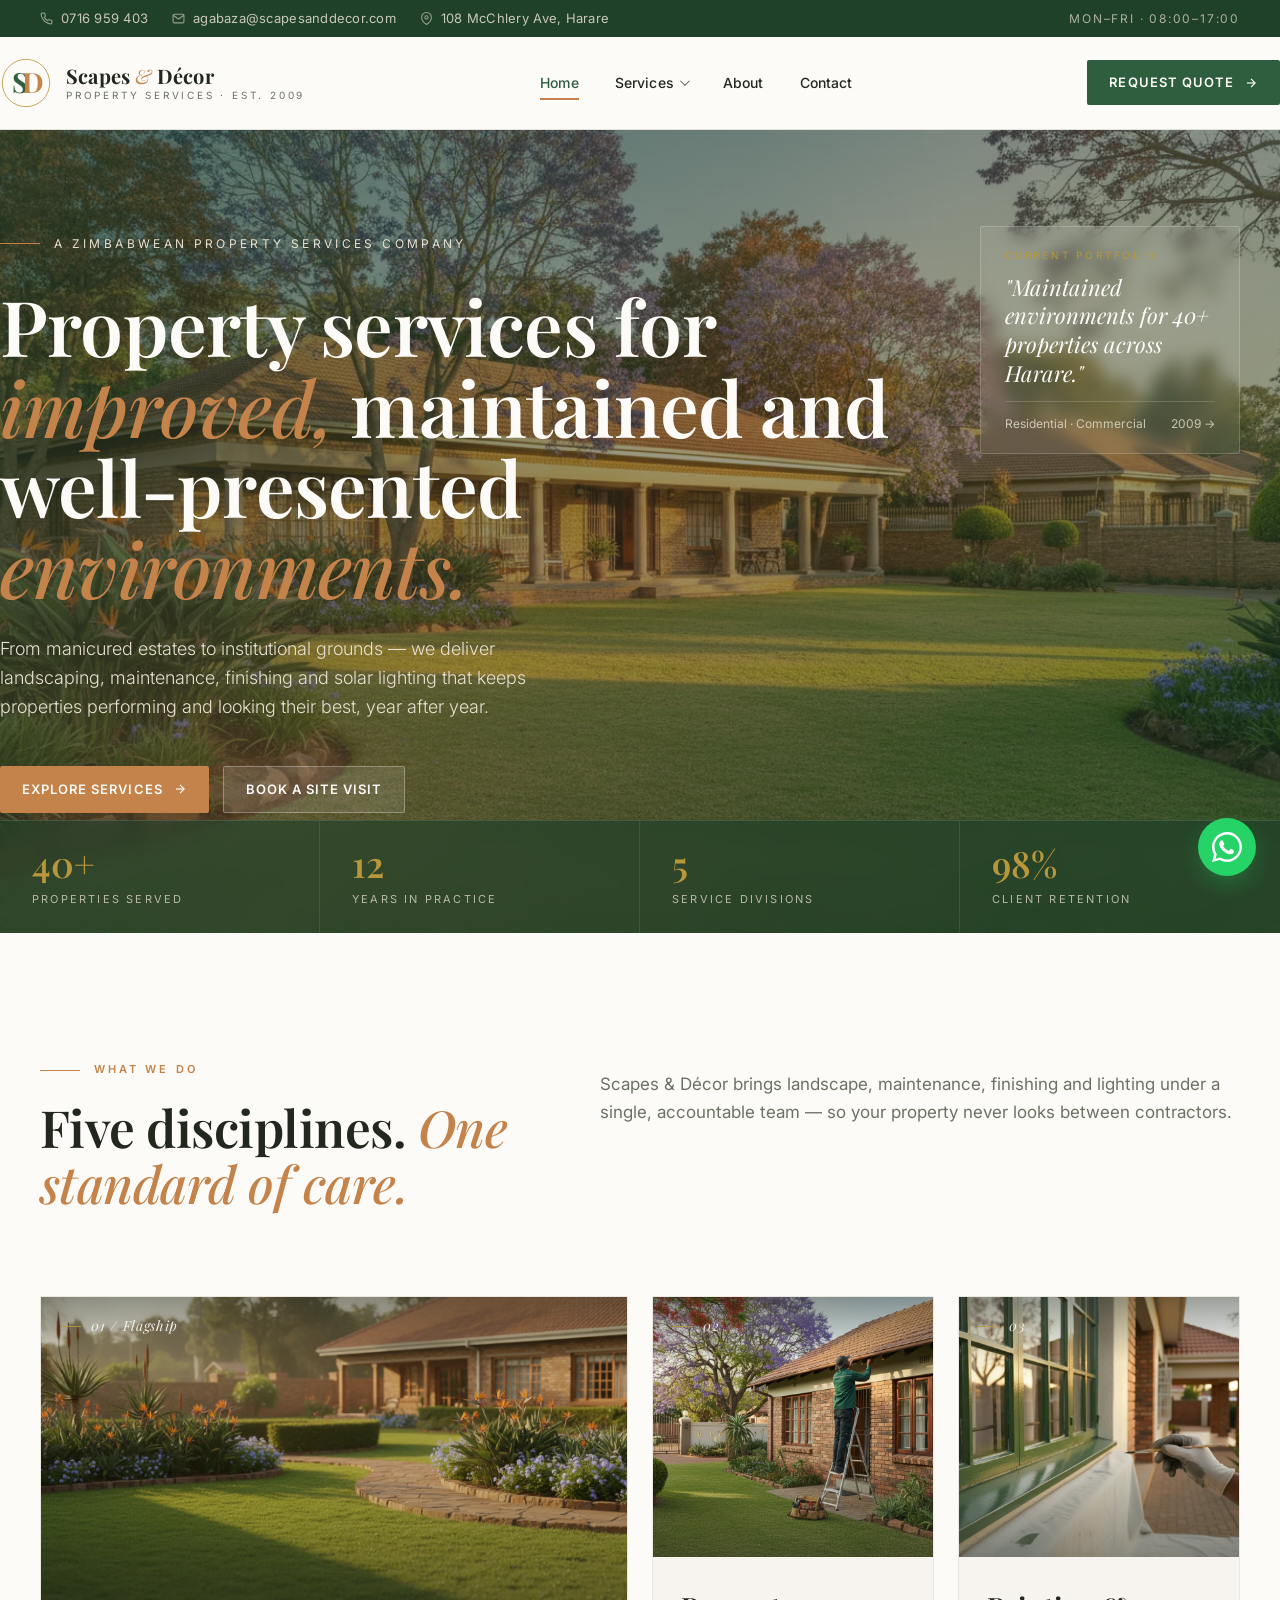
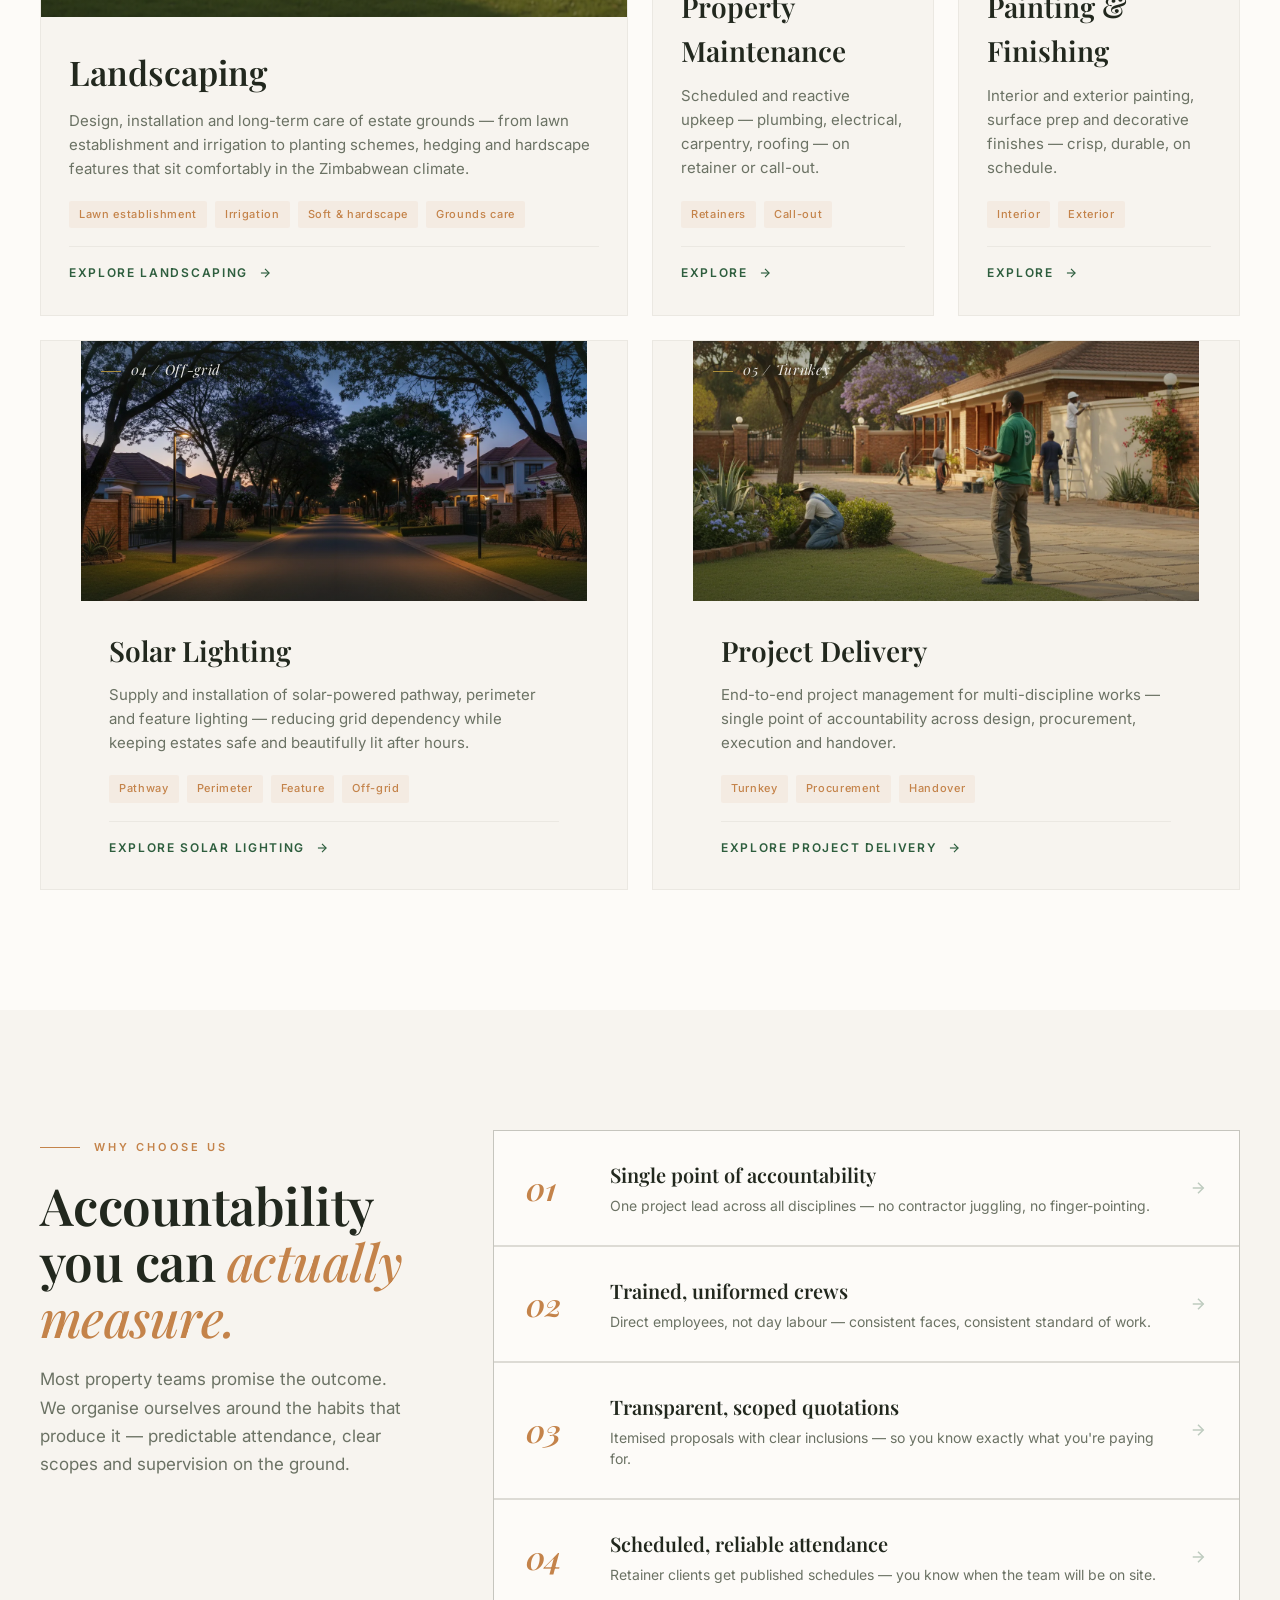
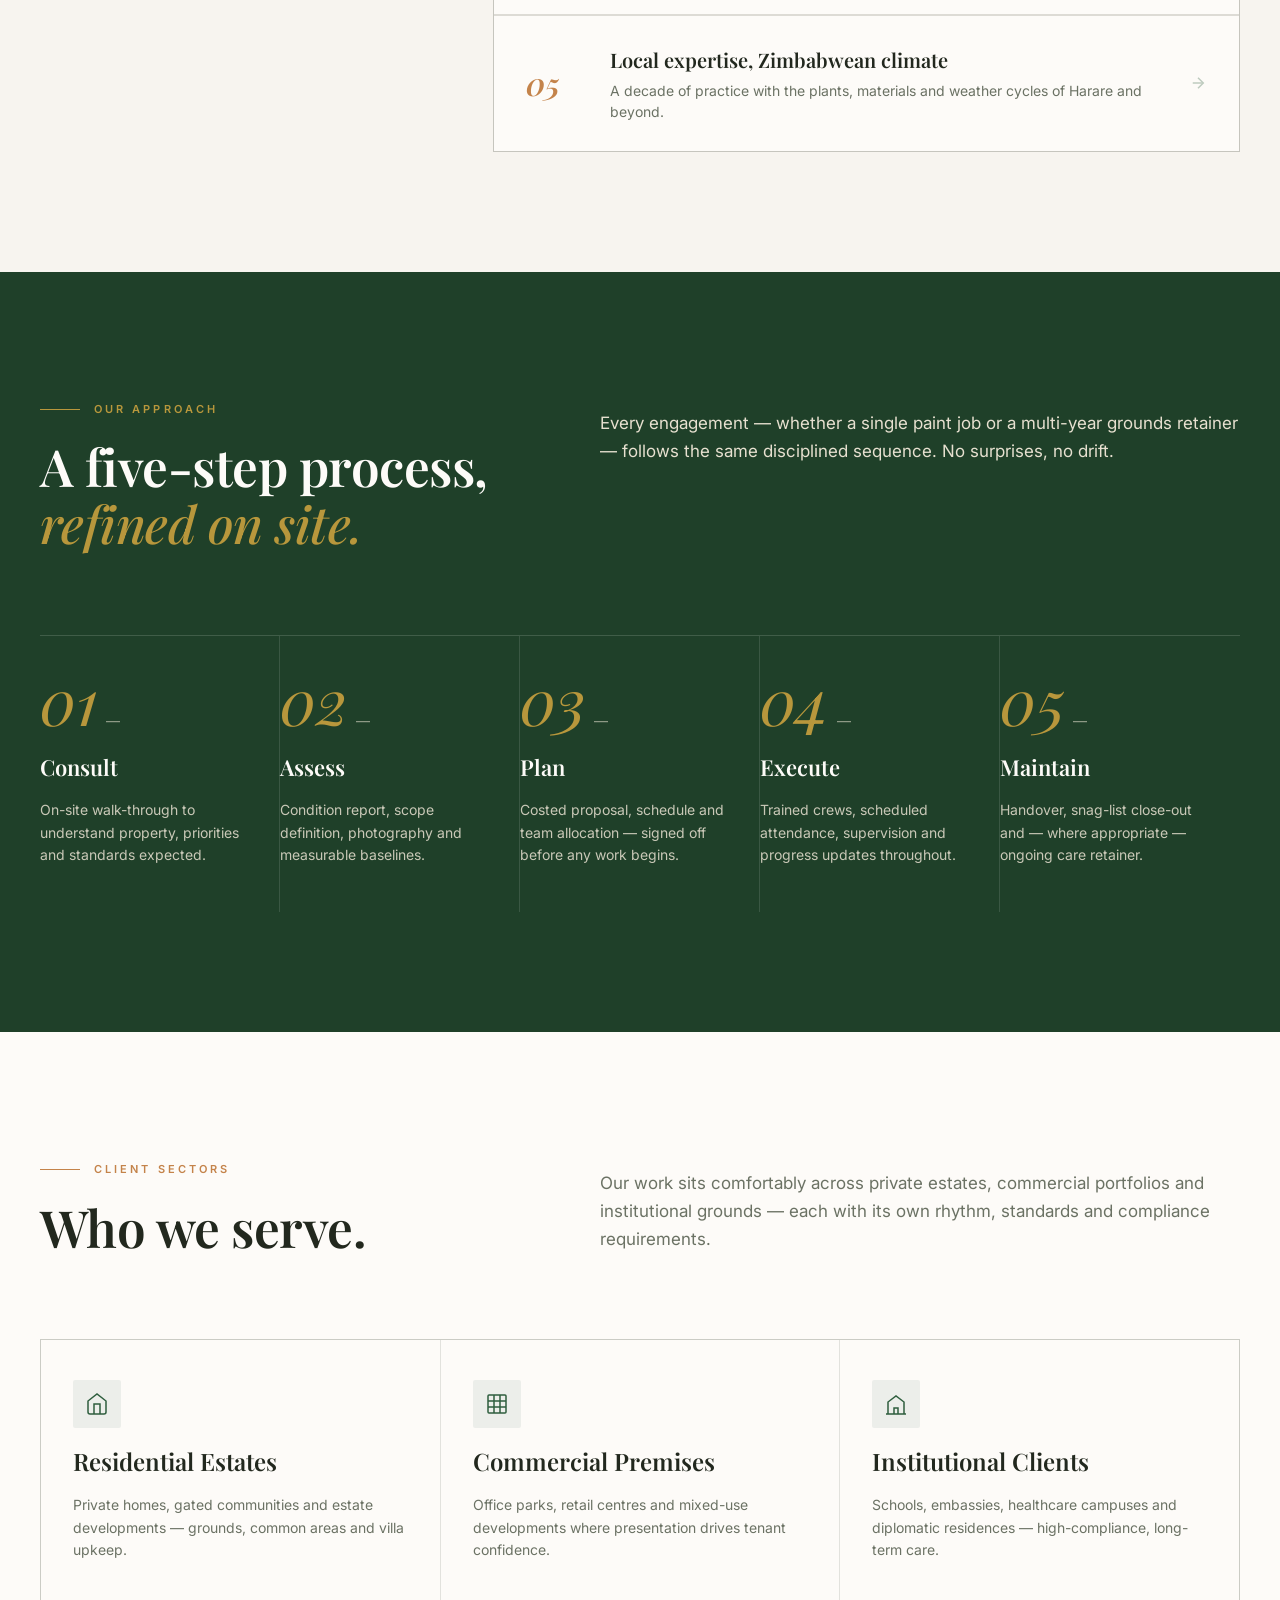
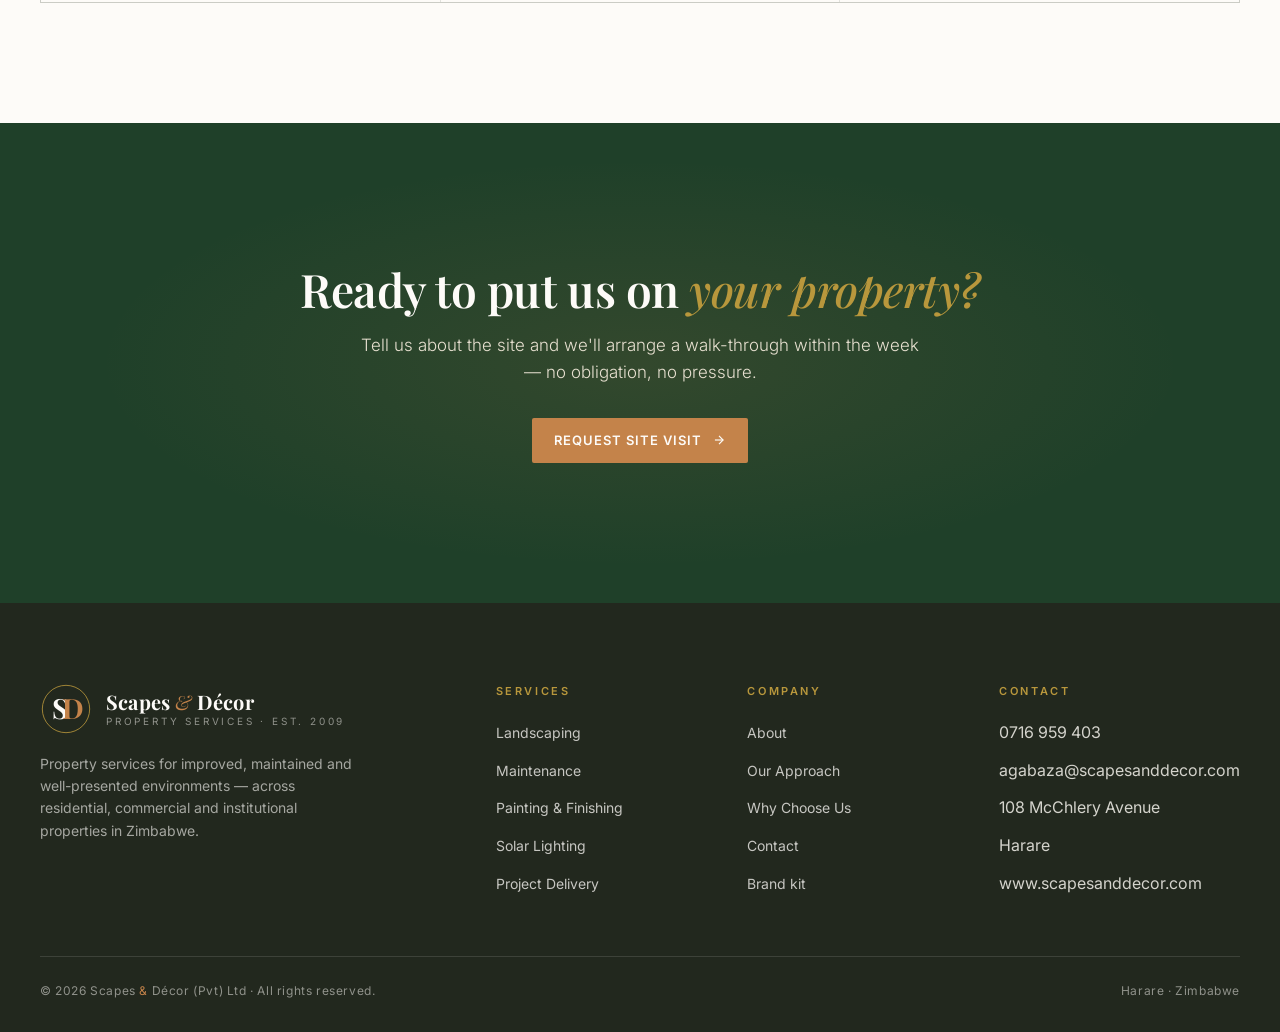
<file: index.html>
<!doctype html>
<html lang="en">
<head>
<meta charset="utf-8" />
<meta name="viewport" content="width=device-width, initial-scale=1" />
<title>Scapes & Décor — Property Services</title>
<meta name="description" content="Scapes & Décor is a Zimbabwean property services firm delivering landscaping, maintenance, painting & finishing, solar lighting and project delivery for residential estates, commercial premises and institutional clients across Harare." />
<meta name="robots" content="index, follow" />
<meta property="og:type" content="website" />
<meta property="og:site_name" content="Scapes & Décor" />
<meta property="og:title" content="Scapes & Décor — Property Services" />
<meta property="og:description" content="Scapes & Décor is a Zimbabwean property services firm delivering landscaping, maintenance, painting & finishing, solar lighting and project delivery for residential estates, commercial premises and institutional clients across Harare." />
<meta property="og:locale" content="en_ZW" />
<meta name="twitter:card" content="summary_large_image" />
<meta property="og:url" content="https://scapesanddecor.com/" />
<meta property="og:image" content="https://scapesanddecor.com/assets/img/social/hero-og.jpg" />
<meta property="og:image:type" content="image/jpeg" />
<meta property="og:image:width" content="1200" />
<meta property="og:image:height" content="630" />
<meta property="og:image:alt" content="Scapes & Décor — Zimbabwean property services" />
<meta name="twitter:image" content="https://scapesanddecor.com/assets/img/social/hero-og.jpg" />
<link rel="canonical" href="https://scapesanddecor.com/" />
<link rel="preload" as="image" href="assets/img/hero.webp" fetchpriority="high" />
<link rel="icon" type="image/svg+xml" href="favicon.svg">
<link rel="apple-touch-icon" href="brand/favicon/apple-touch-icon.svg">
<meta name="theme-color" content="#2E5E3E">
<link rel="preconnect" href="https://fonts.googleapis.com">
<link rel="preconnect" href="https://fonts.gstatic.com" crossorigin>
<link href="https://fonts.googleapis.com/css2?family=Inter:wght@300;400;500;600;700&family=Playfair+Display:ital,wght@0,400;0,600;0,700;0,800;1,400;1,600;1,700&display=swap" rel="stylesheet">
<link rel="stylesheet" href="assets/styles.css">
<script type="application/ld+json">
{
  "@context": "https://schema.org",
  "@type": "LocalBusiness",
  "name": "Scapes & Décor (Pvt) Ltd",
  "description": "Zimbabwean property services — landscaping, maintenance, painting & finishing, solar lighting and project delivery.",
  "url": "https://scapesanddecor.com",
  "telephone": "+263716959403",
  "email": "agabaza@scapesanddecor.com",
  "address": {
    "@type": "PostalAddress",
    "streetAddress": "108 McChlery Avenue",
    "addressLocality": "Harare",
    "addressCountry": "ZW"
  },
  "foundingDate": "2009",
  "areaServed": "Zimbabwe",
  "openingHours": "Mo-Fr 08:00-17:00"
}
</script>
</head>
<body>

<div class="topbar">
  <div class="container topbar-inner">
    <div class="topbar-left">
      <a href="tel:+263716959403">
        <svg width="13" height="13" viewBox="0 0 24 24" fill="none" stroke="currentColor" stroke-width="2"><path d="M22 16.92v3a2 2 0 0 1-2.18 2 19.86 19.86 0 0 1-8.63-3.07 19.5 19.5 0 0 1-6-6 19.86 19.86 0 0 1-3.07-8.67A2 2 0 0 1 4.11 2h3a2 2 0 0 1 2 1.72 12.84 12.84 0 0 0 .7 2.81 2 2 0 0 1-.45 2.11L8.09 9.91a16 16 0 0 0 6 6l1.27-1.27a2 2 0 0 1 2.11-.45 12.84 12.84 0 0 0 2.81.7A2 2 0 0 1 22 16.92z"/></svg>
        0716 959 403
      </a>
      <a href="mailto:agabaza@scapesanddecor.com">
        <svg width="13" height="13" viewBox="0 0 24 24" fill="none" stroke="currentColor" stroke-width="2"><path d="M4 4h16c1.1 0 2 .9 2 2v12c0 1.1-.9 2-2 2H4c-1.1 0-2-.9-2-2V6c0-1.1.9-2 2-2z"/><polyline points="22,6 12,13 2,6"/></svg>
        agabaza@scapesanddecor.com
      </a>
      <span>
        <svg width="13" height="13" viewBox="0 0 24 24" fill="none" stroke="currentColor" stroke-width="2"><path d="M21 10c0 7-9 13-9 13s-9-6-9-13a9 9 0 0 1 18 0z"/><circle cx="12" cy="10" r="3"/></svg>
        108 McChlery Ave, Harare
      </span>
    </div>
    <div class="topbar-right">
      <span>Mon–Fri · 08:00–17:00</span>
    </div>
  </div>
</div>

<nav class="main">
  <div class="container nav-inner">
    <div class="logo">
      <div class="logo-mark">
        <svg viewBox="0 0 56 56" fill="none" xmlns="http://www.w3.org/2000/svg" aria-label="Scapes & Décor mark">
          <circle cx="28" cy="28" r="25.5" stroke="#B8973C" stroke-width="0.9"/>
          <text x="22" y="39" font-family="'Playfair Display', 'Didot', Georgia, serif" font-size="30" font-weight="700" fill="#2E5E3E" text-anchor="middle" aria-hidden="true">S</text>
          <text x="35" y="39" font-family="'Playfair Display', 'Didot', Georgia, serif" font-size="30" font-weight="700" fill="#C4834A" text-anchor="middle" aria-hidden="true">D</text>
        </svg>
      </div>
      <div class="logo-text">
        <div class="logo-name">Scapes <em>&</em> Décor</div>
        <div class="logo-sub">Property Services · Est. 2009</div>
      </div>
    </div>
    <input type="checkbox" id="nav-toggle" class="nav-checkbox" />
    <label for="nav-toggle" class="nav-toggle" aria-label="Toggle menu">
      <svg viewBox="0 0 24 24" fill="none" stroke="currentColor" stroke-width="2" stroke-linecap="round">
        <line class="ham-top" x1="4" y1="7" x2="20" y2="7"/>
        <line class="ham-mid" x1="4" y1="12" x2="20" y2="12"/>
        <line class="ham-bot" x1="4" y1="17" x2="20" y2="17"/>
      </svg>
    </label>
    <ul class="nav-links">
      <li><a href="#top" class="active">Home</a></li>
      <li class="has-dropdown">
        <a href="#services">Services</a>
        <ul class="dropdown">
          <li><a href="services/landscaping.html"><span class="dd-num">01</span>Landscaping</a></li>
          <li><a href="services/maintenance.html"><span class="dd-num">02</span>Property Maintenance</a></li>
          <li><a href="services/painting.html"><span class="dd-num">03</span>Painting &amp; Finishing</a></li>
          <li><a href="services/solar-lighting.html"><span class="dd-num">04</span>Solar Lighting</a></li>
          <li><a href="services/project-delivery.html"><span class="dd-num">05</span>Project Delivery</a></li>
        </ul>
      </li>
      <li><a href="about.html">About</a></li>
      <li><a href="contact.html">Contact</a></li>
    </ul>
    <a class="btn btn-primary" href="contact.html">Request Quote
      <svg viewBox="0 0 24 24" fill="none" stroke="currentColor" stroke-width="2"><line x1="5" y1="12" x2="19" y2="12"/><polyline points="12 5 19 12 12 19"/></svg>
    </a>
  </div>
</nav>

<header class="hero" id="top">
  <div class="hero-bg"></div>
  <div class="container hero-inner">
    <div class="hero-eyebrow">
      <span class="bar"></span>
      A Zimbabwean Property Services Company
    </div>
    <h1 class="hero-title">Property services for <em>improved,</em> maintained and well-presented <em>environments.</em></h1>
    <p class="hero-sub">From manicured estates to institutional grounds — we deliver landscaping, maintenance, finishing and solar lighting that keeps properties performing and looking their best, year after year.</p>
    <div class="hero-cta">
      <a class="btn btn-clay" href="#services">Explore Services
        <svg viewBox="0 0 24 24" fill="none" stroke="currentColor" stroke-width="2"><line x1="5" y1="12" x2="19" y2="12"/><polyline points="12 5 19 12 12 19"/></svg>
      </a>
      <a class="btn btn-light" href="contact.html">Book a Site Visit</a>
    </div>
  </div>

  <aside class="hero-badge">
    <div class="hero-badge-label">Current Portfolio</div>
    <div class="hero-badge-title">"Maintained environments for 40+ properties across Harare."</div>
    <div class="hero-badge-meta"><span>Residential · Commercial</span><span>2009 →</span></div>
  </aside>

  <div class="hero-metrics">
    <div class="hero-metric"><div class="hero-metric-num">40+</div><div class="hero-metric-lbl">Properties Served</div></div>
    <div class="hero-metric"><div class="hero-metric-num">12</div><div class="hero-metric-lbl">Years in Practice</div></div>
    <div class="hero-metric"><div class="hero-metric-num">5</div><div class="hero-metric-lbl">Service Divisions</div></div>
    <div class="hero-metric"><div class="hero-metric-num">98%</div><div class="hero-metric-lbl">Client Retention</div></div>
  </div>
</header>

<section id="services">
  <div class="container">
    <div class="section-header">
      <div>
        <div class="section-label"><span class="bar"></span>What We Do</div>
        <h2 class="section-title">Five disciplines. <em>One standard of care.</em></h2>
      </div>
      <p class="section-intro">Scapes & Décor brings landscape, maintenance, finishing and lighting under a single, accountable team — so your property never looks between contractors.</p>
    </div>

    <div class="services-grid">
      <article class="service-card big">
        <a href="services/landscaping.html" style="display:contents">
          <div class="service-img">
            <div class="svg-ph ph-landscape">[ LANDSCAPING · lawn · beds · hardscape ]</div>
            <div class="service-num">01 / Flagship</div>
          </div>
          <div class="service-body">
            <h3 class="service-name">Landscaping</h3>
            <p class="service-desc">Design, installation and long-term care of estate grounds — from lawn establishment and irrigation to planting schemes, hedging and hardscape features that sit comfortably in the Zimbabwean climate.</p>
            <div class="service-tags">
              <span class="service-tag">Lawn establishment</span>
              <span class="service-tag">Irrigation</span>
              <span class="service-tag">Soft & hardscape</span>
              <span class="service-tag">Grounds care</span>
            </div>
            <span class="service-link">Explore Landscaping
              <svg viewBox="0 0 24 24" fill="none" stroke="currentColor" stroke-width="2"><line x1="5" y1="12" x2="19" y2="12"/><polyline points="12 5 19 12 12 19"/></svg>
            </span>
          </div>
        </a>
      </article>

      <article class="service-card small">
        <a href="services/maintenance.html" style="display:contents">
          <div class="service-img">
            <div class="svg-ph ph-maint">[ MAINTENANCE · handyman · repair ]</div>
            <div class="service-num">02</div>
          </div>
          <div class="service-body">
            <h3 class="service-name">Property Maintenance</h3>
            <p class="service-desc">Scheduled and reactive upkeep — plumbing, electrical, carpentry, roofing — on retainer or call-out.</p>
            <div class="service-tags">
              <span class="service-tag">Retainers</span>
              <span class="service-tag">Call-out</span>
            </div>
            <span class="service-link">Explore
              <svg viewBox="0 0 24 24" fill="none" stroke="currentColor" stroke-width="2"><line x1="5" y1="12" x2="19" y2="12"/><polyline points="12 5 19 12 12 19"/></svg>
            </span>
          </div>
        </a>
      </article>

      <article class="service-card small">
        <a href="services/painting.html" style="display:contents">
          <div class="service-img">
            <div class="svg-ph ph-paint">[ PAINTING · interiors · exteriors ]</div>
            <div class="service-num">03</div>
          </div>
          <div class="service-body">
            <h3 class="service-name">Painting & Finishing</h3>
            <p class="service-desc">Interior and exterior painting, surface prep and decorative finishes — crisp, durable, on schedule.</p>
            <div class="service-tags">
              <span class="service-tag">Interior</span>
              <span class="service-tag">Exterior</span>
            </div>
            <span class="service-link">Explore
              <svg viewBox="0 0 24 24" fill="none" stroke="currentColor" stroke-width="2"><line x1="5" y1="12" x2="19" y2="12"/><polyline points="12 5 19 12 12 19"/></svg>
            </span>
          </div>
        </a>
      </article>

      <article class="service-card wide">
        <a href="services/solar-lighting.html" style="display:contents">
          <div class="service-img">
            <div class="svg-ph ph-solar">[ SOLAR LIGHTING · pathways · perimeter · feature ]</div>
            <div class="service-num">04 / Off-grid</div>
          </div>
          <div class="service-body">
            <h3 class="service-name">Solar Lighting</h3>
            <p class="service-desc">Supply and installation of solar-powered pathway, perimeter and feature lighting — reducing grid dependency while keeping estates safe and beautifully lit after hours.</p>
            <div class="service-tags">
              <span class="service-tag">Pathway</span>
              <span class="service-tag">Perimeter</span>
              <span class="service-tag">Feature</span>
              <span class="service-tag">Off-grid</span>
            </div>
            <span class="service-link">Explore Solar Lighting
              <svg viewBox="0 0 24 24" fill="none" stroke="currentColor" stroke-width="2"><line x1="5" y1="12" x2="19" y2="12"/><polyline points="12 5 19 12 12 19"/></svg>
            </span>
          </div>
        </a>
      </article>

      <article class="service-card wide">
        <a href="services/project-delivery.html" style="display:contents">
          <div class="service-img">
            <div class="svg-ph ph-project">[ PROJECT DELIVERY · management · coordination ]</div>
            <div class="service-num">05 / Turnkey</div>
          </div>
          <div class="service-body">
            <h3 class="service-name">Project Delivery</h3>
            <p class="service-desc">End-to-end project management for multi-discipline works — single point of accountability across design, procurement, execution and handover.</p>
            <div class="service-tags">
              <span class="service-tag">Turnkey</span>
              <span class="service-tag">Procurement</span>
              <span class="service-tag">Handover</span>
            </div>
            <span class="service-link">Explore Project Delivery
              <svg viewBox="0 0 24 24" fill="none" stroke="currentColor" stroke-width="2"><line x1="5" y1="12" x2="19" y2="12"/><polyline points="12 5 19 12 12 19"/></svg>
            </span>
          </div>
        </a>
      </article>
    </div>
  </div>
</section>

<section id="why">
  <div class="container">
    <div class="why-grid">
      <div>
        <div class="section-label"><span class="bar"></span>Why Choose Us</div>
        <h2 class="section-title">Accountability you can <em>actually measure.</em></h2>
        <p class="section-intro">Most property teams promise the outcome. We organise ourselves around the habits that produce it — predictable attendance, clear scopes and supervision on the ground.</p>
      </div>

      <div class="why-list">
        <div class="why-item">
          <div class="why-num">01</div>
          <div class="why-text">
            <h4>Single point of accountability</h4>
            <p>One project lead across all disciplines — no contractor juggling, no finger-pointing.</p>
          </div>
          <svg class="why-arrow" width="18" height="18" viewBox="0 0 24 24" fill="none" stroke="currentColor" stroke-width="2"><line x1="5" y1="12" x2="19" y2="12"/><polyline points="12 5 19 12 12 19"/></svg>
        </div>
        <div class="why-item">
          <div class="why-num">02</div>
          <div class="why-text">
            <h4>Trained, uniformed crews</h4>
            <p>Direct employees, not day labour — consistent faces, consistent standard of work.</p>
          </div>
          <svg class="why-arrow" width="18" height="18" viewBox="0 0 24 24" fill="none" stroke="currentColor" stroke-width="2"><line x1="5" y1="12" x2="19" y2="12"/><polyline points="12 5 19 12 12 19"/></svg>
        </div>
        <div class="why-item">
          <div class="why-num">03</div>
          <div class="why-text">
            <h4>Transparent, scoped quotations</h4>
            <p>Itemised proposals with clear inclusions — so you know exactly what you're paying for.</p>
          </div>
          <svg class="why-arrow" width="18" height="18" viewBox="0 0 24 24" fill="none" stroke="currentColor" stroke-width="2"><line x1="5" y1="12" x2="19" y2="12"/><polyline points="12 5 19 12 12 19"/></svg>
        </div>
        <div class="why-item">
          <div class="why-num">04</div>
          <div class="why-text">
            <h4>Scheduled, reliable attendance</h4>
            <p>Retainer clients get published schedules — you know when the team will be on site.</p>
          </div>
          <svg class="why-arrow" width="18" height="18" viewBox="0 0 24 24" fill="none" stroke="currentColor" stroke-width="2"><line x1="5" y1="12" x2="19" y2="12"/><polyline points="12 5 19 12 12 19"/></svg>
        </div>
        <div class="why-item">
          <div class="why-num">05</div>
          <div class="why-text">
            <h4>Local expertise, Zimbabwean climate</h4>
            <p>A decade of practice with the plants, materials and weather cycles of Harare and beyond.</p>
          </div>
          <svg class="why-arrow" width="18" height="18" viewBox="0 0 24 24" fill="none" stroke="currentColor" stroke-width="2"><line x1="5" y1="12" x2="19" y2="12"/><polyline points="12 5 19 12 12 19"/></svg>
        </div>
      </div>
    </div>
  </div>
</section>

<section id="approach">
  <div class="container">
    <div class="section-header">
      <div>
        <div class="section-label"><span class="bar"></span>Our Approach</div>
        <h2 class="section-title">A five-step process, <em>refined on site.</em></h2>
      </div>
      <p class="section-intro">Every engagement — whether a single paint job or a multi-year grounds retainer — follows the same disciplined sequence. No surprises, no drift.</p>
    </div>

    <div class="steps">
      <div class="step">
        <div class="step-num">01<sup>—</sup></div>
        <h3 class="step-title">Consult</h3>
        <p class="step-desc">On-site walk-through to understand property, priorities and standards expected.</p>
      </div>
      <div class="step">
        <div class="step-num">02<sup>—</sup></div>
        <h3 class="step-title">Assess</h3>
        <p class="step-desc">Condition report, scope definition, photography and measurable baselines.</p>
      </div>
      <div class="step">
        <div class="step-num">03<sup>—</sup></div>
        <h3 class="step-title">Plan</h3>
        <p class="step-desc">Costed proposal, schedule and team allocation — signed off before any work begins.</p>
      </div>
      <div class="step">
        <div class="step-num">04<sup>—</sup></div>
        <h3 class="step-title">Execute</h3>
        <p class="step-desc">Trained crews, scheduled attendance, supervision and progress updates throughout.</p>
      </div>
      <div class="step">
        <div class="step-num">05<sup>—</sup></div>
        <h3 class="step-title">Maintain</h3>
        <p class="step-desc">Handover, snag-list close-out and — where appropriate — ongoing care retainer.</p>
      </div>
    </div>
  </div>
</section>

<section id="sectors">
  <div class="container">
    <div class="section-header">
      <div>
        <div class="section-label"><span class="bar"></span>Client Sectors</div>
        <h2 class="section-title">Who we serve.</h2>
      </div>
      <p class="section-intro">Our work sits comfortably across private estates, commercial portfolios and institutional grounds — each with its own rhythm, standards and compliance requirements.</p>
    </div>

    <div class="sectors-grid">
      <div class="sector">
        <div class="sector-icon">
          <svg viewBox="0 0 24 24" fill="none" stroke="currentColor"><path d="M3 9l9-7 9 7v11a2 2 0 0 1-2 2H5a2 2 0 0 1-2-2z"/><polyline points="9 22 9 12 15 12 15 22"/></svg>
        </div>
        <h3 class="sector-name">Residential Estates</h3>
        <p class="sector-desc">Private homes, gated communities and estate developments — grounds, common areas and villa upkeep.</p>
      </div>
      <div class="sector">
        <div class="sector-icon">
          <svg viewBox="0 0 24 24" fill="none" stroke="currentColor"><rect x="3" y="3" width="18" height="18" rx="1"/><path d="M9 3v18M15 3v18M3 9h18M3 15h18"/></svg>
        </div>
        <h3 class="sector-name">Commercial Premises</h3>
        <p class="sector-desc">Office parks, retail centres and mixed-use developments where presentation drives tenant confidence.</p>
      </div>
      <div class="sector">
        <div class="sector-icon">
          <svg viewBox="0 0 24 24" fill="none" stroke="currentColor"><path d="M2 22h20M4 22V10l8-6 8 6v12M10 22v-6h4v6"/></svg>
        </div>
        <h3 class="sector-name">Institutional Clients</h3>
        <p class="sector-desc">Schools, embassies, healthcare campuses and diplomatic residences — high-compliance, long-term care.</p>
      </div>
    </div>
  </div>
</section>

<section class="cta-strip">
  <div class="container">
    <h2>Ready to put us on <em>your property?</em></h2>
    <p>Tell us about the site and we'll arrange a walk-through within the week — no obligation, no pressure.</p>
    <a class="btn btn-clay" href="contact.html">Request Site Visit
      <svg viewBox="0 0 24 24" fill="none" stroke="currentColor" stroke-width="2"><line x1="5" y1="12" x2="19" y2="12"/><polyline points="12 5 19 12 12 19"/></svg>
    </a>
  </div>
</section>

<footer>
  <div class="container">
    <div class="footer-grid">
      <div class="footer-brand">
        <div class="logo">
          <div class="logo-mark">
            <svg viewBox="0 0 56 56" fill="none" xmlns="http://www.w3.org/2000/svg" aria-label="Scapes & Décor mark">
              <circle cx="28" cy="28" r="25.5" stroke="#B8973C" stroke-width="0.9"/>
              <text x="22" y="39" font-family="'Playfair Display', 'Didot', Georgia, serif" font-size="30" font-weight="700" fill="#FDFBF8" text-anchor="middle" aria-hidden="true">S</text>
              <text x="35" y="39" font-family="'Playfair Display', 'Didot', Georgia, serif" font-size="30" font-weight="700" fill="#C4834A" text-anchor="middle" aria-hidden="true">D</text>
            </svg>
          </div>
          <div class="logo-text">
            <div class="logo-name">Scapes <em>&</em> Décor</div>
            <div class="logo-sub">Property Services · Est. 2009</div>
          </div>
        </div>
        <p>Property services for improved, maintained and well-presented environments — across residential, commercial and institutional properties in Zimbabwe.</p>
      </div>
      <div class="footer-col">
        <h5>Services</h5>
        <ul>
          <li><a href="services/landscaping.html">Landscaping</a></li>
          <li><a href="services/maintenance.html">Maintenance</a></li>
          <li><a href="services/painting.html">Painting & Finishing</a></li>
          <li><a href="services/solar-lighting.html">Solar Lighting</a></li>
          <li><a href="services/project-delivery.html">Project Delivery</a></li>
        </ul>
      </div>
      <div class="footer-col">
        <h5>Company</h5>
        <ul>
          <li><a href="about.html">About</a></li>
          <li><a href="#approach">Our Approach</a></li>
          <li><a href="#why">Why Choose Us</a></li>
          <li><a href="contact.html">Contact</a></li>
          <li><a href="brand.html">Brand kit</a></li>
        </ul>
      </div>
      <div class="footer-col">
        <h5>Contact</h5>
        <ul>
          <li>0716 959 403</li>
          <li>agabaza@scapesanddecor.com</li>
          <li>108 McChlery Avenue</li>
          <li>Harare</li>
          <li>www.scapesanddecor.com</li>
        </ul>
      </div>
    </div>
    <div class="footer-bar">
      <div>© 2026 Scapes <em>&</em> Décor (Pvt) Ltd · All rights reserved.</div>
      <div>Harare · Zimbabwe</div>
    </div>
  </div>
</footer>

<script>
  (function(){
    const links = document.querySelectorAll('.nav-links a');
    const sections = ['top','services','why','approach','sectors']
      .map(id=>document.getElementById(id)).filter(Boolean);
    function update(){
      const y = window.scrollY + 120;
      let cur = 'top';
      sections.forEach(s=>{ if(s.offsetTop <= y) cur = s.id; });
      links.forEach(a=>{
        a.classList.toggle('active', a.getAttribute('href') === '#'+cur);
      });
    }
    window.addEventListener('scroll', update);
    update();
  })();
</script>
<a class="whatsapp-fab" href="https://wa.me/263777299904?text=Hi%20Scapes%20%26%20D%C3%A9cor%2C%20I%27d%20like%20to%20enquire%20about..." target="_blank" rel="noopener" aria-label="Chat on WhatsApp">
  <svg viewBox="0 0 24 24" fill="currentColor" aria-hidden="true"><path d="M20.5 3.5A11.8 11.8 0 0 0 12 0C5.4 0 0 5.4 0 12c0 2.1.6 4.2 1.6 6L0 24l6.2-1.6A11.9 11.9 0 0 0 12 24c6.6 0 12-5.4 12-12 0-3.2-1.2-6.2-3.5-8.5zM12 22a10 10 0 0 1-5.1-1.4l-.4-.2-3.7 1 1-3.6-.2-.4A10 10 0 1 1 22 12c0 5.5-4.5 10-10 10zm5.5-7.5c-.3-.1-1.8-.9-2-1s-.5-.1-.7.1-.8 1-1 1.2-.4.2-.7.1c-.3-.1-1.3-.5-2.4-1.5a9 9 0 0 1-1.7-2c-.2-.3 0-.5.1-.6.1-.1.3-.3.4-.5l.3-.5c.1-.2 0-.3 0-.5l-.9-2c-.2-.5-.5-.5-.7-.5h-.6c-.2 0-.5.1-.8.4s-1 1-1 2.5 1 2.9 1.2 3.1c.1.2 2 3.1 4.9 4.3.7.3 1.2.5 1.6.6.7.2 1.3.2 1.8.1.5-.1 1.7-.7 2-1.4.3-.7.3-1.2.2-1.4-.1-.1-.3-.2-.6-.3z"/></svg>
</a>
</body>
</html>
</file>
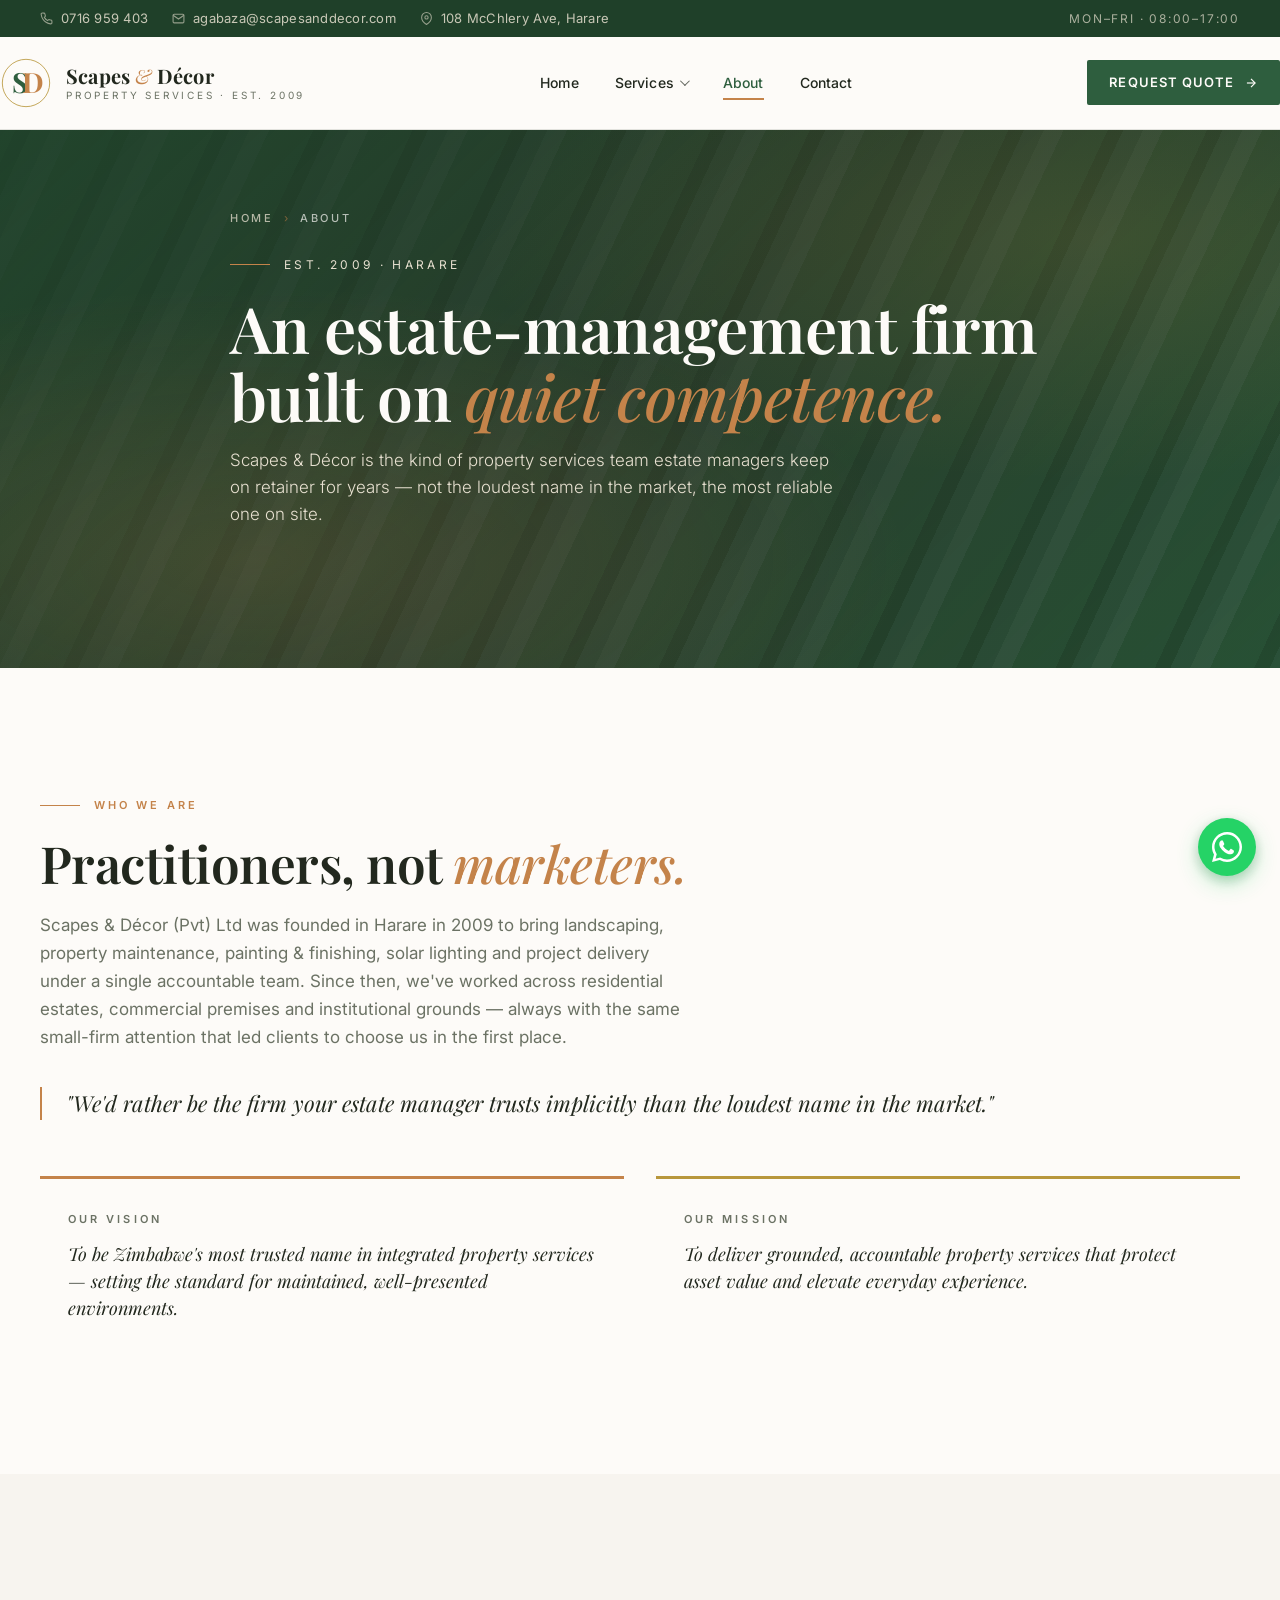
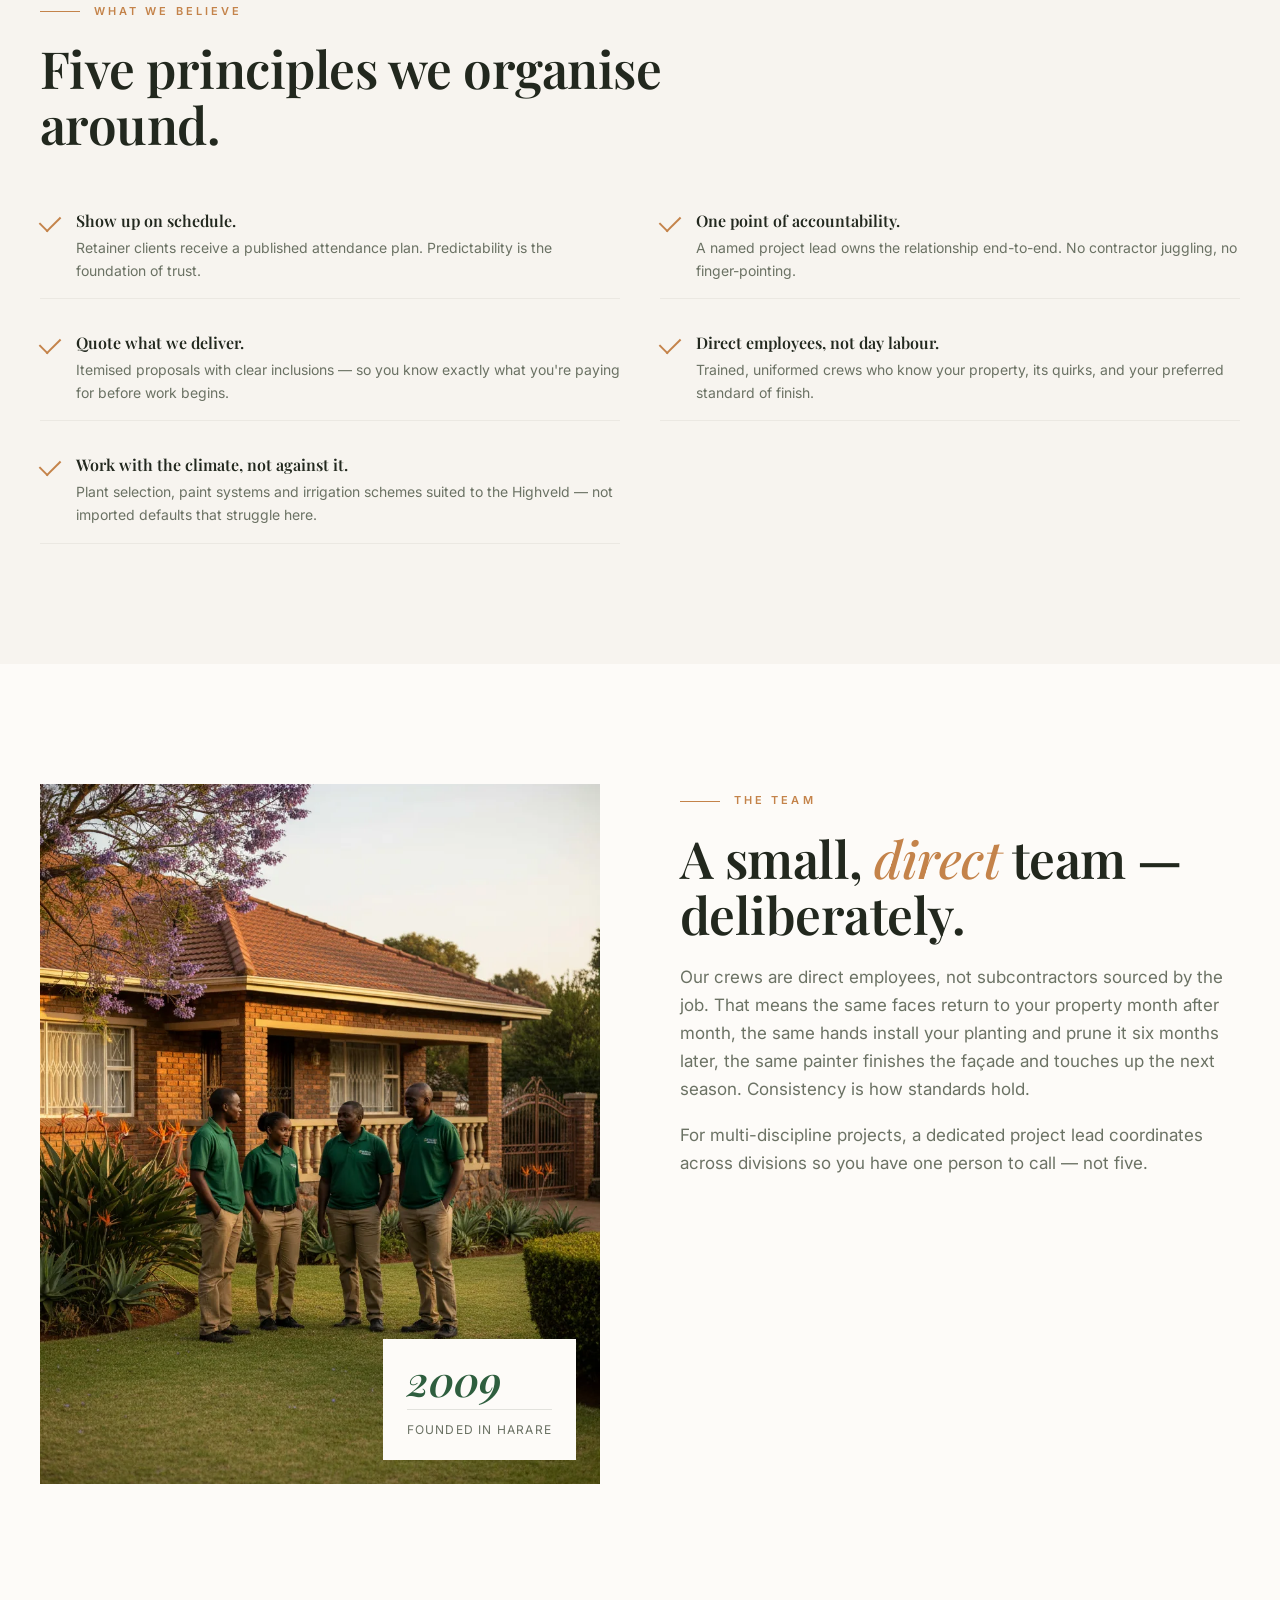
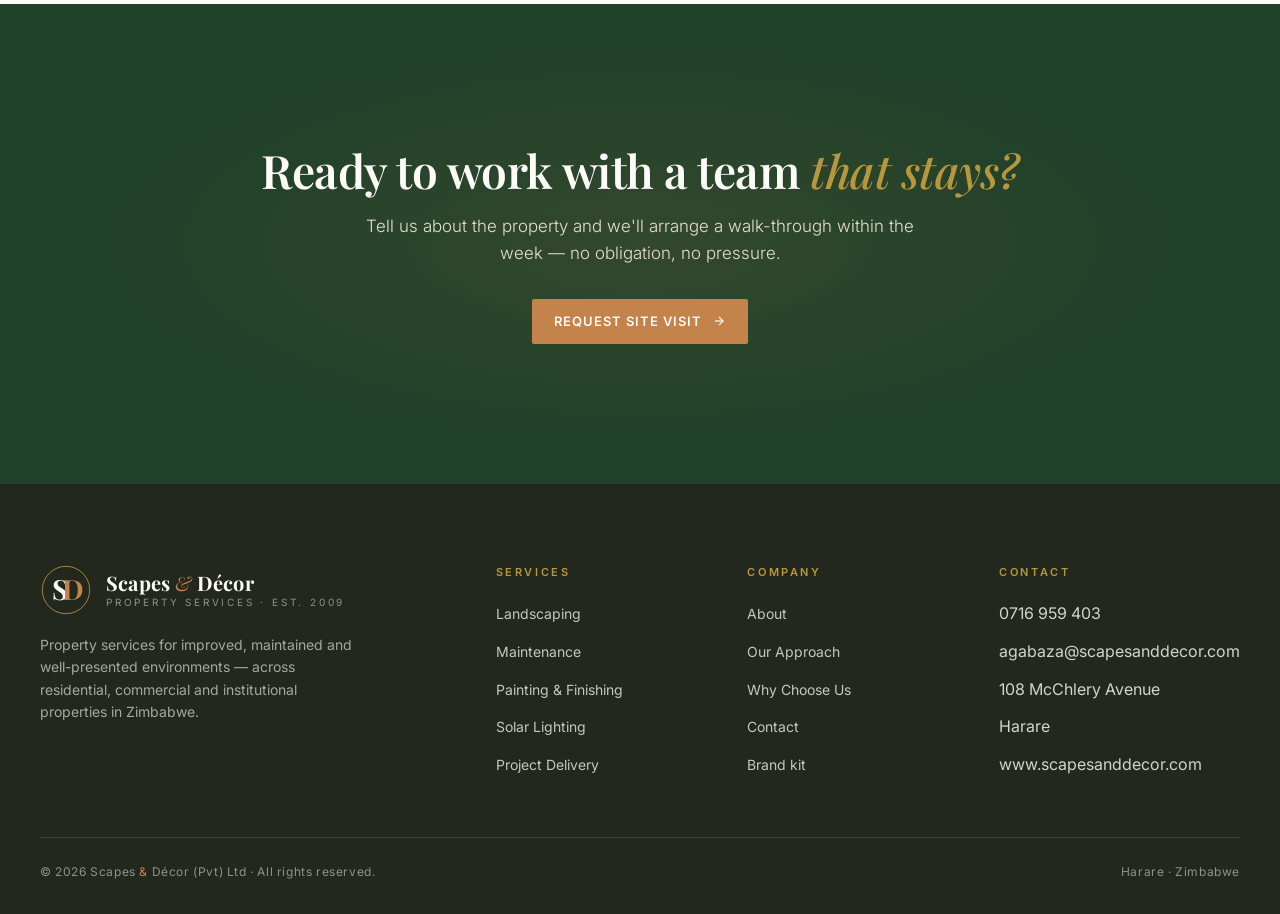
<file: about.html>
<!doctype html>
<html lang="en">
<head>
<meta charset="utf-8" />
<meta name="viewport" content="width=device-width, initial-scale=1" />
<title>About — Scapes & Décor</title>
<meta name="description" content="About Scapes & Décor — a Zimbabwean property services firm founded in 2009, delivering integrated landscaping, maintenance, painting, solar lighting and project delivery across Harare." />
<meta name="robots" content="index, follow" />
<meta property="og:type" content="website" />
<meta property="og:site_name" content="Scapes & Décor" />
<meta property="og:title" content="About — Scapes & Décor" />
<meta property="og:description" content="About Scapes & Décor — a Zimbabwean property services firm founded in 2009, delivering integrated landscaping, maintenance, painting, solar lighting and project delivery across Harare." />
<meta property="og:locale" content="en_ZW" />
<meta name="twitter:card" content="summary_large_image" />
<meta property="og:url" content="https://scapesanddecor.com/about.html" />
<meta property="og:image" content="https://scapesanddecor.com/assets/img/social/about-og.jpg" />
<meta property="og:image:type" content="image/jpeg" />
<meta property="og:image:width" content="1200" />
<meta property="og:image:height" content="630" />
<meta property="og:image:alt" content="About Scapes & Décor — Zimbabwean property services" />
<meta name="twitter:image" content="https://scapesanddecor.com/assets/img/social/about-og.jpg" />
<link rel="canonical" href="https://scapesanddecor.com/about.html" />
<link rel="icon" type="image/svg+xml" href="favicon.svg">
<link rel="apple-touch-icon" href="brand/favicon/apple-touch-icon.svg">
<meta name="theme-color" content="#2E5E3E">
<link rel="preconnect" href="https://fonts.googleapis.com">
<link rel="preconnect" href="https://fonts.gstatic.com" crossorigin>
<link href="https://fonts.googleapis.com/css2?family=Inter:wght@300;400;500;600;700&family=Playfair+Display:ital,wght@0,400;0,600;0,700;0,800;1,400;1,600;1,700&display=swap" rel="stylesheet">
<link rel="stylesheet" href="assets/styles.css">
</head>
<body>

<div class="topbar">
  <div class="container topbar-inner">
    <div class="topbar-left">
      <a href="tel:+263716959403">
        <svg width="13" height="13" viewBox="0 0 24 24" fill="none" stroke="currentColor" stroke-width="2"><path d="M22 16.92v3a2 2 0 0 1-2.18 2 19.86 19.86 0 0 1-8.63-3.07 19.5 19.5 0 0 1-6-6 19.86 19.86 0 0 1-3.07-8.67A2 2 0 0 1 4.11 2h3a2 2 0 0 1 2 1.72 12.84 12.84 0 0 0 .7 2.81 2 2 0 0 1-.45 2.11L8.09 9.91a16 16 0 0 0 6 6l1.27-1.27a2 2 0 0 1 2.11-.45 12.84 12.84 0 0 0 2.81.7A2 2 0 0 1 22 16.92z"/></svg>
        0716 959 403
      </a>
      <a href="mailto:agabaza@scapesanddecor.com">
        <svg width="13" height="13" viewBox="0 0 24 24" fill="none" stroke="currentColor" stroke-width="2"><path d="M4 4h16c1.1 0 2 .9 2 2v12c0 1.1-.9 2-2 2H4c-1.1 0-2-.9-2-2V6c0-1.1.9-2 2-2z"/><polyline points="22,6 12,13 2,6"/></svg>
        agabaza@scapesanddecor.com
      </a>
      <span>
        <svg width="13" height="13" viewBox="0 0 24 24" fill="none" stroke="currentColor" stroke-width="2"><path d="M21 10c0 7-9 13-9 13s-9-6-9-13a9 9 0 0 1 18 0z"/><circle cx="12" cy="10" r="3"/></svg>
        108 McChlery Ave, Harare
      </span>
    </div>
    <div class="topbar-right">
      <span>Mon–Fri · 08:00–17:00</span>
    </div>
  </div>
</div>

<nav class="main">
  <div class="container nav-inner">
    <a class="logo" href="index.html">
      <div class="logo-mark">
        <svg viewBox="0 0 56 56" fill="none" xmlns="http://www.w3.org/2000/svg" aria-label="Scapes & Décor mark">
          <circle cx="28" cy="28" r="25.5" stroke="#B8973C" stroke-width="0.9"/>
          <text x="22" y="39" font-family="'Playfair Display', 'Didot', Georgia, serif" font-size="30" font-weight="700" fill="#2E5E3E" text-anchor="middle" aria-hidden="true">S</text>
          <text x="35" y="39" font-family="'Playfair Display', 'Didot', Georgia, serif" font-size="30" font-weight="700" fill="#C4834A" text-anchor="middle" aria-hidden="true">D</text>
        </svg>
      </div>
      <div class="logo-text">
        <div class="logo-name">Scapes <em>&</em> Décor</div>
        <div class="logo-sub">Property Services · Est. 2009</div>
      </div>
    </a>
    <input type="checkbox" id="nav-toggle" class="nav-checkbox" />
    <label for="nav-toggle" class="nav-toggle" aria-label="Toggle menu">
      <svg viewBox="0 0 24 24" fill="none" stroke="currentColor" stroke-width="2" stroke-linecap="round">
        <line class="ham-top" x1="4" y1="7" x2="20" y2="7"/>
        <line class="ham-mid" x1="4" y1="12" x2="20" y2="12"/>
        <line class="ham-bot" x1="4" y1="17" x2="20" y2="17"/>
      </svg>
    </label>
    <ul class="nav-links">
      <li><a href="index.html">Home</a></li>
      <li class="has-dropdown">
        <a href="index.html#services">Services</a>
        <ul class="dropdown">
          <li><a href="services/landscaping.html"><span class="dd-num">01</span>Landscaping</a></li>
          <li><a href="services/maintenance.html"><span class="dd-num">02</span>Property Maintenance</a></li>
          <li><a href="services/painting.html"><span class="dd-num">03</span>Painting &amp; Finishing</a></li>
          <li><a href="services/solar-lighting.html"><span class="dd-num">04</span>Solar Lighting</a></li>
          <li><a href="services/project-delivery.html"><span class="dd-num">05</span>Project Delivery</a></li>
        </ul>
      </li>
      <li><a href="about.html" class="active">About</a></li>
      <li><a href="contact.html">Contact</a></li>
    </ul>
    <a class="btn btn-primary" href="contact.html">Request Quote
      <svg viewBox="0 0 24 24" fill="none" stroke="currentColor" stroke-width="2"><line x1="5" y1="12" x2="19" y2="12"/><polyline points="12 5 19 12 12 19"/></svg>
    </a>
  </div>
</nav>

<header class="page-hero">
  <div class="container">
    <div class="page-breadcrumb">
      <a href="index.html">Home</a><span class="sep">›</span><span class="cur">About</span>
    </div>
    <div class="page-hero-eyebrow"><span class="bar"></span>Est. 2009 · Harare</div>
    <h1 class="page-hero-title">An estate-management firm built on <em>quiet competence.</em></h1>
    <p class="page-hero-sub">Scapes & Décor is the kind of property services team estate managers keep on retainer for years — not the loudest name in the market, the most reliable one on site.</p>
  </div>
</header>

<section class="content-section">
  <div class="container">
    <div class="section-label"><span class="bar"></span>Who we are</div>
    <h2 class="section-title">Practitioners, not <em>marketers.</em></h2>
    <p class="section-intro">Scapes & Décor (Pvt) Ltd was founded in Harare in 2009 to bring landscaping, property maintenance, painting & finishing, solar lighting and project delivery under a single accountable team. Since then, we've worked across residential estates, commercial premises and institutional grounds — always with the same small-firm attention that led clients to choose us in the first place.</p>

    <blockquote class="about-quote" style="margin-top:36px">"We'd rather be the firm your estate manager trusts implicitly than the loudest name in the market."</blockquote>

    <div class="vm-grid" style="margin-top:56px">
      <div class="vm-card">
        <div class="vm-label">Our Vision</div>
        <p class="vm-text">To be Zimbabwe's most trusted name in integrated property services — setting the standard for maintained, well-presented environments.</p>
      </div>
      <div class="vm-card gold">
        <div class="vm-label">Our Mission</div>
        <p class="vm-text">To deliver grounded, accountable property services that protect asset value and elevate everyday experience.</p>
      </div>
    </div>
  </div>
</section>

<section class="content-section alt">
  <div class="container">
    <div class="section-label"><span class="bar"></span>What we believe</div>
    <h2 class="section-title">Five principles we organise around.</h2>

    <ul class="scope-list" style="margin-top:40px">
      <li><strong>Show up on schedule.</strong><span>Retainer clients receive a published attendance plan. Predictability is the foundation of trust.</span></li>
      <li><strong>One point of accountability.</strong><span>A named project lead owns the relationship end-to-end. No contractor juggling, no finger-pointing.</span></li>
      <li><strong>Quote what we deliver.</strong><span>Itemised proposals with clear inclusions — so you know exactly what you're paying for before work begins.</span></li>
      <li><strong>Direct employees, not day labour.</strong><span>Trained, uniformed crews who know your property, its quirks, and your preferred standard of finish.</span></li>
      <li><strong>Work with the climate, not against it.</strong><span>Plant selection, paint systems and irrigation schemes suited to the Highveld — not imported defaults that struggle here.</span></li>
    </ul>
  </div>
</section>

<section class="content-section">
  <div class="container">
    <div class="about-grid" style="align-items:start">
      <div class="about-visual">
        <img src="assets/img/about.webp" alt="Scapes & Décor team at a Harare estate" loading="lazy" decoding="async" style="width:100%;height:100%;object-fit:cover;display:block" />
        <div class="about-stamp">
          <div class="about-stamp-year">2009</div>
          <div class="about-stamp-txt">Founded in Harare</div>
        </div>
      </div>
      <div>
        <div class="section-label"><span class="bar"></span>The team</div>
        <h2 class="section-title">A small, <em>direct</em> team — deliberately.</h2>
        <p class="section-intro">Our crews are direct employees, not subcontractors sourced by the job. That means the same faces return to your property month after month, the same hands install your planting and prune it six months later, the same painter finishes the façade and touches up the next season. Consistency is how standards hold.</p>
        <p class="section-intro" style="margin-top:18px">For multi-discipline projects, a dedicated project lead coordinates across divisions so you have one person to call — not five.</p>
      </div>
    </div>
  </div>
</section>

<section class="cta-strip">
  <div class="container">
    <h2>Ready to work with a team <em>that stays?</em></h2>
    <p>Tell us about the property and we'll arrange a walk-through within the week — no obligation, no pressure.</p>
    <a class="btn btn-clay" href="contact.html">Request Site Visit
      <svg viewBox="0 0 24 24" fill="none" stroke="currentColor" stroke-width="2"><line x1="5" y1="12" x2="19" y2="12"/><polyline points="12 5 19 12 12 19"/></svg>
    </a>
  </div>
</section>

<footer>
  <div class="container">
    <div class="footer-grid">
      <div class="footer-brand">
        <div class="logo">
          <div class="logo-mark">
            <svg viewBox="0 0 56 56" fill="none" xmlns="http://www.w3.org/2000/svg" aria-label="Scapes & Décor mark">
              <circle cx="28" cy="28" r="25.5" stroke="#B8973C" stroke-width="0.9"/>
              <text x="22" y="39" font-family="'Playfair Display', 'Didot', Georgia, serif" font-size="30" font-weight="700" fill="#FDFBF8" text-anchor="middle" aria-hidden="true">S</text>
              <text x="35" y="39" font-family="'Playfair Display', 'Didot', Georgia, serif" font-size="30" font-weight="700" fill="#C4834A" text-anchor="middle" aria-hidden="true">D</text>
            </svg>
          </div>
          <div class="logo-text">
            <div class="logo-name">Scapes <em>&</em> Décor</div>
            <div class="logo-sub">Property Services · Est. 2009</div>
          </div>
        </div>
        <p>Property services for improved, maintained and well-presented environments — across residential, commercial and institutional properties in Zimbabwe.</p>
      </div>
      <div class="footer-col">
        <h5>Services</h5>
        <ul>
          <li><a href="services/landscaping.html">Landscaping</a></li>
          <li><a href="services/maintenance.html">Maintenance</a></li>
          <li><a href="services/painting.html">Painting & Finishing</a></li>
          <li><a href="services/solar-lighting.html">Solar Lighting</a></li>
          <li><a href="services/project-delivery.html">Project Delivery</a></li>
        </ul>
      </div>
      <div class="footer-col">
        <h5>Company</h5>
        <ul>
          <li><a href="about.html">About</a></li>
          <li><a href="index.html#approach">Our Approach</a></li>
          <li><a href="index.html#why">Why Choose Us</a></li>
          <li><a href="contact.html">Contact</a></li>
          <li><a href="brand.html">Brand kit</a></li>
        </ul>
      </div>
      <div class="footer-col">
        <h5>Contact</h5>
        <ul>
          <li>0716 959 403</li>
          <li>agabaza@scapesanddecor.com</li>
          <li>108 McChlery Avenue</li>
          <li>Harare</li>
          <li>www.scapesanddecor.com</li>
        </ul>
      </div>
    </div>
    <div class="footer-bar">
      <div>© 2026 Scapes <em>&</em> Décor (Pvt) Ltd · All rights reserved.</div>
      <div>Harare · Zimbabwe</div>
    </div>
  </div>
</footer>

<a class="whatsapp-fab" href="https://wa.me/263777299904?text=Hi%20Scapes%20%26%20D%C3%A9cor%2C%20I%27d%20like%20to%20enquire%20about..." target="_blank" rel="noopener" aria-label="Chat on WhatsApp">
  <svg viewBox="0 0 24 24" fill="currentColor" aria-hidden="true"><path d="M20.5 3.5A11.8 11.8 0 0 0 12 0C5.4 0 0 5.4 0 12c0 2.1.6 4.2 1.6 6L0 24l6.2-1.6A11.9 11.9 0 0 0 12 24c6.6 0 12-5.4 12-12 0-3.2-1.2-6.2-3.5-8.5zM12 22a10 10 0 0 1-5.1-1.4l-.4-.2-3.7 1 1-3.6-.2-.4A10 10 0 1 1 22 12c0 5.5-4.5 10-10 10zm5.5-7.5c-.3-.1-1.8-.9-2-1s-.5-.1-.7.1-.8 1-1 1.2-.4.2-.7.1c-.3-.1-1.3-.5-2.4-1.5a9 9 0 0 1-1.7-2c-.2-.3 0-.5.1-.6.1-.1.3-.3.4-.5l.3-.5c.1-.2 0-.3 0-.5l-.9-2c-.2-.5-.5-.5-.7-.5h-.6c-.2 0-.5.1-.8.4s-1 1-1 2.5 1 2.9 1.2 3.1c.1.2 2 3.1 4.9 4.3.7.3 1.2.5 1.6.6.7.2 1.3.2 1.8.1.5-.1 1.7-.7 2-1.4.3-.7.3-1.2.2-1.4-.1-.1-.3-.2-.6-.3z"/></svg>
</a>
</body>
</html>
</file>
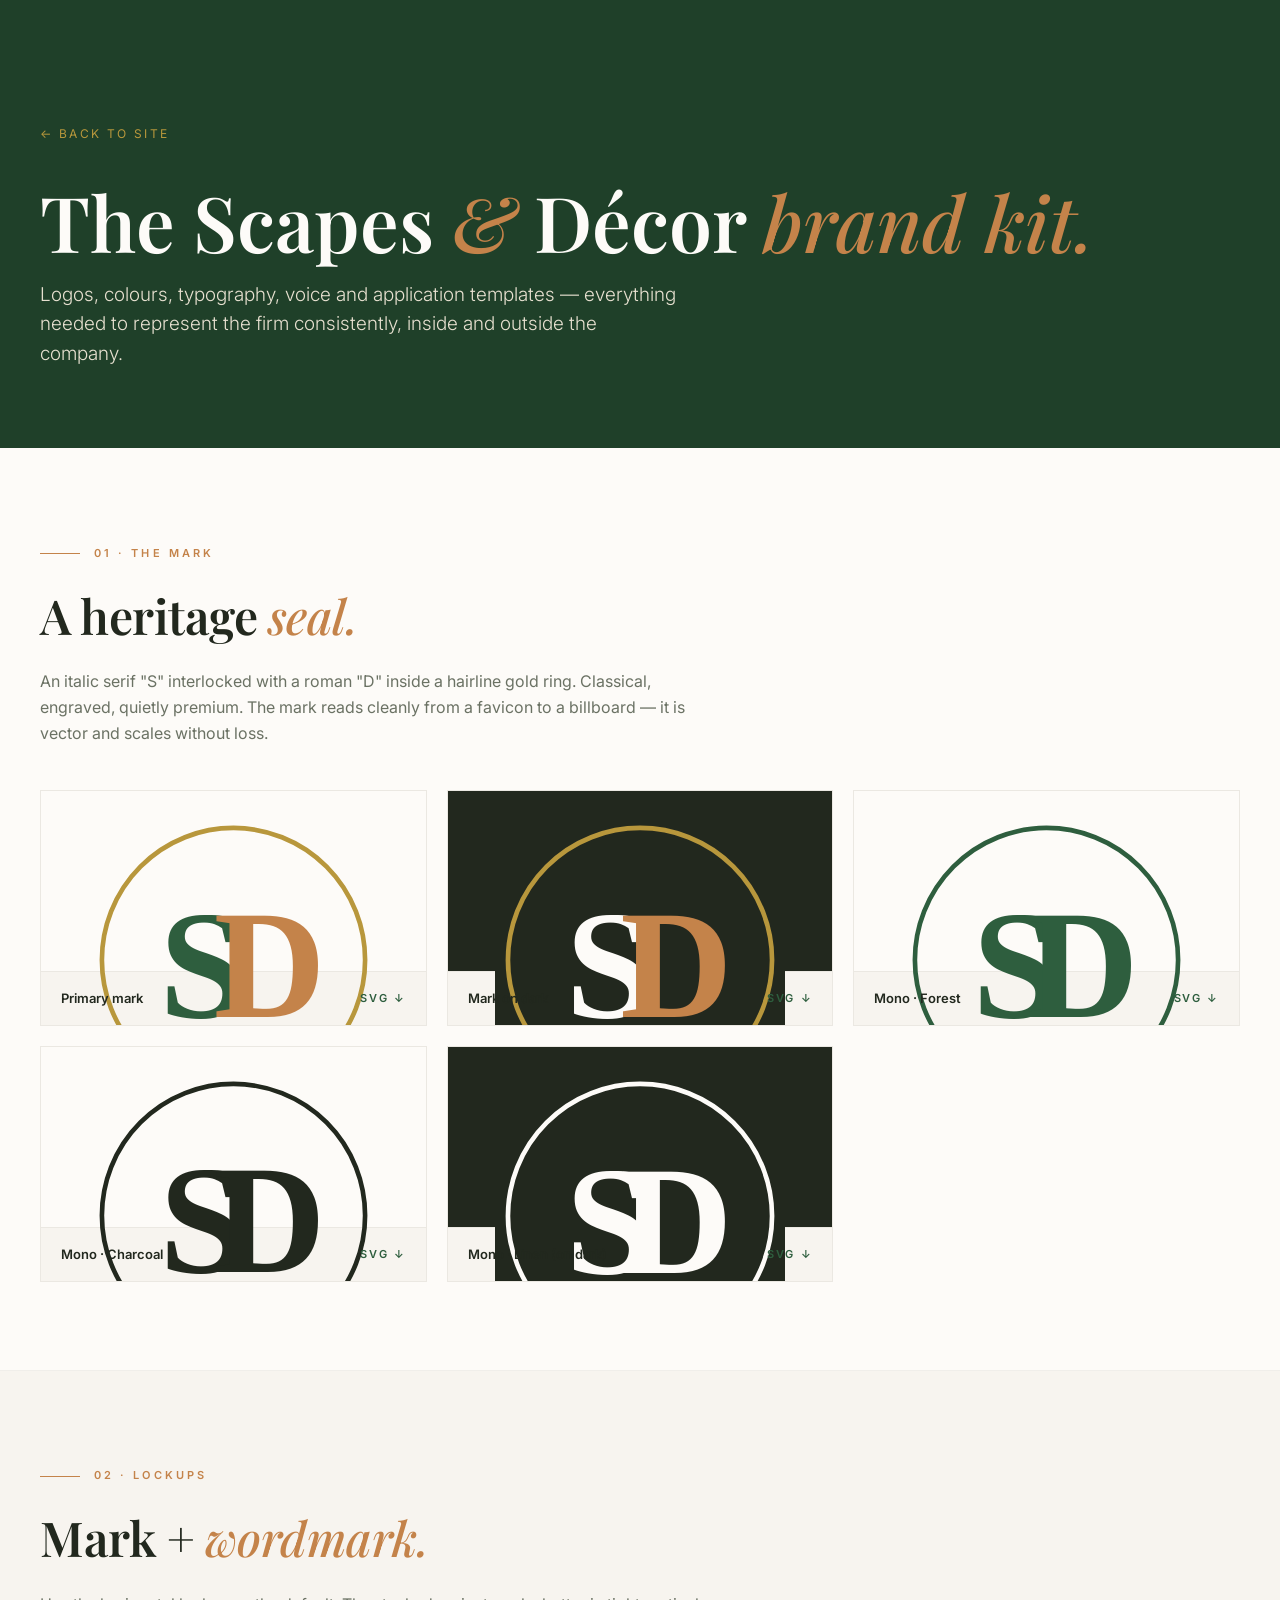
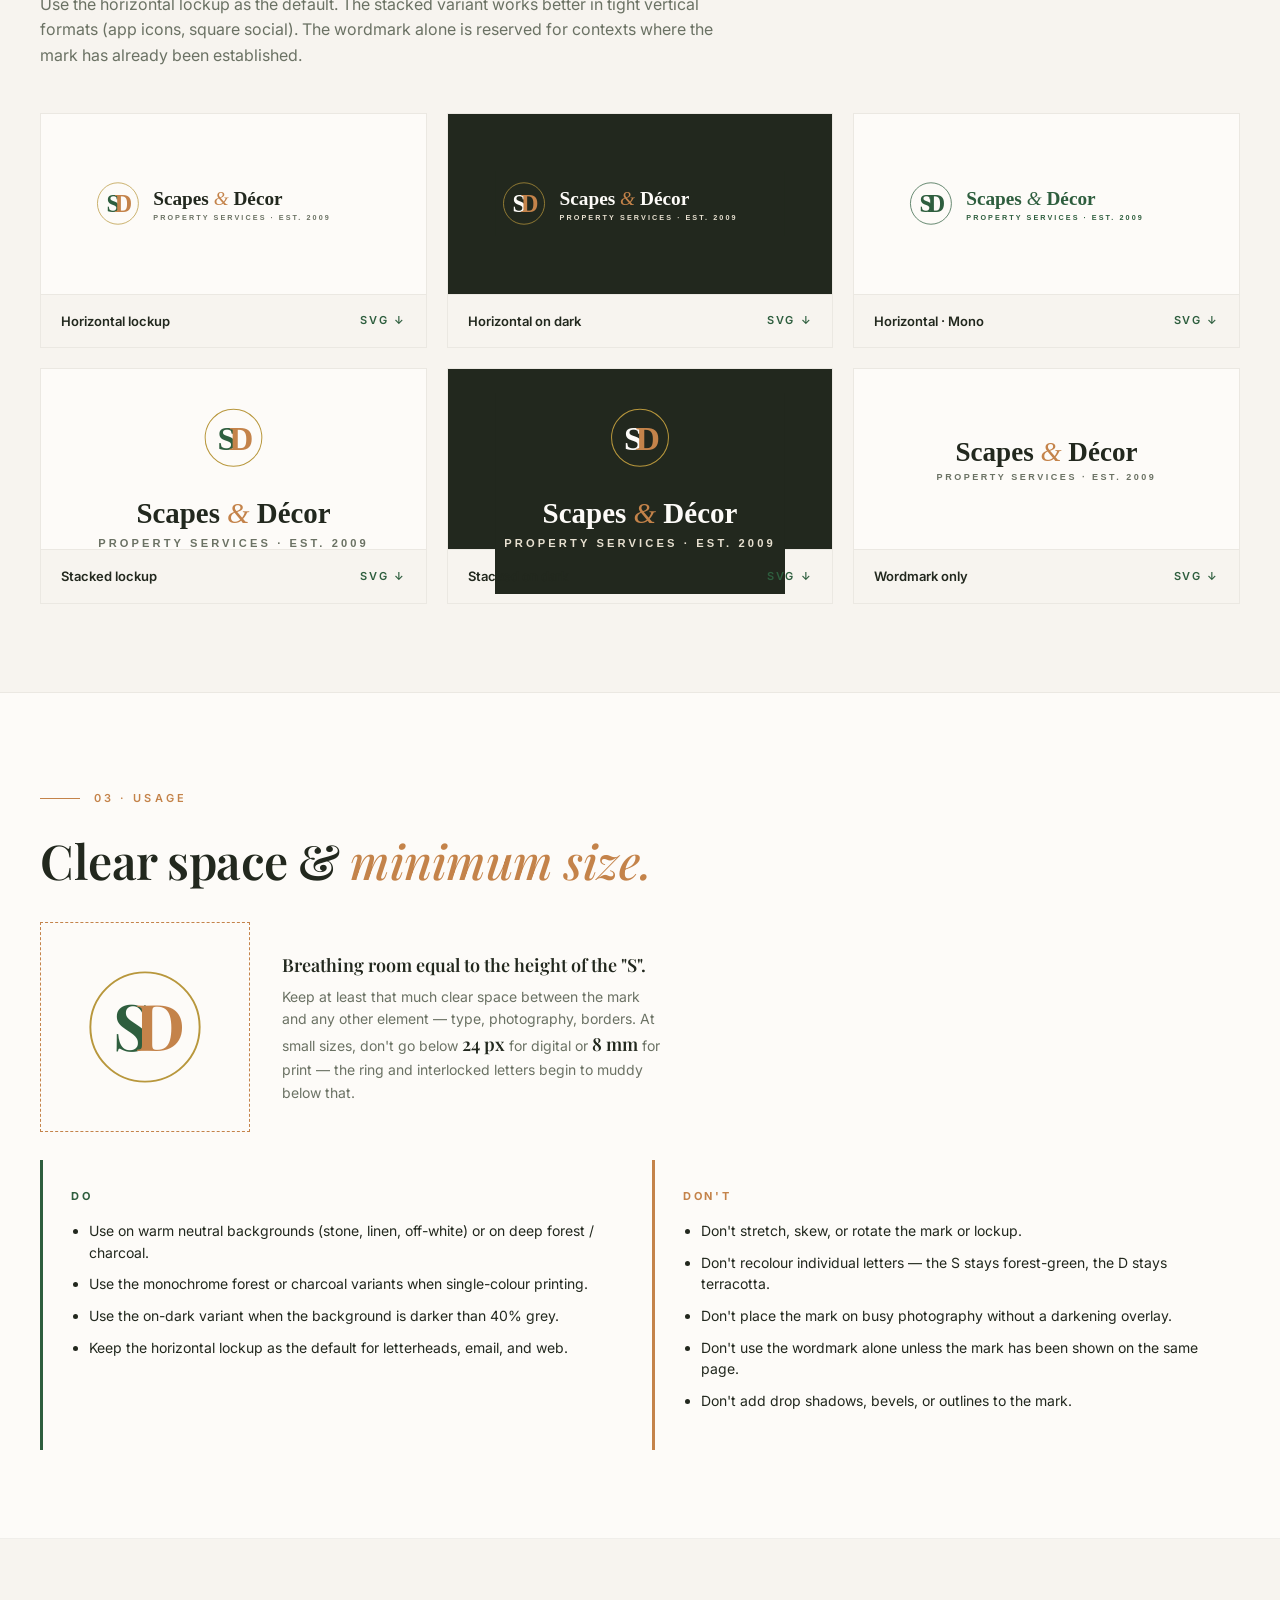
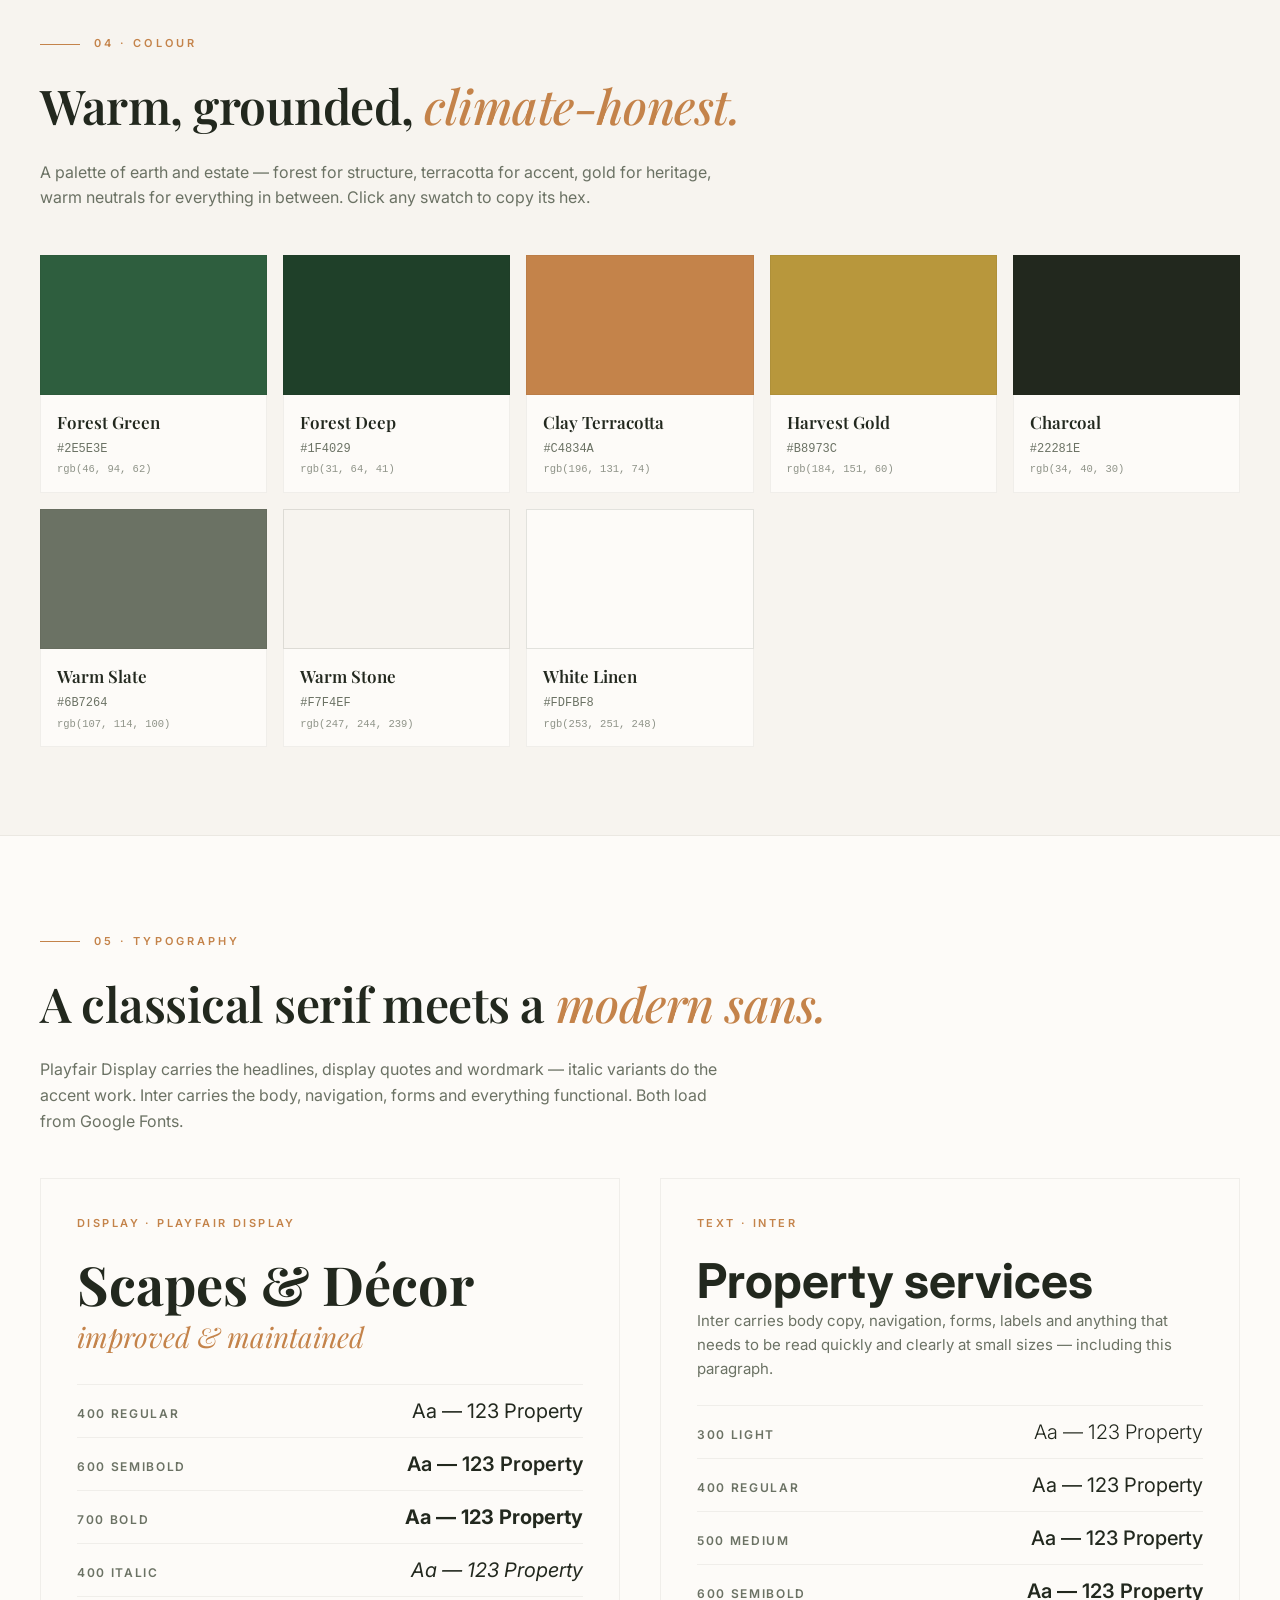
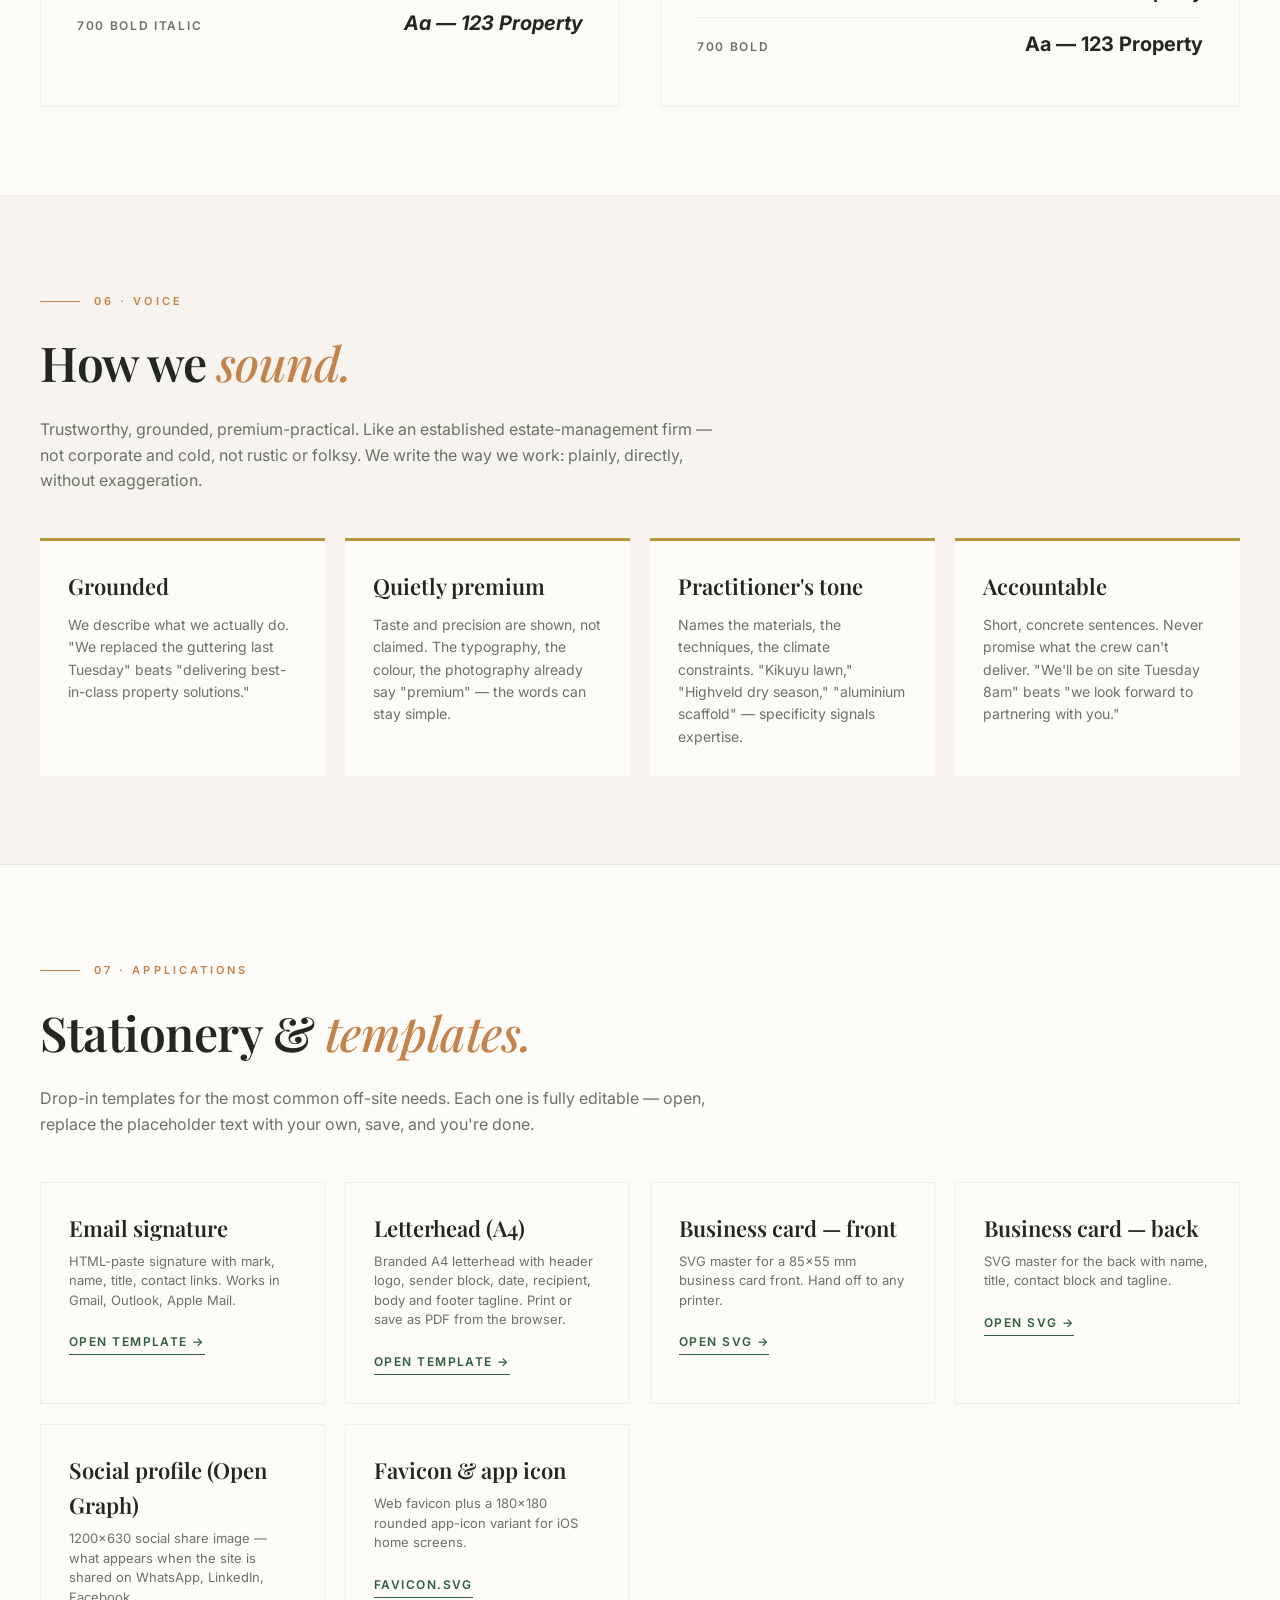
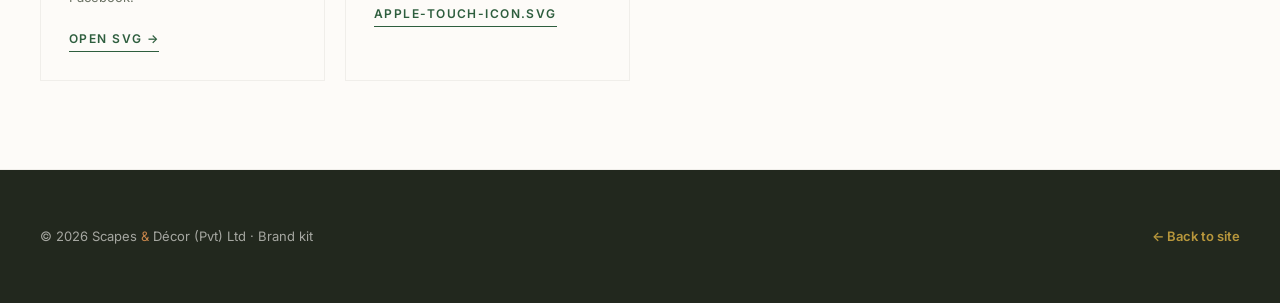
<file: brand.html>
<!doctype html>
<html lang="en">
<head>
<meta charset="utf-8" />
<meta name="viewport" content="width=device-width, initial-scale=1" />
<title>Brand kit — Scapes & Décor</title>
<meta name="description" content="The Scapes & Décor brand kit — logos, colour palette, typography, usage guidelines and downloadable assets." />
<meta name="robots" content="index, follow" />
<meta property="og:type" content="website" />
<meta property="og:site_name" content="Scapes & Décor" />
<meta property="og:title" content="Brand kit — Scapes & Décor" />
<meta property="og:description" content="The Scapes & Décor brand kit — logos, colour palette, typography, usage guidelines and downloadable assets." />
<meta property="og:locale" content="en_ZW" />
<meta name="twitter:card" content="summary_large_image" />
<meta property="og:url" content="https://scapesanddecor.com/brand.html" />
<meta property="og:image" content="https://scapesanddecor.com/assets/img/social/hero-og.jpg" />
<meta property="og:image:type" content="image/jpeg" />
<meta property="og:image:width" content="1200" />
<meta property="og:image:height" content="630" />
<meta property="og:image:alt" content="Scapes & Décor brand kit" />
<meta name="twitter:image" content="https://scapesanddecor.com/assets/img/social/hero-og.jpg" />
<link rel="canonical" href="https://scapesanddecor.com/brand.html" />
<link rel="icon" type="image/svg+xml" href="favicon.svg">
<link rel="apple-touch-icon" href="brand/favicon/apple-touch-icon.svg">
<meta name="theme-color" content="#2E5E3E">
<link rel="preconnect" href="https://fonts.googleapis.com">
<link rel="preconnect" href="https://fonts.gstatic.com" crossorigin>
<link href="https://fonts.googleapis.com/css2?family=Inter:wght@300;400;500;600;700&family=Playfair+Display:ital,wght@0,400;0,600;0,700;0,800;1,400;1,600;1,700&display=swap" rel="stylesheet">
<link rel="stylesheet" href="assets/styles.css">
<style>
  body{background:var(--stone)}
  .brand-hero{background:var(--forest-deep);color:var(--linen);padding:120px 0 80px}
  .brand-hero h1{font-family:'Playfair Display',serif;font-size:clamp(48px,6vw,88px);margin:0 0 20px;line-height:1;font-weight:600}
  .brand-hero h1 em{color:var(--clay);font-weight:500}
  .brand-hero p{max-width:640px;font-size:19px;line-height:1.55;color:#E7E0D0;font-weight:300;margin:0}
  .brand-hero .nav-back{font-size:12px;letter-spacing:.2em;text-transform:uppercase;color:var(--gold);margin-bottom:40px;display:inline-block}
  .brand-hero .nav-back:hover{color:var(--linen)}

  .bk-section{padding:88px 0;border-bottom:1px solid var(--line-soft)}
  .bk-section:nth-child(even){background:var(--linen)}
  .bk-section h2{font-family:'Playfair Display',serif;font-size:clamp(32px,3.8vw,48px);margin:0 0 16px;font-weight:600;letter-spacing:-.01em}
  .bk-section h2 em{color:var(--clay);font-weight:500}
  .bk-section p.lede{color:var(--slate);font-size:16px;max-width:680px;line-height:1.6;margin:0 0 44px}
  .bk-section h3{font-family:'Playfair Display',serif;font-size:22px;margin:0 0 14px;font-weight:600}
  .bk-label{font-size:11px;letter-spacing:.28em;text-transform:uppercase;color:var(--clay);font-weight:600;margin-bottom:14px;display:inline-flex;align-items:center;gap:14px}
  .bk-label::before{content:"";width:40px;height:1px;background:var(--clay)}

  /* Logo grid */
  .logo-grid{display:grid;grid-template-columns:repeat(auto-fill,minmax(300px,1fr));gap:20px;margin-top:32px}
  .logo-card{background:var(--stone);border:1px solid var(--line-soft);overflow:hidden}
  .logo-card .stage{height:180px;display:grid;place-items:center;padding:24px;background:var(--linen)}
  .logo-card.dark .stage{background:var(--charcoal)}
  .logo-card svg,.logo-card img{max-width:86%;max-height:100%;display:block}
  .logo-card .meta{padding:16px 20px;display:flex;justify-content:space-between;align-items:center;border-top:1px solid var(--line-soft)}
  .logo-card .meta-name{font-size:13px;font-weight:600;color:var(--charcoal)}
  .logo-card .meta-meta{font-size:11px;color:var(--slate);letter-spacing:.05em}
  .logo-card .dl{font-size:11px;letter-spacing:.14em;text-transform:uppercase;color:var(--forest);font-weight:600;display:inline-flex;align-items:center;gap:6px}
  .logo-card .dl::after{content:"↓"}
  .logo-card .dl:hover{color:var(--clay)}

  /* Color palette */
  .palette{display:grid;grid-template-columns:repeat(auto-fill,minmax(220px,1fr));gap:16px;margin-top:28px}
  .swatch{position:relative;cursor:pointer;transition:transform .15s}
  .swatch:hover{transform:translateY(-2px)}
  .swatch .chip{height:140px;border:1px solid var(--line-soft)}
  .swatch .info{padding:14px 16px;background:var(--linen);border:1px solid var(--line-soft);border-top:none}
  .swatch .info-name{font-family:'Playfair Display',serif;font-size:17px;font-weight:600;color:var(--charcoal);margin:0}
  .swatch .info-hex{font-family:ui-monospace,Menlo,monospace;font-size:12px;color:var(--slate);margin:4px 0 2px}
  .swatch .info-rgb{font-family:ui-monospace,Menlo,monospace;font-size:10.5px;color:var(--slate);opacity:.75}
  .swatch .copied{position:absolute;top:8px;right:8px;background:var(--forest);color:var(--linen);padding:4px 8px;font-size:10px;letter-spacing:.1em;text-transform:uppercase;font-weight:600;opacity:0;transition:opacity .2s;pointer-events:none;border-radius:2px}
  .swatch.was-copied .copied{opacity:1}

  /* Typography */
  .type-grid{display:grid;grid-template-columns:1fr 1fr;gap:40px;margin-top:28px}
  @media(max-width:780px){.type-grid{grid-template-columns:1fr}}
  .type-card{background:var(--linen);padding:36px;border:1px solid var(--line-soft)}
  .type-name{font-family:'Playfair Display',serif;font-size:54px;font-weight:700;color:var(--charcoal);margin:0 0 4px;line-height:1}
  .type-name.inter{font-family:'Inter',sans-serif;font-size:48px}
  .type-meta{font-size:11px;letter-spacing:.22em;text-transform:uppercase;color:var(--clay);font-weight:600;margin-bottom:24px}
  .type-row{padding:10px 0;border-top:1px solid var(--line-soft);display:flex;justify-content:space-between;align-items:baseline;gap:16px}
  .type-row:first-of-type{border-top:none}
  .type-row span:first-child{color:var(--slate);font-size:12px;letter-spacing:.14em;text-transform:uppercase;font-weight:600;flex-shrink:0}
  .type-row .sample{font-size:20px;color:var(--charcoal);text-align:right}

  /* Usage rules */
  .rules{display:grid;grid-template-columns:1fr 1fr;gap:24px;margin-top:28px}
  @media(max-width:780px){.rules{grid-template-columns:1fr}}
  .rule{padding:28px;background:var(--linen);border-left:3px solid var(--forest)}
  .rule.dont{border-left-color:var(--clay)}
  .rule-label{font-size:11px;letter-spacing:.24em;text-transform:uppercase;font-weight:700;color:var(--forest);margin-bottom:14px}
  .rule.dont .rule-label{color:var(--clay)}
  .rule ul{margin:0;padding:0 0 0 18px}
  .rule li{margin:0 0 10px;font-size:14px;color:var(--charcoal);line-height:1.55}

  /* Voice */
  .voice-grid{display:grid;grid-template-columns:repeat(auto-fit,minmax(240px,1fr));gap:20px;margin-top:28px}
  .voice-card{background:var(--linen);padding:28px;border-top:3px solid var(--gold)}
  .voice-card h4{font-family:'Playfair Display',serif;font-size:22px;margin:0 0 10px;font-weight:600}
  .voice-card p{margin:0;font-size:14px;color:var(--slate);line-height:1.6}

  /* Templates */
  .template-grid{display:grid;grid-template-columns:repeat(auto-fit,minmax(280px,1fr));gap:20px;margin-top:28px}
  .template-card{background:var(--linen);border:1px solid var(--line-soft);padding:28px}
  .template-card h4{font-family:'Playfair Display',serif;font-size:22px;margin:0 0 6px;font-weight:600}
  .template-card p{font-size:13px;color:var(--slate);margin:0 0 18px;line-height:1.5}
  .template-card a{display:inline-flex;align-items:center;gap:8px;font-size:12px;letter-spacing:.12em;text-transform:uppercase;font-weight:600;color:var(--forest);border-bottom:1px solid var(--forest);padding-bottom:3px}
  .template-card a:hover{color:var(--clay);border-bottom-color:var(--clay)}

  /* Clear-space diagram */
  .clearspace{display:flex;gap:32px;align-items:center;flex-wrap:wrap;margin-top:24px}
  .clearspace .demo{background:var(--linen);padding:44px;border:1px dashed var(--clay);position:relative}
  .clearspace .demo svg{display:block}
  .clearspace .caption{max-width:380px;font-size:14px;color:var(--slate);line-height:1.6}
  .clearspace .caption strong{color:var(--charcoal);font-family:'Playfair Display',serif;font-size:18px;display:block;margin-bottom:6px;font-weight:600}
</style>
</head>
<body>

<header class="brand-hero">
  <div class="container">
    <a href="index.html" class="nav-back">← Back to site</a>
    <h1>The Scapes <em>&</em> Décor <em>brand kit.</em></h1>
    <p>Logos, colours, typography, voice and application templates — everything needed to represent the firm consistently, inside and outside the company.</p>
  </div>
</header>

<!-- ===== LOGOS ===== -->
<section class="bk-section">
  <div class="container">
    <div class="bk-label">01 · The mark</div>
    <h2>A heritage <em>seal.</em></h2>
    <p class="lede">An italic serif "S" interlocked with a roman "D" inside a hairline gold ring. Classical, engraved, quietly premium. The mark reads cleanly from a favicon to a billboard — it is vector and scales without loss.</p>

    <div class="logo-grid">
      <div class="logo-card"><div class="stage"><img src="brand/logo/logo-mark.svg" alt="Primary mark"/></div><div class="meta"><span class="meta-name">Primary mark</span><a class="dl" href="brand/logo/logo-mark.svg" download>SVG</a></div></div>
      <div class="logo-card dark"><div class="stage"><img src="brand/logo/logo-mark-on-dark.svg" alt="Mark on dark"/></div><div class="meta"><span class="meta-name">Mark on dark</span><a class="dl" href="brand/logo/logo-mark-on-dark.svg" download>SVG</a></div></div>
      <div class="logo-card"><div class="stage"><img src="brand/logo/logo-mark-mono-forest.svg" alt="Monochrome forest"/></div><div class="meta"><span class="meta-name">Mono · Forest</span><a class="dl" href="brand/logo/logo-mark-mono-forest.svg" download>SVG</a></div></div>
      <div class="logo-card"><div class="stage"><img src="brand/logo/logo-mark-mono-charcoal.svg" alt="Monochrome charcoal"/></div><div class="meta"><span class="meta-name">Mono · Charcoal</span><a class="dl" href="brand/logo/logo-mark-mono-charcoal.svg" download>SVG</a></div></div>
      <div class="logo-card dark"><div class="stage"><img src="brand/logo/logo-mark-mono-linen.svg" alt="Monochrome linen on dark"/></div><div class="meta"><span class="meta-name">Mono · Linen (on dark)</span><a class="dl" href="brand/logo/logo-mark-mono-linen.svg" download>SVG</a></div></div>
    </div>
  </div>
</section>

<!-- ===== LOCKUPS ===== -->
<section class="bk-section">
  <div class="container">
    <div class="bk-label">02 · Lockups</div>
    <h2>Mark + <em>wordmark.</em></h2>
    <p class="lede">Use the horizontal lockup as the default. The stacked variant works better in tight vertical formats (app icons, square social). The wordmark alone is reserved for contexts where the mark has already been established.</p>

    <div class="logo-grid">
      <div class="logo-card"><div class="stage"><img src="brand/logo/logo-horizontal.svg" alt="Horizontal lockup"/></div><div class="meta"><span class="meta-name">Horizontal lockup</span><a class="dl" href="brand/logo/logo-horizontal.svg" download>SVG</a></div></div>
      <div class="logo-card dark"><div class="stage"><img src="brand/logo/logo-horizontal-on-dark.svg" alt="Horizontal on dark"/></div><div class="meta"><span class="meta-name">Horizontal on dark</span><a class="dl" href="brand/logo/logo-horizontal-on-dark.svg" download>SVG</a></div></div>
      <div class="logo-card"><div class="stage"><img src="brand/logo/logo-horizontal-mono-forest.svg" alt="Horizontal mono forest"/></div><div class="meta"><span class="meta-name">Horizontal · Mono</span><a class="dl" href="brand/logo/logo-horizontal-mono-forest.svg" download>SVG</a></div></div>
      <div class="logo-card"><div class="stage"><img src="brand/logo/logo-stacked.svg" alt="Stacked lockup"/></div><div class="meta"><span class="meta-name">Stacked lockup</span><a class="dl" href="brand/logo/logo-stacked.svg" download>SVG</a></div></div>
      <div class="logo-card dark"><div class="stage"><img src="brand/logo/logo-stacked-on-dark.svg" alt="Stacked on dark"/></div><div class="meta"><span class="meta-name">Stacked on dark</span><a class="dl" href="brand/logo/logo-stacked-on-dark.svg" download>SVG</a></div></div>
      <div class="logo-card"><div class="stage"><img src="brand/logo/logo-wordmark.svg" alt="Wordmark only"/></div><div class="meta"><span class="meta-name">Wordmark only</span><a class="dl" href="brand/logo/logo-wordmark.svg" download>SVG</a></div></div>
    </div>
  </div>
</section>

<!-- ===== CLEAR SPACE & MIN SIZE ===== -->
<section class="bk-section">
  <div class="container">
    <div class="bk-label">03 · Usage</div>
    <h2>Clear space &amp; <em>minimum size.</em></h2>

    <div class="clearspace">
      <div class="demo">
        <svg width="120" height="120" viewBox="0 0 56 56">
          <circle cx="28" cy="28" r="25.5" fill="none" stroke="#B8973C" stroke-width="0.9"/>
          <text x="22" y="39" font-family="'Playfair Display',serif" font-size="30" font-weight="700" fill="#2E5E3E" text-anchor="middle">S</text>
          <text x="35" y="39" font-family="'Playfair Display',serif" font-size="30" font-weight="700" fill="#C4834A" text-anchor="middle">D</text>
        </svg>
      </div>
      <div class="caption">
        <strong>Breathing room equal to the height of the "S".</strong>
        Keep at least that much clear space between the mark and any other element — type, photography, borders. At small sizes, don't go below <strong style="display:inline">24 px</strong> for digital or <strong style="display:inline">8 mm</strong> for print — the ring and interlocked letters begin to muddy below that.
      </div>
    </div>

    <div class="rules">
      <div class="rule">
        <div class="rule-label">Do</div>
        <ul>
          <li>Use on warm neutral backgrounds (stone, linen, off-white) or on deep forest / charcoal.</li>
          <li>Use the monochrome forest or charcoal variants when single-colour printing.</li>
          <li>Use the on-dark variant when the background is darker than 40% grey.</li>
          <li>Keep the horizontal lockup as the default for letterheads, email, and web.</li>
        </ul>
      </div>
      <div class="rule dont">
        <div class="rule-label">Don't</div>
        <ul>
          <li>Don't stretch, skew, or rotate the mark or lockup.</li>
          <li>Don't recolour individual letters — the S stays forest-green, the D stays terracotta.</li>
          <li>Don't place the mark on busy photography without a darkening overlay.</li>
          <li>Don't use the wordmark alone unless the mark has been shown on the same page.</li>
          <li>Don't add drop shadows, bevels, or outlines to the mark.</li>
        </ul>
      </div>
    </div>
  </div>
</section>

<!-- ===== COLOUR PALETTE ===== -->
<section class="bk-section">
  <div class="container">
    <div class="bk-label">04 · Colour</div>
    <h2>Warm, grounded, <em>climate-honest.</em></h2>
    <p class="lede">A palette of earth and estate — forest for structure, terracotta for accent, gold for heritage, warm neutrals for everything in between. Click any swatch to copy its hex.</p>

    <div class="palette" id="palette">
      <div class="swatch" data-hex="#2E5E3E" data-rgb="46, 94, 62">
        <div class="chip" style="background:#2E5E3E"></div>
        <div class="info"><p class="info-name">Forest Green</p><div class="info-hex">#2E5E3E</div><div class="info-rgb">rgb(46, 94, 62)</div></div>
        <span class="copied">Copied</span>
      </div>
      <div class="swatch" data-hex="#1F4029" data-rgb="31, 64, 41">
        <div class="chip" style="background:#1F4029"></div>
        <div class="info"><p class="info-name">Forest Deep</p><div class="info-hex">#1F4029</div><div class="info-rgb">rgb(31, 64, 41)</div></div>
        <span class="copied">Copied</span>
      </div>
      <div class="swatch" data-hex="#C4834A" data-rgb="196, 131, 74">
        <div class="chip" style="background:#C4834A"></div>
        <div class="info"><p class="info-name">Clay Terracotta</p><div class="info-hex">#C4834A</div><div class="info-rgb">rgb(196, 131, 74)</div></div>
        <span class="copied">Copied</span>
      </div>
      <div class="swatch" data-hex="#B8973C" data-rgb="184, 151, 60">
        <div class="chip" style="background:#B8973C"></div>
        <div class="info"><p class="info-name">Harvest Gold</p><div class="info-hex">#B8973C</div><div class="info-rgb">rgb(184, 151, 60)</div></div>
        <span class="copied">Copied</span>
      </div>
      <div class="swatch" data-hex="#22281E" data-rgb="34, 40, 30">
        <div class="chip" style="background:#22281E"></div>
        <div class="info"><p class="info-name">Charcoal</p><div class="info-hex">#22281E</div><div class="info-rgb">rgb(34, 40, 30)</div></div>
        <span class="copied">Copied</span>
      </div>
      <div class="swatch" data-hex="#6B7264" data-rgb="107, 114, 100">
        <div class="chip" style="background:#6B7264"></div>
        <div class="info"><p class="info-name">Warm Slate</p><div class="info-hex">#6B7264</div><div class="info-rgb">rgb(107, 114, 100)</div></div>
        <span class="copied">Copied</span>
      </div>
      <div class="swatch" data-hex="#F7F4EF" data-rgb="247, 244, 239">
        <div class="chip" style="background:#F7F4EF;border:1px solid var(--line)"></div>
        <div class="info"><p class="info-name">Warm Stone</p><div class="info-hex">#F7F4EF</div><div class="info-rgb">rgb(247, 244, 239)</div></div>
        <span class="copied">Copied</span>
      </div>
      <div class="swatch" data-hex="#FDFBF8" data-rgb="253, 251, 248">
        <div class="chip" style="background:#FDFBF8;border:1px solid var(--line)"></div>
        <div class="info"><p class="info-name">White Linen</p><div class="info-hex">#FDFBF8</div><div class="info-rgb">rgb(253, 251, 248)</div></div>
        <span class="copied">Copied</span>
      </div>
    </div>
  </div>
</section>

<!-- ===== TYPOGRAPHY ===== -->
<section class="bk-section">
  <div class="container">
    <div class="bk-label">05 · Typography</div>
    <h2>A classical serif meets a <em>modern sans.</em></h2>
    <p class="lede">Playfair Display carries the headlines, display quotes and wordmark — italic variants do the accent work. Inter carries the body, navigation, forms and everything functional. Both load from Google Fonts.</p>

    <div class="type-grid">
      <div class="type-card">
        <div class="type-meta">Display · Playfair Display</div>
        <p class="type-name">Scapes & Décor</p>
        <p style="font-family:'Playfair Display',serif;font-style:italic;font-weight:400;color:var(--clay);font-size:28px;margin:0 0 24px">improved &amp; maintained</p>
        <div class="type-row"><span>400 Regular</span><span class="sample" style="font-weight:400">Aa — 123 Property</span></div>
        <div class="type-row"><span>600 Semibold</span><span class="sample" style="font-weight:600">Aa — 123 Property</span></div>
        <div class="type-row"><span>700 Bold</span><span class="sample" style="font-weight:700">Aa — 123 Property</span></div>
        <div class="type-row"><span>400 Italic</span><span class="sample" style="font-weight:400;font-style:italic">Aa — 123 Property</span></div>
        <div class="type-row"><span>700 Bold Italic</span><span class="sample" style="font-weight:700;font-style:italic">Aa — 123 Property</span></div>
      </div>
      <div class="type-card">
        <div class="type-meta">Text · Inter</div>
        <p class="type-name inter">Property services</p>
        <p style="font-family:'Inter',sans-serif;font-weight:400;color:var(--slate);font-size:15px;line-height:1.6;margin:0 0 24px">Inter carries body copy, navigation, forms, labels and anything that needs to be read quickly and clearly at small sizes — including this paragraph.</p>
        <div class="type-row"><span>300 Light</span><span class="sample inter" style="font-family:'Inter',sans-serif;font-weight:300">Aa — 123 Property</span></div>
        <div class="type-row"><span>400 Regular</span><span class="sample inter" style="font-family:'Inter',sans-serif;font-weight:400">Aa — 123 Property</span></div>
        <div class="type-row"><span>500 Medium</span><span class="sample inter" style="font-family:'Inter',sans-serif;font-weight:500">Aa — 123 Property</span></div>
        <div class="type-row"><span>600 Semibold</span><span class="sample inter" style="font-family:'Inter',sans-serif;font-weight:600">Aa — 123 Property</span></div>
        <div class="type-row"><span>700 Bold</span><span class="sample inter" style="font-family:'Inter',sans-serif;font-weight:700">Aa — 123 Property</span></div>
      </div>
    </div>
  </div>
</section>

<!-- ===== VOICE ===== -->
<section class="bk-section">
  <div class="container">
    <div class="bk-label">06 · Voice</div>
    <h2>How we <em>sound.</em></h2>
    <p class="lede">Trustworthy, grounded, premium-practical. Like an established estate-management firm — not corporate and cold, not rustic or folksy. We write the way we work: plainly, directly, without exaggeration.</p>

    <div class="voice-grid">
      <div class="voice-card"><h4>Grounded</h4><p>We describe what we actually do. "We replaced the guttering last Tuesday" beats "delivering best-in-class property solutions."</p></div>
      <div class="voice-card"><h4>Quietly premium</h4><p>Taste and precision are shown, not claimed. The typography, the colour, the photography already say "premium" — the words can stay simple.</p></div>
      <div class="voice-card"><h4>Practitioner's tone</h4><p>Names the materials, the techniques, the climate constraints. "Kikuyu lawn," "Highveld dry season," "aluminium scaffold" — specificity signals expertise.</p></div>
      <div class="voice-card"><h4>Accountable</h4><p>Short, concrete sentences. Never promise what the crew can't deliver. "We'll be on site Tuesday 8am" beats "we look forward to partnering with you."</p></div>
    </div>
  </div>
</section>

<!-- ===== APPLICATIONS / TEMPLATES ===== -->
<section class="bk-section">
  <div class="container">
    <div class="bk-label">07 · Applications</div>
    <h2>Stationery &amp; <em>templates.</em></h2>
    <p class="lede">Drop-in templates for the most common off-site needs. Each one is fully editable — open, replace the placeholder text with your own, save, and you're done.</p>

    <div class="template-grid">
      <div class="template-card">
        <h4>Email signature</h4>
        <p>HTML-paste signature with mark, name, title, contact links. Works in Gmail, Outlook, Apple Mail.</p>
        <a href="brand/templates/email-signature.html" target="_blank">Open template →</a>
      </div>
      <div class="template-card">
        <h4>Letterhead (A4)</h4>
        <p>Branded A4 letterhead with header logo, sender block, date, recipient, body and footer tagline. Print or save as PDF from the browser.</p>
        <a href="brand/templates/letterhead.html" target="_blank">Open template →</a>
      </div>
      <div class="template-card">
        <h4>Business card — front</h4>
        <p>SVG master for a 85×55 mm business card front. Hand off to any printer.</p>
        <a href="brand/templates/business-card.svg" target="_blank">Open SVG →</a>
      </div>
      <div class="template-card">
        <h4>Business card — back</h4>
        <p>SVG master for the back with name, title, contact block and tagline.</p>
        <a href="brand/templates/business-card-back.svg" target="_blank">Open SVG →</a>
      </div>
      <div class="template-card">
        <h4>Social profile (Open Graph)</h4>
        <p>1200×630 social share image — what appears when the site is shared on WhatsApp, LinkedIn, Facebook.</p>
        <a href="brand/social/og-image.svg" target="_blank">Open SVG →</a>
      </div>
      <div class="template-card">
        <h4>Favicon &amp; app icon</h4>
        <p>Web favicon plus a 180×180 rounded app-icon variant for iOS home screens.</p>
        <a href="brand/favicon/favicon.svg" target="_blank">favicon.svg</a><br/>
        <a href="brand/favicon/apple-touch-icon.svg" target="_blank" style="margin-top:6px;display:inline-block">apple-touch-icon.svg</a>
      </div>
    </div>
  </div>
</section>

<footer style="background:var(--charcoal);color:rgba(253,251,248,.6);padding:56px 0;font-size:13px">
  <div class="container" style="display:flex;justify-content:space-between;flex-wrap:wrap;gap:16px;align-items:center">
    <div>© 2026 Scapes <em style="color:var(--clay);font-style:normal">&amp;</em> Décor (Pvt) Ltd · Brand kit</div>
    <a href="index.html" style="color:var(--gold);font-weight:600">← Back to site</a>
  </div>
</footer>

<script>
// Click-to-copy on swatches
document.querySelectorAll('#palette .swatch').forEach(s => {
  s.addEventListener('click', () => {
    const hex = s.dataset.hex;
    navigator.clipboard.writeText(hex).then(() => {
      document.querySelectorAll('.swatch.was-copied').forEach(x => x.classList.remove('was-copied'));
      s.classList.add('was-copied');
      setTimeout(() => s.classList.remove('was-copied'), 1600);
    });
  });
});
</script>
</body>
</html>
</file>
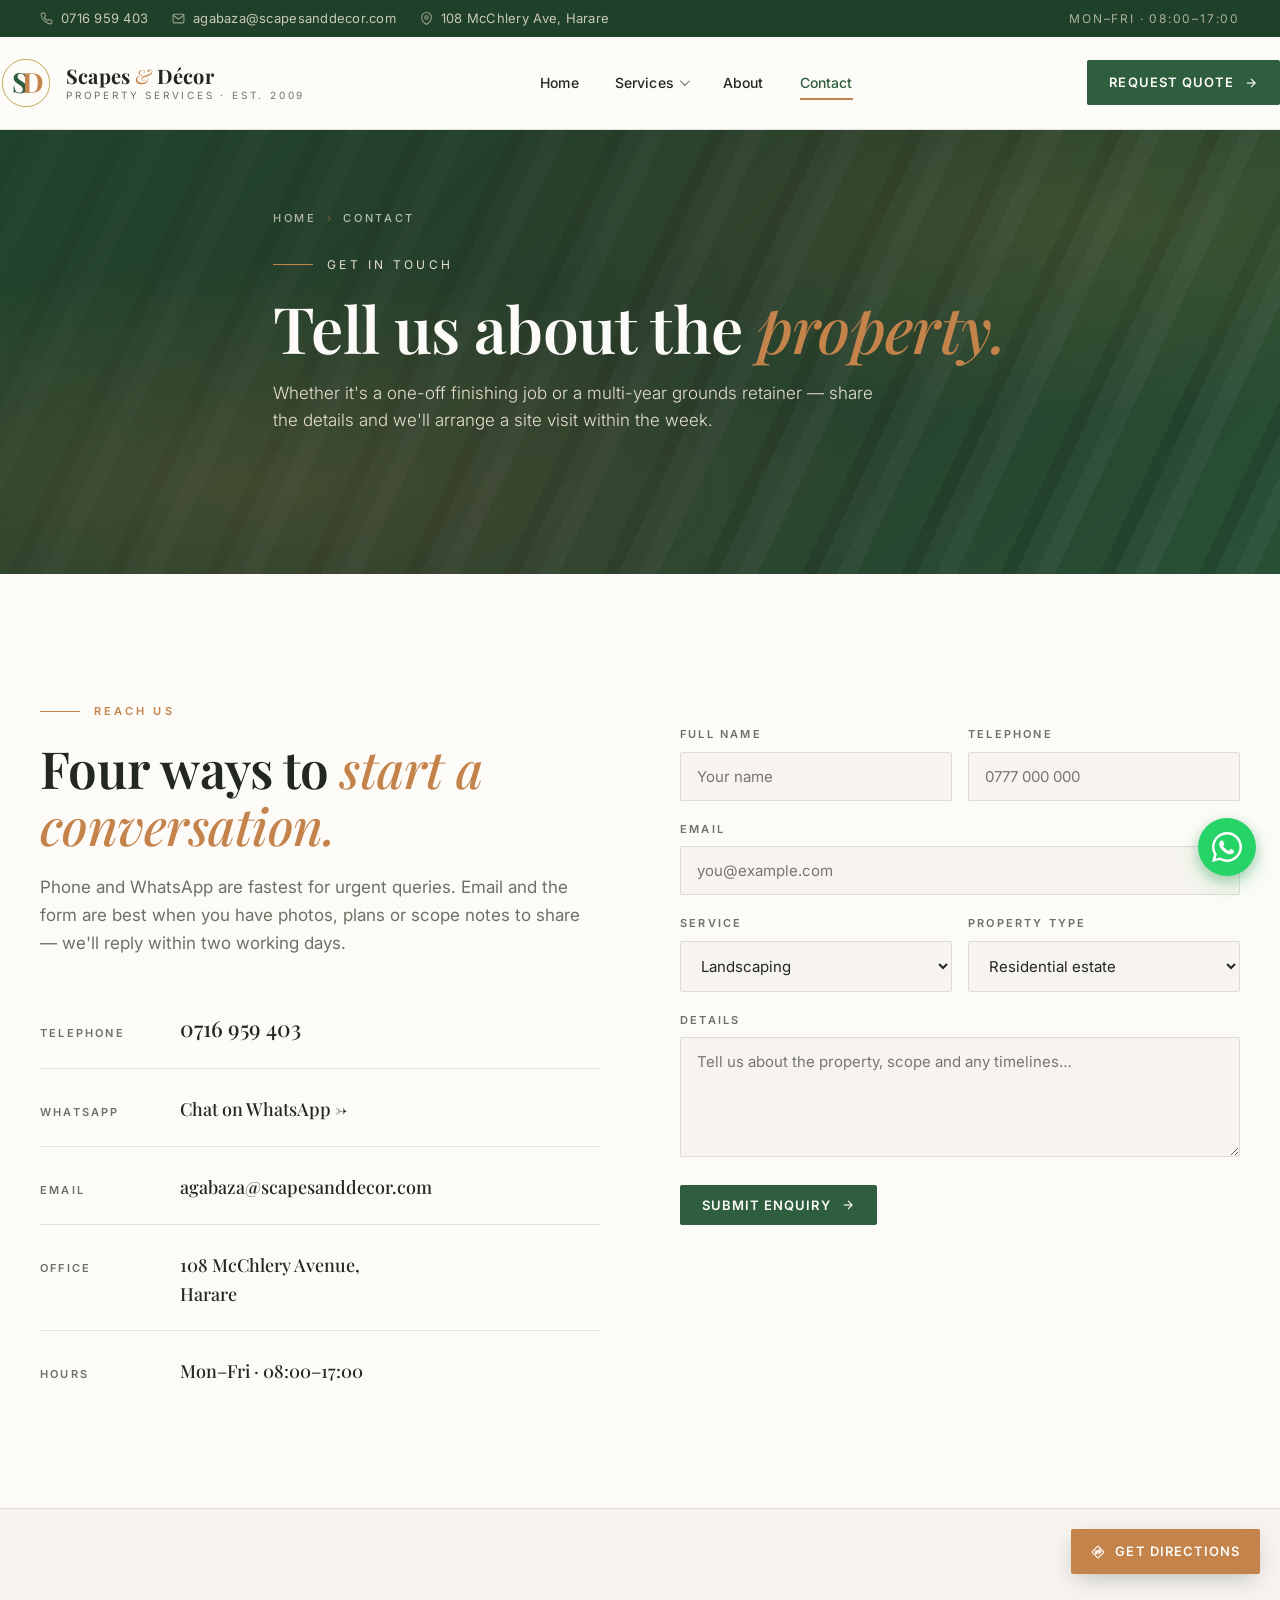
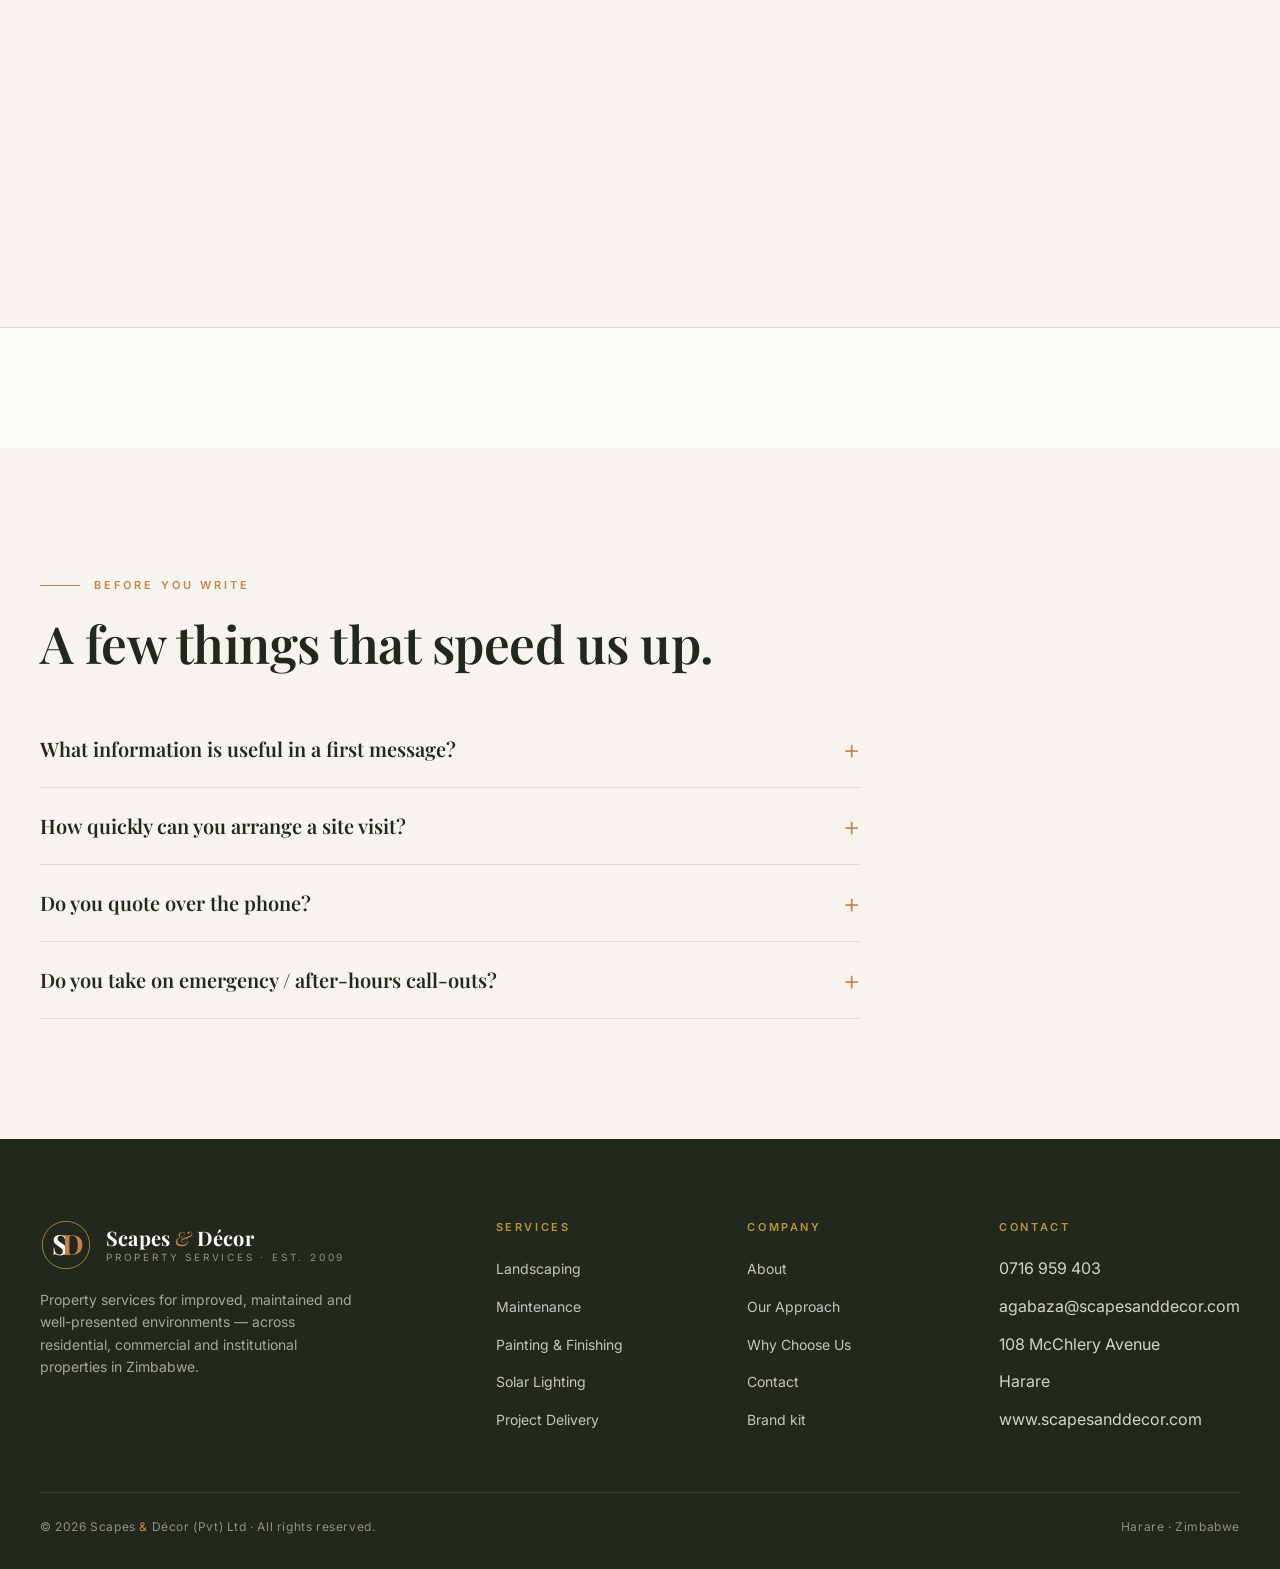
<file: contact.html>
<!doctype html>
<html lang="en">
<head>
<meta charset="utf-8" />
<meta name="viewport" content="width=device-width, initial-scale=1" />
<title>Contact — Scapes & Décor</title>
<meta name="description" content="Contact Scapes & Décor — request a site visit, send an enquiry or reach us by phone, WhatsApp or email. Based at 108 McChlery Avenue, Harare." />
<meta name="robots" content="index, follow" />
<meta property="og:type" content="website" />
<meta property="og:site_name" content="Scapes & Décor" />
<meta property="og:title" content="Contact — Scapes & Décor" />
<meta property="og:description" content="Contact Scapes & Décor — request a site visit, send an enquiry or reach us by phone, WhatsApp or email. Based at 108 McChlery Avenue, Harare." />
<meta property="og:locale" content="en_ZW" />
<meta name="twitter:card" content="summary_large_image" />
<meta property="og:url" content="https://scapesanddecor.com/contact.html" />
<meta property="og:image" content="https://scapesanddecor.com/assets/img/social/hero-og.jpg" />
<meta property="og:image:type" content="image/jpeg" />
<meta property="og:image:width" content="1200" />
<meta property="og:image:height" content="630" />
<meta property="og:image:alt" content="Contact Scapes & Décor — Harare, Zimbabwe" />
<meta name="twitter:image" content="https://scapesanddecor.com/assets/img/social/hero-og.jpg" />
<link rel="canonical" href="https://scapesanddecor.com/contact.html" />
<link rel="icon" type="image/svg+xml" href="favicon.svg">
<link rel="apple-touch-icon" href="brand/favicon/apple-touch-icon.svg">
<meta name="theme-color" content="#2E5E3E">
<link rel="preconnect" href="https://fonts.googleapis.com">
<link rel="preconnect" href="https://fonts.gstatic.com" crossorigin>
<link href="https://fonts.googleapis.com/css2?family=Inter:wght@300;400;500;600;700&family=Playfair+Display:ital,wght@0,400;0,600;0,700;0,800;1,400;1,600;1,700&display=swap" rel="stylesheet">
<link rel="stylesheet" href="assets/styles.css">
</head>
<body>

<div class="topbar">
  <div class="container topbar-inner">
    <div class="topbar-left">
      <a href="tel:+263716959403">
        <svg width="13" height="13" viewBox="0 0 24 24" fill="none" stroke="currentColor" stroke-width="2"><path d="M22 16.92v3a2 2 0 0 1-2.18 2 19.86 19.86 0 0 1-8.63-3.07 19.5 19.5 0 0 1-6-6 19.86 19.86 0 0 1-3.07-8.67A2 2 0 0 1 4.11 2h3a2 2 0 0 1 2 1.72 12.84 12.84 0 0 0 .7 2.81 2 2 0 0 1-.45 2.11L8.09 9.91a16 16 0 0 0 6 6l1.27-1.27a2 2 0 0 1 2.11-.45 12.84 12.84 0 0 0 2.81.7A2 2 0 0 1 22 16.92z"/></svg>
        0716 959 403
      </a>
      <a href="mailto:agabaza@scapesanddecor.com">
        <svg width="13" height="13" viewBox="0 0 24 24" fill="none" stroke="currentColor" stroke-width="2"><path d="M4 4h16c1.1 0 2 .9 2 2v12c0 1.1-.9 2-2 2H4c-1.1 0-2-.9-2-2V6c0-1.1.9-2 2-2z"/><polyline points="22,6 12,13 2,6"/></svg>
        agabaza@scapesanddecor.com
      </a>
      <span>
        <svg width="13" height="13" viewBox="0 0 24 24" fill="none" stroke="currentColor" stroke-width="2"><path d="M21 10c0 7-9 13-9 13s-9-6-9-13a9 9 0 0 1 18 0z"/><circle cx="12" cy="10" r="3"/></svg>
        108 McChlery Ave, Harare
      </span>
    </div>
    <div class="topbar-right">
      <span>Mon–Fri · 08:00–17:00</span>
    </div>
  </div>
</div>

<nav class="main">
  <div class="container nav-inner">
    <a class="logo" href="index.html">
      <div class="logo-mark">
        <svg viewBox="0 0 56 56" fill="none" xmlns="http://www.w3.org/2000/svg" aria-label="Scapes & Décor mark">
          <circle cx="28" cy="28" r="25.5" stroke="#B8973C" stroke-width="0.9"/>
          <text x="22" y="39" font-family="'Playfair Display', 'Didot', Georgia, serif" font-size="30" font-weight="700" fill="#2E5E3E" text-anchor="middle" aria-hidden="true">S</text>
          <text x="35" y="39" font-family="'Playfair Display', 'Didot', Georgia, serif" font-size="30" font-weight="700" fill="#C4834A" text-anchor="middle" aria-hidden="true">D</text>
        </svg>
      </div>
      <div class="logo-text">
        <div class="logo-name">Scapes <em>&</em> Décor</div>
        <div class="logo-sub">Property Services · Est. 2009</div>
      </div>
    </a>
    <input type="checkbox" id="nav-toggle" class="nav-checkbox" />
    <label for="nav-toggle" class="nav-toggle" aria-label="Toggle menu">
      <svg viewBox="0 0 24 24" fill="none" stroke="currentColor" stroke-width="2" stroke-linecap="round">
        <line class="ham-top" x1="4" y1="7" x2="20" y2="7"/>
        <line class="ham-mid" x1="4" y1="12" x2="20" y2="12"/>
        <line class="ham-bot" x1="4" y1="17" x2="20" y2="17"/>
      </svg>
    </label>
    <ul class="nav-links">
      <li><a href="index.html">Home</a></li>
      <li class="has-dropdown">
        <a href="index.html#services">Services</a>
        <ul class="dropdown">
          <li><a href="services/landscaping.html"><span class="dd-num">01</span>Landscaping</a></li>
          <li><a href="services/maintenance.html"><span class="dd-num">02</span>Property Maintenance</a></li>
          <li><a href="services/painting.html"><span class="dd-num">03</span>Painting &amp; Finishing</a></li>
          <li><a href="services/solar-lighting.html"><span class="dd-num">04</span>Solar Lighting</a></li>
          <li><a href="services/project-delivery.html"><span class="dd-num">05</span>Project Delivery</a></li>
        </ul>
      </li>
      <li><a href="about.html">About</a></li>
      <li><a href="contact.html" class="active">Contact</a></li>
    </ul>
    <a class="btn btn-primary" href="contact.html">Request Quote
      <svg viewBox="0 0 24 24" fill="none" stroke="currentColor" stroke-width="2"><line x1="5" y1="12" x2="19" y2="12"/><polyline points="12 5 19 12 12 19"/></svg>
    </a>
  </div>
</nav>

<header class="page-hero">
  <div class="container">
    <div class="page-breadcrumb">
      <a href="index.html">Home</a><span class="sep">›</span><span class="cur">Contact</span>
    </div>
    <div class="page-hero-eyebrow"><span class="bar"></span>Get in touch</div>
    <h1 class="page-hero-title">Tell us about the <em>property.</em></h1>
    <p class="page-hero-sub">Whether it's a one-off finishing job or a multi-year grounds retainer — share the details and we'll arrange a site visit within the week.</p>
  </div>
</header>

<section class="content-section">
  <div class="container contact-grid">
    <div>
      <div class="section-label"><span class="bar"></span>Reach us</div>
      <h2 class="section-title">Four ways to <em>start a conversation.</em></h2>
      <p class="section-intro">Phone and WhatsApp are fastest for urgent queries. Email and the form are best when you have photos, plans or scope notes to share — we'll reply within two working days.</p>

      <div class="contact-info">
        <div class="ci"><div class="ci-label">Telephone</div><div class="ci-value"><a href="tel:+263716959403" style="color:inherit;text-decoration:none">0716 959 403</a></div></div>
        <div class="ci"><div class="ci-label">WhatsApp</div><div class="ci-value small"><a href="https://wa.me/263777299904" target="_blank" rel="noopener" style="color:inherit;text-decoration:none">Chat on WhatsApp →</a></div></div>
        <div class="ci"><div class="ci-label">Email</div><div class="ci-value small"><a href="mailto:agabaza@scapesanddecor.com" style="color:inherit;text-decoration:none">agabaza@scapesanddecor.com</a></div></div>
        <div class="ci"><div class="ci-label">Office</div><div class="ci-value small">108 McChlery Avenue,<br/>Harare</div></div>
        <div class="ci"><div class="ci-label">Hours</div><div class="ci-value small">Mon–Fri · 08:00–17:00</div></div>
      </div>
    </div>

    <form class="contact-form" onsubmit="event.preventDefault(); alert('Thank you — we will be in touch within two working days.');">
      <div class="form-row">
        <div class="field"><label>Full name</label><input required placeholder="Your name" /></div>
        <div class="field"><label>Telephone</label><input required placeholder="0777 000 000" /></div>
      </div>
      <div class="field"><label>Email</label><input type="email" required placeholder="you@example.com" /></div>
      <div class="form-row">
        <div class="field">
          <label>Service</label>
          <select>
            <option>Landscaping</option>
            <option>Property Maintenance</option>
            <option>Painting & Finishing</option>
            <option>Solar Lighting</option>
            <option>Project Delivery</option>
            <option>Multi-discipline retainer</option>
          </select>
        </div>
        <div class="field">
          <label>Property type</label>
          <select>
            <option>Residential estate</option>
            <option>Commercial premises</option>
            <option>Institutional / Embassy</option>
            <option>Private residence</option>
          </select>
        </div>
      </div>
      <div class="field"><label>Details</label><textarea placeholder="Tell us about the property, scope and any timelines…"></textarea></div>
      <button class="btn btn-primary" type="submit" style="justify-self:start">Submit Enquiry
        <svg viewBox="0 0 24 24" fill="none" stroke="currentColor" stroke-width="2"><line x1="5" y1="12" x2="19" y2="12"/><polyline points="12 5 19 12 12 19"/></svg>
      </button>
    </form>
  </div>

  <div class="map-strip">
    <iframe class="map-embed"
      src="https://www.google.com/maps?q=108+McChlery+Avenue,+Harare,+Zimbabwe&z=16&output=embed"
      loading="lazy"
      referrerpolicy="no-referrer-when-downgrade"
      title="Scapes & Décor office location — 108 McChlery Avenue, Harare"></iframe>
    <a class="map-directions" href="https://www.google.com/maps/dir/?api=1&destination=108+McChlery+Avenue%2C+Harare%2C+Zimbabwe"
       target="_blank" rel="noopener">
      <svg width="16" height="16" viewBox="0 0 24 24" fill="none" stroke="currentColor" stroke-width="2"><path d="M21.71 11.29L12.71 2.29a1 1 0 0 0-1.42 0l-9 9a1 1 0 0 0 0 1.42l9 9a1 1 0 0 0 1.42 0l9-9a1 1 0 0 0 0-1.42zM14 14.5V12h-4v3H8v-4a1 1 0 0 1 1-1h5V7.5l3.5 3.5z"/></svg>
      Get Directions
    </a>
  </div>
</section>

<section class="content-section alt">
  <div class="container">
    <div class="section-label"><span class="bar"></span>Before you write</div>
    <h2 class="section-title">A few things that speed us up.</h2>

    <div class="faq">
      <details>
        <summary>What information is useful in a first message?</summary>
        <div class="faq-body">
          <p>Property type and location, which service(s) you're considering, and a rough sense of scope or timeline. Photos are hugely helpful for painting and maintenance — attach them if you have any.</p>
        </div>
      </details>
      <details>
        <summary>How quickly can you arrange a site visit?</summary>
        <div class="faq-body">
          <p>Within the week for Harare. For properties outside Harare we'll confirm travel arrangements when we reply. Site visits are free for genuine enquiries.</p>
        </div>
      </details>
      <details>
        <summary>Do you quote over the phone?</summary>
        <div class="faq-body">
          <p>Only for very small, well-defined jobs. Anything involving grounds, multi-room painting, or multi-discipline works gets an on-site assessment first — ballpark pricing without eyes on the property tends to mislead everyone.</p>
        </div>
      </details>
      <details>
        <summary>Do you take on emergency / after-hours call-outs?</summary>
        <div class="faq-body">
          <p>Retainer clients have an after-hours number. For non-retainer clients we prioritise during business hours. If it's genuinely urgent, WhatsApp us — we usually see it.</p>
        </div>
      </details>
    </div>
  </div>
</section>

<footer>
  <div class="container">
    <div class="footer-grid">
      <div class="footer-brand">
        <div class="logo">
          <div class="logo-mark">
            <svg viewBox="0 0 56 56" fill="none" xmlns="http://www.w3.org/2000/svg" aria-label="Scapes & Décor mark">
              <circle cx="28" cy="28" r="25.5" stroke="#B8973C" stroke-width="0.9"/>
              <text x="22" y="39" font-family="'Playfair Display', 'Didot', Georgia, serif" font-size="30" font-weight="700" fill="#FDFBF8" text-anchor="middle" aria-hidden="true">S</text>
              <text x="35" y="39" font-family="'Playfair Display', 'Didot', Georgia, serif" font-size="30" font-weight="700" fill="#C4834A" text-anchor="middle" aria-hidden="true">D</text>
            </svg>
          </div>
          <div class="logo-text">
            <div class="logo-name">Scapes <em>&</em> Décor</div>
            <div class="logo-sub">Property Services · Est. 2009</div>
          </div>
        </div>
        <p>Property services for improved, maintained and well-presented environments — across residential, commercial and institutional properties in Zimbabwe.</p>
      </div>
      <div class="footer-col">
        <h5>Services</h5>
        <ul>
          <li><a href="services/landscaping.html">Landscaping</a></li>
          <li><a href="services/maintenance.html">Maintenance</a></li>
          <li><a href="services/painting.html">Painting & Finishing</a></li>
          <li><a href="services/solar-lighting.html">Solar Lighting</a></li>
          <li><a href="services/project-delivery.html">Project Delivery</a></li>
        </ul>
      </div>
      <div class="footer-col">
        <h5>Company</h5>
        <ul>
          <li><a href="about.html">About</a></li>
          <li><a href="index.html#approach">Our Approach</a></li>
          <li><a href="index.html#why">Why Choose Us</a></li>
          <li><a href="contact.html">Contact</a></li>
          <li><a href="brand.html">Brand kit</a></li>
        </ul>
      </div>
      <div class="footer-col">
        <h5>Contact</h5>
        <ul>
          <li>0716 959 403</li>
          <li>agabaza@scapesanddecor.com</li>
          <li>108 McChlery Avenue</li>
          <li>Harare</li>
          <li>www.scapesanddecor.com</li>
        </ul>
      </div>
    </div>
    <div class="footer-bar">
      <div>© 2026 Scapes <em>&</em> Décor (Pvt) Ltd · All rights reserved.</div>
      <div>Harare · Zimbabwe</div>
    </div>
  </div>
</footer>

<a class="whatsapp-fab" href="https://wa.me/263777299904?text=Hi%20Scapes%20%26%20D%C3%A9cor%2C%20I%27d%20like%20to%20enquire%20about..." target="_blank" rel="noopener" aria-label="Chat on WhatsApp">
  <svg viewBox="0 0 24 24" fill="currentColor" aria-hidden="true"><path d="M20.5 3.5A11.8 11.8 0 0 0 12 0C5.4 0 0 5.4 0 12c0 2.1.6 4.2 1.6 6L0 24l6.2-1.6A11.9 11.9 0 0 0 12 24c6.6 0 12-5.4 12-12 0-3.2-1.2-6.2-3.5-8.5zM12 22a10 10 0 0 1-5.1-1.4l-.4-.2-3.7 1 1-3.6-.2-.4A10 10 0 1 1 22 12c0 5.5-4.5 10-10 10zm5.5-7.5c-.3-.1-1.8-.9-2-1s-.5-.1-.7.1-.8 1-1 1.2-.4.2-.7.1c-.3-.1-1.3-.5-2.4-1.5a9 9 0 0 1-1.7-2c-.2-.3 0-.5.1-.6.1-.1.3-.3.4-.5l.3-.5c.1-.2 0-.3 0-.5l-.9-2c-.2-.5-.5-.5-.7-.5h-.6c-.2 0-.5.1-.8.4s-1 1-1 2.5 1 2.9 1.2 3.1c.1.2 2 3.1 4.9 4.3.7.3 1.2.5 1.6.6.7.2 1.3.2 1.8.1.5-.1 1.7-.7 2-1.4.3-.7.3-1.2.2-1.4-.1-.1-.3-.2-.6-.3z"/></svg>
</a>
</body>
</html>
</file>
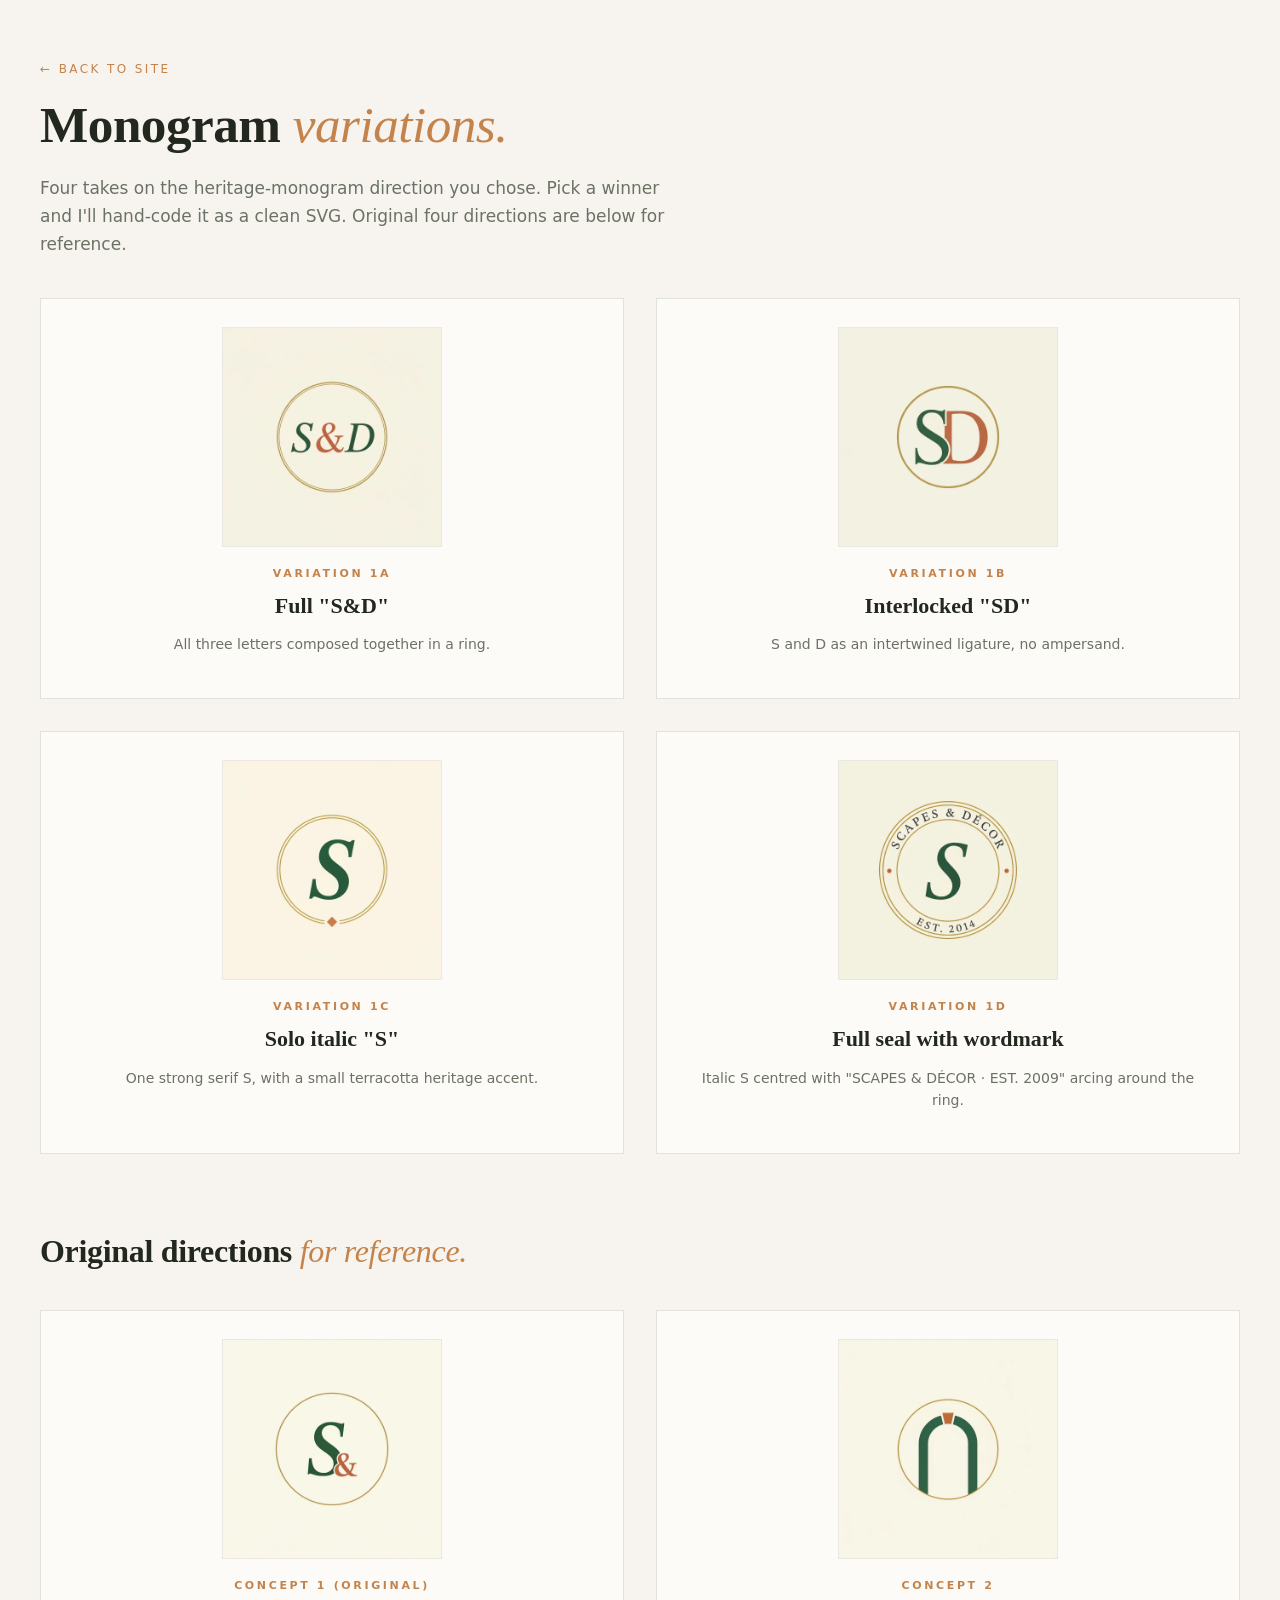
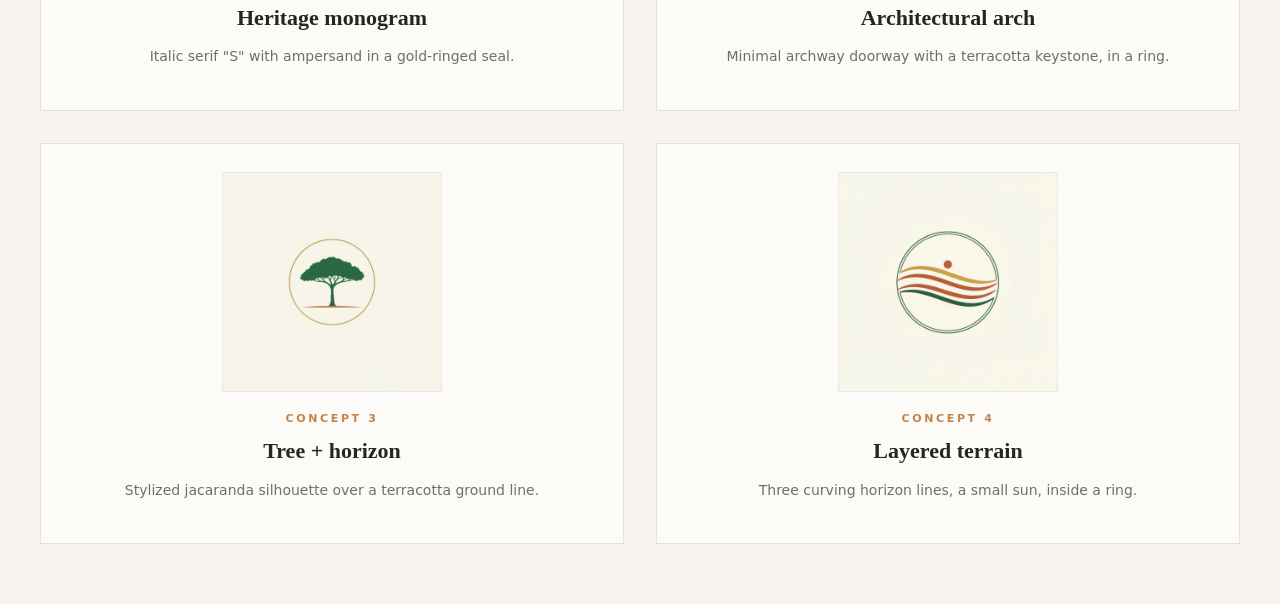
<file: logo-concepts.html>
<!doctype html>
<html lang="en">
<head>
<meta charset="utf-8" />
<meta name="viewport" content="width=device-width, initial-scale=1" />
<title>Logo concepts — Scapes & Décor</title>
<link rel="stylesheet" href="assets/styles.css">
<style>
  body{padding:60px 0}
  .concepts{display:grid;grid-template-columns:repeat(2,1fr);gap:32px;margin-top:40px}
  .concept{background:var(--linen);border:1px solid var(--line);padding:28px;text-align:center}
  .concept img{width:220px;height:220px;object-fit:contain;margin:0 auto;background:var(--stone);border:1px solid var(--line-soft)}
  .concept-label{font-size:11px;letter-spacing:.24em;text-transform:uppercase;color:var(--clay);margin-top:18px;font-weight:600}
  .concept-name{font-family:'Playfair Display',serif;font-size:22px;font-weight:600;margin:6px 0 0}
  .concept-desc{font-size:14px;color:var(--slate);margin-top:10px}
  .nav-mini{font-size:12px;letter-spacing:.2em;text-transform:uppercase;color:var(--slate)}
  .nav-mini a{color:var(--clay)}
  @media (max-width:720px){.concepts{grid-template-columns:1fr}}
</style>
</head>
<body>
<div class="container">
  <div class="nav-mini"><a href="index.html">← Back to site</a></div>
  <h1 class="section-title" style="margin-top:18px">Monogram <em>variations.</em></h1>
  <p class="section-intro">Four takes on the heritage-monogram direction you chose. Pick a winner and I'll hand-code it as a clean SVG. Original four directions are below for reference.</p>

  <div class="concepts">
    <div class="concept">
      <img src="assets/img/logo-concept-1a.webp" alt="Concept 1a" loading="lazy" decoding="async" />
      <div class="concept-label">Variation 1a</div>
      <h3 class="concept-name">Full "S&D"</h3>
      <p class="concept-desc">All three letters composed together in a ring.</p>
    </div>
    <div class="concept">
      <img src="assets/img/logo-concept-1b.webp" alt="Concept 1b" loading="lazy" decoding="async" />
      <div class="concept-label">Variation 1b</div>
      <h3 class="concept-name">Interlocked "SD"</h3>
      <p class="concept-desc">S and D as an intertwined ligature, no ampersand.</p>
    </div>
    <div class="concept">
      <img src="assets/img/logo-concept-1c.webp" alt="Concept 1c" loading="lazy" decoding="async" />
      <div class="concept-label">Variation 1c</div>
      <h3 class="concept-name">Solo italic "S"</h3>
      <p class="concept-desc">One strong serif S, with a small terracotta heritage accent.</p>
    </div>
    <div class="concept">
      <img src="assets/img/logo-concept-1d.webp" alt="Concept 1d" loading="lazy" decoding="async" />
      <div class="concept-label">Variation 1d</div>
      <h3 class="concept-name">Full seal with wordmark</h3>
      <p class="concept-desc">Italic S centred with "SCAPES & DÉCOR · EST. 2009" arcing around the ring.</p>
    </div>
  </div>

  <h2 class="section-title" style="margin-top:80px;font-size:32px">Original directions <em>for reference.</em></h2>

  <div class="concepts">
    <div class="concept">
      <img src="assets/img/logo-concept-1.webp" alt="Concept 1" loading="lazy" decoding="async" />
      <div class="concept-label">Concept 1 (original)</div>
      <h3 class="concept-name">Heritage monogram</h3>
      <p class="concept-desc">Italic serif "S" with ampersand in a gold-ringed seal.</p>
    </div>
    <div class="concept">
      <img src="assets/img/logo-concept-2.webp" alt="Concept 2" loading="lazy" decoding="async" />
      <div class="concept-label">Concept 2</div>
      <h3 class="concept-name">Architectural arch</h3>
      <p class="concept-desc">Minimal archway doorway with a terracotta keystone, in a ring.</p>
    </div>
    <div class="concept">
      <img src="assets/img/logo-concept-3.webp" alt="Concept 3" loading="lazy" decoding="async" />
      <div class="concept-label">Concept 3</div>
      <h3 class="concept-name">Tree + horizon</h3>
      <p class="concept-desc">Stylized jacaranda silhouette over a terracotta ground line.</p>
    </div>
    <div class="concept">
      <img src="assets/img/logo-concept-4.webp" alt="Concept 4" loading="lazy" decoding="async" />
      <div class="concept-label">Concept 4</div>
      <h3 class="concept-name">Layered terrain</h3>
      <p class="concept-desc">Three curving horizon lines, a small sun, inside a ring.</p>
    </div>
  </div>
</div>
</body>
</html>
</file>
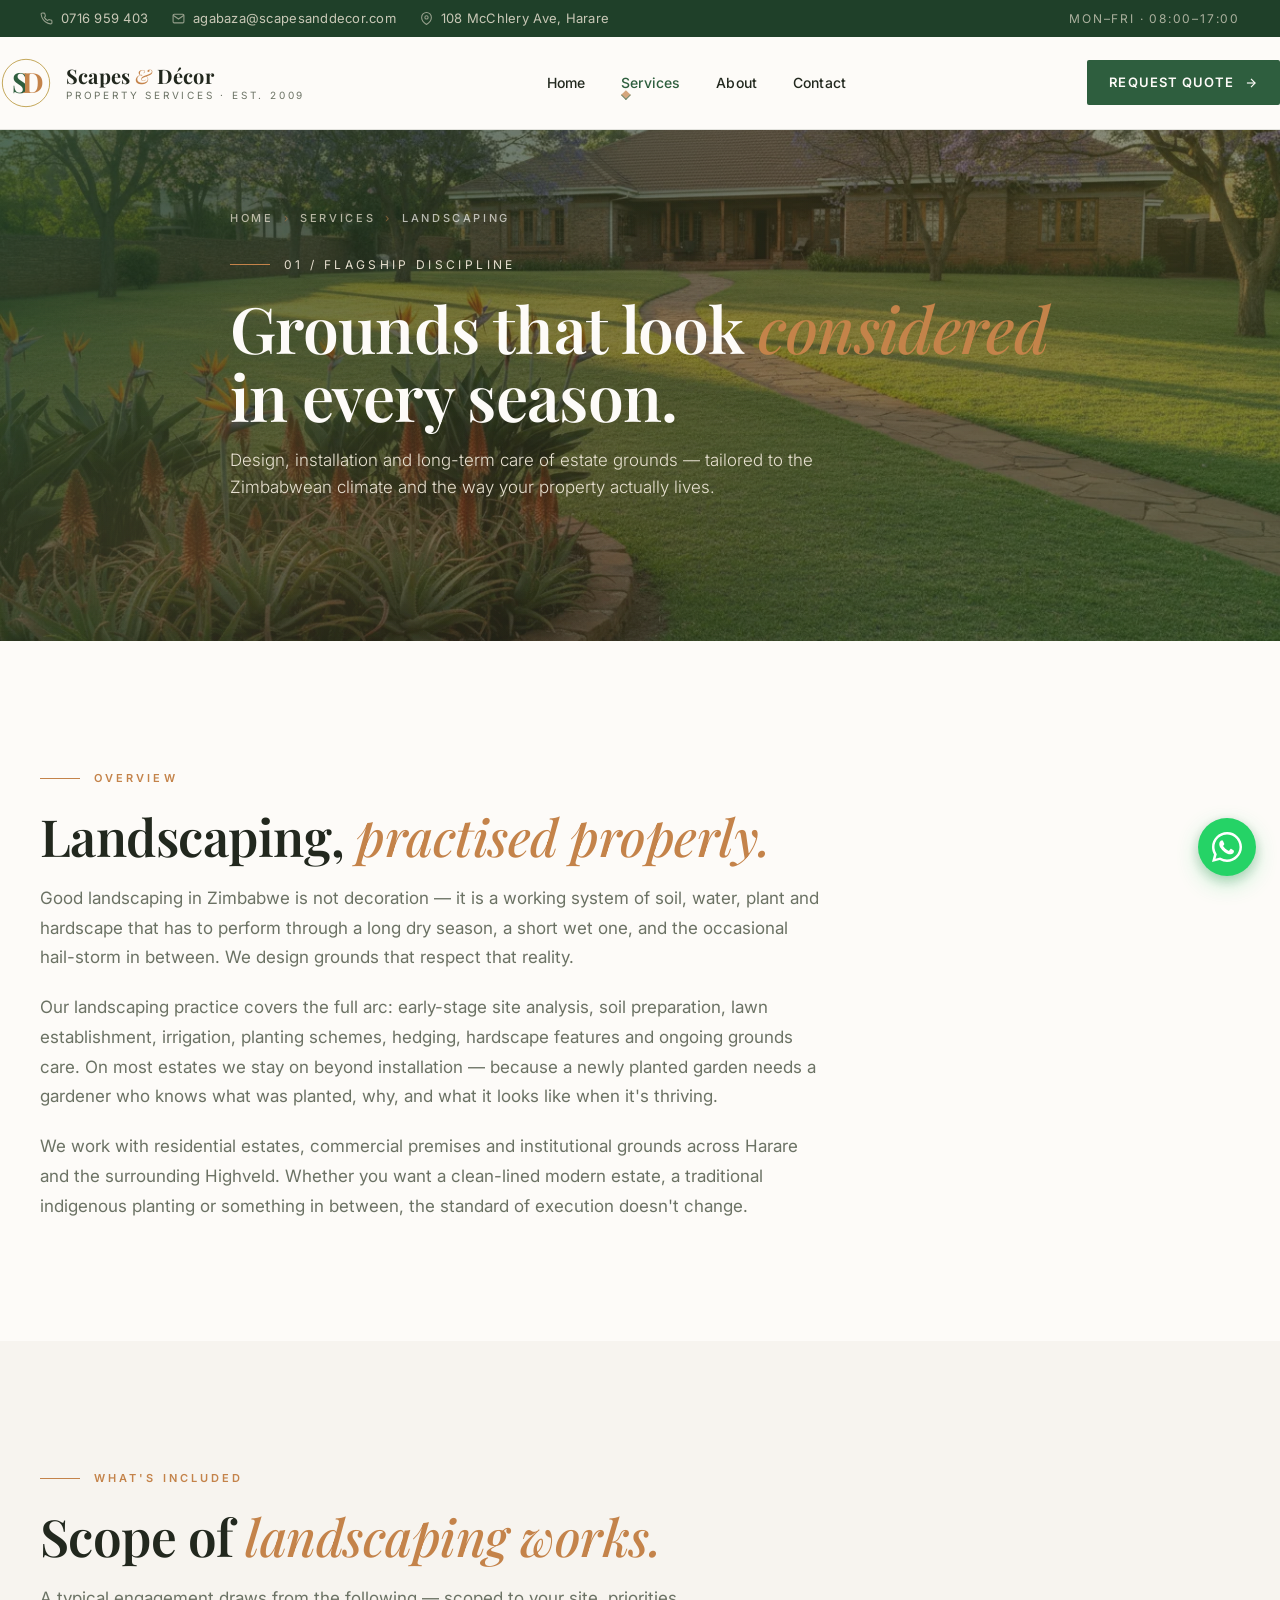
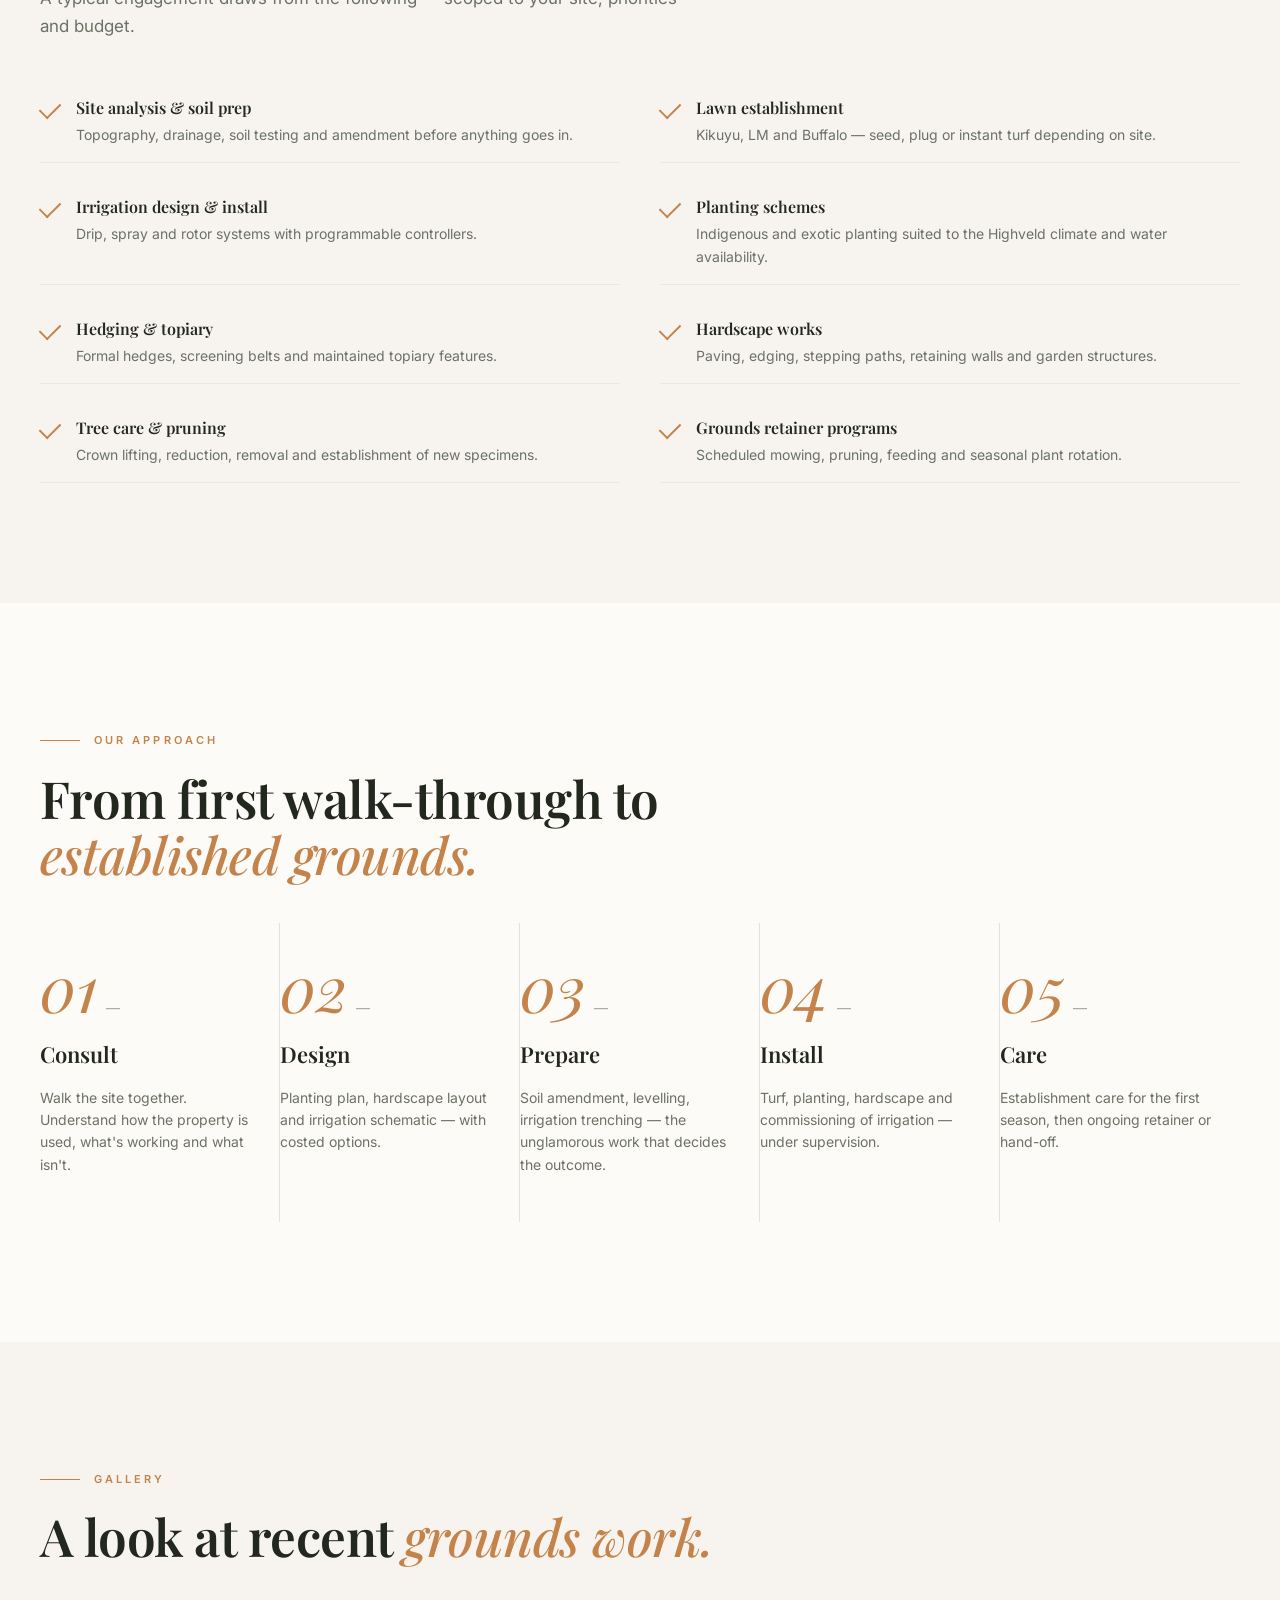
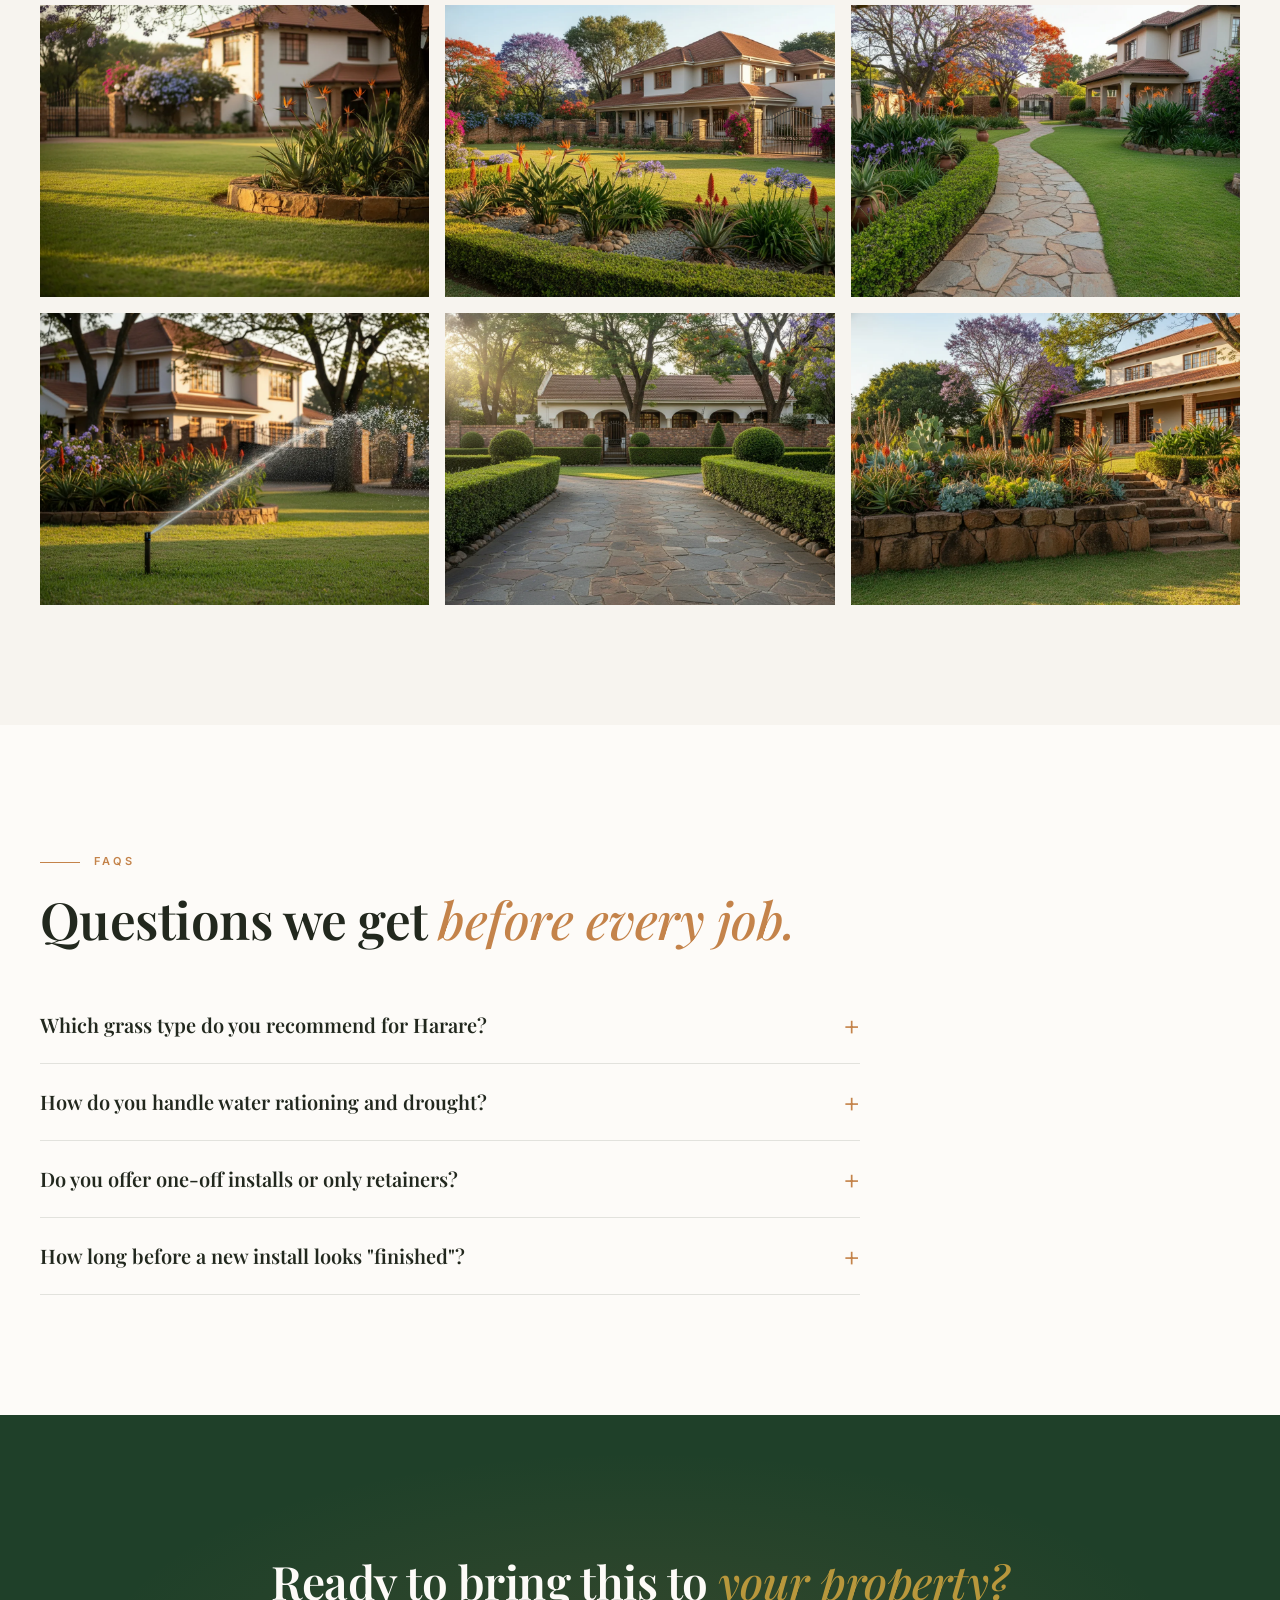
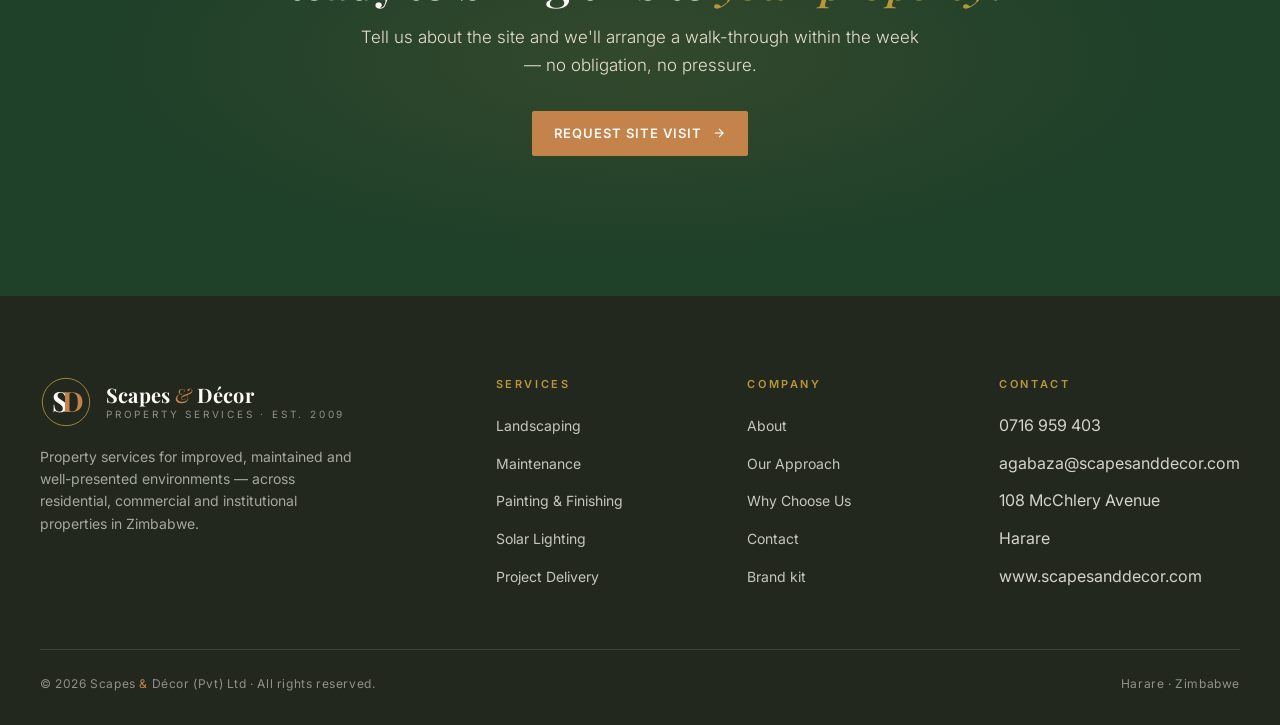
<file: services/landscaping.html>
<!doctype html>
<html lang="en">
<head>
<meta charset="utf-8" />
<meta name="viewport" content="width=device-width, initial-scale=1" />
<title>Landscaping — Scapes & Décor</title>
<meta name="description" content="Estate landscaping in Harare — design, installation and long-term grounds care tailored to the Zimbabwean climate. Lawns, irrigation, planting schemes and hardscape." />
<meta name="robots" content="index, follow" />
<meta property="og:type" content="website" />
<meta property="og:site_name" content="Scapes & Décor" />
<meta property="og:title" content="Landscaping — Scapes & Décor" />
<meta property="og:description" content="Estate landscaping in Harare — design, installation and long-term grounds care tailored to the Zimbabwean climate. Lawns, irrigation, planting schemes and hardscape." />
<meta property="og:locale" content="en_ZW" />
<meta name="twitter:card" content="summary_large_image" />
<meta property="og:url" content="https://scapesanddecor.com/services/landscaping.html" />
<meta property="og:image" content="https://scapesanddecor.com/assets/img/social/hero-landscaping-og.jpg" />
<meta property="og:image:type" content="image/jpeg" />
<meta property="og:image:width" content="1200" />
<meta property="og:image:height" content="630" />
<meta property="og:image:alt" content="Estate landscaping in Harare by Scapes & Décor" />
<meta name="twitter:image" content="https://scapesanddecor.com/assets/img/social/hero-landscaping-og.jpg" />
<link rel="canonical" href="https://scapesanddecor.com/services/landscaping.html" />
<link rel="preload" as="image" href="../assets/img/hero-landscaping.webp" fetchpriority="high" />
<link rel="icon" type="image/svg+xml" href="../favicon.svg">
<link rel="apple-touch-icon" href="../brand/favicon/apple-touch-icon.svg">
<meta name="theme-color" content="#2E5E3E">
<link rel="preconnect" href="https://fonts.googleapis.com">
<link rel="preconnect" href="https://fonts.gstatic.com" crossorigin>
<link href="https://fonts.googleapis.com/css2?family=Inter:wght@300;400;500;600;700&family=Playfair+Display:ital,wght@0,400;0,600;0,700;0,800;1,400;1,600;1,700&display=swap" rel="stylesheet">
<link rel="stylesheet" href="../assets/styles.css">
</head>
<body>

<div class="topbar">
  <div class="container topbar-inner">
    <div class="topbar-left">
      <a href="tel:+263716959403">
        <svg width="13" height="13" viewBox="0 0 24 24" fill="none" stroke="currentColor" stroke-width="2"><path d="M22 16.92v3a2 2 0 0 1-2.18 2 19.86 19.86 0 0 1-8.63-3.07 19.5 19.5 0 0 1-6-6 19.86 19.86 0 0 1-3.07-8.67A2 2 0 0 1 4.11 2h3a2 2 0 0 1 2 1.72 12.84 12.84 0 0 0 .7 2.81 2 2 0 0 1-.45 2.11L8.09 9.91a16 16 0 0 0 6 6l1.27-1.27a2 2 0 0 1 2.11-.45 12.84 12.84 0 0 0 2.81.7A2 2 0 0 1 22 16.92z"/></svg>
        0716 959 403
      </a>
      <a href="mailto:agabaza@scapesanddecor.com">
        <svg width="13" height="13" viewBox="0 0 24 24" fill="none" stroke="currentColor" stroke-width="2"><path d="M4 4h16c1.1 0 2 .9 2 2v12c0 1.1-.9 2-2 2H4c-1.1 0-2-.9-2-2V6c0-1.1.9-2 2-2z"/><polyline points="22,6 12,13 2,6"/></svg>
        agabaza@scapesanddecor.com
      </a>
      <span>
        <svg width="13" height="13" viewBox="0 0 24 24" fill="none" stroke="currentColor" stroke-width="2"><path d="M21 10c0 7-9 13-9 13s-9-6-9-13a9 9 0 0 1 18 0z"/><circle cx="12" cy="10" r="3"/></svg>
        108 McChlery Ave, Harare
      </span>
    </div>
    <div class="topbar-right">
      <span>Mon–Fri · 08:00–17:00</span>
    </div>
  </div>
</div>

<nav class="main">
  <div class="container nav-inner">
    <a class="logo" href="../index.html">
      <div class="logo-mark">
        <svg viewBox="0 0 56 56" fill="none" xmlns="http://www.w3.org/2000/svg" aria-label="Scapes & Décor mark">
          <circle cx="28" cy="28" r="25.5" stroke="#B8973C" stroke-width="0.9"/>
          <text x="22" y="39" font-family="'Playfair Display', 'Didot', Georgia, serif" font-size="30" font-weight="700" fill="#2E5E3E" text-anchor="middle" aria-hidden="true">S</text>
          <text x="35" y="39" font-family="'Playfair Display', 'Didot', Georgia, serif" font-size="30" font-weight="700" fill="#C4834A" text-anchor="middle" aria-hidden="true">D</text>
        </svg>
      </div>
      <div class="logo-text">
        <div class="logo-name">Scapes <em>&</em> Décor</div>
        <div class="logo-sub">Property Services · Est. 2009</div>
      </div>
    </a>
    <input type="checkbox" id="nav-toggle" class="nav-checkbox" />
    <label for="nav-toggle" class="nav-toggle" aria-label="Toggle menu">
      <svg viewBox="0 0 24 24" fill="none" stroke="currentColor" stroke-width="2" stroke-linecap="round">
        <line class="ham-top" x1="4" y1="7" x2="20" y2="7"/>
        <line class="ham-mid" x1="4" y1="12" x2="20" y2="12"/>
        <line class="ham-bot" x1="4" y1="17" x2="20" y2="17"/>
      </svg>
    </label>
    <ul class="nav-links">
      <li><a href="../index.html">Home</a></li>
      <li class="has-dropdown">
        <a href="../index.html#services" class="active">Services</a>
        <ul class="dropdown">
          <li><a href="landscaping.html"><span class="dd-num">01</span>Landscaping</a></li>
          <li><a href="maintenance.html"><span class="dd-num">02</span>Property Maintenance</a></li>
          <li><a href="painting.html"><span class="dd-num">03</span>Painting &amp; Finishing</a></li>
          <li><a href="solar-lighting.html"><span class="dd-num">04</span>Solar Lighting</a></li>
          <li><a href="project-delivery.html"><span class="dd-num">05</span>Project Delivery</a></li>
        </ul>
      </li>
      <li><a href="../about.html">About</a></li>
      <li><a href="../contact.html">Contact</a></li>
    </ul>
    <a class="btn btn-primary" href="../contact.html">Request Quote
      <svg viewBox="0 0 24 24" fill="none" stroke="currentColor" stroke-width="2"><line x1="5" y1="12" x2="19" y2="12"/><polyline points="12 5 19 12 12 19"/></svg>
    </a>
  </div>
</nav>

<header class="page-hero ph-bg-landscaping">
  <div class="container">
    <div class="page-breadcrumb">
      <a href="../index.html">Home</a><span class="sep">›</span><a href="../index.html#services">Services</a><span class="sep">›</span><span class="cur">Landscaping</span>
    </div>
    <div class="page-hero-eyebrow"><span class="bar"></span>01 / Flagship Discipline</div>
    <h1 class="page-hero-title">Grounds that look <em>considered</em> in every season.</h1>
    <p class="page-hero-sub">Design, installation and long-term care of estate grounds — tailored to the Zimbabwean climate and the way your property actually lives.</p>
  </div>
</header>

<section class="content-section">
  <div class="container">
    <div class="section-label"><span class="bar"></span>Overview</div>
    <h2 class="section-title">Landscaping, <em>practised properly.</em></h2>
    <div class="prose">
      <p>Good landscaping in Zimbabwe is not decoration — it is a working system of soil, water, plant and hardscape that has to perform through a long dry season, a short wet one, and the occasional hail-storm in between. We design grounds that respect that reality.</p>
      <p>Our landscaping practice covers the full arc: early-stage site analysis, soil preparation, lawn establishment, irrigation, planting schemes, hedging, hardscape features and ongoing grounds care. On most estates we stay on beyond installation — because a newly planted garden needs a gardener who knows what was planted, why, and what it looks like when it's thriving.</p>
      <p>We work with residential estates, commercial premises and institutional grounds across Harare and the surrounding Highveld. Whether you want a clean-lined modern estate, a traditional indigenous planting or something in between, the standard of execution doesn't change.</p>
    </div>
  </div>
</section>

<section class="content-section alt">
  <div class="container">
    <div class="section-label"><span class="bar"></span>What's Included</div>
    <h2 class="section-title">Scope of <em>landscaping works.</em></h2>
    <p class="section-intro">A typical engagement draws from the following — scoped to your site, priorities and budget.</p>
    <ul class="scope-list">
      <li><strong>Site analysis & soil prep</strong><span>Topography, drainage, soil testing and amendment before anything goes in.</span></li>
      <li><strong>Lawn establishment</strong><span>Kikuyu, LM and Buffalo — seed, plug or instant turf depending on site.</span></li>
      <li><strong>Irrigation design & install</strong><span>Drip, spray and rotor systems with programmable controllers.</span></li>
      <li><strong>Planting schemes</strong><span>Indigenous and exotic planting suited to the Highveld climate and water availability.</span></li>
      <li><strong>Hedging & topiary</strong><span>Formal hedges, screening belts and maintained topiary features.</span></li>
      <li><strong>Hardscape works</strong><span>Paving, edging, stepping paths, retaining walls and garden structures.</span></li>
      <li><strong>Tree care & pruning</strong><span>Crown lifting, reduction, removal and establishment of new specimens.</span></li>
      <li><strong>Grounds retainer programs</strong><span>Scheduled mowing, pruning, feeding and seasonal plant rotation.</span></li>
    </ul>
  </div>
</section>

<section class="content-section">
  <div class="container">
    <div class="section-label"><span class="bar"></span>Our Approach</div>
    <h2 class="section-title">From first walk-through to <em>established grounds.</em></h2>
    <div class="steps" style="--forest-deep:transparent;">
      <div class="step" style="border-right-color:var(--line)">
        <div class="step-num" style="color:var(--clay)">01<sup style="color:var(--slate)">—</sup></div>
        <h3 class="step-title" style="color:var(--charcoal)">Consult</h3>
        <p class="step-desc" style="color:var(--slate);opacity:1">Walk the site together. Understand how the property is used, what's working and what isn't.</p>
      </div>
      <div class="step" style="border-right-color:var(--line)">
        <div class="step-num" style="color:var(--clay)">02<sup style="color:var(--slate)">—</sup></div>
        <h3 class="step-title" style="color:var(--charcoal)">Design</h3>
        <p class="step-desc" style="color:var(--slate);opacity:1">Planting plan, hardscape layout and irrigation schematic — with costed options.</p>
      </div>
      <div class="step" style="border-right-color:var(--line)">
        <div class="step-num" style="color:var(--clay)">03<sup style="color:var(--slate)">—</sup></div>
        <h3 class="step-title" style="color:var(--charcoal)">Prepare</h3>
        <p class="step-desc" style="color:var(--slate);opacity:1">Soil amendment, levelling, irrigation trenching — the unglamorous work that decides the outcome.</p>
      </div>
      <div class="step" style="border-right-color:var(--line)">
        <div class="step-num" style="color:var(--clay)">04<sup style="color:var(--slate)">—</sup></div>
        <h3 class="step-title" style="color:var(--charcoal)">Install</h3>
        <p class="step-desc" style="color:var(--slate);opacity:1">Turf, planting, hardscape and commissioning of irrigation — under supervision.</p>
      </div>
      <div class="step">
        <div class="step-num" style="color:var(--clay)">05<sup style="color:var(--slate)">—</sup></div>
        <h3 class="step-title" style="color:var(--charcoal)">Care</h3>
        <p class="step-desc" style="color:var(--slate);opacity:1">Establishment care for the first season, then ongoing retainer or hand-off.</p>
      </div>
    </div>
  </div>
</section>

<section class="content-section alt">
  <div class="container">
    <div class="section-label"><span class="bar"></span>Gallery</div>
    <h2 class="section-title">A look at recent <em>grounds work.</em></h2>
    <div class="gallery-grid">
      <div class="svg-ph" style="background:url('../assets/img/gallery-landscaping-1.webp') center/cover"></div>
      <div class="svg-ph" style="background:url('../assets/img/gallery-landscaping-2.webp') center/cover"></div>
      <div class="svg-ph" style="background:url('../assets/img/gallery-landscaping-3.webp') center/cover"></div>
      <div class="svg-ph" style="background:url('../assets/img/gallery-landscaping-4.webp') center/cover"></div>
      <div class="svg-ph" style="background:url('../assets/img/gallery-landscaping-5.webp') center/cover"></div>
      <div class="svg-ph" style="background:url('../assets/img/gallery-landscaping-6.webp') center/cover"></div>
    </div>
  </div>
</section>

<section class="content-section">
  <div class="container">
    <div class="section-label"><span class="bar"></span>FAQs</div>
    <h2 class="section-title">Questions we get <em>before every job.</em></h2>
    <div class="faq">
      <details>
        <summary>Which grass type do you recommend for Harare?</summary>
        <div class="faq-body">
          <p>It depends on the property. Kikuyu is the workhorse — hardy, forgiving and quick to establish. LM Buffalo is the better choice for shaded areas and low-traffic ornamental lawns. Cynodon (couch) suits sports surfaces and high-wear zones. We walk the site, look at sun, soil and use, and recommend accordingly — often a mix by zone.</p>
        </div>
      </details>
      <details>
        <summary>How do you handle water rationing and drought?</summary>
        <div class="faq-body">
          <p>We design for water availability from day one. That means drip irrigation where possible, mulching to reduce evaporation, drought-tolerant species in exposed zones, and irrigation controllers that can dial back automatically. For properties on borehole or municipal supply, we build storage and programme schedules around the most restrictive case.</p>
        </div>
      </details>
      <details>
        <summary>Do you offer one-off installs or only retainers?</summary>
        <div class="faq-body">
          <p>Both. Many clients engage us for a one-off establishment and manage their own grounds afterwards — we're happy to train an in-house gardener as part of hand-over. Others prefer we stay on under a monthly retainer. We don't push retainer-only — it's your property.</p>
        </div>
      </details>
      <details>
        <summary>How long before a new install looks "finished"?</summary>
        <div class="faq-body">
          <p>Lawn knits in 4–8 weeks in season. Beds look intentional from day one but come into their own over the first 12 months. Hedges take 18–36 months to reach screening height depending on species. We publish a realistic establishment timeline with every installation proposal.</p>
        </div>
      </details>
    </div>
  </div>
</section>

<section class="cta-strip">
  <div class="container">
    <h2>Ready to bring this to <em>your property?</em></h2>
    <p>Tell us about the site and we'll arrange a walk-through within the week — no obligation, no pressure.</p>
    <a class="btn btn-clay" href="../contact.html">Request Site Visit
      <svg viewBox="0 0 24 24" fill="none" stroke="currentColor" stroke-width="2"><line x1="5" y1="12" x2="19" y2="12"/><polyline points="12 5 19 12 12 19"/></svg>
    </a>
  </div>
</section>

<footer>
  <div class="container">
    <div class="footer-grid">
      <div class="footer-brand">
        <div class="logo">
          <div class="logo-mark">
            <svg viewBox="0 0 56 56" fill="none" xmlns="http://www.w3.org/2000/svg" aria-label="Scapes & Décor mark">
              <circle cx="28" cy="28" r="25.5" stroke="#B8973C" stroke-width="0.9"/>
              <text x="22" y="39" font-family="'Playfair Display', 'Didot', Georgia, serif" font-size="30" font-weight="700" fill="#FDFBF8" text-anchor="middle" aria-hidden="true">S</text>
              <text x="35" y="39" font-family="'Playfair Display', 'Didot', Georgia, serif" font-size="30" font-weight="700" fill="#C4834A" text-anchor="middle" aria-hidden="true">D</text>
            </svg>
          </div>
          <div class="logo-text">
            <div class="logo-name">Scapes <em>&</em> Décor</div>
            <div class="logo-sub">Property Services · Est. 2009</div>
          </div>
        </div>
        <p>Property services for improved, maintained and well-presented environments — across residential, commercial and institutional properties in Zimbabwe.</p>
      </div>
      <div class="footer-col">
        <h5>Services</h5>
        <ul>
          <li><a href="landscaping.html">Landscaping</a></li>
          <li><a href="maintenance.html">Maintenance</a></li>
          <li><a href="painting.html">Painting & Finishing</a></li>
          <li><a href="solar-lighting.html">Solar Lighting</a></li>
          <li><a href="project-delivery.html">Project Delivery</a></li>
        </ul>
      </div>
      <div class="footer-col">
        <h5>Company</h5>
        <ul>
          <li><a href="../about.html">About</a></li>
          <li><a href="../index.html#approach">Our Approach</a></li>
          <li><a href="../index.html#why">Why Choose Us</a></li>
          <li><a href="../contact.html">Contact</a></li>
          <li><a href="../brand.html">Brand kit</a></li>
        </ul>
      </div>
      <div class="footer-col">
        <h5>Contact</h5>
        <ul>
          <li>0716 959 403</li>
          <li>agabaza@scapesanddecor.com</li>
          <li>108 McChlery Avenue</li>
          <li>Harare</li>
          <li>www.scapesanddecor.com</li>
        </ul>
      </div>
    </div>
    <div class="footer-bar">
      <div>© 2026 Scapes <em>&</em> Décor (Pvt) Ltd · All rights reserved.</div>
      <div>Harare · Zimbabwe</div>
    </div>
  </div>
</footer>

<a class="whatsapp-fab" href="https://wa.me/263777299904?text=Hi%20Scapes%20%26%20D%C3%A9cor%2C%20I%27d%20like%20to%20enquire%20about..." target="_blank" rel="noopener" aria-label="Chat on WhatsApp">
  <svg viewBox="0 0 24 24" fill="currentColor" aria-hidden="true"><path d="M20.5 3.5A11.8 11.8 0 0 0 12 0C5.4 0 0 5.4 0 12c0 2.1.6 4.2 1.6 6L0 24l6.2-1.6A11.9 11.9 0 0 0 12 24c6.6 0 12-5.4 12-12 0-3.2-1.2-6.2-3.5-8.5zM12 22a10 10 0 0 1-5.1-1.4l-.4-.2-3.7 1 1-3.6-.2-.4A10 10 0 1 1 22 12c0 5.5-4.5 10-10 10zm5.5-7.5c-.3-.1-1.8-.9-2-1s-.5-.1-.7.1-.8 1-1 1.2-.4.2-.7.1c-.3-.1-1.3-.5-2.4-1.5a9 9 0 0 1-1.7-2c-.2-.3 0-.5.1-.6.1-.1.3-.3.4-.5l.3-.5c.1-.2 0-.3 0-.5l-.9-2c-.2-.5-.5-.5-.7-.5h-.6c-.2 0-.5.1-.8.4s-1 1-1 2.5 1 2.9 1.2 3.1c.1.2 2 3.1 4.9 4.3.7.3 1.2.5 1.6.6.7.2 1.3.2 1.8.1.5-.1 1.7-.7 2-1.4.3-.7.3-1.2.2-1.4-.1-.1-.3-.2-.6-.3z"/></svg>
</a>
</body>
</html>
</file>
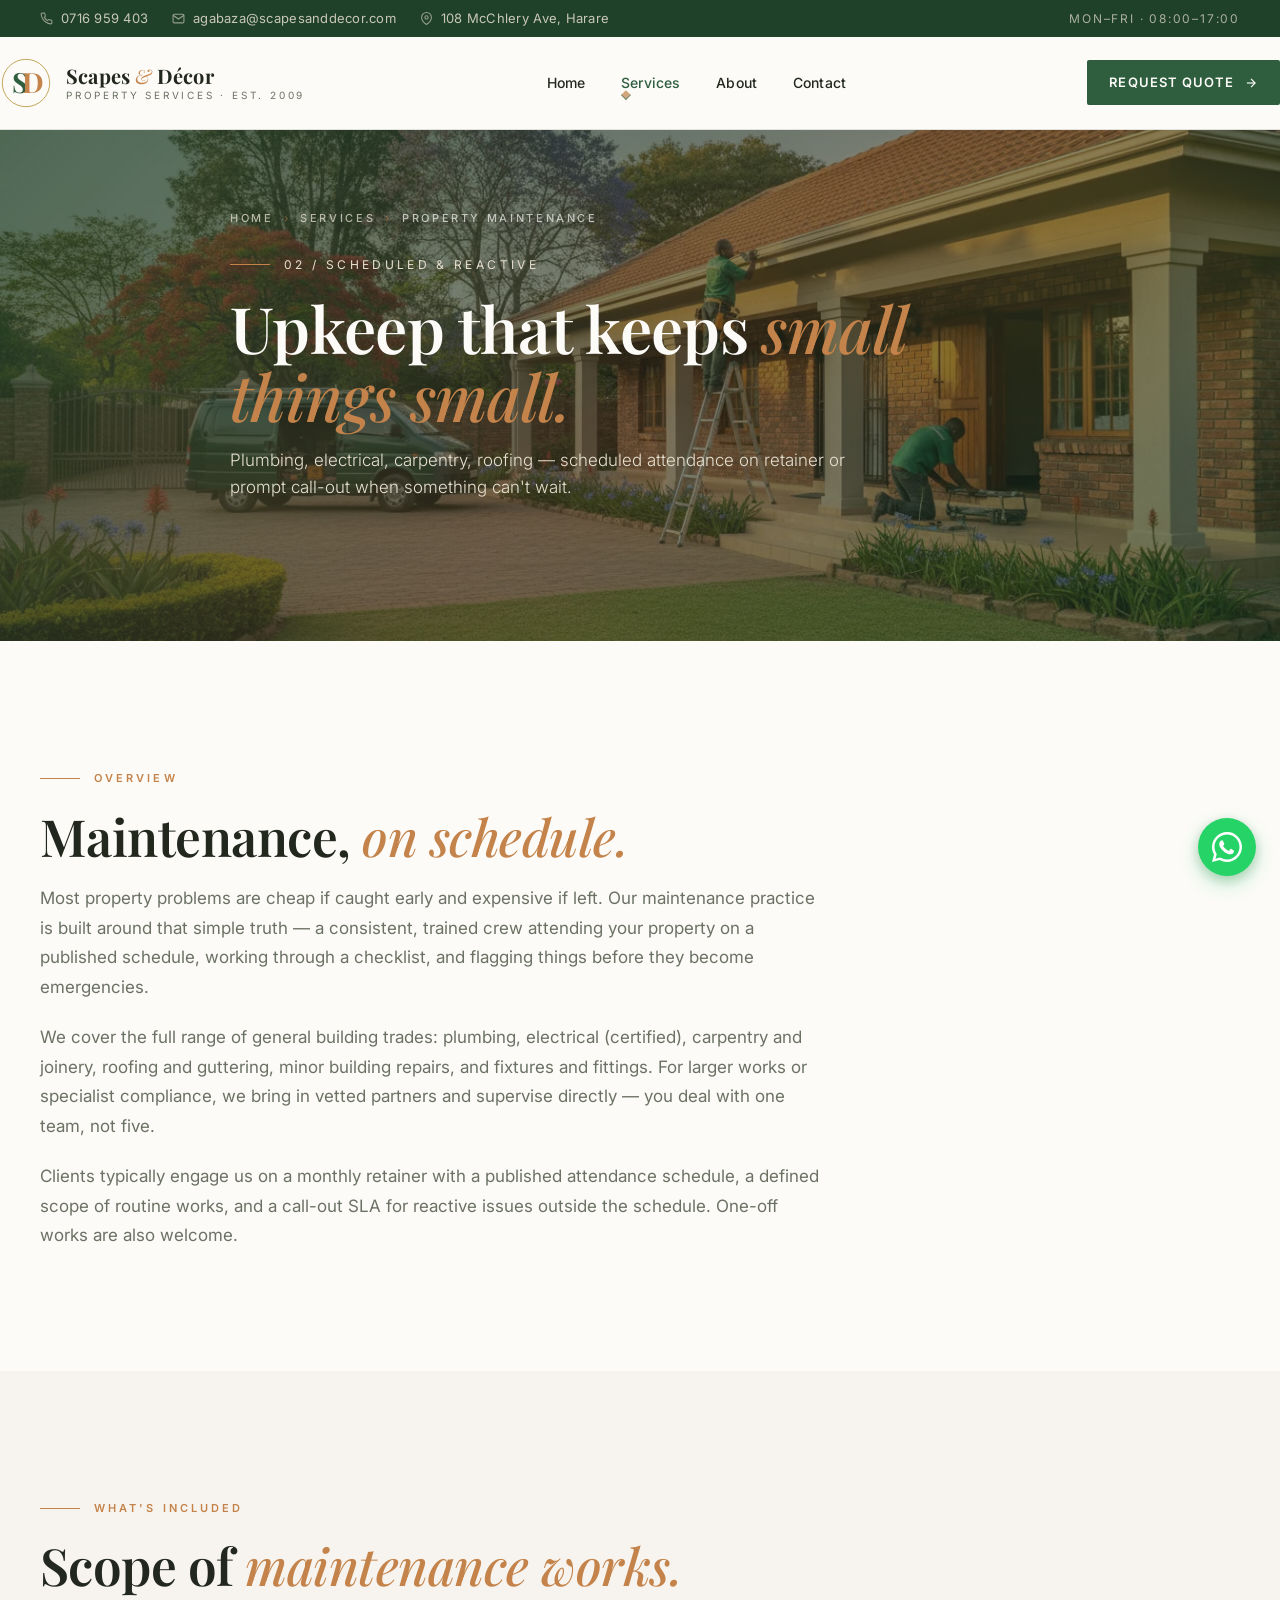
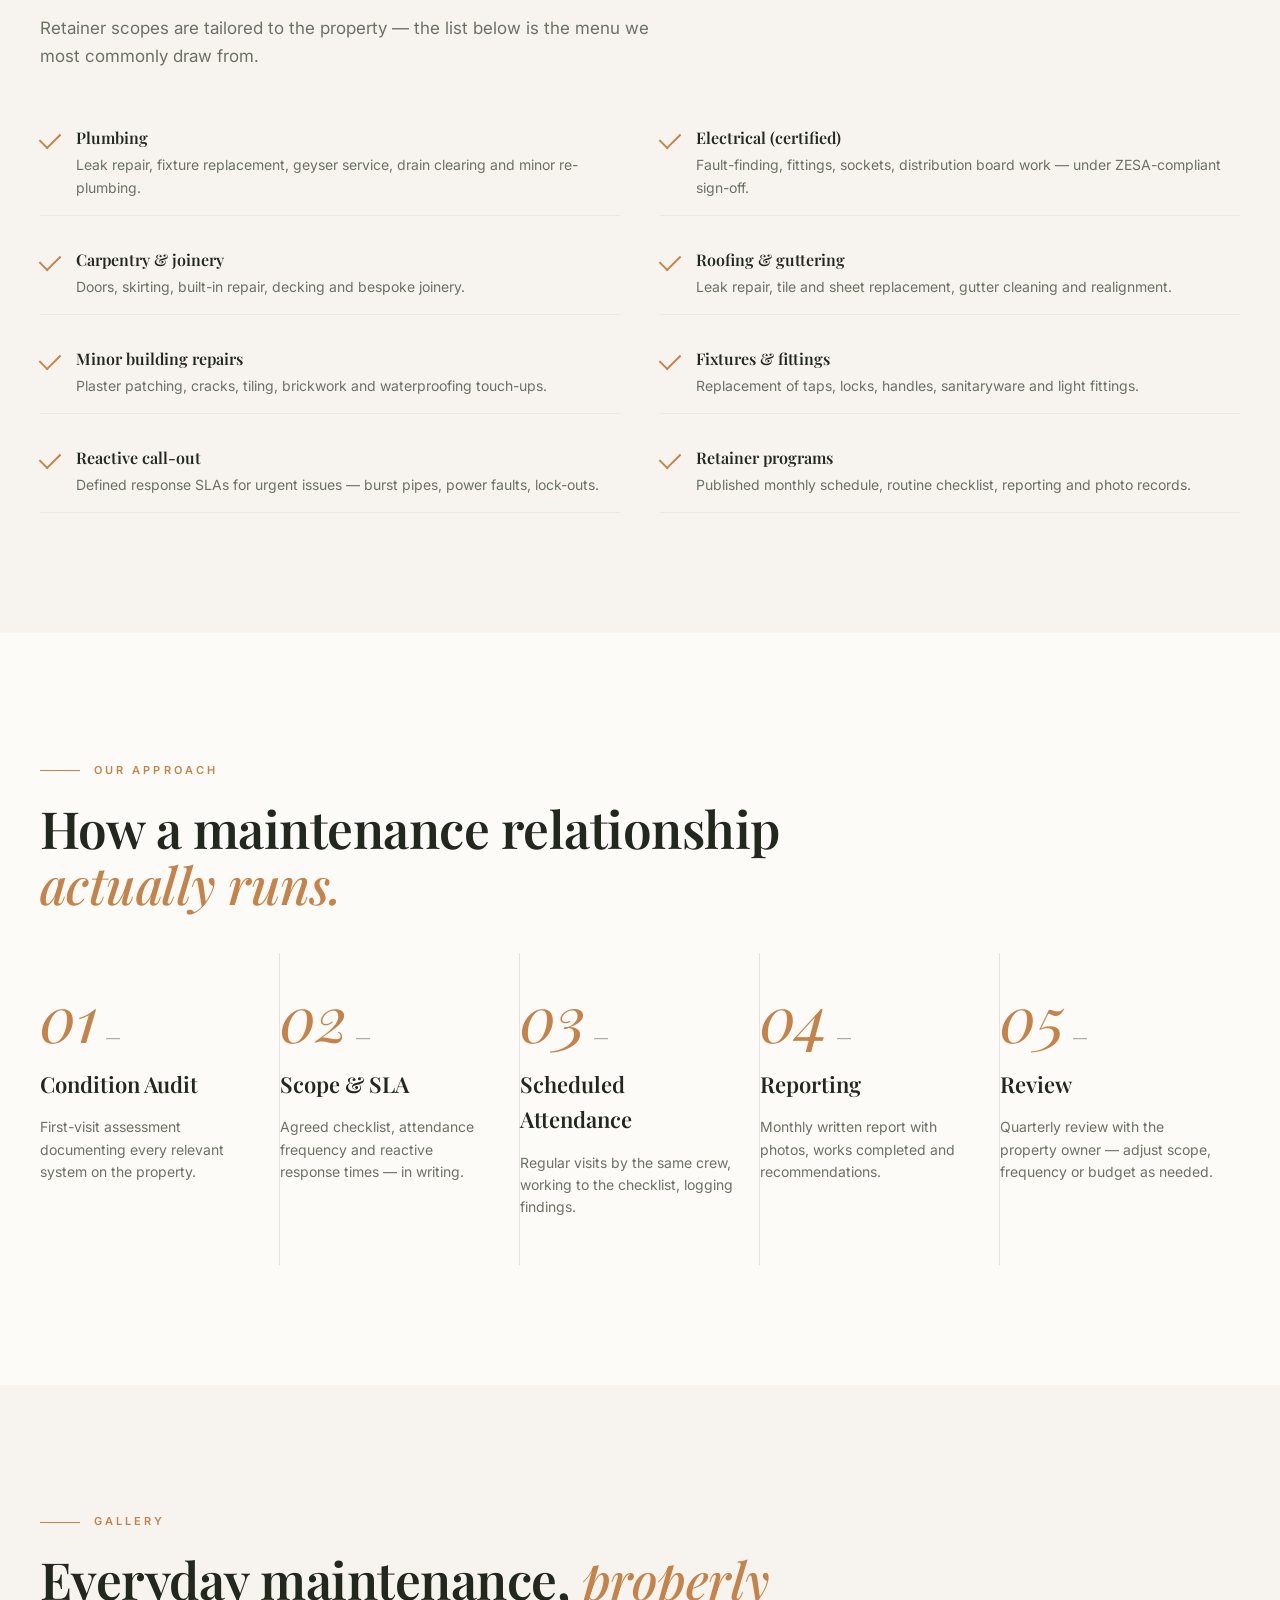
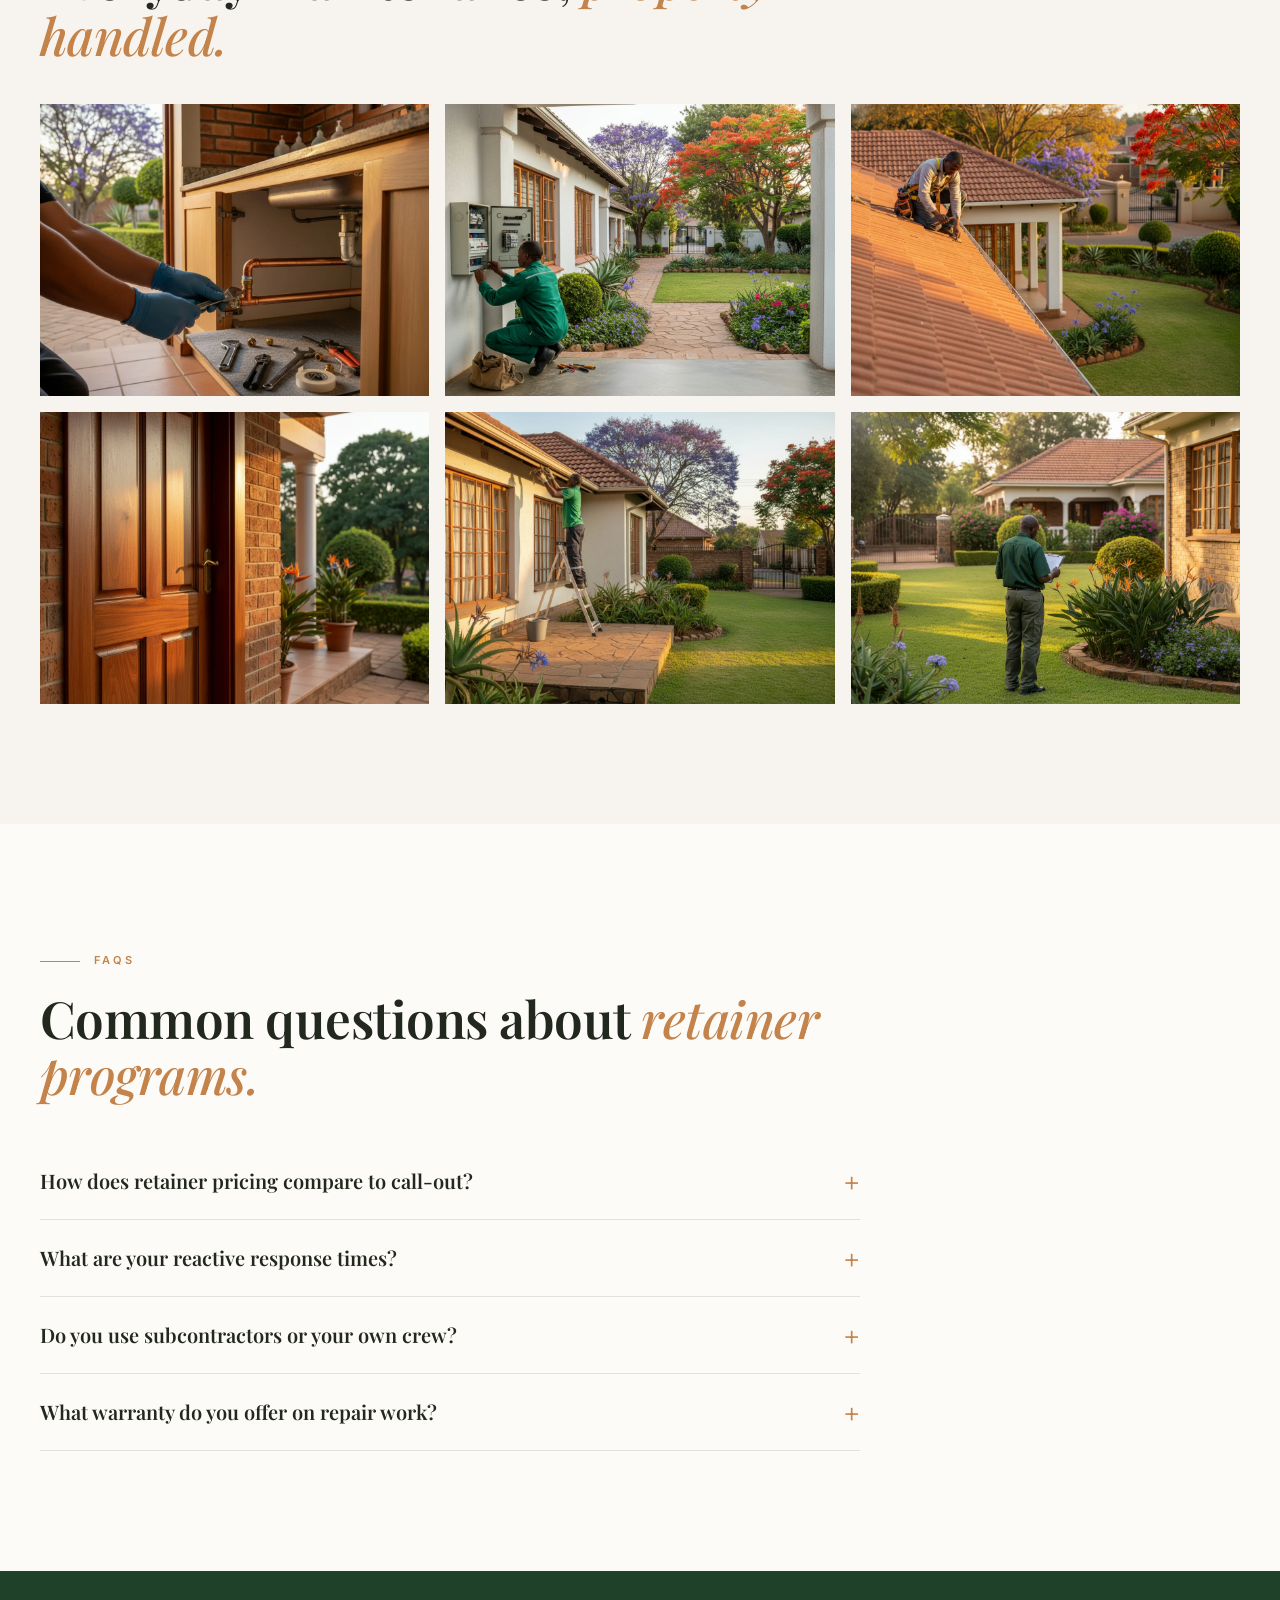
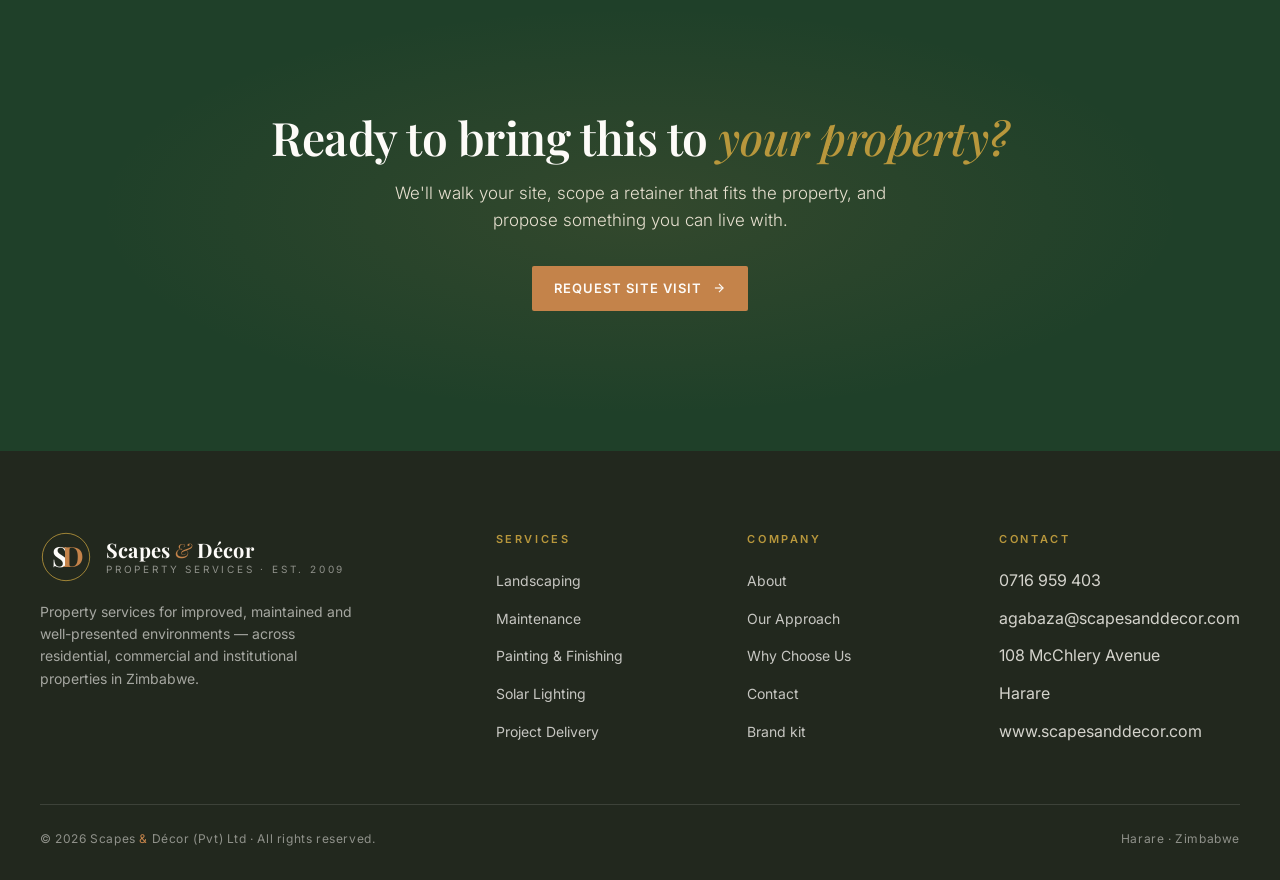
<file: services/maintenance.html>
<!doctype html>
<html lang="en">
<head>
<meta charset="utf-8" />
<meta name="viewport" content="width=device-width, initial-scale=1" />
<title>Property Maintenance — Scapes & Décor</title>
<meta name="description" content="Property maintenance in Harare — scheduled and reactive plumbing, electrical, carpentry and roofing upkeep on retainer or call-out." />
<meta name="robots" content="index, follow" />
<meta property="og:type" content="website" />
<meta property="og:site_name" content="Scapes & Décor" />
<meta property="og:title" content="Property Maintenance — Scapes & Décor" />
<meta property="og:description" content="Property maintenance in Harare — scheduled and reactive plumbing, electrical, carpentry and roofing upkeep on retainer or call-out." />
<meta property="og:locale" content="en_ZW" />
<meta name="twitter:card" content="summary_large_image" />
<meta property="og:url" content="https://scapesanddecor.com/services/maintenance.html" />
<meta property="og:image" content="https://scapesanddecor.com/assets/img/social/hero-maintenance-og.jpg" />
<meta property="og:image:type" content="image/jpeg" />
<meta property="og:image:width" content="1200" />
<meta property="og:image:height" content="630" />
<meta property="og:image:alt" content="Property maintenance in Harare by Scapes & Décor" />
<meta name="twitter:image" content="https://scapesanddecor.com/assets/img/social/hero-maintenance-og.jpg" />
<link rel="canonical" href="https://scapesanddecor.com/services/maintenance.html" />
<link rel="preload" as="image" href="../assets/img/hero-maintenance.webp" fetchpriority="high" />
<link rel="icon" type="image/svg+xml" href="../favicon.svg">
<link rel="apple-touch-icon" href="../brand/favicon/apple-touch-icon.svg">
<meta name="theme-color" content="#2E5E3E">
<link rel="preconnect" href="https://fonts.googleapis.com">
<link rel="preconnect" href="https://fonts.gstatic.com" crossorigin>
<link href="https://fonts.googleapis.com/css2?family=Inter:wght@300;400;500;600;700&family=Playfair+Display:ital,wght@0,400;0,600;0,700;0,800;1,400;1,600;1,700&display=swap" rel="stylesheet">
<link rel="stylesheet" href="../assets/styles.css">
</head>
<body>

<div class="topbar">
  <div class="container topbar-inner">
    <div class="topbar-left">
      <a href="tel:+263716959403">
        <svg width="13" height="13" viewBox="0 0 24 24" fill="none" stroke="currentColor" stroke-width="2"><path d="M22 16.92v3a2 2 0 0 1-2.18 2 19.86 19.86 0 0 1-8.63-3.07 19.5 19.5 0 0 1-6-6 19.86 19.86 0 0 1-3.07-8.67A2 2 0 0 1 4.11 2h3a2 2 0 0 1 2 1.72 12.84 12.84 0 0 0 .7 2.81 2 2 0 0 1-.45 2.11L8.09 9.91a16 16 0 0 0 6 6l1.27-1.27a2 2 0 0 1 2.11-.45 12.84 12.84 0 0 0 2.81.7A2 2 0 0 1 22 16.92z"/></svg>
        0716 959 403
      </a>
      <a href="mailto:agabaza@scapesanddecor.com">
        <svg width="13" height="13" viewBox="0 0 24 24" fill="none" stroke="currentColor" stroke-width="2"><path d="M4 4h16c1.1 0 2 .9 2 2v12c0 1.1-.9 2-2 2H4c-1.1 0-2-.9-2-2V6c0-1.1.9-2 2-2z"/><polyline points="22,6 12,13 2,6"/></svg>
        agabaza@scapesanddecor.com
      </a>
      <span>
        <svg width="13" height="13" viewBox="0 0 24 24" fill="none" stroke="currentColor" stroke-width="2"><path d="M21 10c0 7-9 13-9 13s-9-6-9-13a9 9 0 0 1 18 0z"/><circle cx="12" cy="10" r="3"/></svg>
        108 McChlery Ave, Harare
      </span>
    </div>
    <div class="topbar-right">
      <span>Mon–Fri · 08:00–17:00</span>
    </div>
  </div>
</div>

<nav class="main">
  <div class="container nav-inner">
    <a class="logo" href="../index.html">
      <div class="logo-mark">
        <svg viewBox="0 0 56 56" fill="none" xmlns="http://www.w3.org/2000/svg" aria-label="Scapes & Décor mark">
          <circle cx="28" cy="28" r="25.5" stroke="#B8973C" stroke-width="0.9"/>
          <text x="22" y="39" font-family="'Playfair Display', 'Didot', Georgia, serif" font-size="30" font-weight="700" fill="#2E5E3E" text-anchor="middle" aria-hidden="true">S</text>
          <text x="35" y="39" font-family="'Playfair Display', 'Didot', Georgia, serif" font-size="30" font-weight="700" fill="#C4834A" text-anchor="middle" aria-hidden="true">D</text>
        </svg>
      </div>
      <div class="logo-text">
        <div class="logo-name">Scapes <em>&</em> Décor</div>
        <div class="logo-sub">Property Services · Est. 2009</div>
      </div>
    </a>
    <input type="checkbox" id="nav-toggle" class="nav-checkbox" />
    <label for="nav-toggle" class="nav-toggle" aria-label="Toggle menu">
      <svg viewBox="0 0 24 24" fill="none" stroke="currentColor" stroke-width="2" stroke-linecap="round">
        <line class="ham-top" x1="4" y1="7" x2="20" y2="7"/>
        <line class="ham-mid" x1="4" y1="12" x2="20" y2="12"/>
        <line class="ham-bot" x1="4" y1="17" x2="20" y2="17"/>
      </svg>
    </label>
    <ul class="nav-links">
      <li><a href="../index.html">Home</a></li>
      <li class="has-dropdown">
        <a href="../index.html#services" class="active">Services</a>
        <ul class="dropdown">
          <li><a href="landscaping.html"><span class="dd-num">01</span>Landscaping</a></li>
          <li><a href="maintenance.html"><span class="dd-num">02</span>Property Maintenance</a></li>
          <li><a href="painting.html"><span class="dd-num">03</span>Painting &amp; Finishing</a></li>
          <li><a href="solar-lighting.html"><span class="dd-num">04</span>Solar Lighting</a></li>
          <li><a href="project-delivery.html"><span class="dd-num">05</span>Project Delivery</a></li>
        </ul>
      </li>
      <li><a href="../about.html">About</a></li>
      <li><a href="../contact.html">Contact</a></li>
    </ul>
    <a class="btn btn-primary" href="../contact.html">Request Quote
      <svg viewBox="0 0 24 24" fill="none" stroke="currentColor" stroke-width="2"><line x1="5" y1="12" x2="19" y2="12"/><polyline points="12 5 19 12 12 19"/></svg>
    </a>
  </div>
</nav>

<header class="page-hero ph-bg-maintenance">
  <div class="container">
    <div class="page-breadcrumb">
      <a href="../index.html">Home</a><span class="sep">›</span><a href="../index.html#services">Services</a><span class="sep">›</span><span class="cur">Property Maintenance</span>
    </div>
    <div class="page-hero-eyebrow"><span class="bar"></span>02 / Scheduled & Reactive</div>
    <h1 class="page-hero-title">Upkeep that keeps <em>small things small.</em></h1>
    <p class="page-hero-sub">Plumbing, electrical, carpentry, roofing — scheduled attendance on retainer or prompt call-out when something can't wait.</p>
  </div>
</header>

<section class="content-section">
  <div class="container">
    <div class="section-label"><span class="bar"></span>Overview</div>
    <h2 class="section-title">Maintenance, <em>on schedule.</em></h2>
    <div class="prose">
      <p>Most property problems are cheap if caught early and expensive if left. Our maintenance practice is built around that simple truth — a consistent, trained crew attending your property on a published schedule, working through a checklist, and flagging things before they become emergencies.</p>
      <p>We cover the full range of general building trades: plumbing, electrical (certified), carpentry and joinery, roofing and guttering, minor building repairs, and fixtures and fittings. For larger works or specialist compliance, we bring in vetted partners and supervise directly — you deal with one team, not five.</p>
      <p>Clients typically engage us on a monthly retainer with a published attendance schedule, a defined scope of routine works, and a call-out SLA for reactive issues outside the schedule. One-off works are also welcome.</p>
    </div>
  </div>
</section>

<section class="content-section alt">
  <div class="container">
    <div class="section-label"><span class="bar"></span>What's Included</div>
    <h2 class="section-title">Scope of <em>maintenance works.</em></h2>
    <p class="section-intro">Retainer scopes are tailored to the property — the list below is the menu we most commonly draw from.</p>
    <ul class="scope-list">
      <li><strong>Plumbing</strong><span>Leak repair, fixture replacement, geyser service, drain clearing and minor re-plumbing.</span></li>
      <li><strong>Electrical (certified)</strong><span>Fault-finding, fittings, sockets, distribution board work — under ZESA-compliant sign-off.</span></li>
      <li><strong>Carpentry & joinery</strong><span>Doors, skirting, built-in repair, decking and bespoke joinery.</span></li>
      <li><strong>Roofing & guttering</strong><span>Leak repair, tile and sheet replacement, gutter cleaning and realignment.</span></li>
      <li><strong>Minor building repairs</strong><span>Plaster patching, cracks, tiling, brickwork and waterproofing touch-ups.</span></li>
      <li><strong>Fixtures & fittings</strong><span>Replacement of taps, locks, handles, sanitaryware and light fittings.</span></li>
      <li><strong>Reactive call-out</strong><span>Defined response SLAs for urgent issues — burst pipes, power faults, lock-outs.</span></li>
      <li><strong>Retainer programs</strong><span>Published monthly schedule, routine checklist, reporting and photo records.</span></li>
    </ul>
  </div>
</section>

<section class="content-section">
  <div class="container">
    <div class="section-label"><span class="bar"></span>Our Approach</div>
    <h2 class="section-title">How a maintenance relationship <em>actually runs.</em></h2>
    <div class="steps" style="--forest-deep:transparent;">
      <div class="step" style="border-right-color:var(--line)">
        <div class="step-num" style="color:var(--clay)">01<sup style="color:var(--slate)">—</sup></div>
        <h3 class="step-title" style="color:var(--charcoal)">Condition Audit</h3>
        <p class="step-desc" style="color:var(--slate);opacity:1">First-visit assessment documenting every relevant system on the property.</p>
      </div>
      <div class="step" style="border-right-color:var(--line)">
        <div class="step-num" style="color:var(--clay)">02<sup style="color:var(--slate)">—</sup></div>
        <h3 class="step-title" style="color:var(--charcoal)">Scope & SLA</h3>
        <p class="step-desc" style="color:var(--slate);opacity:1">Agreed checklist, attendance frequency and reactive response times — in writing.</p>
      </div>
      <div class="step" style="border-right-color:var(--line)">
        <div class="step-num" style="color:var(--clay)">03<sup style="color:var(--slate)">—</sup></div>
        <h3 class="step-title" style="color:var(--charcoal)">Scheduled Attendance</h3>
        <p class="step-desc" style="color:var(--slate);opacity:1">Regular visits by the same crew, working to the checklist, logging findings.</p>
      </div>
      <div class="step" style="border-right-color:var(--line)">
        <div class="step-num" style="color:var(--clay)">04<sup style="color:var(--slate)">—</sup></div>
        <h3 class="step-title" style="color:var(--charcoal)">Reporting</h3>
        <p class="step-desc" style="color:var(--slate);opacity:1">Monthly written report with photos, works completed and recommendations.</p>
      </div>
      <div class="step">
        <div class="step-num" style="color:var(--clay)">05<sup style="color:var(--slate)">—</sup></div>
        <h3 class="step-title" style="color:var(--charcoal)">Review</h3>
        <p class="step-desc" style="color:var(--slate);opacity:1">Quarterly review with the property owner — adjust scope, frequency or budget as needed.</p>
      </div>
    </div>
  </div>
</section>

<section class="content-section alt">
  <div class="container">
    <div class="section-label"><span class="bar"></span>Gallery</div>
    <h2 class="section-title">Everyday maintenance, <em>properly handled.</em></h2>
    <div class="gallery-grid">
      <div class="svg-ph" style="background:url('../assets/img/gallery-maintenance-1.webp') center/cover"></div>
      <div class="svg-ph" style="background:url('../assets/img/gallery-maintenance-2.webp') center/cover"></div>
      <div class="svg-ph" style="background:url('../assets/img/gallery-maintenance-3.webp') center/cover"></div>
      <div class="svg-ph" style="background:url('../assets/img/gallery-maintenance-4.webp') center/cover"></div>
      <div class="svg-ph" style="background:url('../assets/img/gallery-maintenance-5.webp') center/cover"></div>
      <div class="svg-ph" style="background:url('../assets/img/gallery-maintenance-6.webp') center/cover"></div>
    </div>
  </div>
</section>

<section class="content-section">
  <div class="container">
    <div class="section-label"><span class="bar"></span>FAQs</div>
    <h2 class="section-title">Common questions about <em>retainer programs.</em></h2>
    <div class="faq">
      <details>
        <summary>How does retainer pricing compare to call-out?</summary>
        <div class="faq-body">
          <p>Retainers are priced on a scoped monthly fee that covers scheduled attendance and a defined routine-works allowance. Anything outside that allowance (larger repairs, material-heavy works) is quoted separately at a preferential rate. Call-out clients pay a travel fee plus time and materials. Over a 12-month window, retainer clients almost always spend less per incident.</p>
        </div>
      </details>
      <details>
        <summary>What are your reactive response times?</summary>
        <div class="faq-body">
          <p>Standard SLA for retainer clients in Harare is: same-day for emergencies (burst pipe, power fault, security-related), 48 hours for urgent-but-not-emergency, and next scheduled visit for routine. We write the specific numbers into your service agreement.</p>
        </div>
      </details>
      <details>
        <summary>Do you use subcontractors or your own crew?</summary>
        <div class="faq-body">
          <p>Our core maintenance crews are direct employees — same faces every month, trained on your property. For specialist compliance work (certified electrical sign-off, specialist roofing, HVAC), we bring in vetted partners under our supervision, and you continue to deal with one project lead.</p>
        </div>
      </details>
      <details>
        <summary>What warranty do you offer on repair work?</summary>
        <div class="faq-body">
          <p>Workmanship warranty of 90 days on all repair works, extended to 12 months on larger installations. Component warranties pass through from the manufacturer. If something we fixed fails again in the warranty window, we return and resolve at no labour charge.</p>
        </div>
      </details>
    </div>
  </div>
</section>

<section class="cta-strip">
  <div class="container">
    <h2>Ready to bring this to <em>your property?</em></h2>
    <p>We'll walk your site, scope a retainer that fits the property, and propose something you can live with.</p>
    <a class="btn btn-clay" href="../contact.html">Request Site Visit
      <svg viewBox="0 0 24 24" fill="none" stroke="currentColor" stroke-width="2"><line x1="5" y1="12" x2="19" y2="12"/><polyline points="12 5 19 12 12 19"/></svg>
    </a>
  </div>
</section>

<footer>
  <div class="container">
    <div class="footer-grid">
      <div class="footer-brand">
        <div class="logo">
          <div class="logo-mark">
            <svg viewBox="0 0 56 56" fill="none" xmlns="http://www.w3.org/2000/svg" aria-label="Scapes & Décor mark">
              <circle cx="28" cy="28" r="25.5" stroke="#B8973C" stroke-width="0.9"/>
              <text x="22" y="39" font-family="'Playfair Display', 'Didot', Georgia, serif" font-size="30" font-weight="700" fill="#FDFBF8" text-anchor="middle" aria-hidden="true">S</text>
              <text x="35" y="39" font-family="'Playfair Display', 'Didot', Georgia, serif" font-size="30" font-weight="700" fill="#C4834A" text-anchor="middle" aria-hidden="true">D</text>
            </svg>
          </div>
          <div class="logo-text">
            <div class="logo-name">Scapes <em>&</em> Décor</div>
            <div class="logo-sub">Property Services · Est. 2009</div>
          </div>
        </div>
        <p>Property services for improved, maintained and well-presented environments — across residential, commercial and institutional properties in Zimbabwe.</p>
      </div>
      <div class="footer-col">
        <h5>Services</h5>
        <ul>
          <li><a href="landscaping.html">Landscaping</a></li>
          <li><a href="maintenance.html">Maintenance</a></li>
          <li><a href="painting.html">Painting & Finishing</a></li>
          <li><a href="solar-lighting.html">Solar Lighting</a></li>
          <li><a href="project-delivery.html">Project Delivery</a></li>
        </ul>
      </div>
      <div class="footer-col">
        <h5>Company</h5>
        <ul>
          <li><a href="../about.html">About</a></li>
          <li><a href="../index.html#approach">Our Approach</a></li>
          <li><a href="../index.html#why">Why Choose Us</a></li>
          <li><a href="../contact.html">Contact</a></li>
          <li><a href="../brand.html">Brand kit</a></li>
        </ul>
      </div>
      <div class="footer-col">
        <h5>Contact</h5>
        <ul>
          <li>0716 959 403</li>
          <li>agabaza@scapesanddecor.com</li>
          <li>108 McChlery Avenue</li>
          <li>Harare</li>
          <li>www.scapesanddecor.com</li>
        </ul>
      </div>
    </div>
    <div class="footer-bar">
      <div>© 2026 Scapes <em>&</em> Décor (Pvt) Ltd · All rights reserved.</div>
      <div>Harare · Zimbabwe</div>
    </div>
  </div>
</footer>

<a class="whatsapp-fab" href="https://wa.me/263777299904?text=Hi%20Scapes%20%26%20D%C3%A9cor%2C%20I%27d%20like%20to%20enquire%20about..." target="_blank" rel="noopener" aria-label="Chat on WhatsApp">
  <svg viewBox="0 0 24 24" fill="currentColor" aria-hidden="true"><path d="M20.5 3.5A11.8 11.8 0 0 0 12 0C5.4 0 0 5.4 0 12c0 2.1.6 4.2 1.6 6L0 24l6.2-1.6A11.9 11.9 0 0 0 12 24c6.6 0 12-5.4 12-12 0-3.2-1.2-6.2-3.5-8.5zM12 22a10 10 0 0 1-5.1-1.4l-.4-.2-3.7 1 1-3.6-.2-.4A10 10 0 1 1 22 12c0 5.5-4.5 10-10 10zm5.5-7.5c-.3-.1-1.8-.9-2-1s-.5-.1-.7.1-.8 1-1 1.2-.4.2-.7.1c-.3-.1-1.3-.5-2.4-1.5a9 9 0 0 1-1.7-2c-.2-.3 0-.5.1-.6.1-.1.3-.3.4-.5l.3-.5c.1-.2 0-.3 0-.5l-.9-2c-.2-.5-.5-.5-.7-.5h-.6c-.2 0-.5.1-.8.4s-1 1-1 2.5 1 2.9 1.2 3.1c.1.2 2 3.1 4.9 4.3.7.3 1.2.5 1.6.6.7.2 1.3.2 1.8.1.5-.1 1.7-.7 2-1.4.3-.7.3-1.2.2-1.4-.1-.1-.3-.2-.6-.3z"/></svg>
</a>
</body>
</html>
</file>
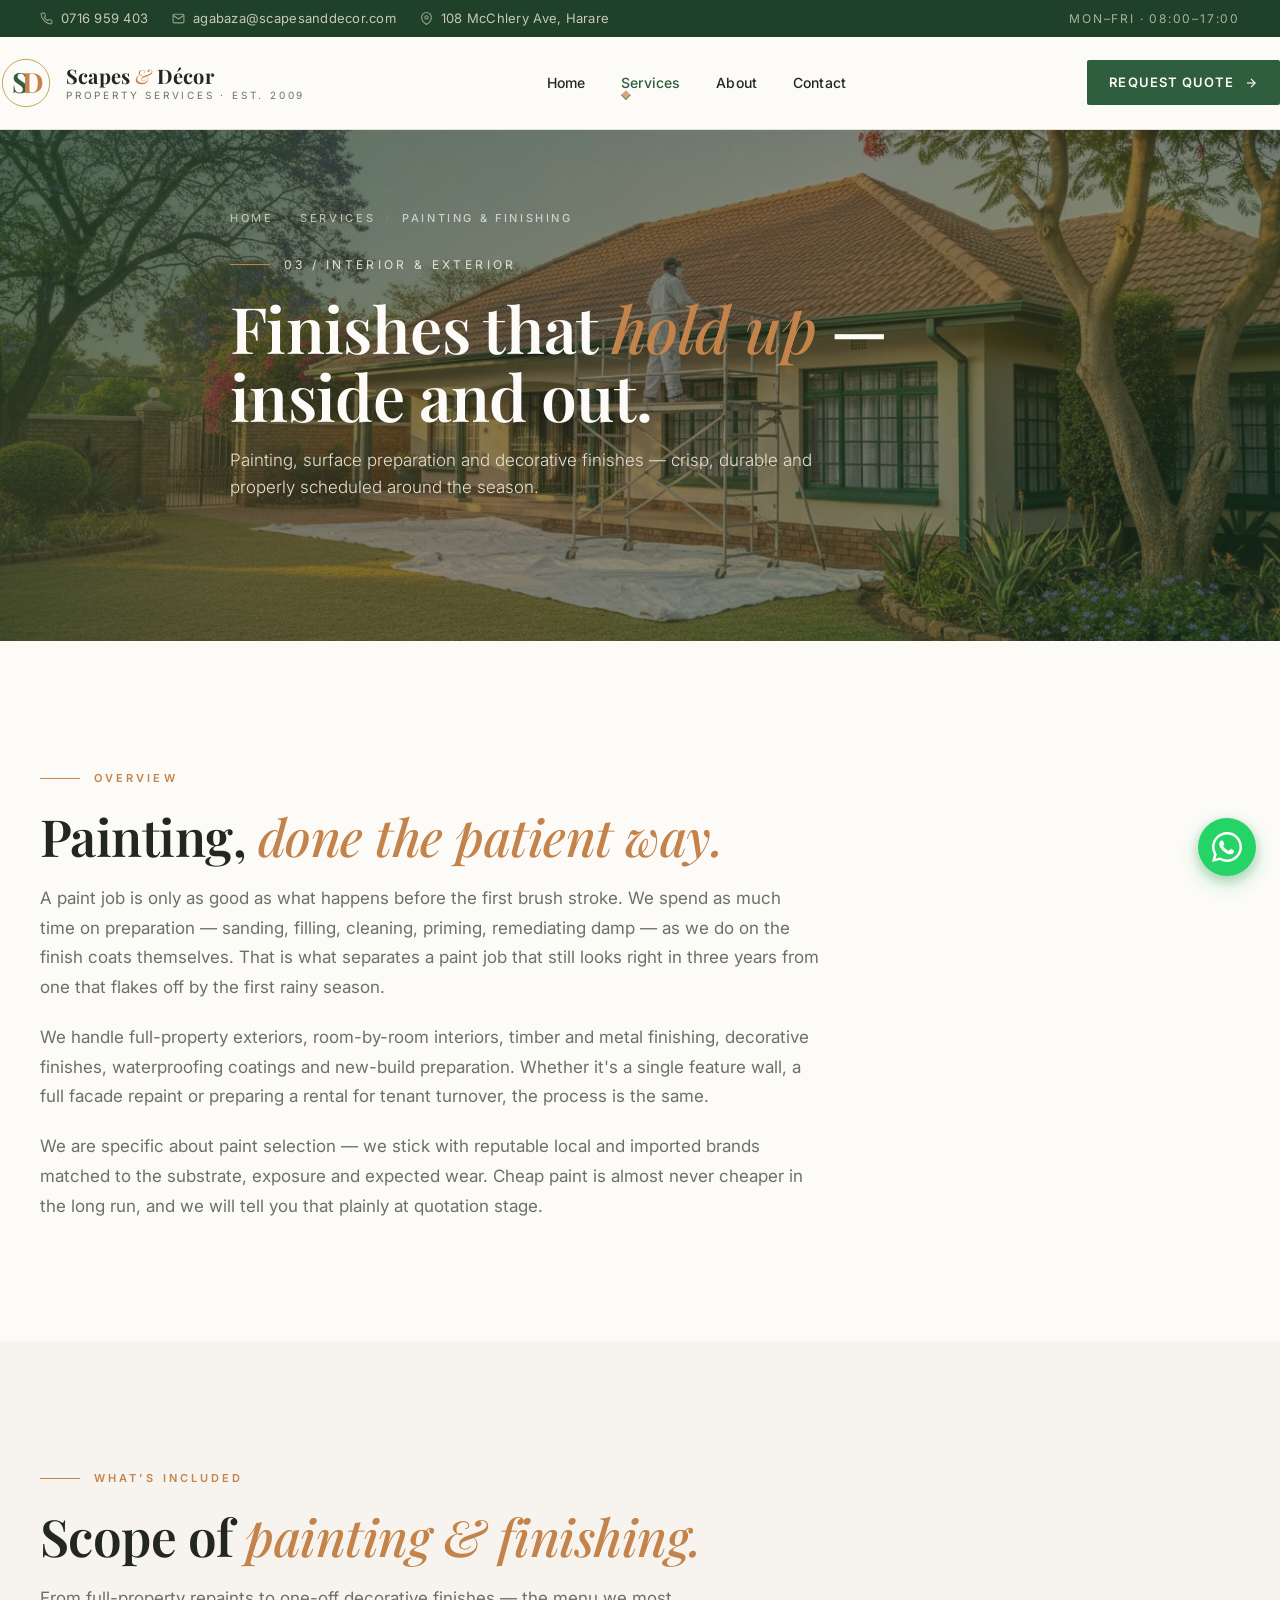
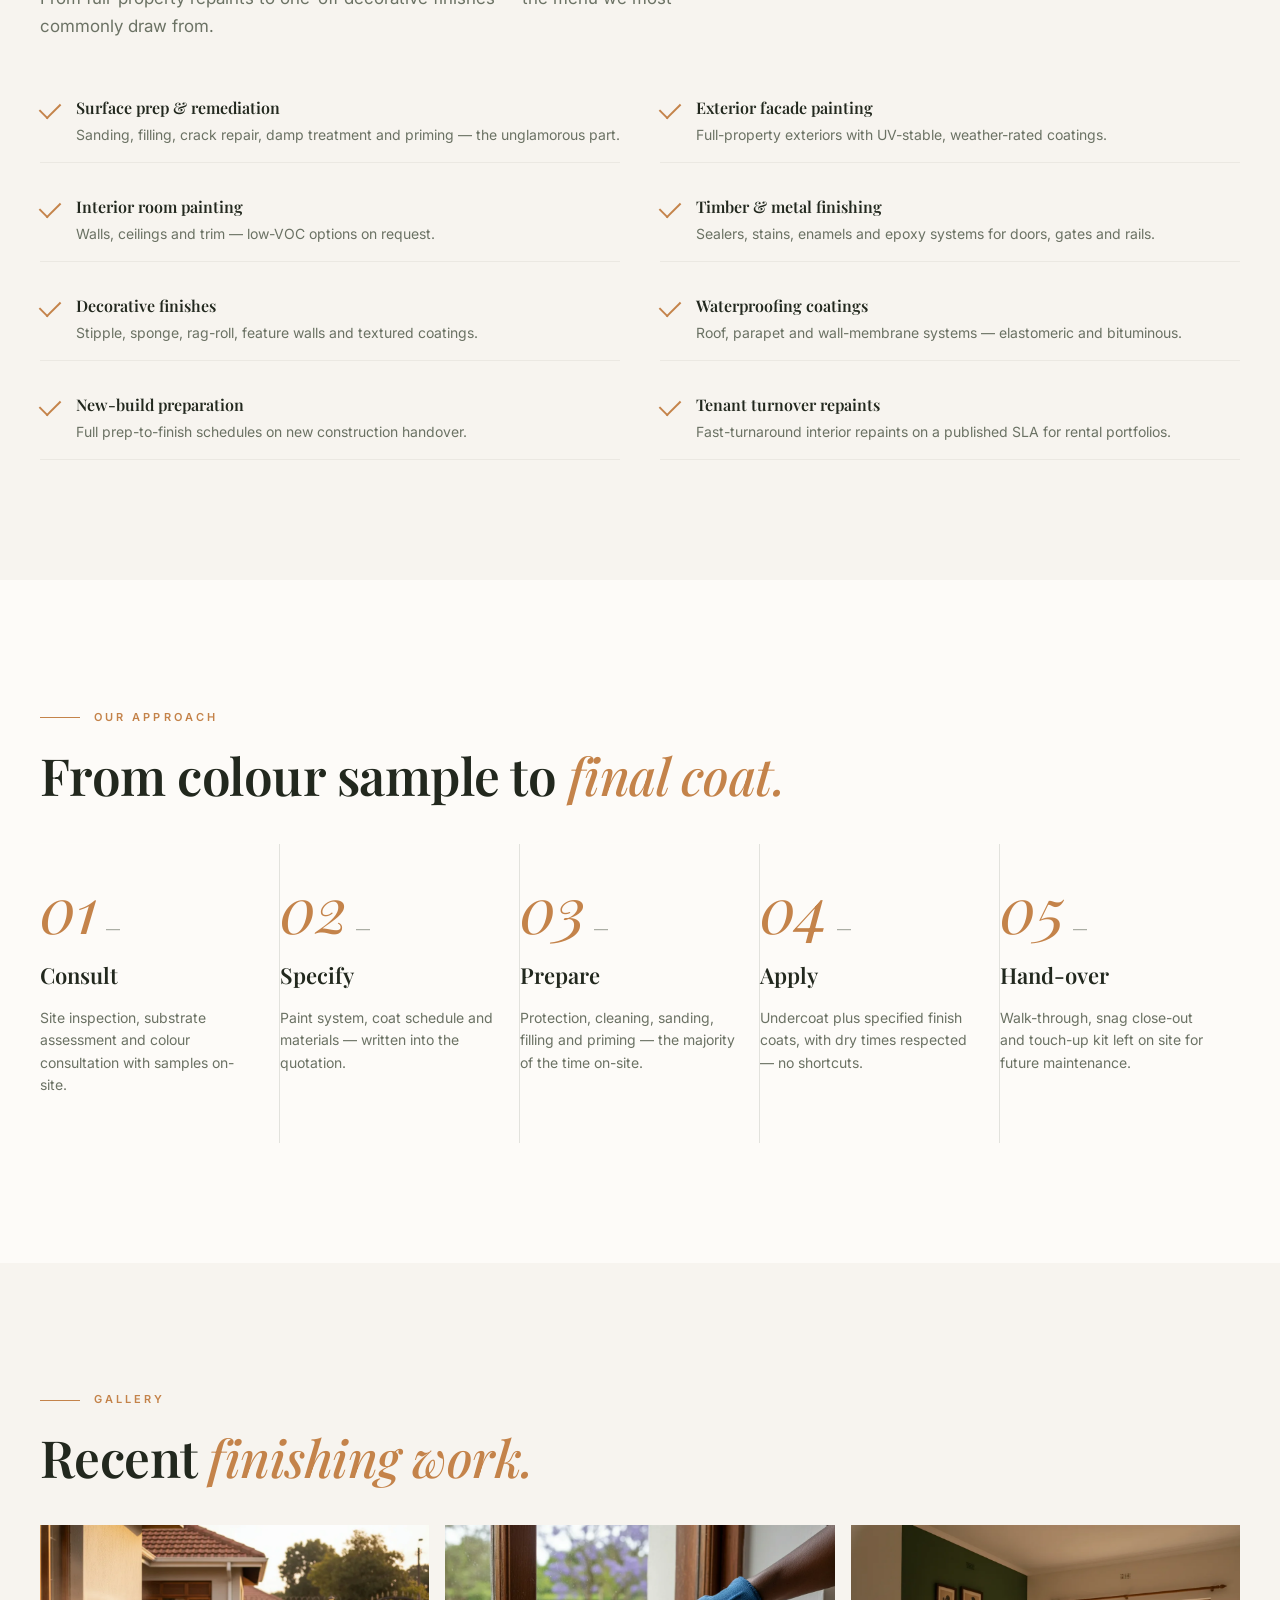
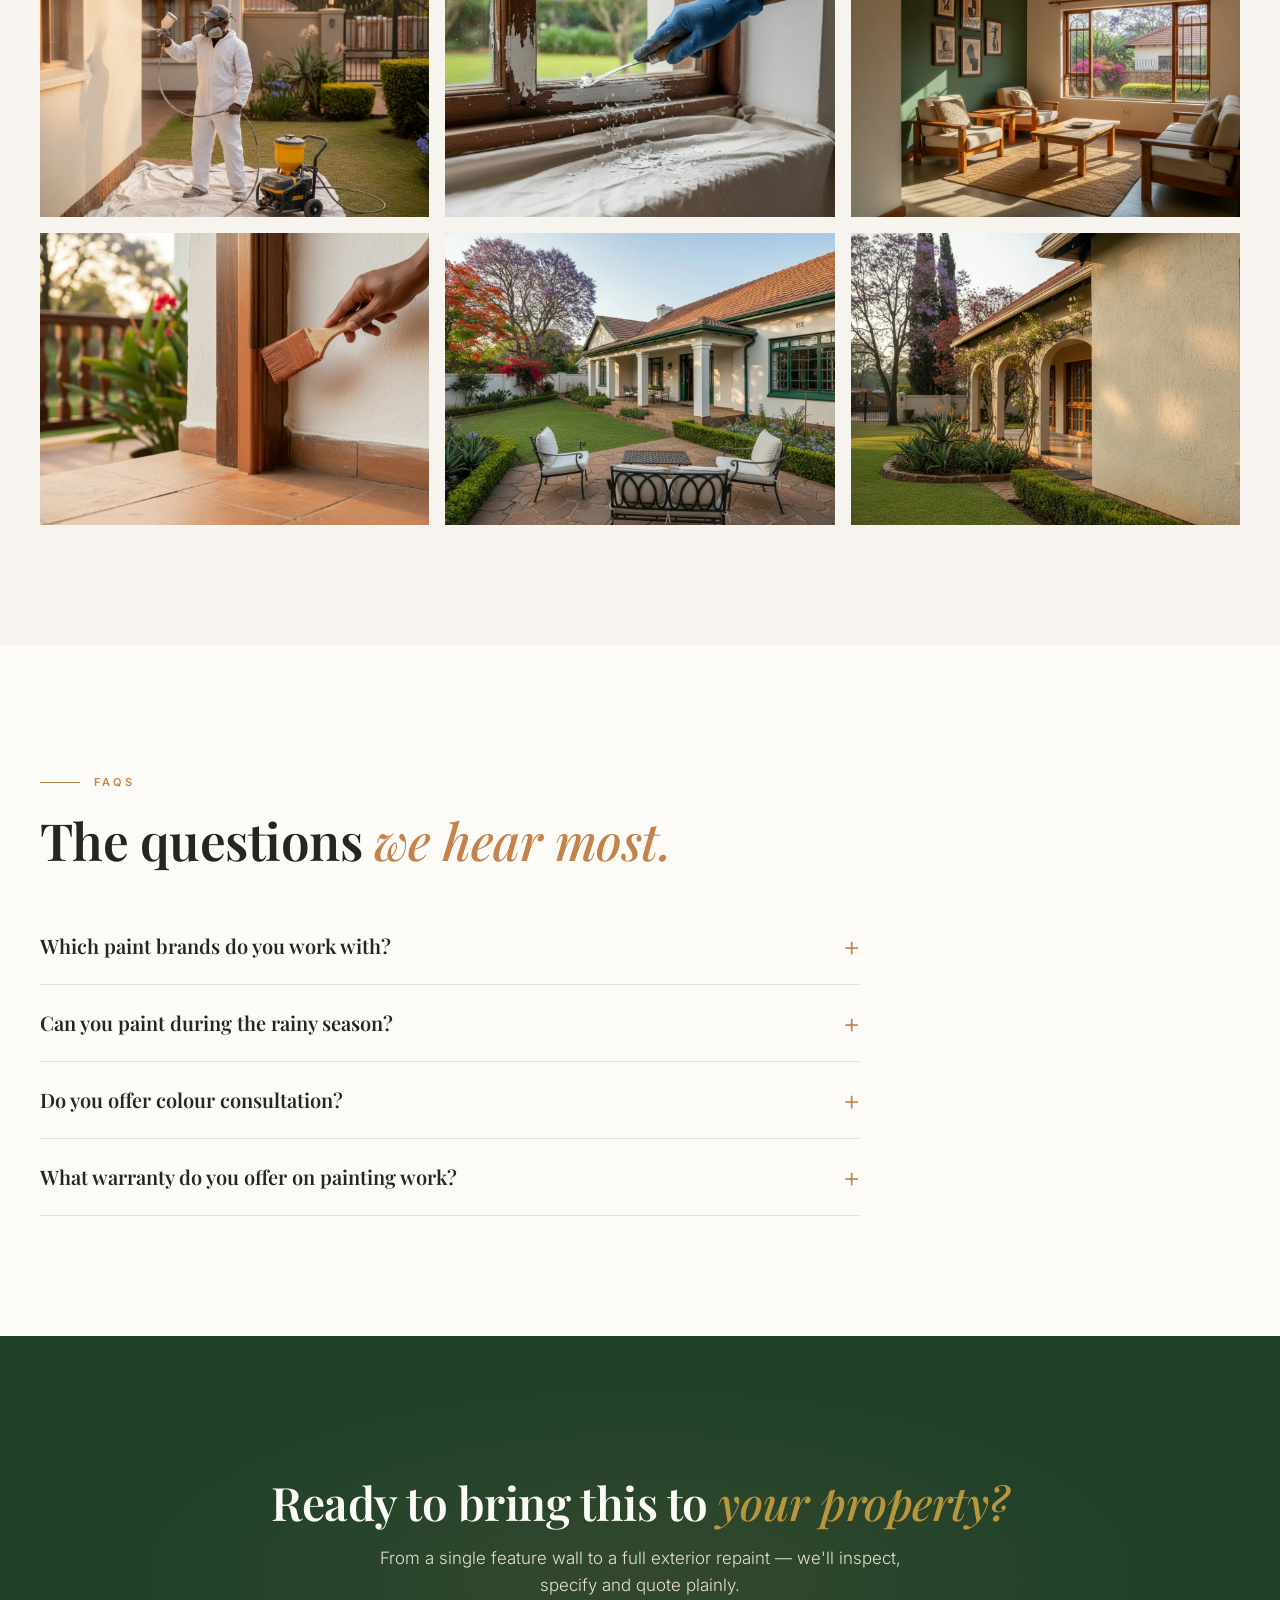
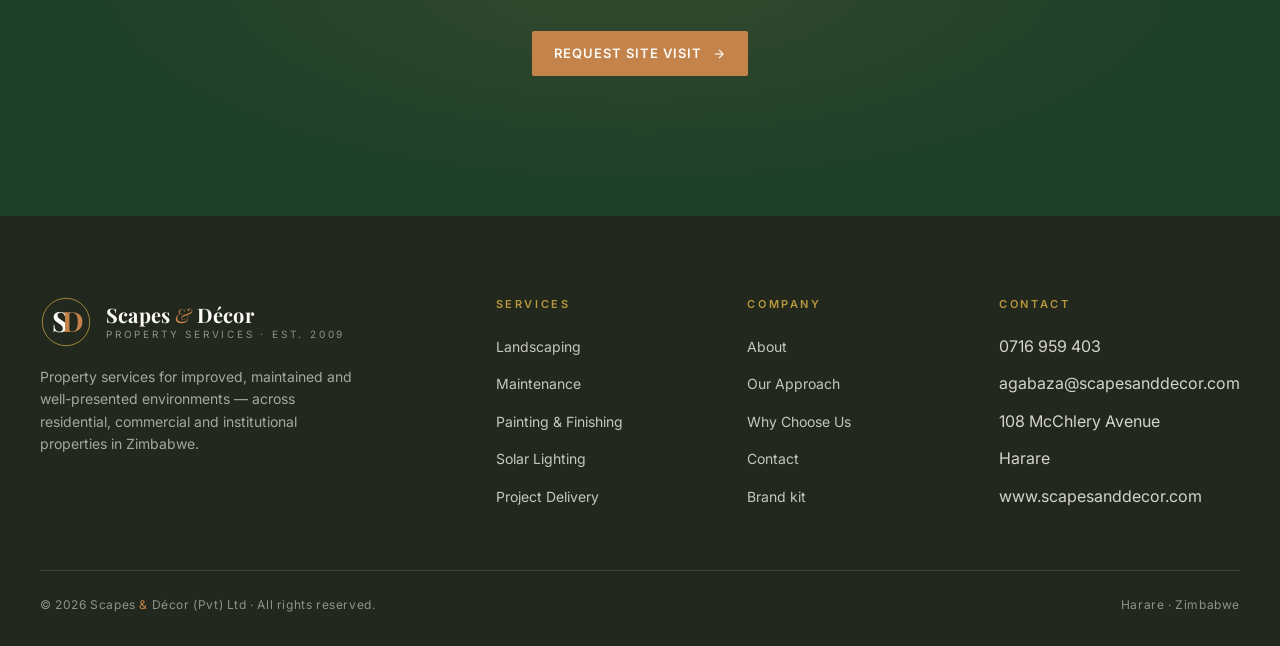
<file: services/painting.html>
<!doctype html>
<html lang="en">
<head>
<meta charset="utf-8" />
<meta name="viewport" content="width=device-width, initial-scale=1" />
<title>Painting & Finishing — Scapes & Décor</title>
<meta name="description" content="Painting and finishing in Harare — interior and exterior painting, surface preparation, decorative finishes and waterproofing for residential and commercial properties." />
<meta name="robots" content="index, follow" />
<meta property="og:type" content="website" />
<meta property="og:site_name" content="Scapes & Décor" />
<meta property="og:title" content="Painting & Finishing — Scapes & Décor" />
<meta property="og:description" content="Painting and finishing in Harare — interior and exterior painting, surface preparation, decorative finishes and waterproofing for residential and commercial properties." />
<meta property="og:locale" content="en_ZW" />
<meta name="twitter:card" content="summary_large_image" />
<meta property="og:url" content="https://scapesanddecor.com/services/painting.html" />
<meta property="og:image" content="https://scapesanddecor.com/assets/img/social/hero-painting-og.jpg" />
<meta property="og:image:type" content="image/jpeg" />
<meta property="og:image:width" content="1200" />
<meta property="og:image:height" content="630" />
<meta property="og:image:alt" content="Painting & finishing in Harare by Scapes & Décor" />
<meta name="twitter:image" content="https://scapesanddecor.com/assets/img/social/hero-painting-og.jpg" />
<link rel="canonical" href="https://scapesanddecor.com/services/painting.html" />
<link rel="preload" as="image" href="../assets/img/hero-painting.webp" fetchpriority="high" />
<link rel="icon" type="image/svg+xml" href="../favicon.svg">
<link rel="apple-touch-icon" href="../brand/favicon/apple-touch-icon.svg">
<meta name="theme-color" content="#2E5E3E">
<link rel="preconnect" href="https://fonts.googleapis.com">
<link rel="preconnect" href="https://fonts.gstatic.com" crossorigin>
<link href="https://fonts.googleapis.com/css2?family=Inter:wght@300;400;500;600;700&family=Playfair+Display:ital,wght@0,400;0,600;0,700;0,800;1,400;1,600;1,700&display=swap" rel="stylesheet">
<link rel="stylesheet" href="../assets/styles.css">
</head>
<body>

<div class="topbar">
  <div class="container topbar-inner">
    <div class="topbar-left">
      <a href="tel:+263716959403">
        <svg width="13" height="13" viewBox="0 0 24 24" fill="none" stroke="currentColor" stroke-width="2"><path d="M22 16.92v3a2 2 0 0 1-2.18 2 19.86 19.86 0 0 1-8.63-3.07 19.5 19.5 0 0 1-6-6 19.86 19.86 0 0 1-3.07-8.67A2 2 0 0 1 4.11 2h3a2 2 0 0 1 2 1.72 12.84 12.84 0 0 0 .7 2.81 2 2 0 0 1-.45 2.11L8.09 9.91a16 16 0 0 0 6 6l1.27-1.27a2 2 0 0 1 2.11-.45 12.84 12.84 0 0 0 2.81.7A2 2 0 0 1 22 16.92z"/></svg>
        0716 959 403
      </a>
      <a href="mailto:agabaza@scapesanddecor.com">
        <svg width="13" height="13" viewBox="0 0 24 24" fill="none" stroke="currentColor" stroke-width="2"><path d="M4 4h16c1.1 0 2 .9 2 2v12c0 1.1-.9 2-2 2H4c-1.1 0-2-.9-2-2V6c0-1.1.9-2 2-2z"/><polyline points="22,6 12,13 2,6"/></svg>
        agabaza@scapesanddecor.com
      </a>
      <span>
        <svg width="13" height="13" viewBox="0 0 24 24" fill="none" stroke="currentColor" stroke-width="2"><path d="M21 10c0 7-9 13-9 13s-9-6-9-13a9 9 0 0 1 18 0z"/><circle cx="12" cy="10" r="3"/></svg>
        108 McChlery Ave, Harare
      </span>
    </div>
    <div class="topbar-right">
      <span>Mon–Fri · 08:00–17:00</span>
    </div>
  </div>
</div>

<nav class="main">
  <div class="container nav-inner">
    <a class="logo" href="../index.html">
      <div class="logo-mark">
        <svg viewBox="0 0 56 56" fill="none" xmlns="http://www.w3.org/2000/svg" aria-label="Scapes & Décor mark">
          <circle cx="28" cy="28" r="25.5" stroke="#B8973C" stroke-width="0.9"/>
          <text x="22" y="39" font-family="'Playfair Display', 'Didot', Georgia, serif" font-size="30" font-weight="700" fill="#2E5E3E" text-anchor="middle" aria-hidden="true">S</text>
          <text x="35" y="39" font-family="'Playfair Display', 'Didot', Georgia, serif" font-size="30" font-weight="700" fill="#C4834A" text-anchor="middle" aria-hidden="true">D</text>
        </svg>
      </div>
      <div class="logo-text">
        <div class="logo-name">Scapes <em>&</em> Décor</div>
        <div class="logo-sub">Property Services · Est. 2009</div>
      </div>
    </a>
    <input type="checkbox" id="nav-toggle" class="nav-checkbox" />
    <label for="nav-toggle" class="nav-toggle" aria-label="Toggle menu">
      <svg viewBox="0 0 24 24" fill="none" stroke="currentColor" stroke-width="2" stroke-linecap="round">
        <line class="ham-top" x1="4" y1="7" x2="20" y2="7"/>
        <line class="ham-mid" x1="4" y1="12" x2="20" y2="12"/>
        <line class="ham-bot" x1="4" y1="17" x2="20" y2="17"/>
      </svg>
    </label>
    <ul class="nav-links">
      <li><a href="../index.html">Home</a></li>
      <li class="has-dropdown">
        <a href="../index.html#services" class="active">Services</a>
        <ul class="dropdown">
          <li><a href="landscaping.html"><span class="dd-num">01</span>Landscaping</a></li>
          <li><a href="maintenance.html"><span class="dd-num">02</span>Property Maintenance</a></li>
          <li><a href="painting.html"><span class="dd-num">03</span>Painting &amp; Finishing</a></li>
          <li><a href="solar-lighting.html"><span class="dd-num">04</span>Solar Lighting</a></li>
          <li><a href="project-delivery.html"><span class="dd-num">05</span>Project Delivery</a></li>
        </ul>
      </li>
      <li><a href="../about.html">About</a></li>
      <li><a href="../contact.html">Contact</a></li>
    </ul>
    <a class="btn btn-primary" href="../contact.html">Request Quote
      <svg viewBox="0 0 24 24" fill="none" stroke="currentColor" stroke-width="2"><line x1="5" y1="12" x2="19" y2="12"/><polyline points="12 5 19 12 12 19"/></svg>
    </a>
  </div>
</nav>

<header class="page-hero ph-bg-painting">
  <div class="container">
    <div class="page-breadcrumb">
      <a href="../index.html">Home</a><span class="sep">›</span><a href="../index.html#services">Services</a><span class="sep">›</span><span class="cur">Painting & Finishing</span>
    </div>
    <div class="page-hero-eyebrow"><span class="bar"></span>03 / Interior & Exterior</div>
    <h1 class="page-hero-title">Finishes that <em>hold up</em> — inside and out.</h1>
    <p class="page-hero-sub">Painting, surface preparation and decorative finishes — crisp, durable and properly scheduled around the season.</p>
  </div>
</header>

<section class="content-section">
  <div class="container">
    <div class="section-label"><span class="bar"></span>Overview</div>
    <h2 class="section-title">Painting, <em>done the patient way.</em></h2>
    <div class="prose">
      <p>A paint job is only as good as what happens before the first brush stroke. We spend as much time on preparation — sanding, filling, cleaning, priming, remediating damp — as we do on the finish coats themselves. That is what separates a paint job that still looks right in three years from one that flakes off by the first rainy season.</p>
      <p>We handle full-property exteriors, room-by-room interiors, timber and metal finishing, decorative finishes, waterproofing coatings and new-build preparation. Whether it's a single feature wall, a full facade repaint or preparing a rental for tenant turnover, the process is the same.</p>
      <p>We are specific about paint selection — we stick with reputable local and imported brands matched to the substrate, exposure and expected wear. Cheap paint is almost never cheaper in the long run, and we will tell you that plainly at quotation stage.</p>
    </div>
  </div>
</section>

<section class="content-section alt">
  <div class="container">
    <div class="section-label"><span class="bar"></span>What's Included</div>
    <h2 class="section-title">Scope of <em>painting & finishing.</em></h2>
    <p class="section-intro">From full-property repaints to one-off decorative finishes — the menu we most commonly draw from.</p>
    <ul class="scope-list">
      <li><strong>Surface prep & remediation</strong><span>Sanding, filling, crack repair, damp treatment and priming — the unglamorous part.</span></li>
      <li><strong>Exterior facade painting</strong><span>Full-property exteriors with UV-stable, weather-rated coatings.</span></li>
      <li><strong>Interior room painting</strong><span>Walls, ceilings and trim — low-VOC options on request.</span></li>
      <li><strong>Timber & metal finishing</strong><span>Sealers, stains, enamels and epoxy systems for doors, gates and rails.</span></li>
      <li><strong>Decorative finishes</strong><span>Stipple, sponge, rag-roll, feature walls and textured coatings.</span></li>
      <li><strong>Waterproofing coatings</strong><span>Roof, parapet and wall-membrane systems — elastomeric and bituminous.</span></li>
      <li><strong>New-build preparation</strong><span>Full prep-to-finish schedules on new construction handover.</span></li>
      <li><strong>Tenant turnover repaints</strong><span>Fast-turnaround interior repaints on a published SLA for rental portfolios.</span></li>
    </ul>
  </div>
</section>

<section class="content-section">
  <div class="container">
    <div class="section-label"><span class="bar"></span>Our Approach</div>
    <h2 class="section-title">From colour sample to <em>final coat.</em></h2>
    <div class="steps" style="--forest-deep:transparent;">
      <div class="step" style="border-right-color:var(--line)">
        <div class="step-num" style="color:var(--clay)">01<sup style="color:var(--slate)">—</sup></div>
        <h3 class="step-title" style="color:var(--charcoal)">Consult</h3>
        <p class="step-desc" style="color:var(--slate);opacity:1">Site inspection, substrate assessment and colour consultation with samples on-site.</p>
      </div>
      <div class="step" style="border-right-color:var(--line)">
        <div class="step-num" style="color:var(--clay)">02<sup style="color:var(--slate)">—</sup></div>
        <h3 class="step-title" style="color:var(--charcoal)">Specify</h3>
        <p class="step-desc" style="color:var(--slate);opacity:1">Paint system, coat schedule and materials — written into the quotation.</p>
      </div>
      <div class="step" style="border-right-color:var(--line)">
        <div class="step-num" style="color:var(--clay)">03<sup style="color:var(--slate)">—</sup></div>
        <h3 class="step-title" style="color:var(--charcoal)">Prepare</h3>
        <p class="step-desc" style="color:var(--slate);opacity:1">Protection, cleaning, sanding, filling and priming — the majority of the time on-site.</p>
      </div>
      <div class="step" style="border-right-color:var(--line)">
        <div class="step-num" style="color:var(--clay)">04<sup style="color:var(--slate)">—</sup></div>
        <h3 class="step-title" style="color:var(--charcoal)">Apply</h3>
        <p class="step-desc" style="color:var(--slate);opacity:1">Undercoat plus specified finish coats, with dry times respected — no shortcuts.</p>
      </div>
      <div class="step">
        <div class="step-num" style="color:var(--clay)">05<sup style="color:var(--slate)">—</sup></div>
        <h3 class="step-title" style="color:var(--charcoal)">Hand-over</h3>
        <p class="step-desc" style="color:var(--slate);opacity:1">Walk-through, snag close-out and touch-up kit left on site for future maintenance.</p>
      </div>
    </div>
  </div>
</section>

<section class="content-section alt">
  <div class="container">
    <div class="section-label"><span class="bar"></span>Gallery</div>
    <h2 class="section-title">Recent <em>finishing work.</em></h2>
    <div class="gallery-grid">
      <div class="svg-ph" style="background:url('../assets/img/gallery-painting-1.webp') center/cover"></div>
      <div class="svg-ph" style="background:url('../assets/img/gallery-painting-2.webp') center/cover"></div>
      <div class="svg-ph" style="background:url('../assets/img/gallery-painting-3.webp') center/cover"></div>
      <div class="svg-ph" style="background:url('../assets/img/gallery-painting-4.webp') center/cover"></div>
      <div class="svg-ph" style="background:url('../assets/img/gallery-painting-5.webp') center/cover"></div>
      <div class="svg-ph" style="background:url('../assets/img/gallery-painting-6.webp') center/cover"></div>
    </div>
  </div>
</section>

<section class="content-section">
  <div class="container">
    <div class="section-label"><span class="bar"></span>FAQs</div>
    <h2 class="section-title">The questions <em>we hear most.</em></h2>
    <div class="faq">
      <details>
        <summary>Which paint brands do you work with?</summary>
        <div class="faq-body">
          <p>Our default specification draws from Dulux, Plascon, Astra and Dura — brands with consistent supply, proven performance in the Zimbabwean climate and genuine technical back-up. We'll match products to substrate and exposure, and we're happy to work with a client-specified brand provided it is fit-for-purpose.</p>
        </div>
      </details>
      <details>
        <summary>Can you paint during the rainy season?</summary>
        <div class="faq-body">
          <p>Interior work runs year-round. For exteriors we plan around the rains — dry-season painting is always preferred. If a job has to run through a wet month, we schedule around weather windows, monitor humidity and sequence coats to respect the manufacturer's minimum dry times. We will not rush a finish coat onto a damp substrate.</p>
        </div>
      </details>
      <details>
        <summary>Do you offer colour consultation?</summary>
        <div class="faq-body">
          <p>Yes, as part of every significant project. We bring physical swatches to site, paint large test patches on your actual walls (daylight differs from paper cards), and talk through how a colour will age, weather and sit against your finishes. No extra charge on scoped jobs.</p>
        </div>
      </details>
      <details>
        <summary>What warranty do you offer on painting work?</summary>
        <div class="faq-body">
          <p>Workmanship warranty of 12 months on interior repaints and 24 months on full-system exterior repaints, provided the specified paint system is used. Manufacturer warranties on the paint itself pass through directly. If the paint flakes, bubbles or fails adhesion within the warranty window for reasons attributable to us, we return and remediate at no charge.</p>
        </div>
      </details>
    </div>
  </div>
</section>

<section class="cta-strip">
  <div class="container">
    <h2>Ready to bring this to <em>your property?</em></h2>
    <p>From a single feature wall to a full exterior repaint — we'll inspect, specify and quote plainly.</p>
    <a class="btn btn-clay" href="../contact.html">Request Site Visit
      <svg viewBox="0 0 24 24" fill="none" stroke="currentColor" stroke-width="2"><line x1="5" y1="12" x2="19" y2="12"/><polyline points="12 5 19 12 12 19"/></svg>
    </a>
  </div>
</section>

<footer>
  <div class="container">
    <div class="footer-grid">
      <div class="footer-brand">
        <div class="logo">
          <div class="logo-mark">
            <svg viewBox="0 0 56 56" fill="none" xmlns="http://www.w3.org/2000/svg" aria-label="Scapes & Décor mark">
              <circle cx="28" cy="28" r="25.5" stroke="#B8973C" stroke-width="0.9"/>
              <text x="22" y="39" font-family="'Playfair Display', 'Didot', Georgia, serif" font-size="30" font-weight="700" fill="#FDFBF8" text-anchor="middle" aria-hidden="true">S</text>
              <text x="35" y="39" font-family="'Playfair Display', 'Didot', Georgia, serif" font-size="30" font-weight="700" fill="#C4834A" text-anchor="middle" aria-hidden="true">D</text>
            </svg>
          </div>
          <div class="logo-text">
            <div class="logo-name">Scapes <em>&</em> Décor</div>
            <div class="logo-sub">Property Services · Est. 2009</div>
          </div>
        </div>
        <p>Property services for improved, maintained and well-presented environments — across residential, commercial and institutional properties in Zimbabwe.</p>
      </div>
      <div class="footer-col">
        <h5>Services</h5>
        <ul>
          <li><a href="landscaping.html">Landscaping</a></li>
          <li><a href="maintenance.html">Maintenance</a></li>
          <li><a href="painting.html">Painting & Finishing</a></li>
          <li><a href="solar-lighting.html">Solar Lighting</a></li>
          <li><a href="project-delivery.html">Project Delivery</a></li>
        </ul>
      </div>
      <div class="footer-col">
        <h5>Company</h5>
        <ul>
          <li><a href="../about.html">About</a></li>
          <li><a href="../index.html#approach">Our Approach</a></li>
          <li><a href="../index.html#why">Why Choose Us</a></li>
          <li><a href="../contact.html">Contact</a></li>
          <li><a href="../brand.html">Brand kit</a></li>
        </ul>
      </div>
      <div class="footer-col">
        <h5>Contact</h5>
        <ul>
          <li>0716 959 403</li>
          <li>agabaza@scapesanddecor.com</li>
          <li>108 McChlery Avenue</li>
          <li>Harare</li>
          <li>www.scapesanddecor.com</li>
        </ul>
      </div>
    </div>
    <div class="footer-bar">
      <div>© 2026 Scapes <em>&</em> Décor (Pvt) Ltd · All rights reserved.</div>
      <div>Harare · Zimbabwe</div>
    </div>
  </div>
</footer>

<a class="whatsapp-fab" href="https://wa.me/263777299904?text=Hi%20Scapes%20%26%20D%C3%A9cor%2C%20I%27d%20like%20to%20enquire%20about..." target="_blank" rel="noopener" aria-label="Chat on WhatsApp">
  <svg viewBox="0 0 24 24" fill="currentColor" aria-hidden="true"><path d="M20.5 3.5A11.8 11.8 0 0 0 12 0C5.4 0 0 5.4 0 12c0 2.1.6 4.2 1.6 6L0 24l6.2-1.6A11.9 11.9 0 0 0 12 24c6.6 0 12-5.4 12-12 0-3.2-1.2-6.2-3.5-8.5zM12 22a10 10 0 0 1-5.1-1.4l-.4-.2-3.7 1 1-3.6-.2-.4A10 10 0 1 1 22 12c0 5.5-4.5 10-10 10zm5.5-7.5c-.3-.1-1.8-.9-2-1s-.5-.1-.7.1-.8 1-1 1.2-.4.2-.7.1c-.3-.1-1.3-.5-2.4-1.5a9 9 0 0 1-1.7-2c-.2-.3 0-.5.1-.6.1-.1.3-.3.4-.5l.3-.5c.1-.2 0-.3 0-.5l-.9-2c-.2-.5-.5-.5-.7-.5h-.6c-.2 0-.5.1-.8.4s-1 1-1 2.5 1 2.9 1.2 3.1c.1.2 2 3.1 4.9 4.3.7.3 1.2.5 1.6.6.7.2 1.3.2 1.8.1.5-.1 1.7-.7 2-1.4.3-.7.3-1.2.2-1.4-.1-.1-.3-.2-.6-.3z"/></svg>
</a>
</body>
</html>
</file>
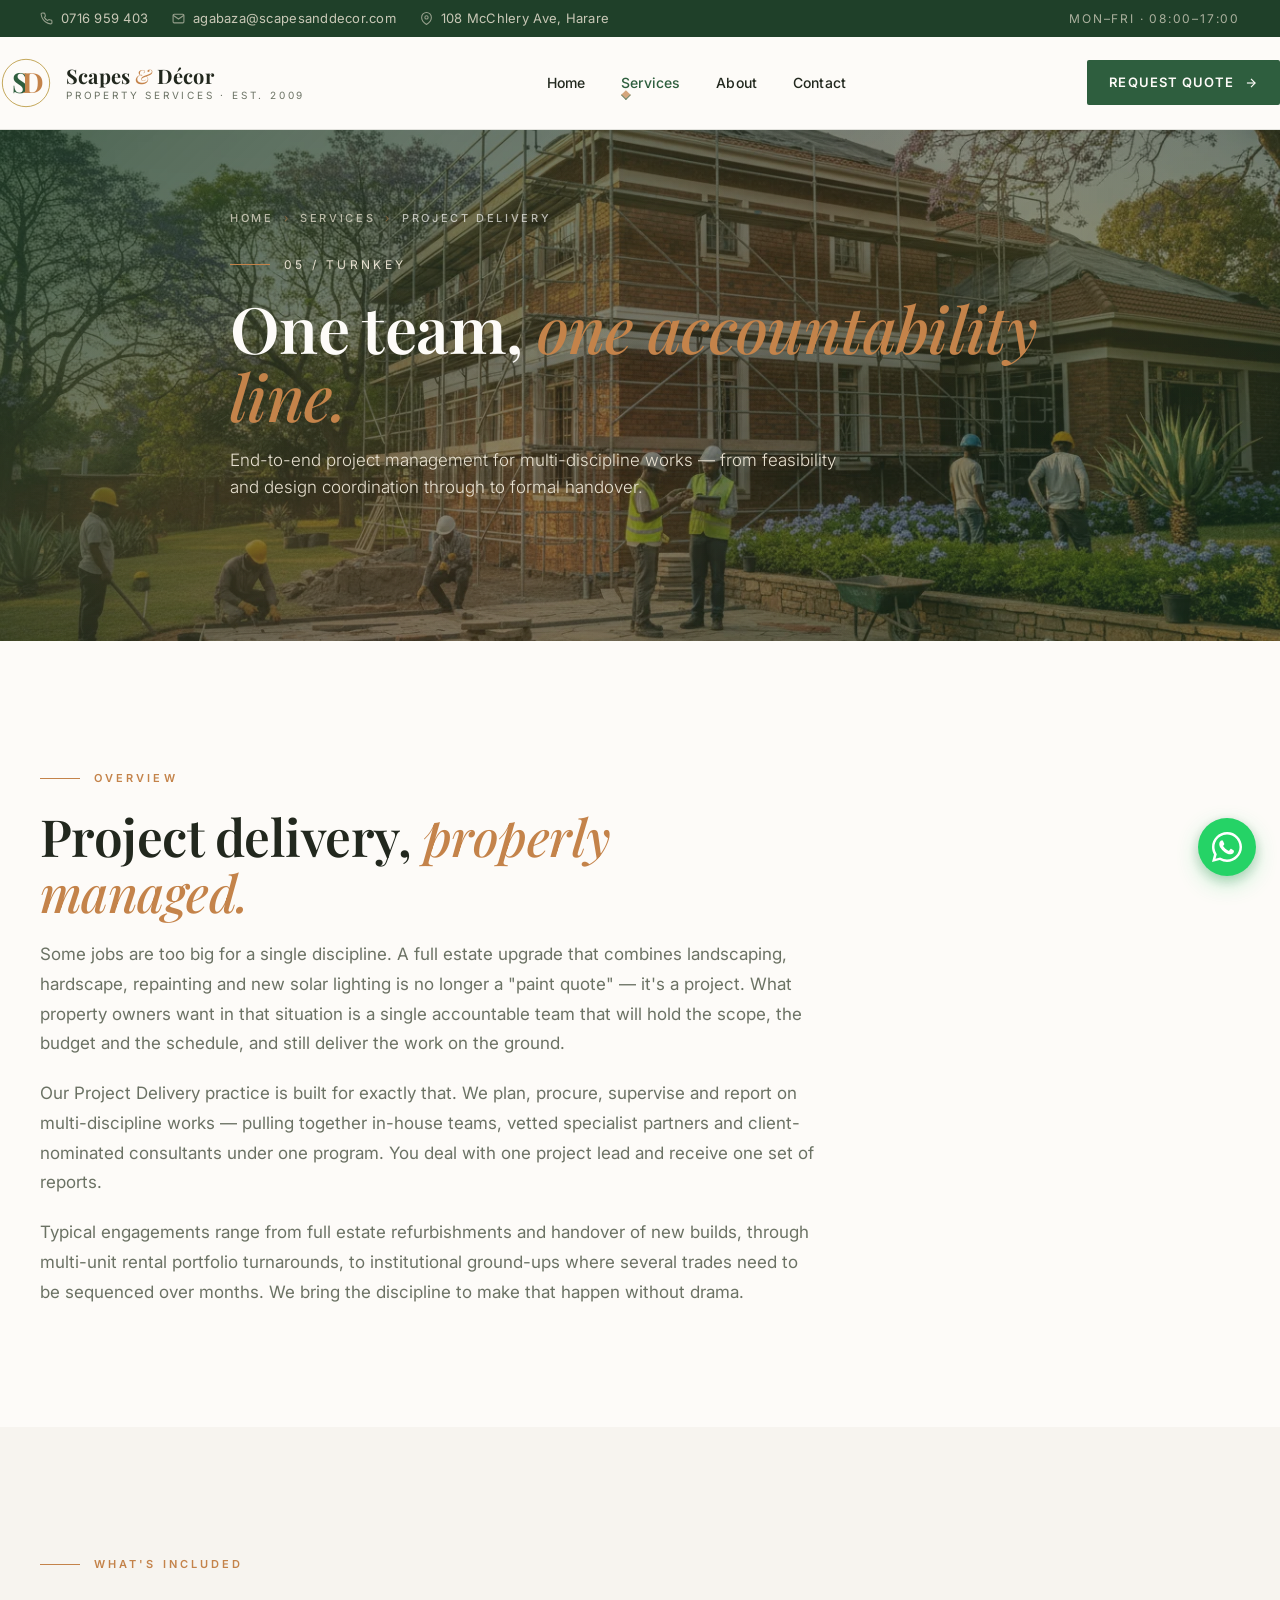
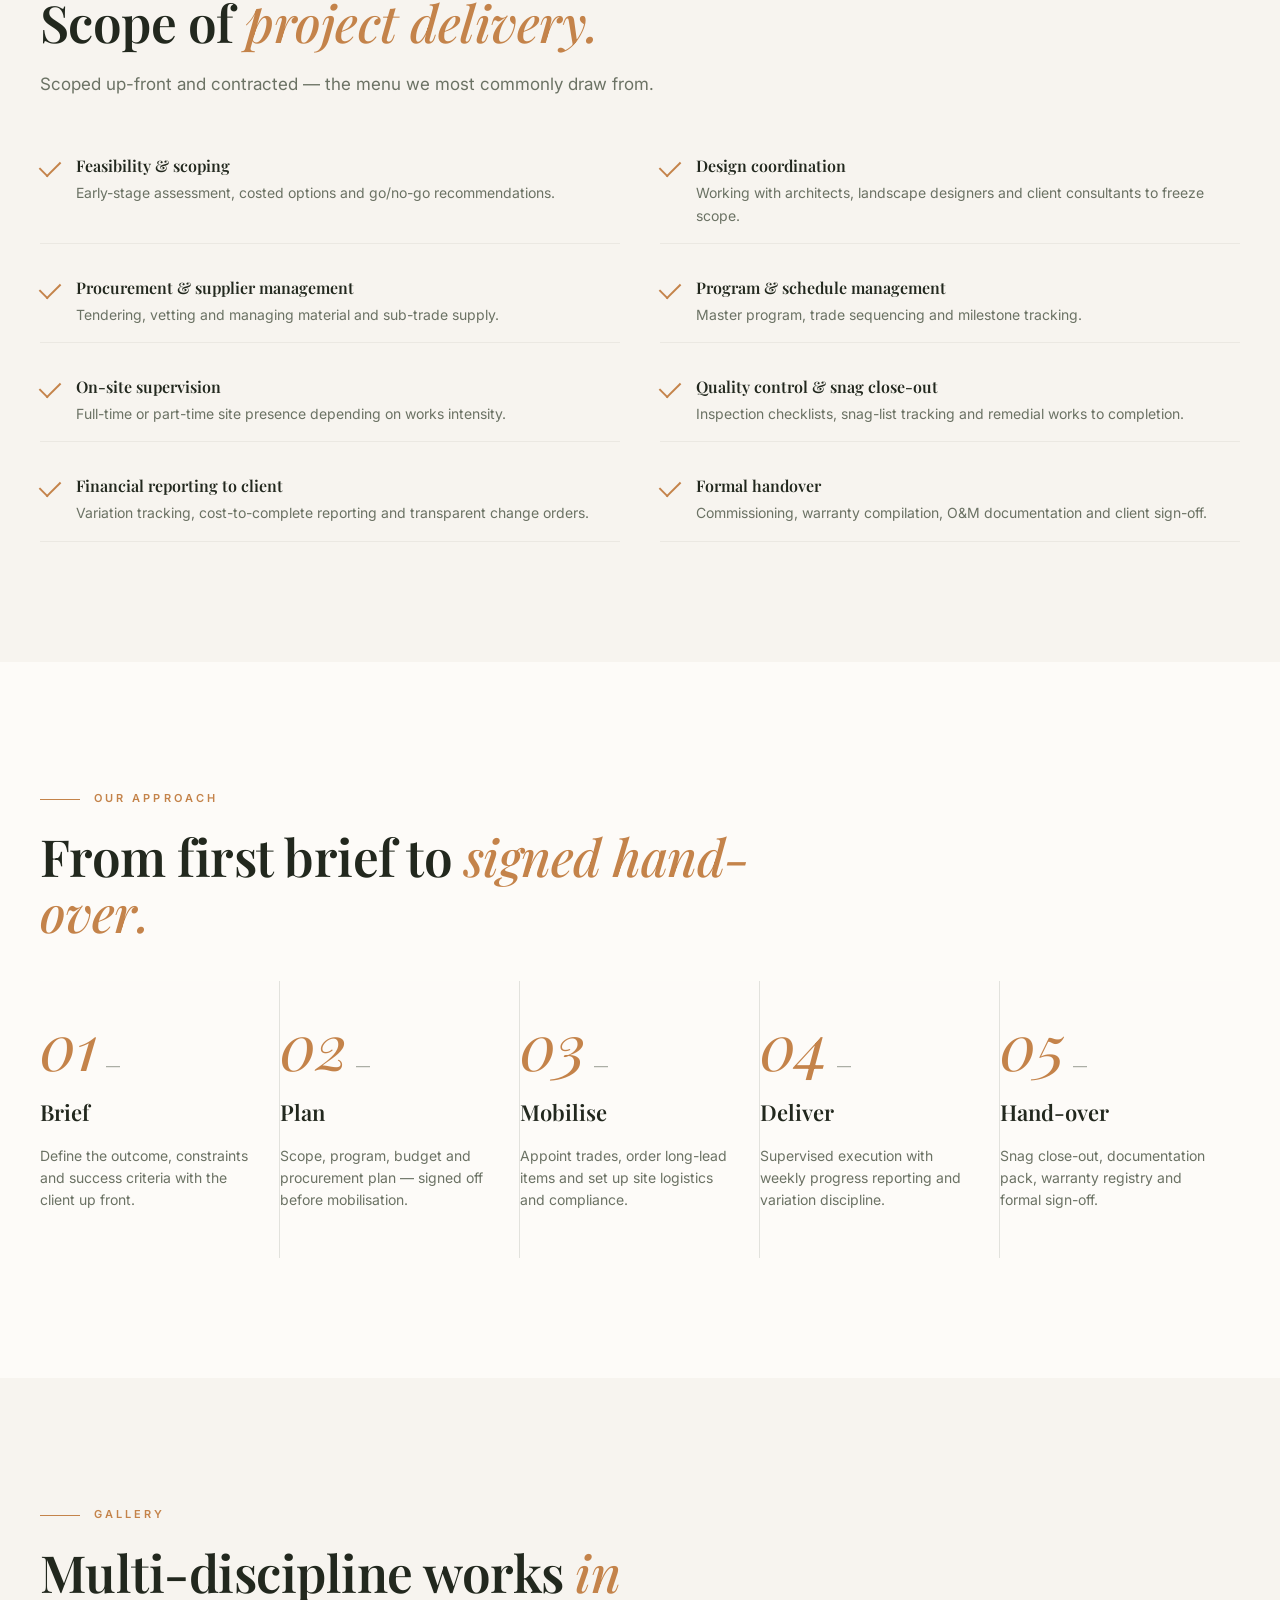
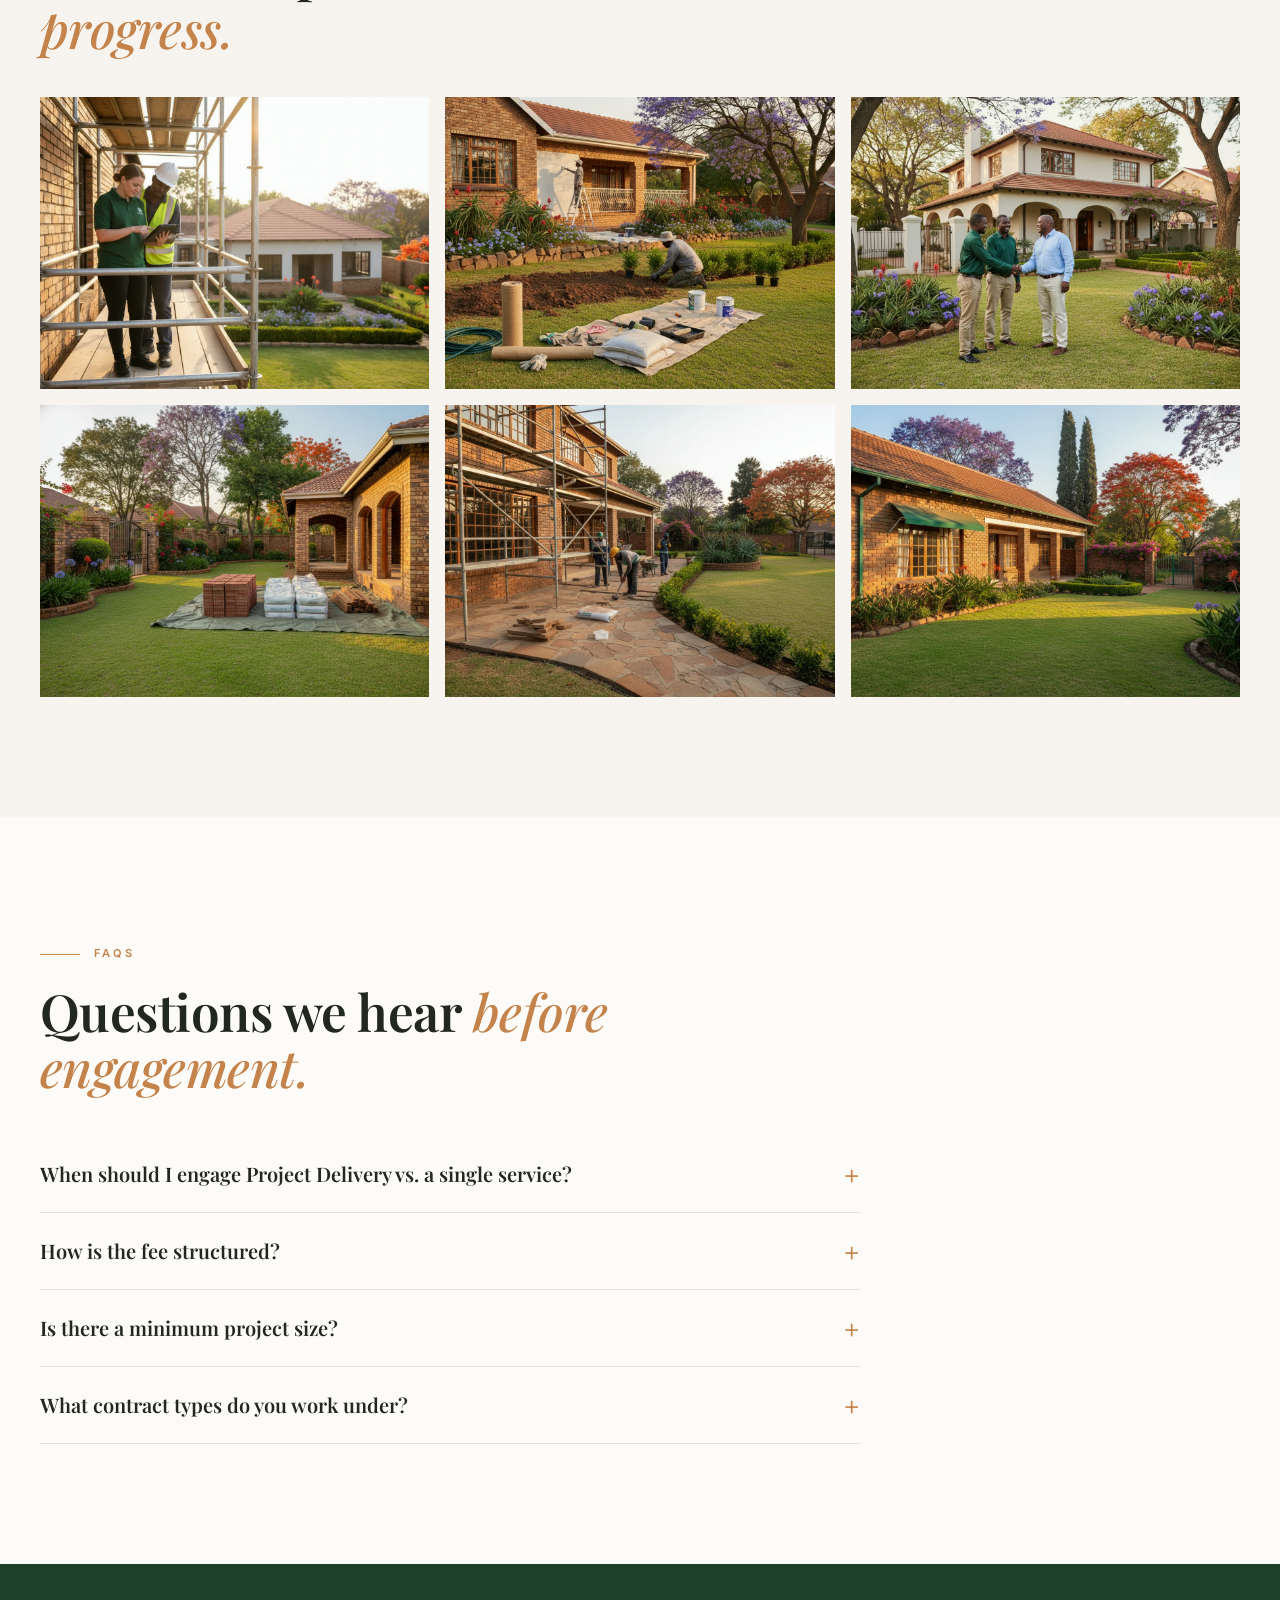
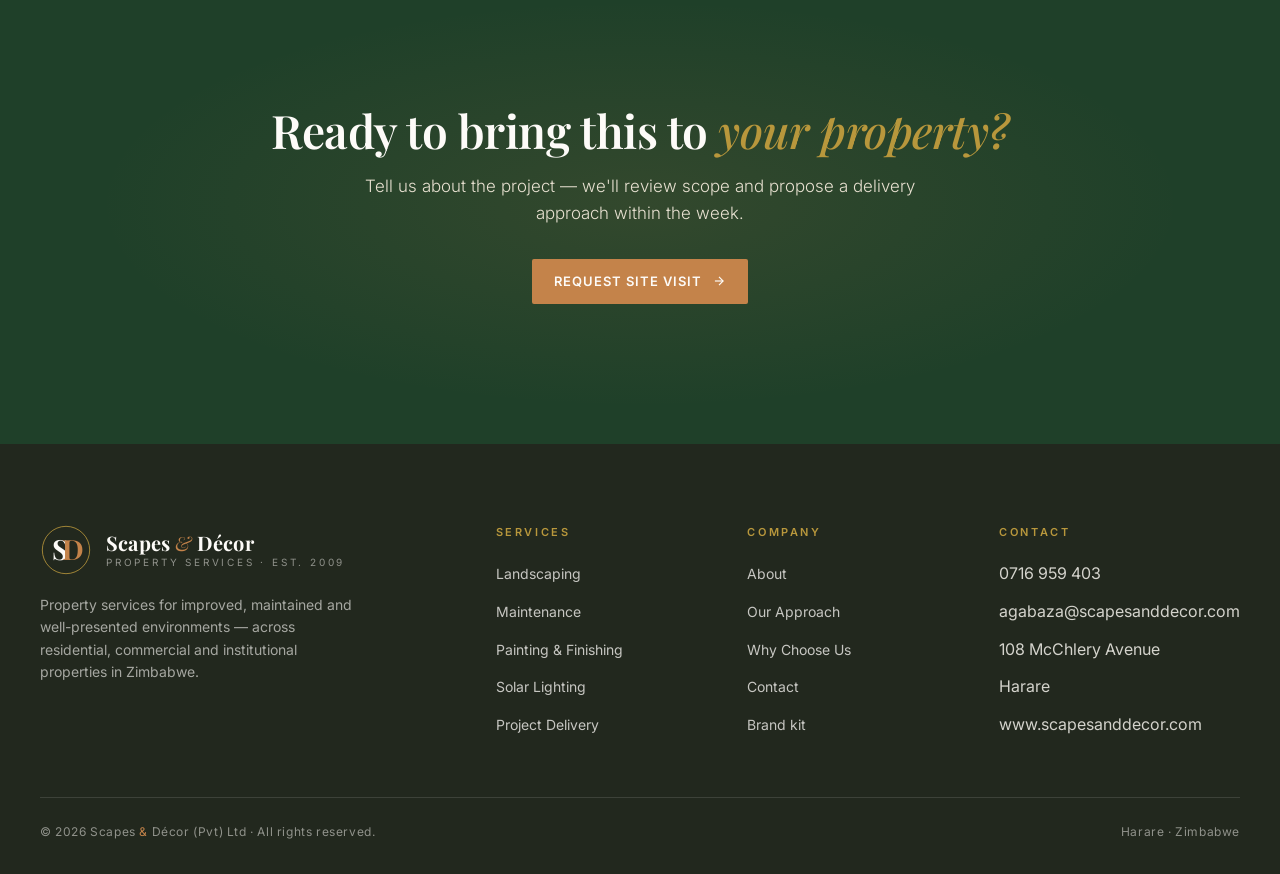
<file: services/project-delivery.html>
<!doctype html>
<html lang="en">
<head>
<meta charset="utf-8" />
<meta name="viewport" content="width=device-width, initial-scale=1" />
<title>Project Delivery — Scapes & Décor</title>
<meta name="description" content="Multi-discipline project delivery in Harare — feasibility, design coordination, procurement, supervision and formal handover for estate and commercial works." />
<meta name="robots" content="index, follow" />
<meta property="og:type" content="website" />
<meta property="og:site_name" content="Scapes & Décor" />
<meta property="og:title" content="Project Delivery — Scapes & Décor" />
<meta property="og:description" content="Multi-discipline project delivery in Harare — feasibility, design coordination, procurement, supervision and formal handover for estate and commercial works." />
<meta property="og:locale" content="en_ZW" />
<meta name="twitter:card" content="summary_large_image" />
<meta property="og:url" content="https://scapesanddecor.com/services/project-delivery.html" />
<meta property="og:image" content="https://scapesanddecor.com/assets/img/social/hero-project-og.jpg" />
<meta property="og:image:type" content="image/jpeg" />
<meta property="og:image:width" content="1200" />
<meta property="og:image:height" content="630" />
<meta property="og:image:alt" content="Project delivery in Harare by Scapes & Décor" />
<meta name="twitter:image" content="https://scapesanddecor.com/assets/img/social/hero-project-og.jpg" />
<link rel="canonical" href="https://scapesanddecor.com/services/project-delivery.html" />
<link rel="preload" as="image" href="../assets/img/hero-project.webp" fetchpriority="high" />
<link rel="icon" type="image/svg+xml" href="../favicon.svg">
<link rel="apple-touch-icon" href="../brand/favicon/apple-touch-icon.svg">
<meta name="theme-color" content="#2E5E3E">
<link rel="preconnect" href="https://fonts.googleapis.com">
<link rel="preconnect" href="https://fonts.gstatic.com" crossorigin>
<link href="https://fonts.googleapis.com/css2?family=Inter:wght@300;400;500;600;700&family=Playfair+Display:ital,wght@0,400;0,600;0,700;0,800;1,400;1,600;1,700&display=swap" rel="stylesheet">
<link rel="stylesheet" href="../assets/styles.css">
</head>
<body>

<div class="topbar">
  <div class="container topbar-inner">
    <div class="topbar-left">
      <a href="tel:+263716959403">
        <svg width="13" height="13" viewBox="0 0 24 24" fill="none" stroke="currentColor" stroke-width="2"><path d="M22 16.92v3a2 2 0 0 1-2.18 2 19.86 19.86 0 0 1-8.63-3.07 19.5 19.5 0 0 1-6-6 19.86 19.86 0 0 1-3.07-8.67A2 2 0 0 1 4.11 2h3a2 2 0 0 1 2 1.72 12.84 12.84 0 0 0 .7 2.81 2 2 0 0 1-.45 2.11L8.09 9.91a16 16 0 0 0 6 6l1.27-1.27a2 2 0 0 1 2.11-.45 12.84 12.84 0 0 0 2.81.7A2 2 0 0 1 22 16.92z"/></svg>
        0716 959 403
      </a>
      <a href="mailto:agabaza@scapesanddecor.com">
        <svg width="13" height="13" viewBox="0 0 24 24" fill="none" stroke="currentColor" stroke-width="2"><path d="M4 4h16c1.1 0 2 .9 2 2v12c0 1.1-.9 2-2 2H4c-1.1 0-2-.9-2-2V6c0-1.1.9-2 2-2z"/><polyline points="22,6 12,13 2,6"/></svg>
        agabaza@scapesanddecor.com
      </a>
      <span>
        <svg width="13" height="13" viewBox="0 0 24 24" fill="none" stroke="currentColor" stroke-width="2"><path d="M21 10c0 7-9 13-9 13s-9-6-9-13a9 9 0 0 1 18 0z"/><circle cx="12" cy="10" r="3"/></svg>
        108 McChlery Ave, Harare
      </span>
    </div>
    <div class="topbar-right">
      <span>Mon–Fri · 08:00–17:00</span>
    </div>
  </div>
</div>

<nav class="main">
  <div class="container nav-inner">
    <a class="logo" href="../index.html">
      <div class="logo-mark">
        <svg viewBox="0 0 56 56" fill="none" xmlns="http://www.w3.org/2000/svg" aria-label="Scapes & Décor mark">
          <circle cx="28" cy="28" r="25.5" stroke="#B8973C" stroke-width="0.9"/>
          <text x="22" y="39" font-family="'Playfair Display', 'Didot', Georgia, serif" font-size="30" font-weight="700" fill="#2E5E3E" text-anchor="middle" aria-hidden="true">S</text>
          <text x="35" y="39" font-family="'Playfair Display', 'Didot', Georgia, serif" font-size="30" font-weight="700" fill="#C4834A" text-anchor="middle" aria-hidden="true">D</text>
        </svg>
      </div>
      <div class="logo-text">
        <div class="logo-name">Scapes <em>&</em> Décor</div>
        <div class="logo-sub">Property Services · Est. 2009</div>
      </div>
    </a>
    <input type="checkbox" id="nav-toggle" class="nav-checkbox" />
    <label for="nav-toggle" class="nav-toggle" aria-label="Toggle menu">
      <svg viewBox="0 0 24 24" fill="none" stroke="currentColor" stroke-width="2" stroke-linecap="round">
        <line class="ham-top" x1="4" y1="7" x2="20" y2="7"/>
        <line class="ham-mid" x1="4" y1="12" x2="20" y2="12"/>
        <line class="ham-bot" x1="4" y1="17" x2="20" y2="17"/>
      </svg>
    </label>
    <ul class="nav-links">
      <li><a href="../index.html">Home</a></li>
      <li class="has-dropdown">
        <a href="../index.html#services" class="active">Services</a>
        <ul class="dropdown">
          <li><a href="landscaping.html"><span class="dd-num">01</span>Landscaping</a></li>
          <li><a href="maintenance.html"><span class="dd-num">02</span>Property Maintenance</a></li>
          <li><a href="painting.html"><span class="dd-num">03</span>Painting &amp; Finishing</a></li>
          <li><a href="solar-lighting.html"><span class="dd-num">04</span>Solar Lighting</a></li>
          <li><a href="project-delivery.html"><span class="dd-num">05</span>Project Delivery</a></li>
        </ul>
      </li>
      <li><a href="../about.html">About</a></li>
      <li><a href="../contact.html">Contact</a></li>
    </ul>
    <a class="btn btn-primary" href="../contact.html">Request Quote
      <svg viewBox="0 0 24 24" fill="none" stroke="currentColor" stroke-width="2"><line x1="5" y1="12" x2="19" y2="12"/><polyline points="12 5 19 12 12 19"/></svg>
    </a>
  </div>
</nav>

<header class="page-hero ph-bg-project">
  <div class="container">
    <div class="page-breadcrumb">
      <a href="../index.html">Home</a><span class="sep">›</span><a href="../index.html#services">Services</a><span class="sep">›</span><span class="cur">Project Delivery</span>
    </div>
    <div class="page-hero-eyebrow"><span class="bar"></span>05 / Turnkey</div>
    <h1 class="page-hero-title">One team, <em>one accountability line.</em></h1>
    <p class="page-hero-sub">End-to-end project management for multi-discipline works — from feasibility and design coordination through to formal handover.</p>
  </div>
</header>

<section class="content-section">
  <div class="container">
    <div class="section-label"><span class="bar"></span>Overview</div>
    <h2 class="section-title">Project delivery, <em>properly managed.</em></h2>
    <div class="prose">
      <p>Some jobs are too big for a single discipline. A full estate upgrade that combines landscaping, hardscape, repainting and new solar lighting is no longer a "paint quote" — it's a project. What property owners want in that situation is a single accountable team that will hold the scope, the budget and the schedule, and still deliver the work on the ground.</p>
      <p>Our Project Delivery practice is built for exactly that. We plan, procure, supervise and report on multi-discipline works — pulling together in-house teams, vetted specialist partners and client-nominated consultants under one program. You deal with one project lead and receive one set of reports.</p>
      <p>Typical engagements range from full estate refurbishments and handover of new builds, through multi-unit rental portfolio turnarounds, to institutional ground-ups where several trades need to be sequenced over months. We bring the discipline to make that happen without drama.</p>
    </div>
  </div>
</section>

<section class="content-section alt">
  <div class="container">
    <div class="section-label"><span class="bar"></span>What's Included</div>
    <h2 class="section-title">Scope of <em>project delivery.</em></h2>
    <p class="section-intro">Scoped up-front and contracted — the menu we most commonly draw from.</p>
    <ul class="scope-list">
      <li><strong>Feasibility & scoping</strong><span>Early-stage assessment, costed options and go/no-go recommendations.</span></li>
      <li><strong>Design coordination</strong><span>Working with architects, landscape designers and client consultants to freeze scope.</span></li>
      <li><strong>Procurement & supplier management</strong><span>Tendering, vetting and managing material and sub-trade supply.</span></li>
      <li><strong>Program & schedule management</strong><span>Master program, trade sequencing and milestone tracking.</span></li>
      <li><strong>On-site supervision</strong><span>Full-time or part-time site presence depending on works intensity.</span></li>
      <li><strong>Quality control & snag close-out</strong><span>Inspection checklists, snag-list tracking and remedial works to completion.</span></li>
      <li><strong>Financial reporting to client</strong><span>Variation tracking, cost-to-complete reporting and transparent change orders.</span></li>
      <li><strong>Formal handover</strong><span>Commissioning, warranty compilation, O&M documentation and client sign-off.</span></li>
    </ul>
  </div>
</section>

<section class="content-section">
  <div class="container">
    <div class="section-label"><span class="bar"></span>Our Approach</div>
    <h2 class="section-title">From first brief to <em>signed hand-over.</em></h2>
    <div class="steps" style="--forest-deep:transparent;">
      <div class="step" style="border-right-color:var(--line)">
        <div class="step-num" style="color:var(--clay)">01<sup style="color:var(--slate)">—</sup></div>
        <h3 class="step-title" style="color:var(--charcoal)">Brief</h3>
        <p class="step-desc" style="color:var(--slate);opacity:1">Define the outcome, constraints and success criteria with the client up front.</p>
      </div>
      <div class="step" style="border-right-color:var(--line)">
        <div class="step-num" style="color:var(--clay)">02<sup style="color:var(--slate)">—</sup></div>
        <h3 class="step-title" style="color:var(--charcoal)">Plan</h3>
        <p class="step-desc" style="color:var(--slate);opacity:1">Scope, program, budget and procurement plan — signed off before mobilisation.</p>
      </div>
      <div class="step" style="border-right-color:var(--line)">
        <div class="step-num" style="color:var(--clay)">03<sup style="color:var(--slate)">—</sup></div>
        <h3 class="step-title" style="color:var(--charcoal)">Mobilise</h3>
        <p class="step-desc" style="color:var(--slate);opacity:1">Appoint trades, order long-lead items and set up site logistics and compliance.</p>
      </div>
      <div class="step" style="border-right-color:var(--line)">
        <div class="step-num" style="color:var(--clay)">04<sup style="color:var(--slate)">—</sup></div>
        <h3 class="step-title" style="color:var(--charcoal)">Deliver</h3>
        <p class="step-desc" style="color:var(--slate);opacity:1">Supervised execution with weekly progress reporting and variation discipline.</p>
      </div>
      <div class="step">
        <div class="step-num" style="color:var(--clay)">05<sup style="color:var(--slate)">—</sup></div>
        <h3 class="step-title" style="color:var(--charcoal)">Hand-over</h3>
        <p class="step-desc" style="color:var(--slate);opacity:1">Snag close-out, documentation pack, warranty registry and formal sign-off.</p>
      </div>
    </div>
  </div>
</section>

<section class="content-section alt">
  <div class="container">
    <div class="section-label"><span class="bar"></span>Gallery</div>
    <h2 class="section-title">Multi-discipline works <em>in progress.</em></h2>
    <div class="gallery-grid">
      <div class="svg-ph" style="background:url('../assets/img/gallery-project-1.webp') center/cover"></div>
      <div class="svg-ph" style="background:url('../assets/img/gallery-project-2.webp') center/cover"></div>
      <div class="svg-ph" style="background:url('../assets/img/gallery-project-3.webp') center/cover"></div>
      <div class="svg-ph" style="background:url('../assets/img/gallery-project-4.webp') center/cover"></div>
      <div class="svg-ph" style="background:url('../assets/img/gallery-project-5.webp') center/cover"></div>
      <div class="svg-ph" style="background:url('../assets/img/gallery-project-6.webp') center/cover"></div>
    </div>
  </div>
</section>

<section class="content-section">
  <div class="container">
    <div class="section-label"><span class="bar"></span>FAQs</div>
    <h2 class="section-title">Questions we hear <em>before engagement.</em></h2>
    <div class="faq">
      <details>
        <summary>When should I engage Project Delivery vs. a single service?</summary>
        <div class="faq-body">
          <p>If the work is one discipline, book the service directly. If it involves three or more trades running in sequence, has a hard deadline, or requires coordination with a consultant or architect — engage Project Delivery. The overhead of a project lead pays for itself the first time a trade-sequencing clash would have cost you a week.</p>
        </div>
      </details>
      <details>
        <summary>How is the fee structured?</summary>
        <div class="faq-body">
          <p>Two common models: a fixed management fee expressed as a percentage of total project cost (typically 8–12 per cent, scaled by project size), or a flat fee for defined-scope projects where we can cost with confidence. Both are disclosed in full up front — we do not mark up subcontractor invoices or take hidden supplier commissions.</p>
        </div>
      </details>
      <details>
        <summary>Is there a minimum project size?</summary>
        <div class="faq-body">
          <p>Informal threshold is around US$15,000 of total project spend — below that, the management overhead is disproportionate and you're better served by booking individual services directly. Above it, the case for project management strengthens with every additional trade involved.</p>
        </div>
      </details>
      <details>
        <summary>What contract types do you work under?</summary>
        <div class="faq-body">
          <p>We work under standard construction management agreements, lump-sum contracts for defined-scope works, or cost-plus arrangements for refurbishments where scope is genuinely uncertain. We're comfortable working under client-supplied templates (JBCC, FIDIC derivatives or client legal). The key is that scope, fee and variation mechanism are written down and signed before mobilisation.</p>
        </div>
      </details>
    </div>
  </div>
</section>

<section class="cta-strip">
  <div class="container">
    <h2>Ready to bring this to <em>your property?</em></h2>
    <p>Tell us about the project — we'll review scope and propose a delivery approach within the week.</p>
    <a class="btn btn-clay" href="../contact.html">Request Site Visit
      <svg viewBox="0 0 24 24" fill="none" stroke="currentColor" stroke-width="2"><line x1="5" y1="12" x2="19" y2="12"/><polyline points="12 5 19 12 12 19"/></svg>
    </a>
  </div>
</section>

<footer>
  <div class="container">
    <div class="footer-grid">
      <div class="footer-brand">
        <div class="logo">
          <div class="logo-mark">
            <svg viewBox="0 0 56 56" fill="none" xmlns="http://www.w3.org/2000/svg" aria-label="Scapes & Décor mark">
              <circle cx="28" cy="28" r="25.5" stroke="#B8973C" stroke-width="0.9"/>
              <text x="22" y="39" font-family="'Playfair Display', 'Didot', Georgia, serif" font-size="30" font-weight="700" fill="#FDFBF8" text-anchor="middle" aria-hidden="true">S</text>
              <text x="35" y="39" font-family="'Playfair Display', 'Didot', Georgia, serif" font-size="30" font-weight="700" fill="#C4834A" text-anchor="middle" aria-hidden="true">D</text>
            </svg>
          </div>
          <div class="logo-text">
            <div class="logo-name">Scapes <em>&</em> Décor</div>
            <div class="logo-sub">Property Services · Est. 2009</div>
          </div>
        </div>
        <p>Property services for improved, maintained and well-presented environments — across residential, commercial and institutional properties in Zimbabwe.</p>
      </div>
      <div class="footer-col">
        <h5>Services</h5>
        <ul>
          <li><a href="landscaping.html">Landscaping</a></li>
          <li><a href="maintenance.html">Maintenance</a></li>
          <li><a href="painting.html">Painting & Finishing</a></li>
          <li><a href="solar-lighting.html">Solar Lighting</a></li>
          <li><a href="project-delivery.html">Project Delivery</a></li>
        </ul>
      </div>
      <div class="footer-col">
        <h5>Company</h5>
        <ul>
          <li><a href="../about.html">About</a></li>
          <li><a href="../index.html#approach">Our Approach</a></li>
          <li><a href="../index.html#why">Why Choose Us</a></li>
          <li><a href="../contact.html">Contact</a></li>
          <li><a href="../brand.html">Brand kit</a></li>
        </ul>
      </div>
      <div class="footer-col">
        <h5>Contact</h5>
        <ul>
          <li>0716 959 403</li>
          <li>agabaza@scapesanddecor.com</li>
          <li>108 McChlery Avenue</li>
          <li>Harare</li>
          <li>www.scapesanddecor.com</li>
        </ul>
      </div>
    </div>
    <div class="footer-bar">
      <div>© 2026 Scapes <em>&</em> Décor (Pvt) Ltd · All rights reserved.</div>
      <div>Harare · Zimbabwe</div>
    </div>
  </div>
</footer>

<a class="whatsapp-fab" href="https://wa.me/263777299904?text=Hi%20Scapes%20%26%20D%C3%A9cor%2C%20I%27d%20like%20to%20enquire%20about..." target="_blank" rel="noopener" aria-label="Chat on WhatsApp">
  <svg viewBox="0 0 24 24" fill="currentColor" aria-hidden="true"><path d="M20.5 3.5A11.8 11.8 0 0 0 12 0C5.4 0 0 5.4 0 12c0 2.1.6 4.2 1.6 6L0 24l6.2-1.6A11.9 11.9 0 0 0 12 24c6.6 0 12-5.4 12-12 0-3.2-1.2-6.2-3.5-8.5zM12 22a10 10 0 0 1-5.1-1.4l-.4-.2-3.7 1 1-3.6-.2-.4A10 10 0 1 1 22 12c0 5.5-4.5 10-10 10zm5.5-7.5c-.3-.1-1.8-.9-2-1s-.5-.1-.7.1-.8 1-1 1.2-.4.2-.7.1c-.3-.1-1.3-.5-2.4-1.5a9 9 0 0 1-1.7-2c-.2-.3 0-.5.1-.6.1-.1.3-.3.4-.5l.3-.5c.1-.2 0-.3 0-.5l-.9-2c-.2-.5-.5-.5-.7-.5h-.6c-.2 0-.5.1-.8.4s-1 1-1 2.5 1 2.9 1.2 3.1c.1.2 2 3.1 4.9 4.3.7.3 1.2.5 1.6.6.7.2 1.3.2 1.8.1.5-.1 1.7-.7 2-1.4.3-.7.3-1.2.2-1.4-.1-.1-.3-.2-.6-.3z"/></svg>
</a>
</body>
</html>
</file>
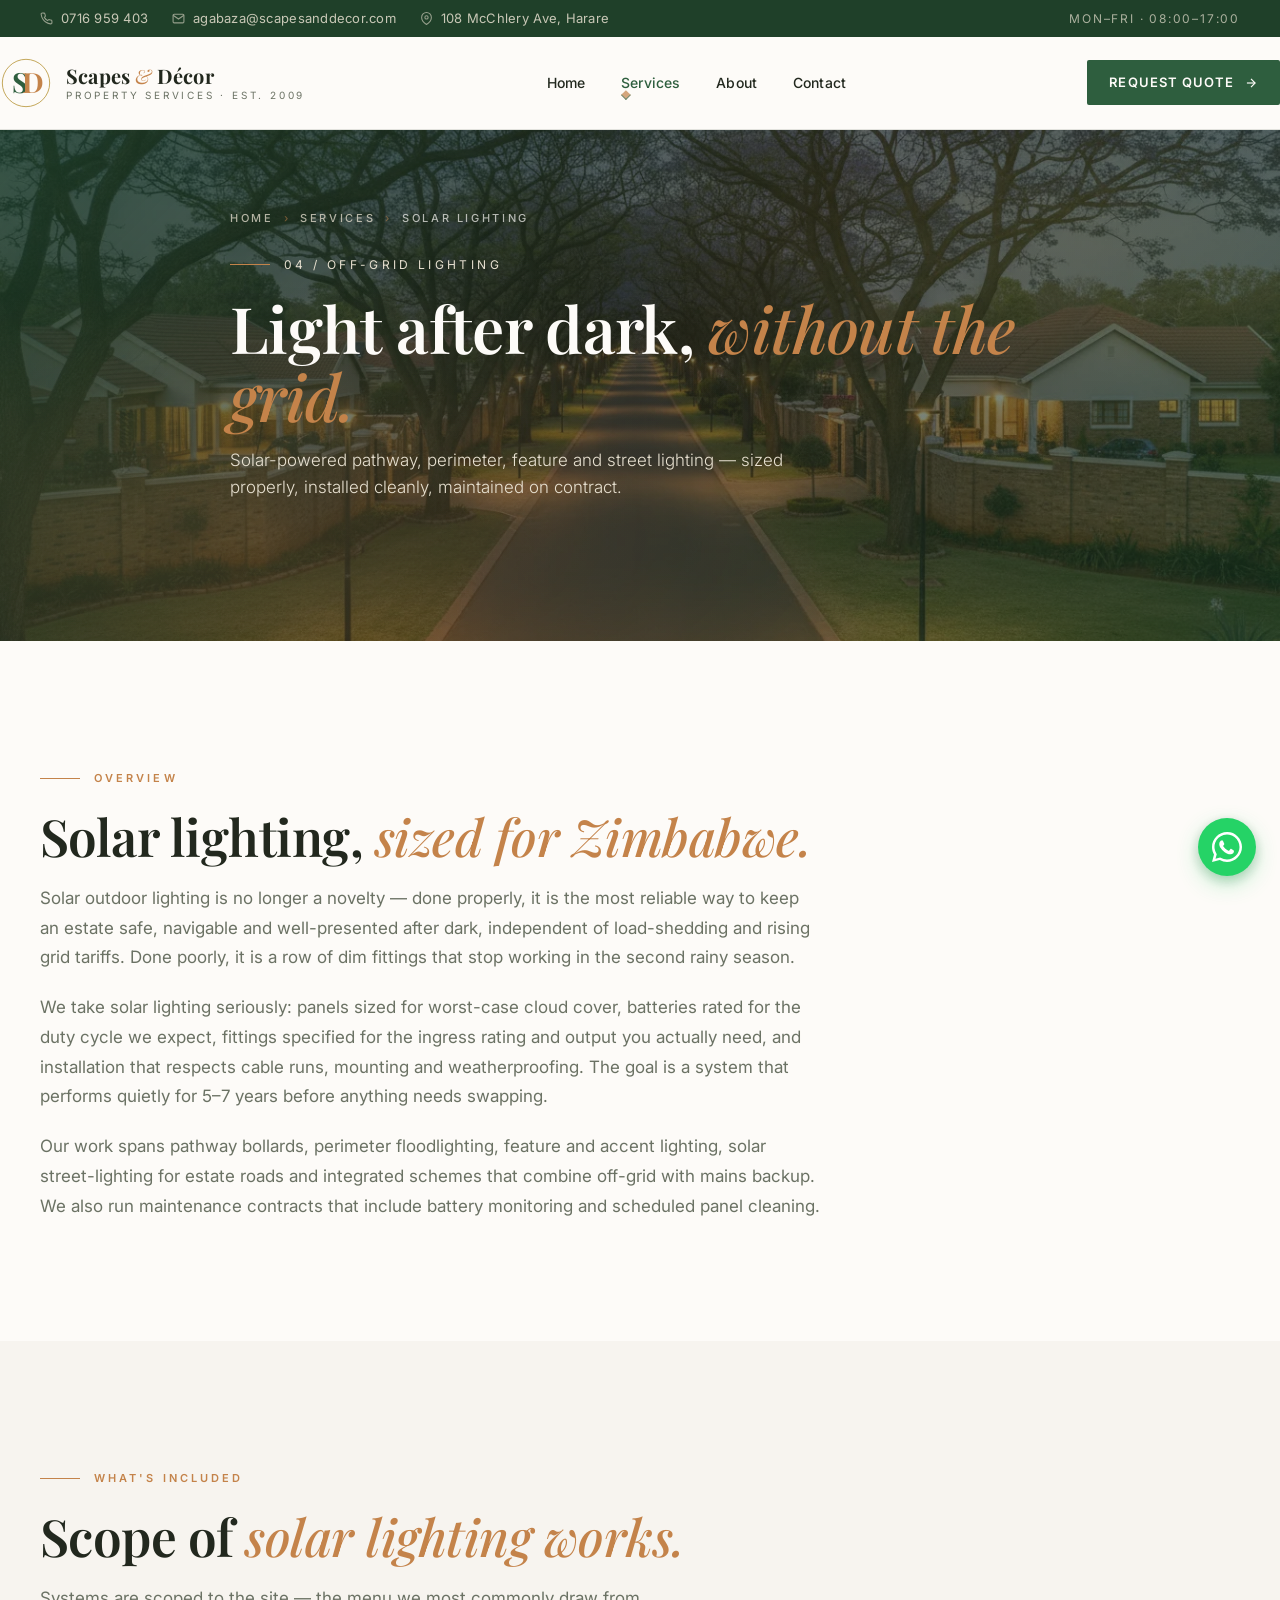
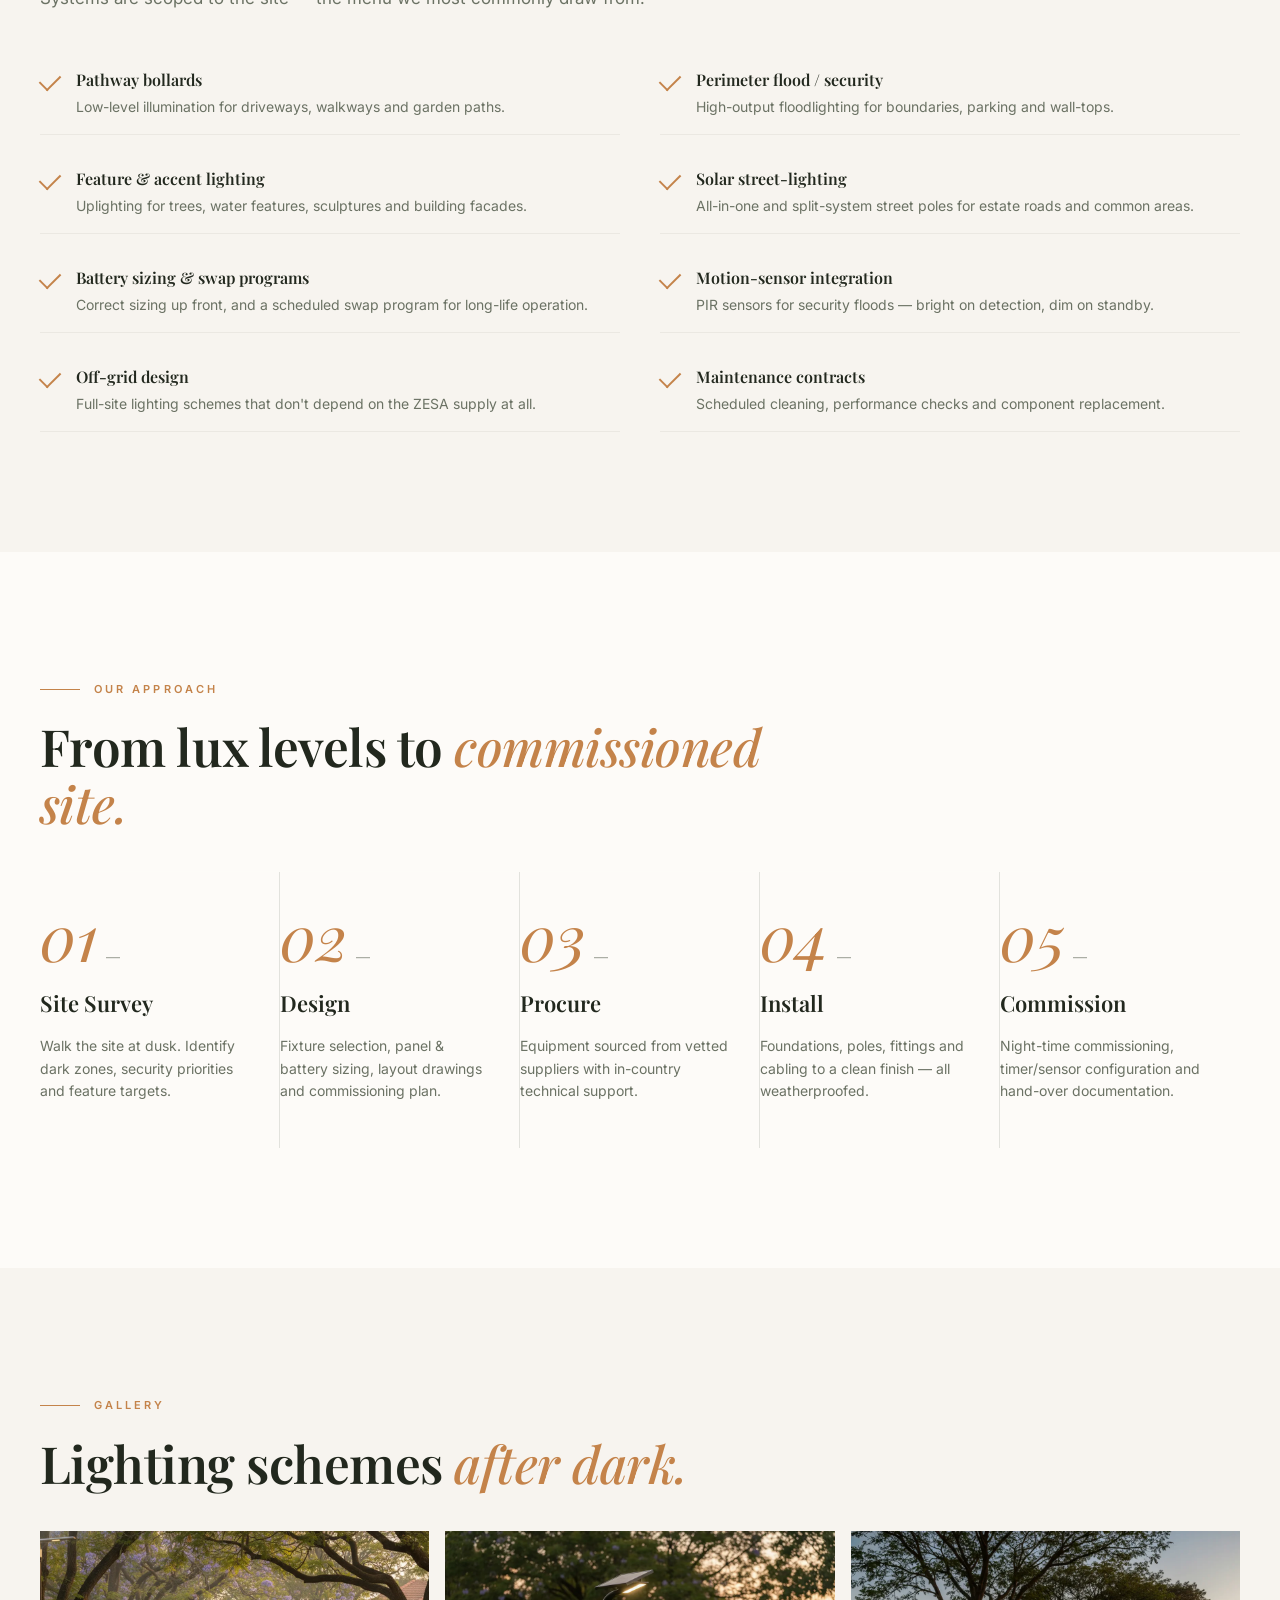
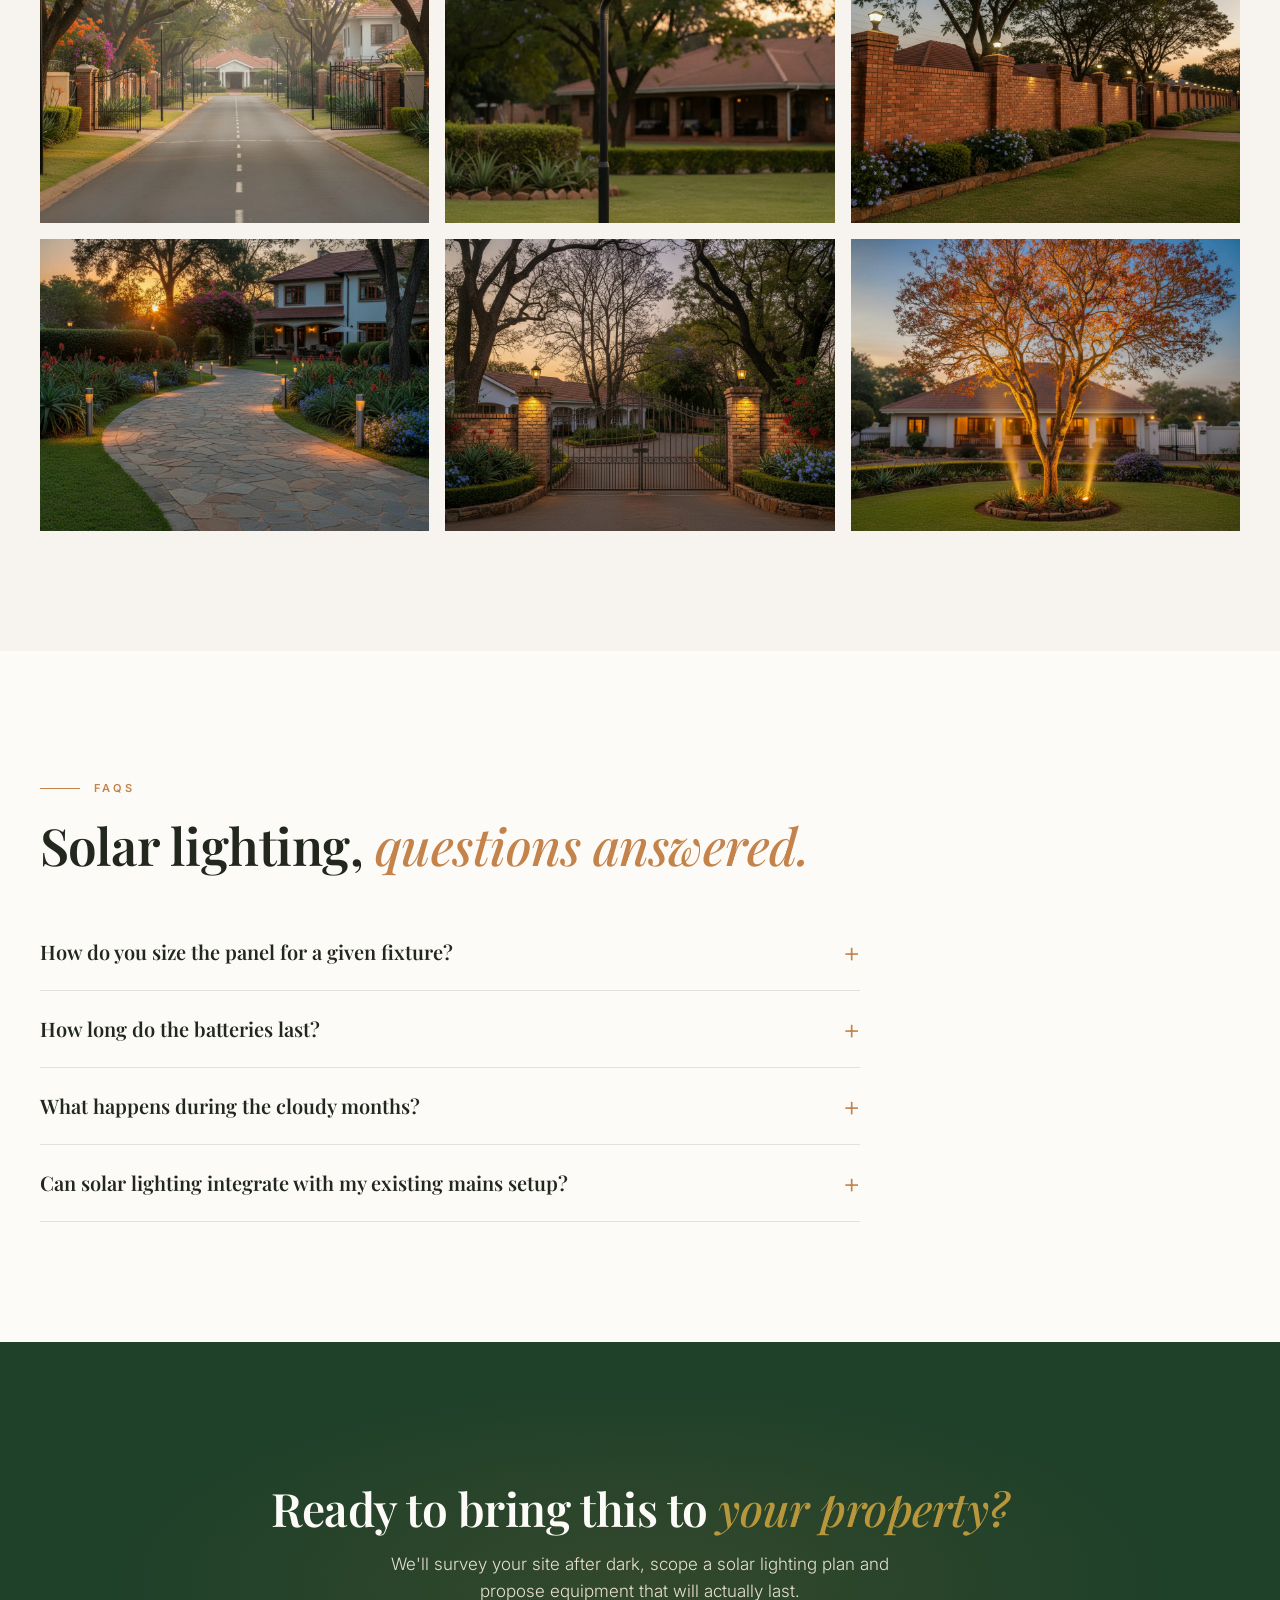
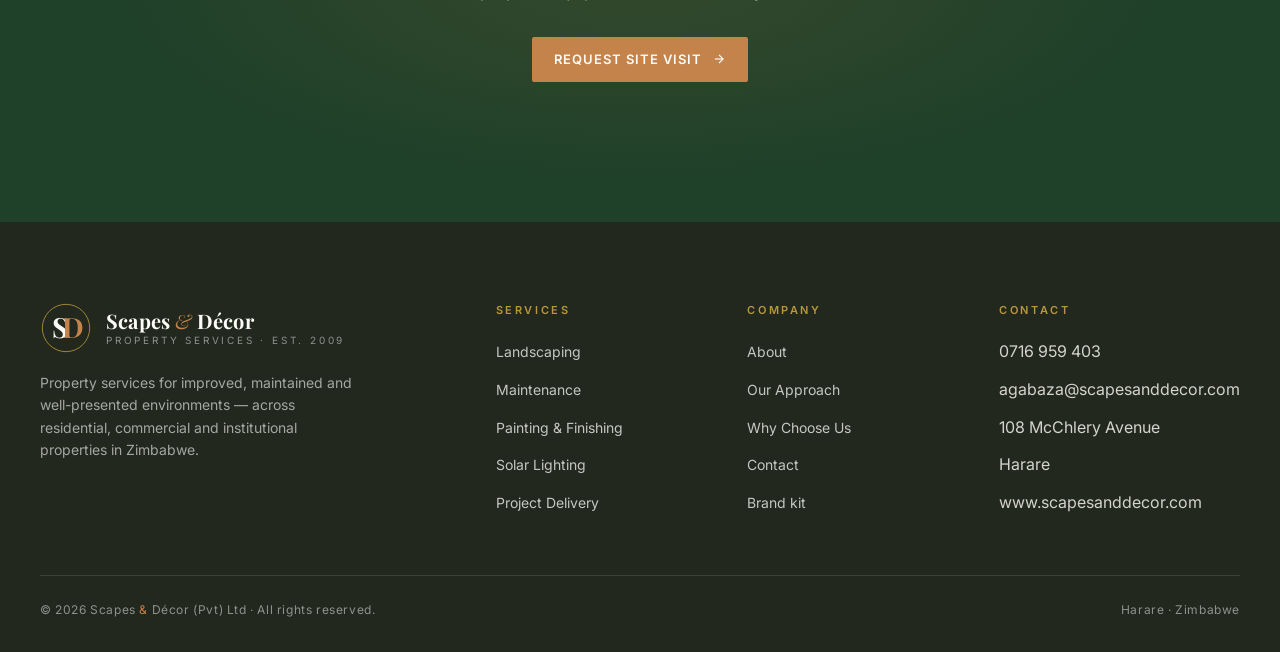
<file: services/solar-lighting.html>
<!doctype html>
<html lang="en">
<head>
<meta charset="utf-8" />
<meta name="viewport" content="width=device-width, initial-scale=1" />
<title>Solar Lighting — Scapes & Décor</title>
<meta name="description" content="Solar lighting across Zimbabwe — pathway, perimeter, feature and street lighting for estates. Off-grid design, battery sizing and maintenance contracts." />
<meta name="robots" content="index, follow" />
<meta property="og:type" content="website" />
<meta property="og:site_name" content="Scapes & Décor" />
<meta property="og:title" content="Solar Lighting — Scapes & Décor" />
<meta property="og:description" content="Solar lighting across Zimbabwe — pathway, perimeter, feature and street lighting for estates. Off-grid design, battery sizing and maintenance contracts." />
<meta property="og:locale" content="en_ZW" />
<meta name="twitter:card" content="summary_large_image" />
<meta property="og:url" content="https://scapesanddecor.com/services/solar-lighting.html" />
<meta property="og:image" content="https://scapesanddecor.com/assets/img/social/hero-solar-og.jpg" />
<meta property="og:image:type" content="image/jpeg" />
<meta property="og:image:width" content="1200" />
<meta property="og:image:height" content="630" />
<meta property="og:image:alt" content="Solar lighting across Zimbabwe by Scapes & Décor" />
<meta name="twitter:image" content="https://scapesanddecor.com/assets/img/social/hero-solar-og.jpg" />
<link rel="canonical" href="https://scapesanddecor.com/services/solar-lighting.html" />
<link rel="preload" as="image" href="../assets/img/hero-solar.webp" fetchpriority="high" />
<link rel="icon" type="image/svg+xml" href="../favicon.svg">
<link rel="apple-touch-icon" href="../brand/favicon/apple-touch-icon.svg">
<meta name="theme-color" content="#2E5E3E">
<link rel="preconnect" href="https://fonts.googleapis.com">
<link rel="preconnect" href="https://fonts.gstatic.com" crossorigin>
<link href="https://fonts.googleapis.com/css2?family=Inter:wght@300;400;500;600;700&family=Playfair+Display:ital,wght@0,400;0,600;0,700;0,800;1,400;1,600;1,700&display=swap" rel="stylesheet">
<link rel="stylesheet" href="../assets/styles.css">
</head>
<body>

<div class="topbar">
  <div class="container topbar-inner">
    <div class="topbar-left">
      <a href="tel:+263716959403">
        <svg width="13" height="13" viewBox="0 0 24 24" fill="none" stroke="currentColor" stroke-width="2"><path d="M22 16.92v3a2 2 0 0 1-2.18 2 19.86 19.86 0 0 1-8.63-3.07 19.5 19.5 0 0 1-6-6 19.86 19.86 0 0 1-3.07-8.67A2 2 0 0 1 4.11 2h3a2 2 0 0 1 2 1.72 12.84 12.84 0 0 0 .7 2.81 2 2 0 0 1-.45 2.11L8.09 9.91a16 16 0 0 0 6 6l1.27-1.27a2 2 0 0 1 2.11-.45 12.84 12.84 0 0 0 2.81.7A2 2 0 0 1 22 16.92z"/></svg>
        0716 959 403
      </a>
      <a href="mailto:agabaza@scapesanddecor.com">
        <svg width="13" height="13" viewBox="0 0 24 24" fill="none" stroke="currentColor" stroke-width="2"><path d="M4 4h16c1.1 0 2 .9 2 2v12c0 1.1-.9 2-2 2H4c-1.1 0-2-.9-2-2V6c0-1.1.9-2 2-2z"/><polyline points="22,6 12,13 2,6"/></svg>
        agabaza@scapesanddecor.com
      </a>
      <span>
        <svg width="13" height="13" viewBox="0 0 24 24" fill="none" stroke="currentColor" stroke-width="2"><path d="M21 10c0 7-9 13-9 13s-9-6-9-13a9 9 0 0 1 18 0z"/><circle cx="12" cy="10" r="3"/></svg>
        108 McChlery Ave, Harare
      </span>
    </div>
    <div class="topbar-right">
      <span>Mon–Fri · 08:00–17:00</span>
    </div>
  </div>
</div>

<nav class="main">
  <div class="container nav-inner">
    <a class="logo" href="../index.html">
      <div class="logo-mark">
        <svg viewBox="0 0 56 56" fill="none" xmlns="http://www.w3.org/2000/svg" aria-label="Scapes & Décor mark">
          <circle cx="28" cy="28" r="25.5" stroke="#B8973C" stroke-width="0.9"/>
          <text x="22" y="39" font-family="'Playfair Display', 'Didot', Georgia, serif" font-size="30" font-weight="700" fill="#2E5E3E" text-anchor="middle" aria-hidden="true">S</text>
          <text x="35" y="39" font-family="'Playfair Display', 'Didot', Georgia, serif" font-size="30" font-weight="700" fill="#C4834A" text-anchor="middle" aria-hidden="true">D</text>
        </svg>
      </div>
      <div class="logo-text">
        <div class="logo-name">Scapes <em>&</em> Décor</div>
        <div class="logo-sub">Property Services · Est. 2009</div>
      </div>
    </a>
    <input type="checkbox" id="nav-toggle" class="nav-checkbox" />
    <label for="nav-toggle" class="nav-toggle" aria-label="Toggle menu">
      <svg viewBox="0 0 24 24" fill="none" stroke="currentColor" stroke-width="2" stroke-linecap="round">
        <line class="ham-top" x1="4" y1="7" x2="20" y2="7"/>
        <line class="ham-mid" x1="4" y1="12" x2="20" y2="12"/>
        <line class="ham-bot" x1="4" y1="17" x2="20" y2="17"/>
      </svg>
    </label>
    <ul class="nav-links">
      <li><a href="../index.html">Home</a></li>
      <li class="has-dropdown">
        <a href="../index.html#services" class="active">Services</a>
        <ul class="dropdown">
          <li><a href="landscaping.html"><span class="dd-num">01</span>Landscaping</a></li>
          <li><a href="maintenance.html"><span class="dd-num">02</span>Property Maintenance</a></li>
          <li><a href="painting.html"><span class="dd-num">03</span>Painting &amp; Finishing</a></li>
          <li><a href="solar-lighting.html"><span class="dd-num">04</span>Solar Lighting</a></li>
          <li><a href="project-delivery.html"><span class="dd-num">05</span>Project Delivery</a></li>
        </ul>
      </li>
      <li><a href="../about.html">About</a></li>
      <li><a href="../contact.html">Contact</a></li>
    </ul>
    <a class="btn btn-primary" href="../contact.html">Request Quote
      <svg viewBox="0 0 24 24" fill="none" stroke="currentColor" stroke-width="2"><line x1="5" y1="12" x2="19" y2="12"/><polyline points="12 5 19 12 12 19"/></svg>
    </a>
  </div>
</nav>

<header class="page-hero ph-bg-solar">
  <div class="container">
    <div class="page-breadcrumb">
      <a href="../index.html">Home</a><span class="sep">›</span><a href="../index.html#services">Services</a><span class="sep">›</span><span class="cur">Solar Lighting</span>
    </div>
    <div class="page-hero-eyebrow"><span class="bar"></span>04 / Off-grid Lighting</div>
    <h1 class="page-hero-title">Light after dark, <em>without the grid.</em></h1>
    <p class="page-hero-sub">Solar-powered pathway, perimeter, feature and street lighting — sized properly, installed cleanly, maintained on contract.</p>
  </div>
</header>

<section class="content-section">
  <div class="container">
    <div class="section-label"><span class="bar"></span>Overview</div>
    <h2 class="section-title">Solar lighting, <em>sized for Zimbabwe.</em></h2>
    <div class="prose">
      <p>Solar outdoor lighting is no longer a novelty — done properly, it is the most reliable way to keep an estate safe, navigable and well-presented after dark, independent of load-shedding and rising grid tariffs. Done poorly, it is a row of dim fittings that stop working in the second rainy season.</p>
      <p>We take solar lighting seriously: panels sized for worst-case cloud cover, batteries rated for the duty cycle we expect, fittings specified for the ingress rating and output you actually need, and installation that respects cable runs, mounting and weatherproofing. The goal is a system that performs quietly for 5–7 years before anything needs swapping.</p>
      <p>Our work spans pathway bollards, perimeter floodlighting, feature and accent lighting, solar street-lighting for estate roads and integrated schemes that combine off-grid with mains backup. We also run maintenance contracts that include battery monitoring and scheduled panel cleaning.</p>
    </div>
  </div>
</section>

<section class="content-section alt">
  <div class="container">
    <div class="section-label"><span class="bar"></span>What's Included</div>
    <h2 class="section-title">Scope of <em>solar lighting works.</em></h2>
    <p class="section-intro">Systems are scoped to the site — the menu we most commonly draw from.</p>
    <ul class="scope-list">
      <li><strong>Pathway bollards</strong><span>Low-level illumination for driveways, walkways and garden paths.</span></li>
      <li><strong>Perimeter flood / security</strong><span>High-output floodlighting for boundaries, parking and wall-tops.</span></li>
      <li><strong>Feature & accent lighting</strong><span>Uplighting for trees, water features, sculptures and building facades.</span></li>
      <li><strong>Solar street-lighting</strong><span>All-in-one and split-system street poles for estate roads and common areas.</span></li>
      <li><strong>Battery sizing & swap programs</strong><span>Correct sizing up front, and a scheduled swap program for long-life operation.</span></li>
      <li><strong>Motion-sensor integration</strong><span>PIR sensors for security floods — bright on detection, dim on standby.</span></li>
      <li><strong>Off-grid design</strong><span>Full-site lighting schemes that don't depend on the ZESA supply at all.</span></li>
      <li><strong>Maintenance contracts</strong><span>Scheduled cleaning, performance checks and component replacement.</span></li>
    </ul>
  </div>
</section>

<section class="content-section">
  <div class="container">
    <div class="section-label"><span class="bar"></span>Our Approach</div>
    <h2 class="section-title">From lux levels to <em>commissioned site.</em></h2>
    <div class="steps" style="--forest-deep:transparent;">
      <div class="step" style="border-right-color:var(--line)">
        <div class="step-num" style="color:var(--clay)">01<sup style="color:var(--slate)">—</sup></div>
        <h3 class="step-title" style="color:var(--charcoal)">Site Survey</h3>
        <p class="step-desc" style="color:var(--slate);opacity:1">Walk the site at dusk. Identify dark zones, security priorities and feature targets.</p>
      </div>
      <div class="step" style="border-right-color:var(--line)">
        <div class="step-num" style="color:var(--clay)">02<sup style="color:var(--slate)">—</sup></div>
        <h3 class="step-title" style="color:var(--charcoal)">Design</h3>
        <p class="step-desc" style="color:var(--slate);opacity:1">Fixture selection, panel & battery sizing, layout drawings and commissioning plan.</p>
      </div>
      <div class="step" style="border-right-color:var(--line)">
        <div class="step-num" style="color:var(--clay)">03<sup style="color:var(--slate)">—</sup></div>
        <h3 class="step-title" style="color:var(--charcoal)">Procure</h3>
        <p class="step-desc" style="color:var(--slate);opacity:1">Equipment sourced from vetted suppliers with in-country technical support.</p>
      </div>
      <div class="step" style="border-right-color:var(--line)">
        <div class="step-num" style="color:var(--clay)">04<sup style="color:var(--slate)">—</sup></div>
        <h3 class="step-title" style="color:var(--charcoal)">Install</h3>
        <p class="step-desc" style="color:var(--slate);opacity:1">Foundations, poles, fittings and cabling to a clean finish — all weatherproofed.</p>
      </div>
      <div class="step">
        <div class="step-num" style="color:var(--clay)">05<sup style="color:var(--slate)">—</sup></div>
        <h3 class="step-title" style="color:var(--charcoal)">Commission</h3>
        <p class="step-desc" style="color:var(--slate);opacity:1">Night-time commissioning, timer/sensor configuration and hand-over documentation.</p>
      </div>
    </div>
  </div>
</section>

<section class="content-section alt">
  <div class="container">
    <div class="section-label"><span class="bar"></span>Gallery</div>
    <h2 class="section-title">Lighting schemes <em>after dark.</em></h2>
    <div class="gallery-grid">
      <div class="svg-ph" style="background:url('../assets/img/gallery-solar-1.webp') center/cover"></div>
      <div class="svg-ph" style="background:url('../assets/img/gallery-solar-2.webp') center/cover"></div>
      <div class="svg-ph" style="background:url('../assets/img/gallery-solar-3.webp') center/cover"></div>
      <div class="svg-ph" style="background:url('../assets/img/gallery-solar-4.webp') center/cover"></div>
      <div class="svg-ph" style="background:url('../assets/img/gallery-solar-5.webp') center/cover"></div>
      <div class="svg-ph" style="background:url('../assets/img/gallery-solar-6.webp') center/cover"></div>
    </div>
  </div>
</section>

<section class="content-section">
  <div class="container">
    <div class="section-label"><span class="bar"></span>FAQs</div>
    <h2 class="section-title">Solar lighting, <em>questions answered.</em></h2>
    <div class="faq">
      <details>
        <summary>How do you size the panel for a given fixture?</summary>
        <div class="faq-body">
          <p>We calculate daily energy demand from the fixture's output and expected on-time, then size the panel for the worst month of the year (typically June/July). We include a 25–40 per cent safety margin so the system still charges adequately during long cloudy spells. Undersizing the panel is the single most common mistake in cheap solar lighting, and it's the reason those systems fail early.</p>
        </div>
      </details>
      <details>
        <summary>How long do the batteries last?</summary>
        <div class="faq-body">
          <p>Quality lithium iron phosphate (LiFePO4) batteries in our systems are rated for 2,000+ cycles — typically 5–7 years of real-world service. Lead-acid alternatives in cheaper all-in-ones last 2–3 years. We recommend LiFePO4 on any installation intended to outlast a single service cycle, and we publish expected battery life with every quote.</p>
        </div>
      </details>
      <details>
        <summary>What happens during the cloudy months?</summary>
        <div class="faq-body">
          <p>Properly sized systems carry 3–5 days of autonomy — meaning the battery alone can run the light through extended overcast weather. For mission-critical security lighting we often design dual-mode systems that can fall back to a mains-charged battery when solar output drops below a threshold.</p>
        </div>
      </details>
      <details>
        <summary>Can solar lighting integrate with my existing mains setup?</summary>
        <div class="faq-body">
          <p>Yes. We design hybrid schemes where feature, pathway and non-critical lighting is pure solar, while security floods and estate-critical loads sit on a solar-plus-mains hybrid with automatic changeover. From the user's side it is invisible — the lights just work.</p>
        </div>
      </details>
    </div>
  </div>
</section>

<section class="cta-strip">
  <div class="container">
    <h2>Ready to bring this to <em>your property?</em></h2>
    <p>We'll survey your site after dark, scope a solar lighting plan and propose equipment that will actually last.</p>
    <a class="btn btn-clay" href="../contact.html">Request Site Visit
      <svg viewBox="0 0 24 24" fill="none" stroke="currentColor" stroke-width="2"><line x1="5" y1="12" x2="19" y2="12"/><polyline points="12 5 19 12 12 19"/></svg>
    </a>
  </div>
</section>

<footer>
  <div class="container">
    <div class="footer-grid">
      <div class="footer-brand">
        <div class="logo">
          <div class="logo-mark">
            <svg viewBox="0 0 56 56" fill="none" xmlns="http://www.w3.org/2000/svg" aria-label="Scapes & Décor mark">
              <circle cx="28" cy="28" r="25.5" stroke="#B8973C" stroke-width="0.9"/>
              <text x="22" y="39" font-family="'Playfair Display', 'Didot', Georgia, serif" font-size="30" font-weight="700" fill="#FDFBF8" text-anchor="middle" aria-hidden="true">S</text>
              <text x="35" y="39" font-family="'Playfair Display', 'Didot', Georgia, serif" font-size="30" font-weight="700" fill="#C4834A" text-anchor="middle" aria-hidden="true">D</text>
            </svg>
          </div>
          <div class="logo-text">
            <div class="logo-name">Scapes <em>&</em> Décor</div>
            <div class="logo-sub">Property Services · Est. 2009</div>
          </div>
        </div>
        <p>Property services for improved, maintained and well-presented environments — across residential, commercial and institutional properties in Zimbabwe.</p>
      </div>
      <div class="footer-col">
        <h5>Services</h5>
        <ul>
          <li><a href="landscaping.html">Landscaping</a></li>
          <li><a href="maintenance.html">Maintenance</a></li>
          <li><a href="painting.html">Painting & Finishing</a></li>
          <li><a href="solar-lighting.html">Solar Lighting</a></li>
          <li><a href="project-delivery.html">Project Delivery</a></li>
        </ul>
      </div>
      <div class="footer-col">
        <h5>Company</h5>
        <ul>
          <li><a href="../about.html">About</a></li>
          <li><a href="../index.html#approach">Our Approach</a></li>
          <li><a href="../index.html#why">Why Choose Us</a></li>
          <li><a href="../contact.html">Contact</a></li>
          <li><a href="../brand.html">Brand kit</a></li>
        </ul>
      </div>
      <div class="footer-col">
        <h5>Contact</h5>
        <ul>
          <li>0716 959 403</li>
          <li>agabaza@scapesanddecor.com</li>
          <li>108 McChlery Avenue</li>
          <li>Harare</li>
          <li>www.scapesanddecor.com</li>
        </ul>
      </div>
    </div>
    <div class="footer-bar">
      <div>© 2026 Scapes <em>&</em> Décor (Pvt) Ltd · All rights reserved.</div>
      <div>Harare · Zimbabwe</div>
    </div>
  </div>
</footer>

<a class="whatsapp-fab" href="https://wa.me/263777299904?text=Hi%20Scapes%20%26%20D%C3%A9cor%2C%20I%27d%20like%20to%20enquire%20about..." target="_blank" rel="noopener" aria-label="Chat on WhatsApp">
  <svg viewBox="0 0 24 24" fill="currentColor" aria-hidden="true"><path d="M20.5 3.5A11.8 11.8 0 0 0 12 0C5.4 0 0 5.4 0 12c0 2.1.6 4.2 1.6 6L0 24l6.2-1.6A11.9 11.9 0 0 0 12 24c6.6 0 12-5.4 12-12 0-3.2-1.2-6.2-3.5-8.5zM12 22a10 10 0 0 1-5.1-1.4l-.4-.2-3.7 1 1-3.6-.2-.4A10 10 0 1 1 22 12c0 5.5-4.5 10-10 10zm5.5-7.5c-.3-.1-1.8-.9-2-1s-.5-.1-.7.1-.8 1-1 1.2-.4.2-.7.1c-.3-.1-1.3-.5-2.4-1.5a9 9 0 0 1-1.7-2c-.2-.3 0-.5.1-.6.1-.1.3-.3.4-.5l.3-.5c.1-.2 0-.3 0-.5l-.9-2c-.2-.5-.5-.5-.7-.5h-.6c-.2 0-.5.1-.8.4s-1 1-1 2.5 1 2.9 1.2 3.1c.1.2 2 3.1 4.9 4.3.7.3 1.2.5 1.6.6.7.2 1.3.2 1.8.1.5-.1 1.7-.7 2-1.4.3-.7.3-1.2.2-1.4-.1-.1-.3-.2-.6-.3z"/></svg>
</a>
</body>
</html>
</file>
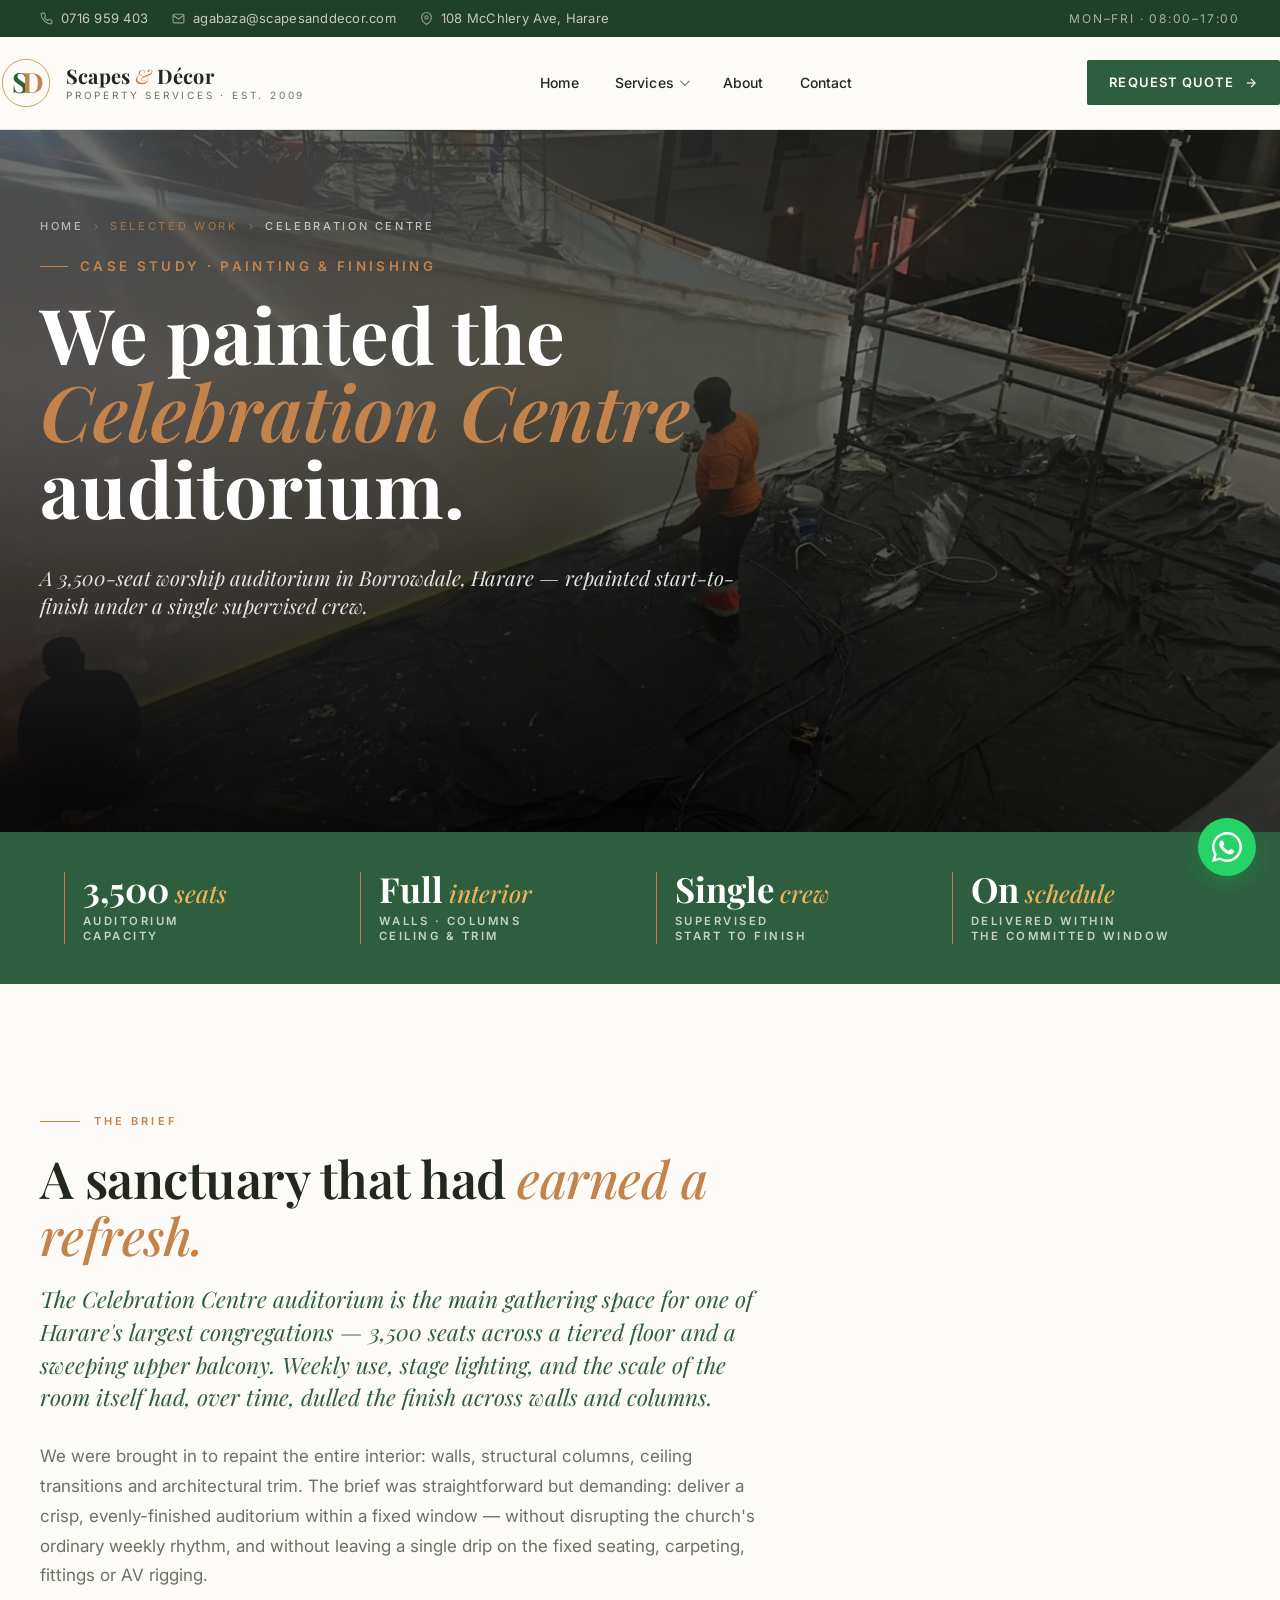
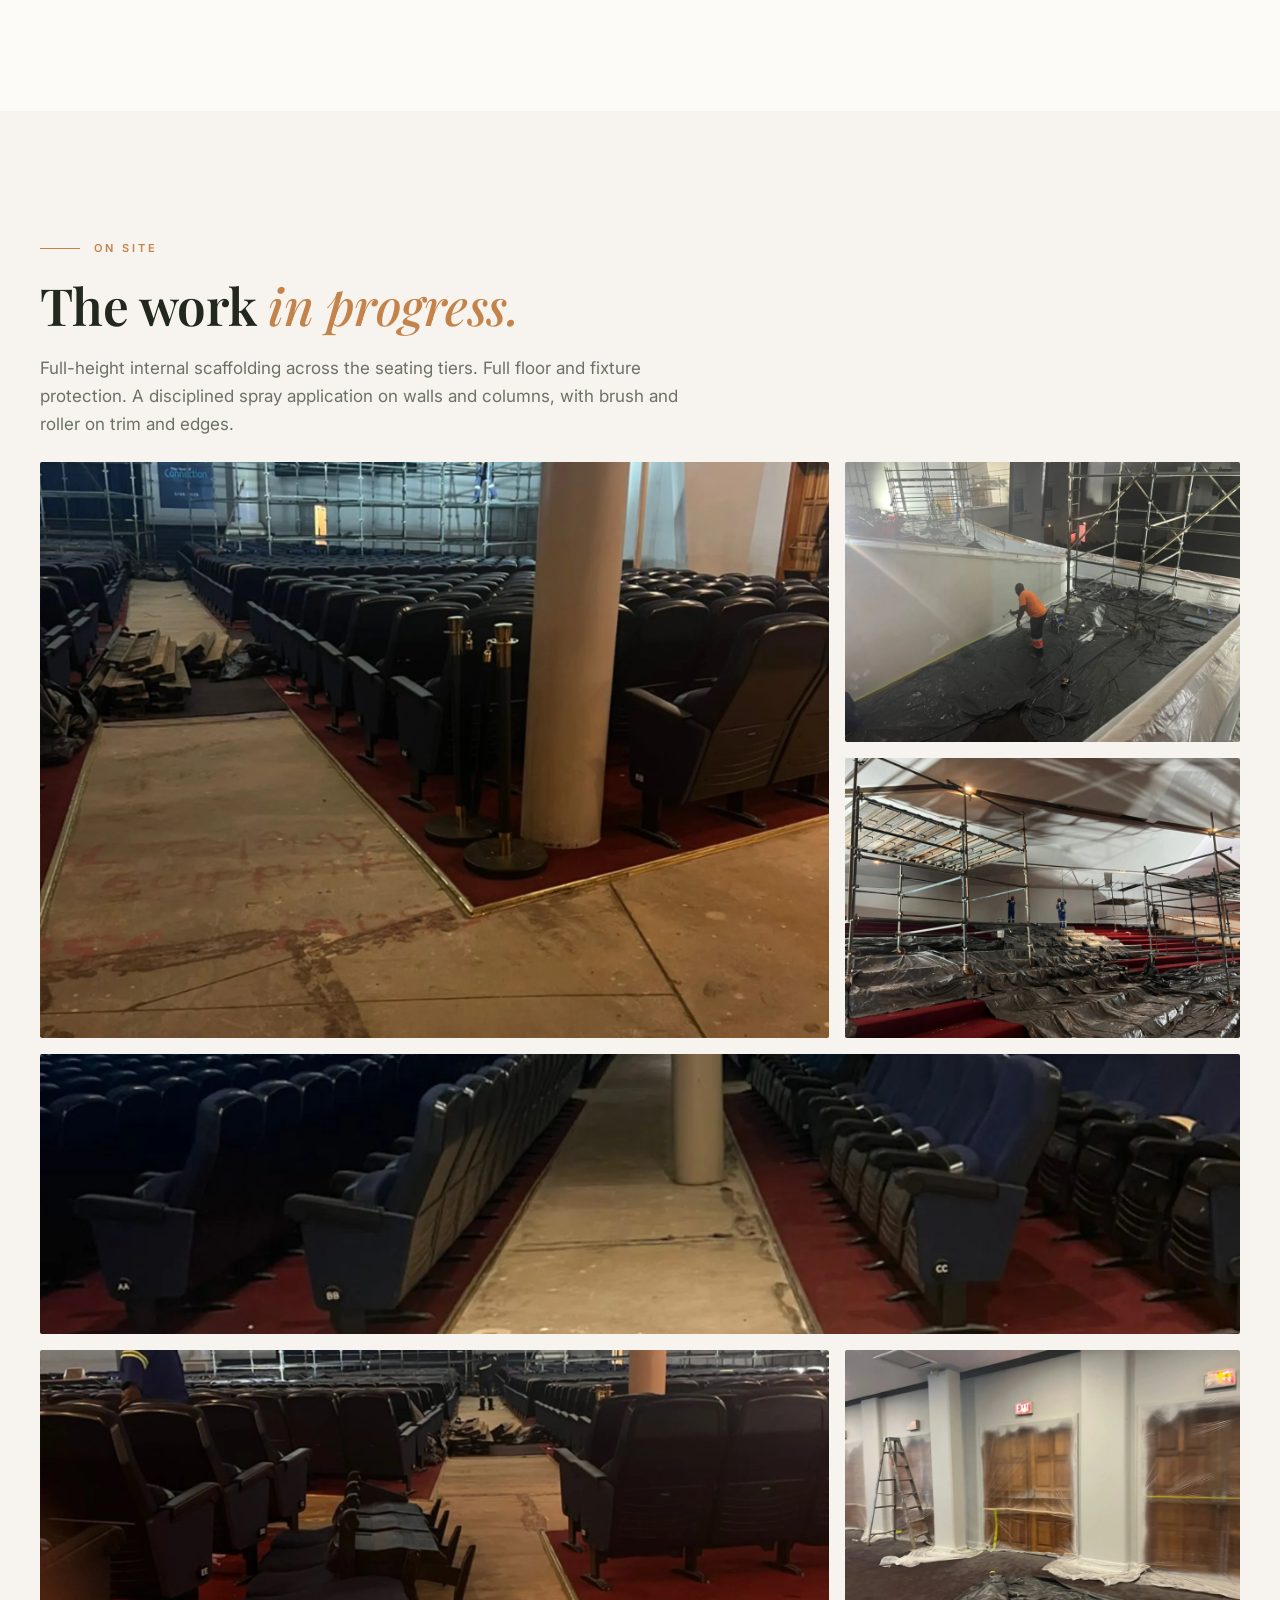
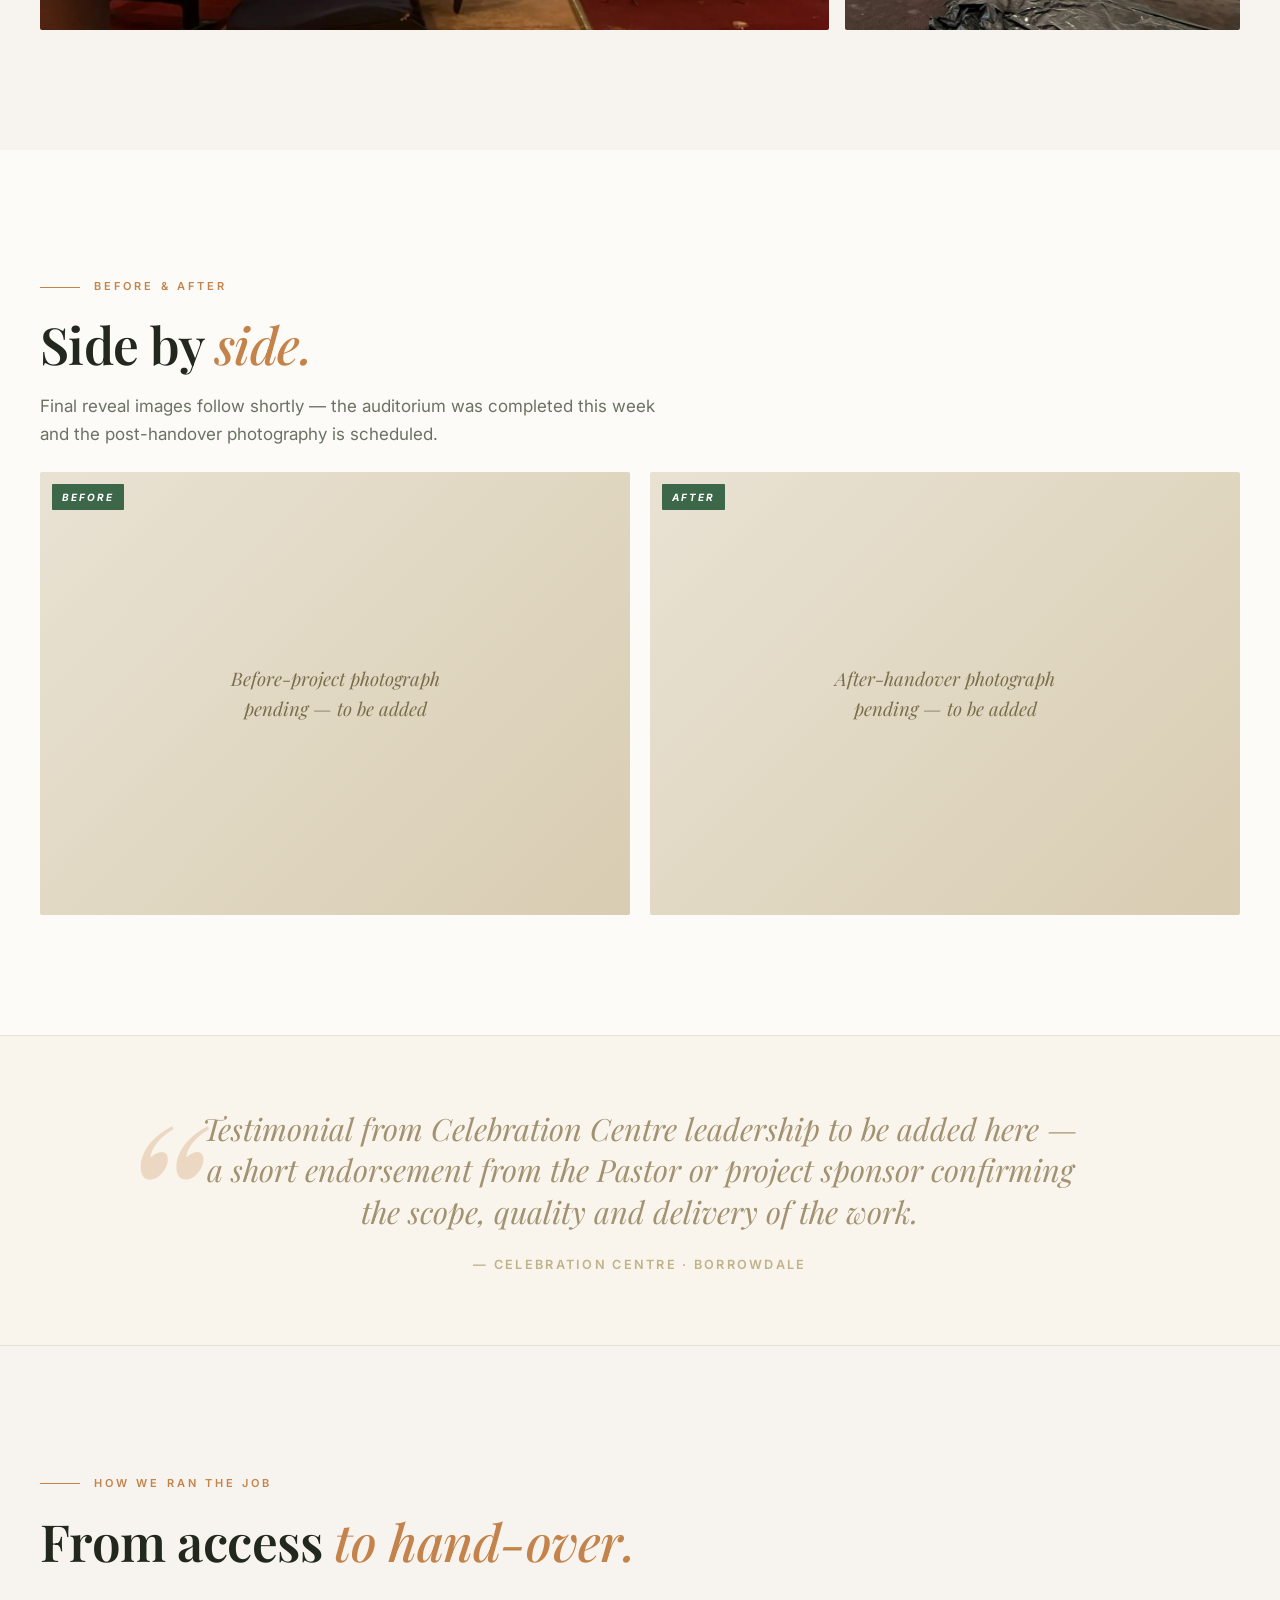
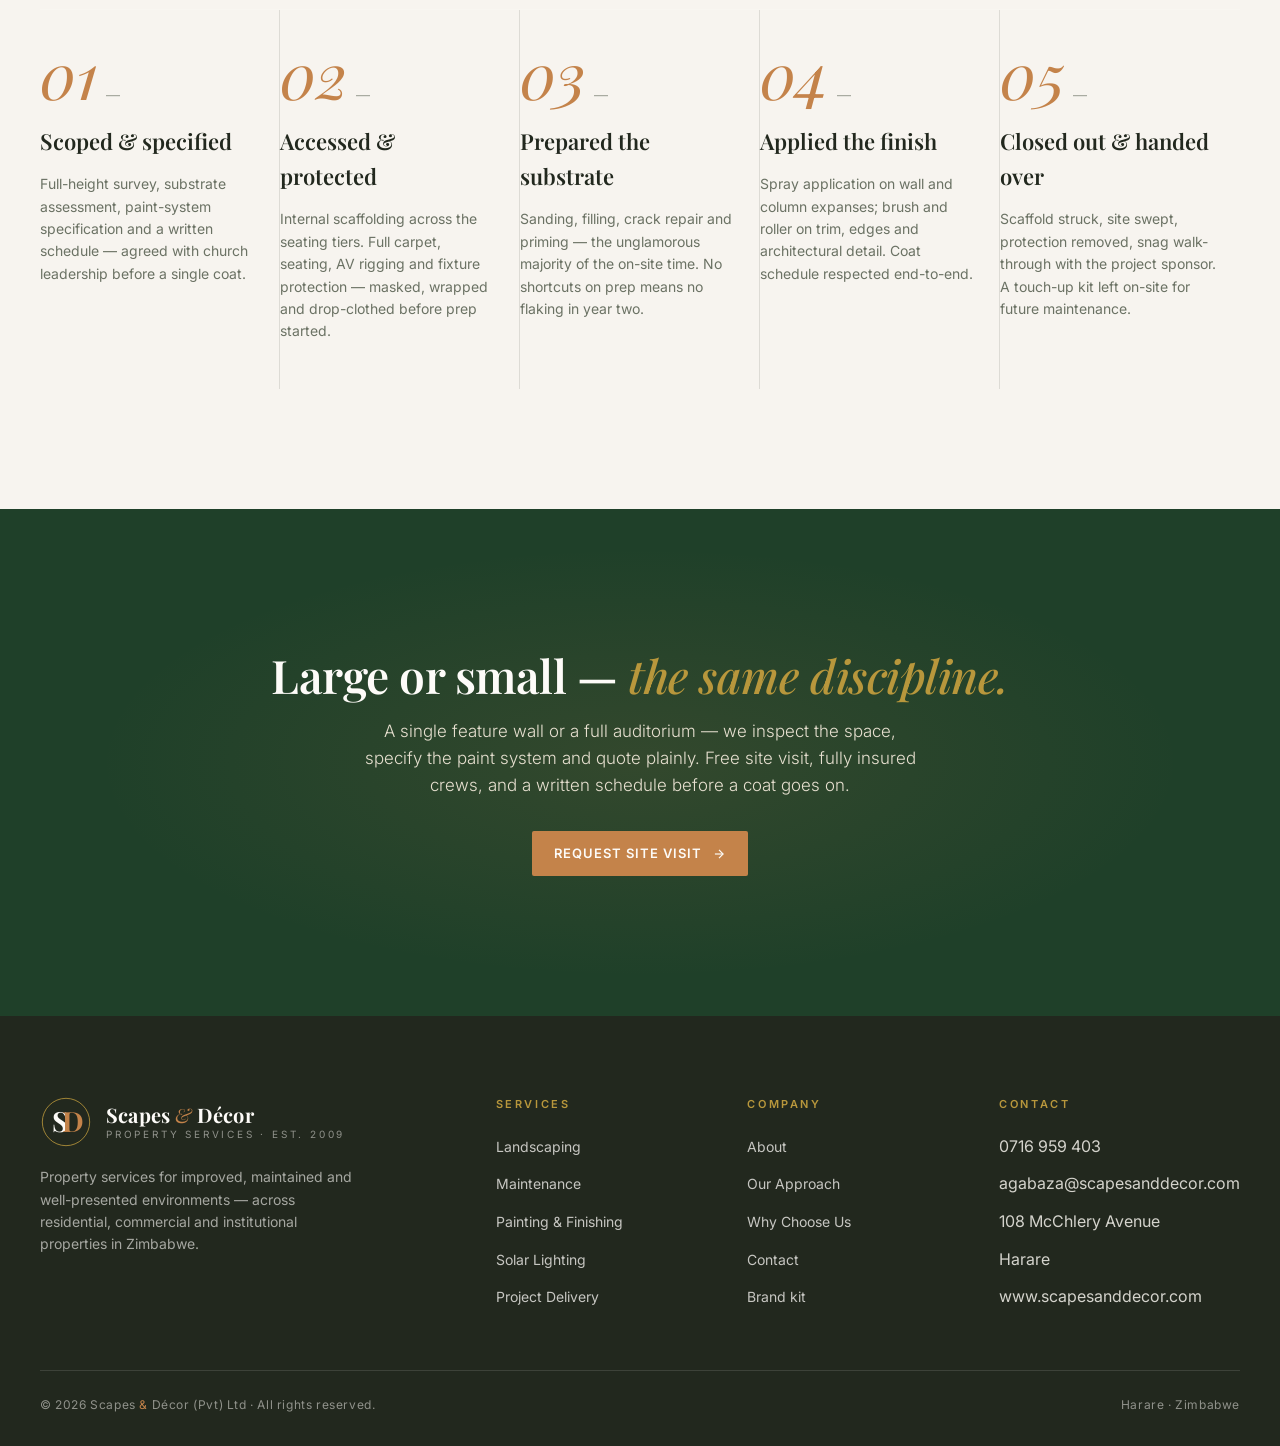
<file: work/celebration-centre.html>
<!doctype html>
<html lang="en">
<head>
<meta charset="utf-8" />
<meta name="viewport" content="width=device-width, initial-scale=1" />
<title>Celebration Centre Auditorium · Case Study — Scapes &amp; Décor</title>
<meta name="description" content="Full repaint of the Celebration Centre auditorium in Borrowdale, Harare — a 3,500-seat worship auditorium. A scheduled, supervised, fully-insured interior painting project by Scapes & Décor." />
<meta name="robots" content="index, follow" />
<meta property="og:type" content="article" />
<meta property="og:site_name" content="Scapes & Décor" />
<meta property="og:title" content="Celebration Centre Auditorium · Case Study" />
<meta property="og:description" content="Full repaint of a 3,500-seat worship auditorium — Celebration Centre Borrowdale, Harare." />
<meta property="og:locale" content="en_ZW" />
<meta name="twitter:card" content="summary_large_image" />
<meta property="og:url" content="https://scapesanddecor.com/work/celebration-centre.html" />
<meta property="og:image" content="https://scapesanddecor.com/assets/img/celebration-01-hero-painter-spraying-lens-flare.webp" />
<meta property="og:image:alt" content="Scapes & Décor crew painting the Celebration Centre auditorium" />
<link rel="canonical" href="https://scapesanddecor.com/work/celebration-centre.html" />
<link rel="preload" as="image" href="../assets/img/celebration-01-hero-painter-spraying-lens-flare.webp" fetchpriority="high" />
<link rel="icon" type="image/svg+xml" href="../favicon.svg">
<link rel="apple-touch-icon" href="../brand/favicon/apple-touch-icon.svg">
<meta name="theme-color" content="#2E5E3E">
<link rel="preconnect" href="https://fonts.googleapis.com">
<link rel="preconnect" href="https://fonts.gstatic.com" crossorigin>
<link href="https://fonts.googleapis.com/css2?family=Inter:wght@300;400;500;600;700&family=Playfair+Display:ital,wght@0,400;0,600;0,700;0,800;1,400;1,600;1,700&display=swap" rel="stylesheet">
<link rel="stylesheet" href="../assets/styles.css">
<style>
  /* ======================================================
     Case-study specific styles — scoped to .case-study only
     so they don't affect the rest of the site.
     ====================================================== */
  .case-hero {
    position: relative;
    height: 78vh;
    min-height: 560px;
    overflow: hidden;
    background: #1a1a1a;
  }
  .case-hero .case-hero-img {
    position: absolute; inset: 0;
    background-size: cover;
    background-position: center;
    filter: brightness(0.55);
    transform: scale(1.02);
  }
  .case-hero::after {
    content: "";
    position: absolute; inset: 0;
    background: linear-gradient(180deg,
      rgba(0,0,0,0.25) 0%,
      rgba(0,0,0,0.1) 35%,
      rgba(0,0,0,0.55) 100%);
  }
  .case-hero-inner {
    position: relative; z-index: 2;
    height: 100%;
    display: flex; flex-direction: column; justify-content: flex-end;
    padding-bottom: 8vh;
    color: #fff;
  }
  .case-hero-eyebrow {
    font-family: 'Inter', sans-serif;
    font-size: 10pt;
    font-weight: 600;
    letter-spacing: 0.25em;
    text-transform: uppercase;
    color: #C4834A;
    display: flex; align-items: center; gap: 12px;
    margin-bottom: 18px;
  }
  .case-hero-eyebrow .bar {
    width: 28px; height: 1px; background: #C4834A;
  }
  .case-hero h1 {
    font-family: 'Playfair Display', serif;
    font-weight: 700;
    font-size: clamp(36pt, 6vw, 64pt);
    line-height: 1;
    margin: 0 0 18px 0;
    max-width: 900px;
  }
  .case-hero h1 em {
    font-style: italic;
    color: #C4834A;
    font-weight: 600;
  }
  .case-hero .case-hero-sub {
    font-family: 'Playfair Display', serif;
    font-style: italic;
    font-size: clamp(13pt, 1.6vw, 17pt);
    max-width: 700px;
    line-height: 1.35;
    color: rgba(255,255,255,0.88);
  }

  /* Project facts strip */
  .case-facts {
    background: #2E5E3E;
    color: #fff;
    padding: 40px 0;
  }
  .case-facts-grid {
    display: grid;
    grid-template-columns: repeat(4, 1fr);
    gap: 32px;
    max-width: 1200px;
    margin: 0 auto;
    padding: 0 24px;
  }
  .case-fact {
    border-left: 1.5px solid #C4834A;
    padding-left: 18px;
  }
  .case-fact .val {
    font-family: 'Playfair Display', serif;
    font-size: 26pt;
    font-weight: 700;
    line-height: 1;
    color: #fff;
    margin-bottom: 8px;
  }
  .case-fact .val em {
    font-style: italic;
    color: #E8B45A;
    font-weight: 500;
    font-size: 0.7em;
  }
  .case-fact .lbl {
    font-family: 'Inter', sans-serif;
    font-size: 8.5pt;
    font-weight: 600;
    letter-spacing: 0.22em;
    text-transform: uppercase;
    color: rgba(255,255,255,0.72);
    line-height: 1.3;
  }

  /* Case narrative */
  .case-narrative .prose p {
    max-width: 720px;
  }
  .case-narrative .prose p.lede {
    font-family: 'Playfair Display', serif;
    font-style: italic;
    font-size: 17pt;
    line-height: 1.45;
    color: #2E5E3E;
    margin-bottom: 28px;
  }

  /* Gallery — 2x3 asymmetric */
  .case-gallery {
    display: grid;
    grid-template-columns: 2fr 1fr;
    grid-auto-rows: 280px;
    gap: 16px;
    margin-top: 24px;
  }
  .case-gallery .cg {
    background-size: cover;
    background-position: center;
    border-radius: 2px;
    overflow: hidden;
  }
  .case-gallery .cg-tall { grid-row: span 2; }
  .case-gallery .cg-wide { grid-column: span 2; }

  /* Two-column comparison placeholder (ready for Before/After swap) */
  .case-ba {
    display: grid;
    grid-template-columns: 1fr 1fr;
    gap: 20px;
    margin-top: 24px;
  }
  .case-ba .ba-panel {
    position: relative;
    aspect-ratio: 4/3;
    background-size: cover;
    background-position: center;
    border-radius: 2px;
    overflow: hidden;
  }
  .case-ba .ba-panel.ba-placeholder {
    background: linear-gradient(135deg, #E9E2D3 0%, #D8CDB2 100%);
    display: flex; align-items: center; justify-content: center;
    color: #7a6d4c;
    font-family: 'Playfair Display', serif;
    font-style: italic;
    font-size: 14pt;
    text-align: center;
    padding: 20px;
  }
  .case-ba .ba-label {
    position: absolute;
    top: 12px; left: 12px;
    background: rgba(46,94,62,0.92);
    color: #fff;
    padding: 5px 10px;
    font-family: 'Inter', sans-serif;
    font-size: 7.5pt;
    font-weight: 700;
    letter-spacing: 0.2em;
    text-transform: uppercase;
    border-radius: 1px;
  }

  /* Testimonial pending block */
  .case-testimonial {
    background: #FAF5EC;
    padding: 72px 0;
    border-top: 1px solid #E9E2D3;
    border-bottom: 1px solid #E9E2D3;
  }
  .case-testimonial blockquote {
    font-family: 'Playfair Display', serif;
    font-style: italic;
    font-size: clamp(18pt, 2.4vw, 26pt);
    line-height: 1.35;
    max-width: 880px;
    margin: 0 auto;
    color: #2E5E3E;
    text-align: center;
    position: relative;
  }
  .case-testimonial blockquote::before {
    content: "\201C";
    font-size: 7em;
    line-height: 0;
    position: absolute;
    top: 0.4em; left: -0.4em;
    color: #C4834A;
    opacity: 0.25;
    font-family: 'Playfair Display', serif;
  }
  .case-testimonial cite {
    display: block;
    margin-top: 24px;
    font-family: 'Inter', sans-serif;
    font-style: normal;
    font-size: 9.5pt;
    font-weight: 600;
    letter-spacing: 0.18em;
    text-transform: uppercase;
    color: #7a6d4c;
    text-align: center;
  }
  .case-testimonial.pending blockquote {
    color: #a39271;
  }
  .case-testimonial.pending cite {
    color: #c0b28b;
  }

  /* Responsive */
  @media (max-width: 900px) {
    .case-facts-grid { grid-template-columns: repeat(2, 1fr); gap: 24px; }
    .case-gallery { grid-template-columns: 1fr; grid-auto-rows: 220px; }
    .case-gallery .cg-tall, .case-gallery .cg-wide { grid-row: auto; grid-column: auto; }
    .case-ba { grid-template-columns: 1fr; }
  }
</style>
</head>
<body>

<!-- Topbar -->
<div class="topbar">
  <div class="container topbar-inner">
    <div class="topbar-left">
      <a href="tel:+263716959403">
        <svg width="13" height="13" viewBox="0 0 24 24" fill="none" stroke="currentColor" stroke-width="2"><path d="M22 16.92v3a2 2 0 0 1-2.18 2 19.86 19.86 0 0 1-8.63-3.07 19.5 19.5 0 0 1-6-6 19.86 19.86 0 0 1-3.07-8.67A2 2 0 0 1 4.11 2h3a2 2 0 0 1 2 1.72 12.84 12.84 0 0 0 .7 2.81 2 2 0 0 1-.45 2.11L8.09 9.91a16 16 0 0 0 6 6l1.27-1.27a2 2 0 0 1 2.11-.45 12.84 12.84 0 0 0 2.81.7A2 2 0 0 1 22 16.92z"/></svg>
        0716 959 403
      </a>
      <a href="mailto:agabaza@scapesanddecor.com">
        <svg width="13" height="13" viewBox="0 0 24 24" fill="none" stroke="currentColor" stroke-width="2"><path d="M4 4h16c1.1 0 2 .9 2 2v12c0 1.1-.9 2-2 2H4c-1.1 0-2-.9-2-2V6c0-1.1.9-2 2-2z"/><polyline points="22,6 12,13 2,6"/></svg>
        agabaza@scapesanddecor.com
      </a>
      <span>
        <svg width="13" height="13" viewBox="0 0 24 24" fill="none" stroke="currentColor" stroke-width="2"><path d="M21 10c0 7-9 13-9 13s-9-6-9-13a9 9 0 0 1 18 0z"/><circle cx="12" cy="10" r="3"/></svg>
        108 McChlery Ave, Harare
      </span>
    </div>
    <div class="topbar-right">
      <span>Mon–Fri · 08:00–17:00</span>
    </div>
  </div>
</div>

<!-- Nav -->
<nav class="main">
  <div class="container nav-inner">
    <a class="logo" href="../index.html">
      <div class="logo-mark">
        <svg viewBox="0 0 56 56" fill="none" xmlns="http://www.w3.org/2000/svg" aria-label="Scapes & Décor mark">
          <circle cx="28" cy="28" r="25.5" stroke="#B8973C" stroke-width="0.9"/>
          <text x="22" y="39" font-family="'Playfair Display', 'Didot', Georgia, serif" font-size="30" font-weight="700" fill="#2E5E3E" text-anchor="middle" aria-hidden="true">S</text>
          <text x="35" y="39" font-family="'Playfair Display', 'Didot', Georgia, serif" font-size="30" font-weight="700" fill="#C4834A" text-anchor="middle" aria-hidden="true">D</text>
        </svg>
      </div>
      <div class="logo-text">
        <div class="logo-name">Scapes <em>&</em> Décor</div>
        <div class="logo-sub">Property Services · Est. 2009</div>
      </div>
    </a>
    <input type="checkbox" id="nav-toggle" class="nav-checkbox" />
    <label for="nav-toggle" class="nav-toggle" aria-label="Toggle menu">
      <svg viewBox="0 0 24 24" fill="none" stroke="currentColor" stroke-width="2" stroke-linecap="round">
        <line class="ham-top" x1="4" y1="7" x2="20" y2="7"/>
        <line class="ham-mid" x1="4" y1="12" x2="20" y2="12"/>
        <line class="ham-bot" x1="4" y1="17" x2="20" y2="17"/>
      </svg>
    </label>
    <ul class="nav-links">
      <li><a href="../index.html">Home</a></li>
      <li class="has-dropdown">
        <a href="../index.html#services">Services</a>
        <ul class="dropdown">
          <li><a href="../services/landscaping.html"><span class="dd-num">01</span>Landscaping</a></li>
          <li><a href="../services/maintenance.html"><span class="dd-num">02</span>Property Maintenance</a></li>
          <li><a href="../services/painting.html"><span class="dd-num">03</span>Painting &amp; Finishing</a></li>
          <li><a href="../services/solar-lighting.html"><span class="dd-num">04</span>Solar Lighting</a></li>
          <li><a href="../services/project-delivery.html"><span class="dd-num">05</span>Project Delivery</a></li>
        </ul>
      </li>
      <li><a href="../about.html">About</a></li>
      <li><a href="../contact.html">Contact</a></li>
    </ul>
    <a class="btn btn-primary" href="../contact.html">Request Quote
      <svg viewBox="0 0 24 24" fill="none" stroke="currentColor" stroke-width="2"><line x1="5" y1="12" x2="19" y2="12"/><polyline points="12 5 19 12 12 19"/></svg>
    </a>
  </div>
</nav>

<!-- HERO -->
<section class="case-hero case-study">
  <div class="case-hero-img" style="background-image:url('../assets/img/celebration-01-hero-painter-spraying-lens-flare.webp');"></div>
  <div class="container case-hero-inner">
    <div class="page-breadcrumb" style="color:rgba(255,255,255,0.8);">
      <a href="../index.html" style="color:inherit;">Home</a><span class="sep">›</span><span class="cur" style="color:#C4834A;">Selected Work</span><span class="sep">›</span><span class="cur">Celebration Centre</span>
    </div>
    <div class="case-hero-eyebrow"><span class="bar"></span>Case Study · Painting &amp; Finishing</div>
    <h1>We painted the <em>Celebration Centre</em> auditorium.</h1>
    <p class="case-hero-sub">A 3,500-seat worship auditorium in Borrowdale, Harare — repainted start-to-finish under a single supervised crew.</p>
  </div>
</section>

<!-- PROJECT FACTS STRIP -->
<section class="case-facts">
  <div class="case-facts-grid">
    <div class="case-fact">
      <div class="val">3,500<em> seats</em></div>
      <div class="lbl">Auditorium<br/>capacity</div>
    </div>
    <div class="case-fact">
      <div class="val">Full<em> interior</em></div>
      <div class="lbl">Walls · columns<br/>ceiling &amp; trim</div>
    </div>
    <div class="case-fact">
      <div class="val">Single<em> crew</em></div>
      <div class="lbl">Supervised<br/>start to finish</div>
    </div>
    <div class="case-fact">
      <div class="val">On<em> schedule</em></div>
      <div class="lbl">Delivered within<br/>the committed window</div>
    </div>
  </div>
</section>

<!-- NARRATIVE -->
<section class="content-section case-narrative">
  <div class="container">
    <div class="section-label"><span class="bar"></span>The brief</div>
    <h2 class="section-title">A sanctuary that had <em>earned a refresh.</em></h2>
    <div class="prose">
      <p class="lede">The Celebration Centre auditorium is the main gathering space for one of Harare's largest congregations — 3,500 seats across a tiered floor and a sweeping upper balcony. Weekly use, stage lighting, and the scale of the room itself had, over time, dulled the finish across walls and columns.</p>
      <p>We were brought in to repaint the entire interior: walls, structural columns, ceiling transitions and architectural trim. The brief was straightforward but demanding: deliver a crisp, evenly-finished auditorium within a fixed window — without disrupting the church's ordinary weekly rhythm, and without leaving a single drip on the fixed seating, carpeting, fittings or AV rigging.</p>
    </div>
  </div>
</section>

<!-- GALLERY -->
<section class="content-section alt">
  <div class="container">
    <div class="section-label"><span class="bar"></span>On site</div>
    <h2 class="section-title">The work <em>in progress.</em></h2>
    <p class="section-intro">Full-height internal scaffolding across the seating tiers. Full floor and fixture protection. A disciplined spray application on walls and columns, with brush and roller on trim and edges.</p>

    <div class="case-gallery">
      <div class="cg cg-tall" style="background-image:url('../assets/img/celebration-02-hero-painter-scale-scaffold.webp');" aria-label="Wide view of auditorium scaffolding with painter at work"></div>
      <div class="cg" style="background-image:url('../assets/img/celebration-04-action-painter-upper-wall.webp');" aria-label="Crew spraying upper wall"></div>
      <div class="cg" style="background-image:url('../assets/img/celebration-05-action-two-painters-scaffold.webp');" aria-label="Two crew members on upper scaffolding"></div>
      <div class="cg cg-wide" style="background-image:url('../assets/img/celebration-03-hero-auditorium-wide-empty.webp');" aria-label="Wide view of the painted auditorium — full scale"></div>
      <div class="cg" style="background-image:url('../assets/img/celebration-07-scale-mid-job-disassembly.webp');" aria-label="Mid-job view across auditorium"></div>
      <div class="cg" style="background-image:url('../assets/img/celebration-08-prep-masking-drop-cloths.webp');" aria-label="Meticulous masking and floor protection"></div>
    </div>
  </div>
</section>

<!-- BEFORE / AFTER — placeholder ready for swap when Gus has the shots -->
<section class="content-section">
  <div class="container">
    <div class="section-label"><span class="bar"></span>Before &amp; after</div>
    <h2 class="section-title">Side by <em>side.</em></h2>
    <p class="section-intro">Final reveal images follow shortly — the auditorium was completed this week and the post-handover photography is scheduled.</p>
    <div class="case-ba">
      <div class="ba-panel ba-placeholder">
        <span class="ba-label">Before</span>
        <span>Before-project photograph <br/>pending — to be added</span>
      </div>
      <div class="ba-panel ba-placeholder">
        <span class="ba-label">After</span>
        <span>After-handover photograph <br/>pending — to be added</span>
      </div>
    </div>
  </div>
</section>

<!-- TESTIMONIAL -->
<section class="case-testimonial pending">
  <div class="container">
    <blockquote>
      Testimonial from Celebration Centre leadership to be added here — a short endorsement from the Pastor or project sponsor confirming the scope, quality and delivery of the work.
      <cite>— Celebration Centre · Borrowdale</cite>
    </blockquote>
  </div>
</section>

<!-- APPROACH -->
<section class="content-section alt">
  <div class="container">
    <div class="section-label"><span class="bar"></span>How we ran the job</div>
    <h2 class="section-title">From access <em>to hand-over.</em></h2>
    <div class="steps" style="--forest-deep:transparent;">
      <div class="step" style="border-right-color:var(--line)">
        <div class="step-num" style="color:var(--clay)">01<sup style="color:var(--slate)">—</sup></div>
        <h3 class="step-title" style="color:var(--charcoal)">Scoped &amp; specified</h3>
        <p class="step-desc" style="color:var(--slate);opacity:1">Full-height survey, substrate assessment, paint-system specification and a written schedule — agreed with church leadership before a single coat.</p>
      </div>
      <div class="step" style="border-right-color:var(--line)">
        <div class="step-num" style="color:var(--clay)">02<sup style="color:var(--slate)">—</sup></div>
        <h3 class="step-title" style="color:var(--charcoal)">Accessed &amp; protected</h3>
        <p class="step-desc" style="color:var(--slate);opacity:1">Internal scaffolding across the seating tiers. Full carpet, seating, AV rigging and fixture protection — masked, wrapped and drop-clothed before prep started.</p>
      </div>
      <div class="step" style="border-right-color:var(--line)">
        <div class="step-num" style="color:var(--clay)">03<sup style="color:var(--slate)">—</sup></div>
        <h3 class="step-title" style="color:var(--charcoal)">Prepared the substrate</h3>
        <p class="step-desc" style="color:var(--slate);opacity:1">Sanding, filling, crack repair and priming — the unglamorous majority of the on-site time. No shortcuts on prep means no flaking in year two.</p>
      </div>
      <div class="step" style="border-right-color:var(--line)">
        <div class="step-num" style="color:var(--clay)">04<sup style="color:var(--slate)">—</sup></div>
        <h3 class="step-title" style="color:var(--charcoal)">Applied the finish</h3>
        <p class="step-desc" style="color:var(--slate);opacity:1">Spray application on wall and column expanses; brush and roller on trim, edges and architectural detail. Coat schedule respected end-to-end.</p>
      </div>
      <div class="step">
        <div class="step-num" style="color:var(--clay)">05<sup style="color:var(--slate)">—</sup></div>
        <h3 class="step-title" style="color:var(--charcoal)">Closed out &amp; handed over</h3>
        <p class="step-desc" style="color:var(--slate);opacity:1">Scaffold struck, site swept, protection removed, snag walk-through with the project sponsor. A touch-up kit left on-site for future maintenance.</p>
      </div>
    </div>
  </div>
</section>

<!-- CTA -->
<section class="cta-strip">
  <div class="container">
    <h2>Large or small — <em>the same discipline.</em></h2>
    <p>A single feature wall or a full auditorium — we inspect the space, specify the paint system and quote plainly. Free site visit, fully insured crews, and a written schedule before a coat goes on.</p>
    <a class="btn btn-clay" href="../contact.html">Request Site Visit
      <svg viewBox="0 0 24 24" fill="none" stroke="currentColor" stroke-width="2"><line x1="5" y1="12" x2="19" y2="12"/><polyline points="12 5 19 12 12 19"/></svg>
    </a>
  </div>
</section>

<!-- Footer -->
<footer>
  <div class="container">
    <div class="footer-grid">
      <div class="footer-brand">
        <div class="logo">
          <div class="logo-mark">
            <svg viewBox="0 0 56 56" fill="none" xmlns="http://www.w3.org/2000/svg" aria-label="Scapes & Décor mark">
              <circle cx="28" cy="28" r="25.5" stroke="#B8973C" stroke-width="0.9"/>
              <text x="22" y="39" font-family="'Playfair Display', 'Didot', Georgia, serif" font-size="30" font-weight="700" fill="#FDFBF8" text-anchor="middle" aria-hidden="true">S</text>
              <text x="35" y="39" font-family="'Playfair Display', 'Didot', Georgia, serif" font-size="30" font-weight="700" fill="#C4834A" text-anchor="middle" aria-hidden="true">D</text>
            </svg>
          </div>
          <div class="logo-text">
            <div class="logo-name">Scapes <em>&</em> Décor</div>
            <div class="logo-sub">Property Services · Est. 2009</div>
          </div>
        </div>
        <p>Property services for improved, maintained and well-presented environments — across residential, commercial and institutional properties in Zimbabwe.</p>
      </div>
      <div class="footer-col">
        <h5>Services</h5>
        <ul>
          <li><a href="../services/landscaping.html">Landscaping</a></li>
          <li><a href="../services/maintenance.html">Maintenance</a></li>
          <li><a href="../services/painting.html">Painting &amp; Finishing</a></li>
          <li><a href="../services/solar-lighting.html">Solar Lighting</a></li>
          <li><a href="../services/project-delivery.html">Project Delivery</a></li>
        </ul>
      </div>
      <div class="footer-col">
        <h5>Company</h5>
        <ul>
          <li><a href="../about.html">About</a></li>
          <li><a href="../index.html#approach">Our Approach</a></li>
          <li><a href="../index.html#why">Why Choose Us</a></li>
          <li><a href="../contact.html">Contact</a></li>
          <li><a href="../brand.html">Brand kit</a></li>
        </ul>
      </div>
      <div class="footer-col">
        <h5>Contact</h5>
        <ul>
          <li>0716 959 403</li>
          <li>agabaza@scapesanddecor.com</li>
          <li>108 McChlery Avenue</li>
          <li>Harare</li>
          <li>www.scapesanddecor.com</li>
        </ul>
      </div>
    </div>
    <div class="footer-bar">
      <div>© 2026 Scapes <em>&</em> Décor (Pvt) Ltd · All rights reserved.</div>
      <div>Harare · Zimbabwe</div>
    </div>
  </div>
</footer>

<!-- WhatsApp FAB -->
<a class="whatsapp-fab" href="https://wa.me/263777299904?text=Hi%20Scapes%20%26%20D%C3%A9cor%2C%20I%20saw%20your%20Celebration%20Centre%20work%20and%20would%20like%20to%20enquire%20about%20painting%20my%20property." target="_blank" rel="noopener" aria-label="Chat on WhatsApp">
  <svg viewBox="0 0 24 24" fill="currentColor" aria-hidden="true"><path d="M20.5 3.5A11.8 11.8 0 0 0 12 0C5.4 0 0 5.4 0 12c0 2.1.6 4.2 1.6 6L0 24l6.2-1.6A11.9 11.9 0 0 0 12 24c6.6 0 12-5.4 12-12 0-3.2-1.2-6.2-3.5-8.5zM12 22a10 10 0 0 1-5.1-1.4l-.4-.2-3.7 1 1-3.6-.2-.4A10 10 0 1 1 22 12c0 5.5-4.5 10-10 10zm5.5-7.5c-.3-.1-1.8-.9-2-1s-.5-.1-.7.1-.8 1-1 1.2-.4.2-.7.1c-.3-.1-1.3-.5-2.4-1.5a9 9 0 0 1-1.7-2c-.2-.3 0-.5.1-.6.1-.1.3-.3.4-.5l.3-.5c.1-.2 0-.3 0-.5l-.9-2c-.2-.5-.5-.5-.7-.5h-.6c-.2 0-.5.1-.8.4s-1 1-1 2.5 1 2.9 1.2 3.1c.1.2 2 3.1 4.9 4.3.7.3 1.2.5 1.6.6.7.2 1.3.2 1.8.1.5-.1 1.7-.7 2-1.4.3-.7.3-1.2.2-1.4-.1-.1-.3-.2-.6-.3z"/></svg>
</a>
</body>
</html>
</file>
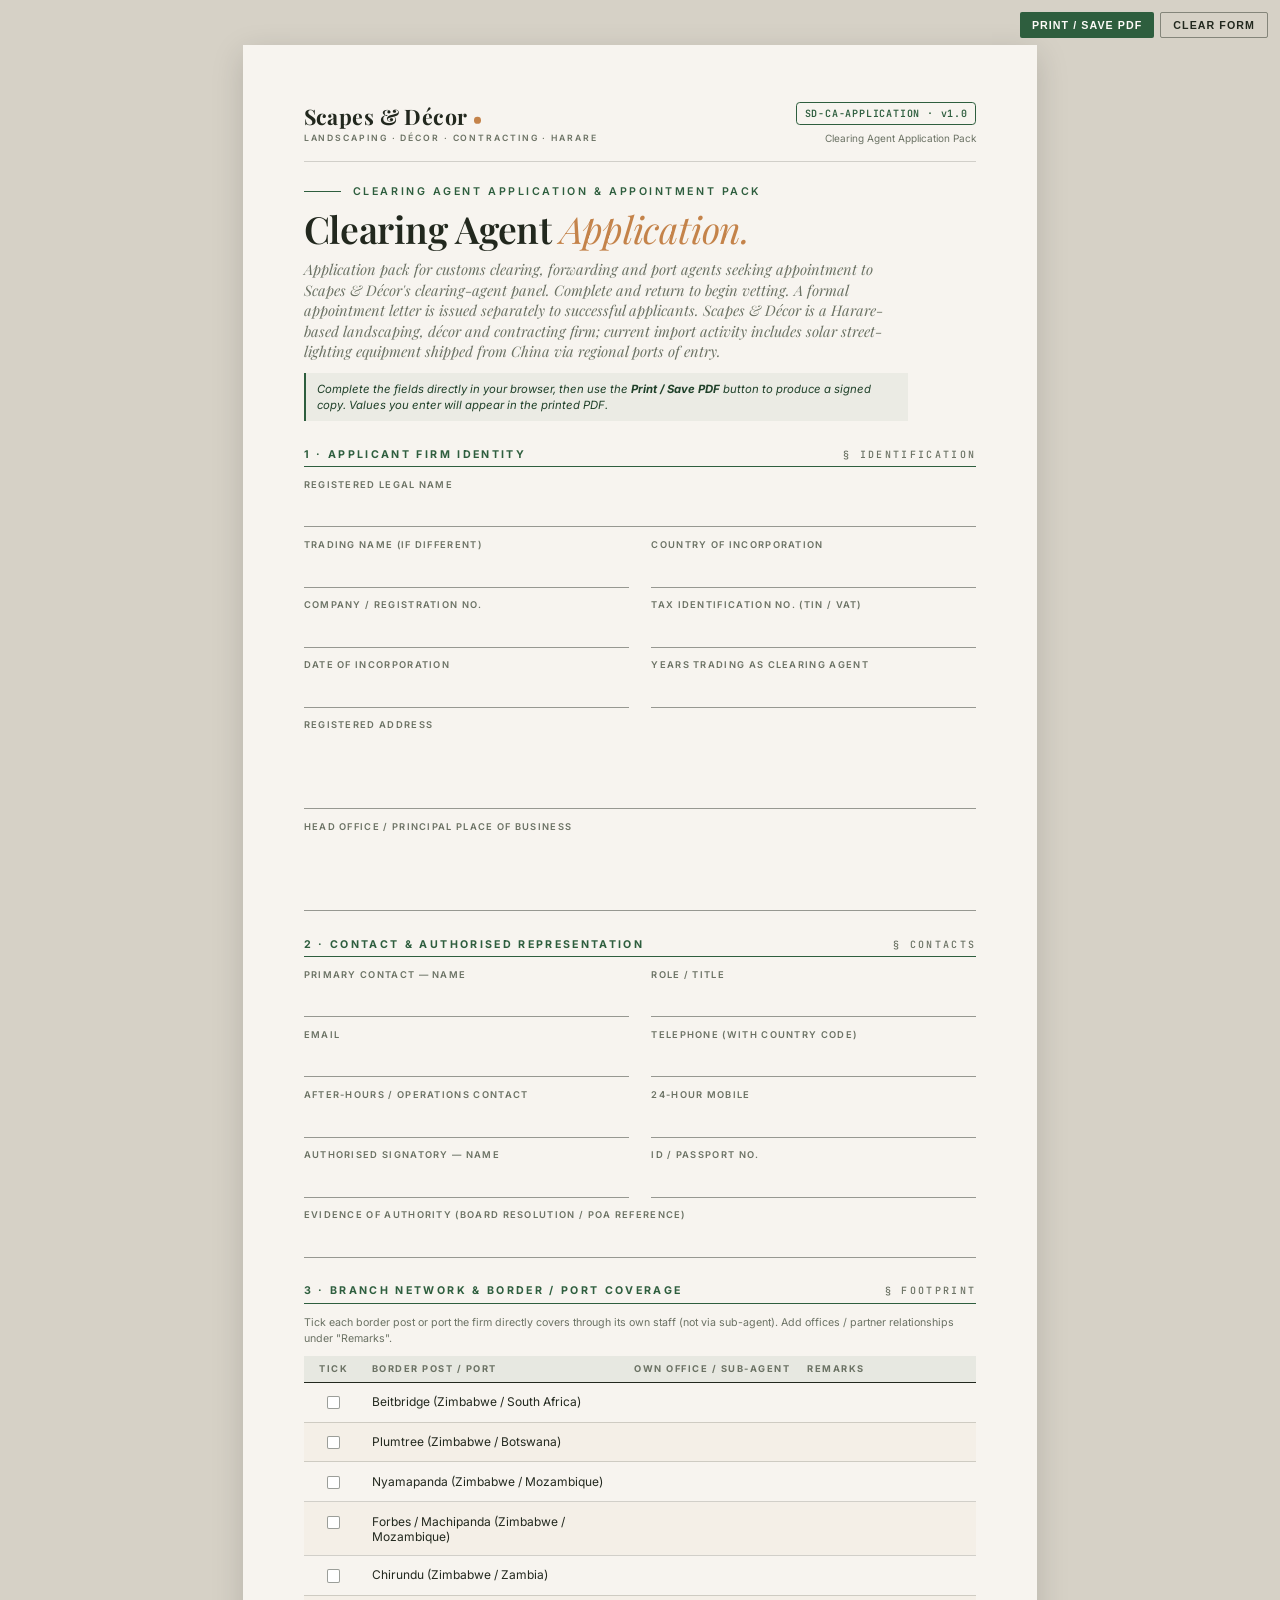
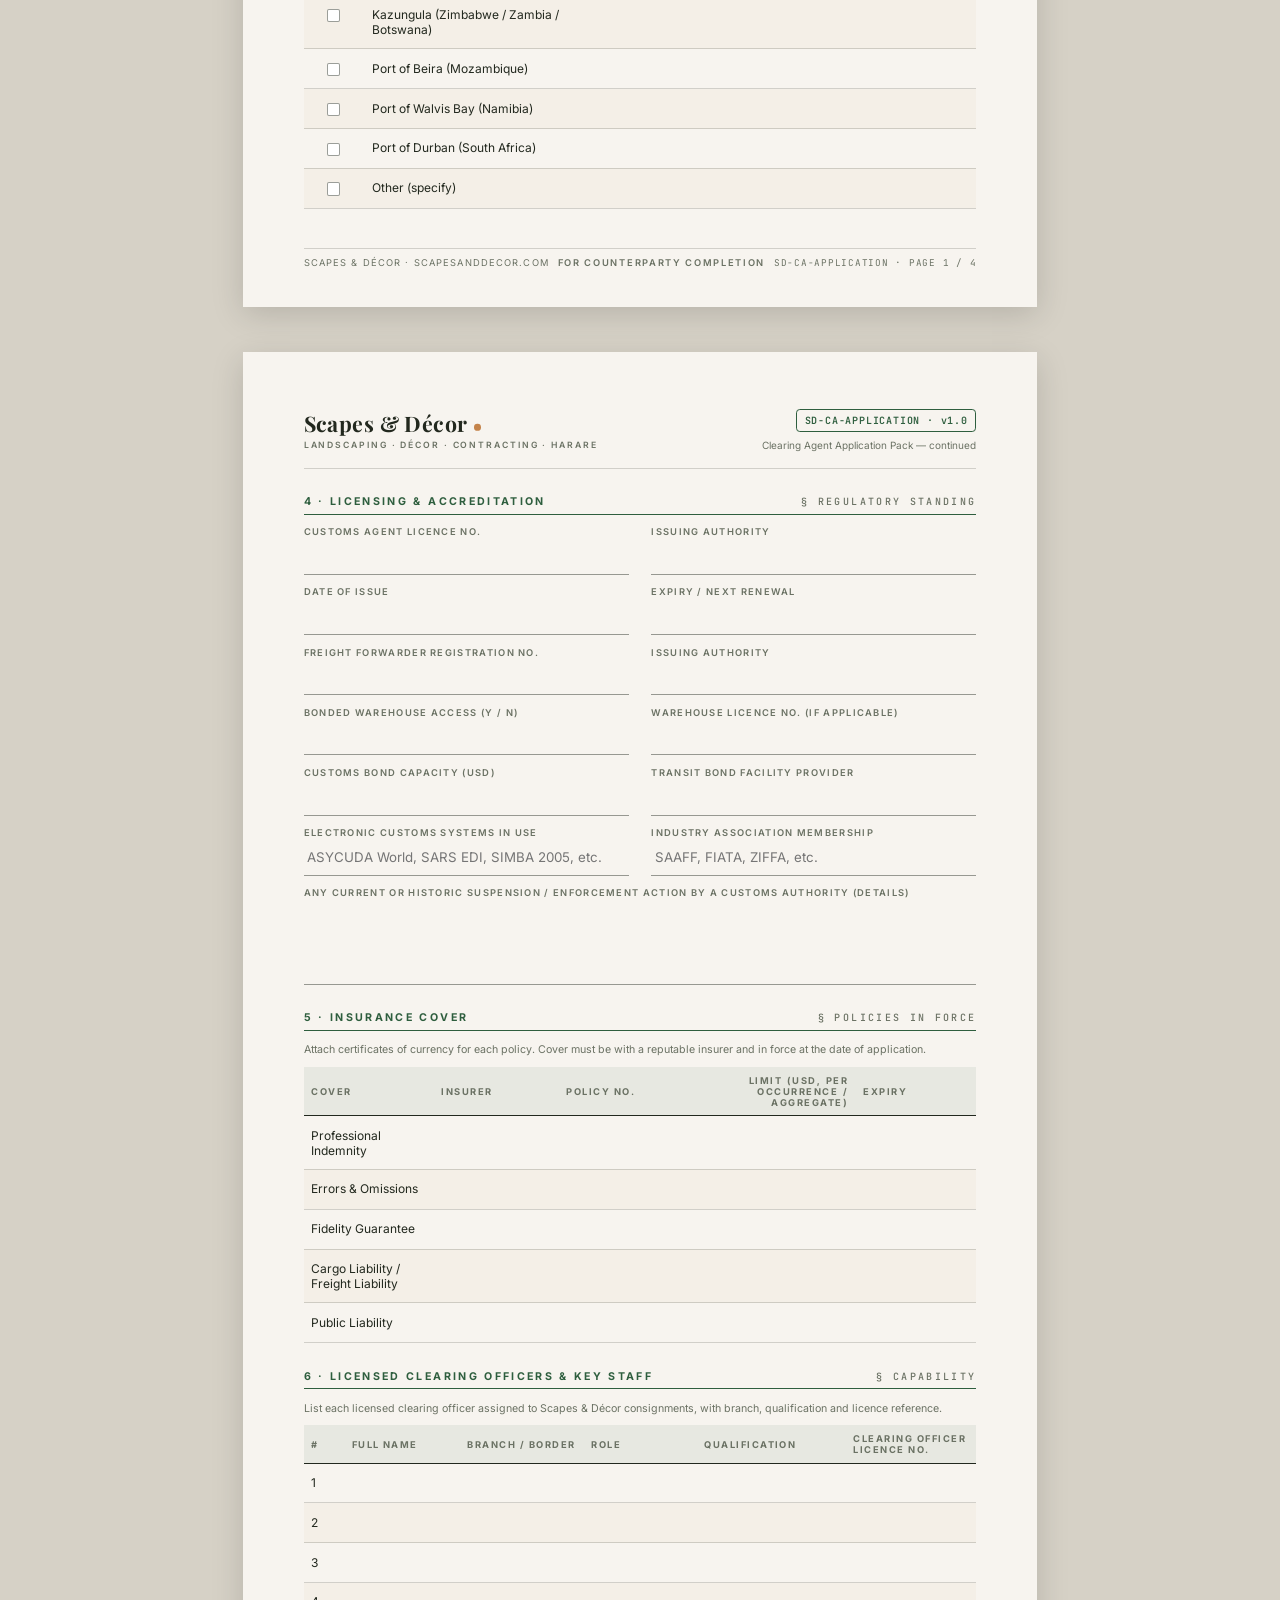
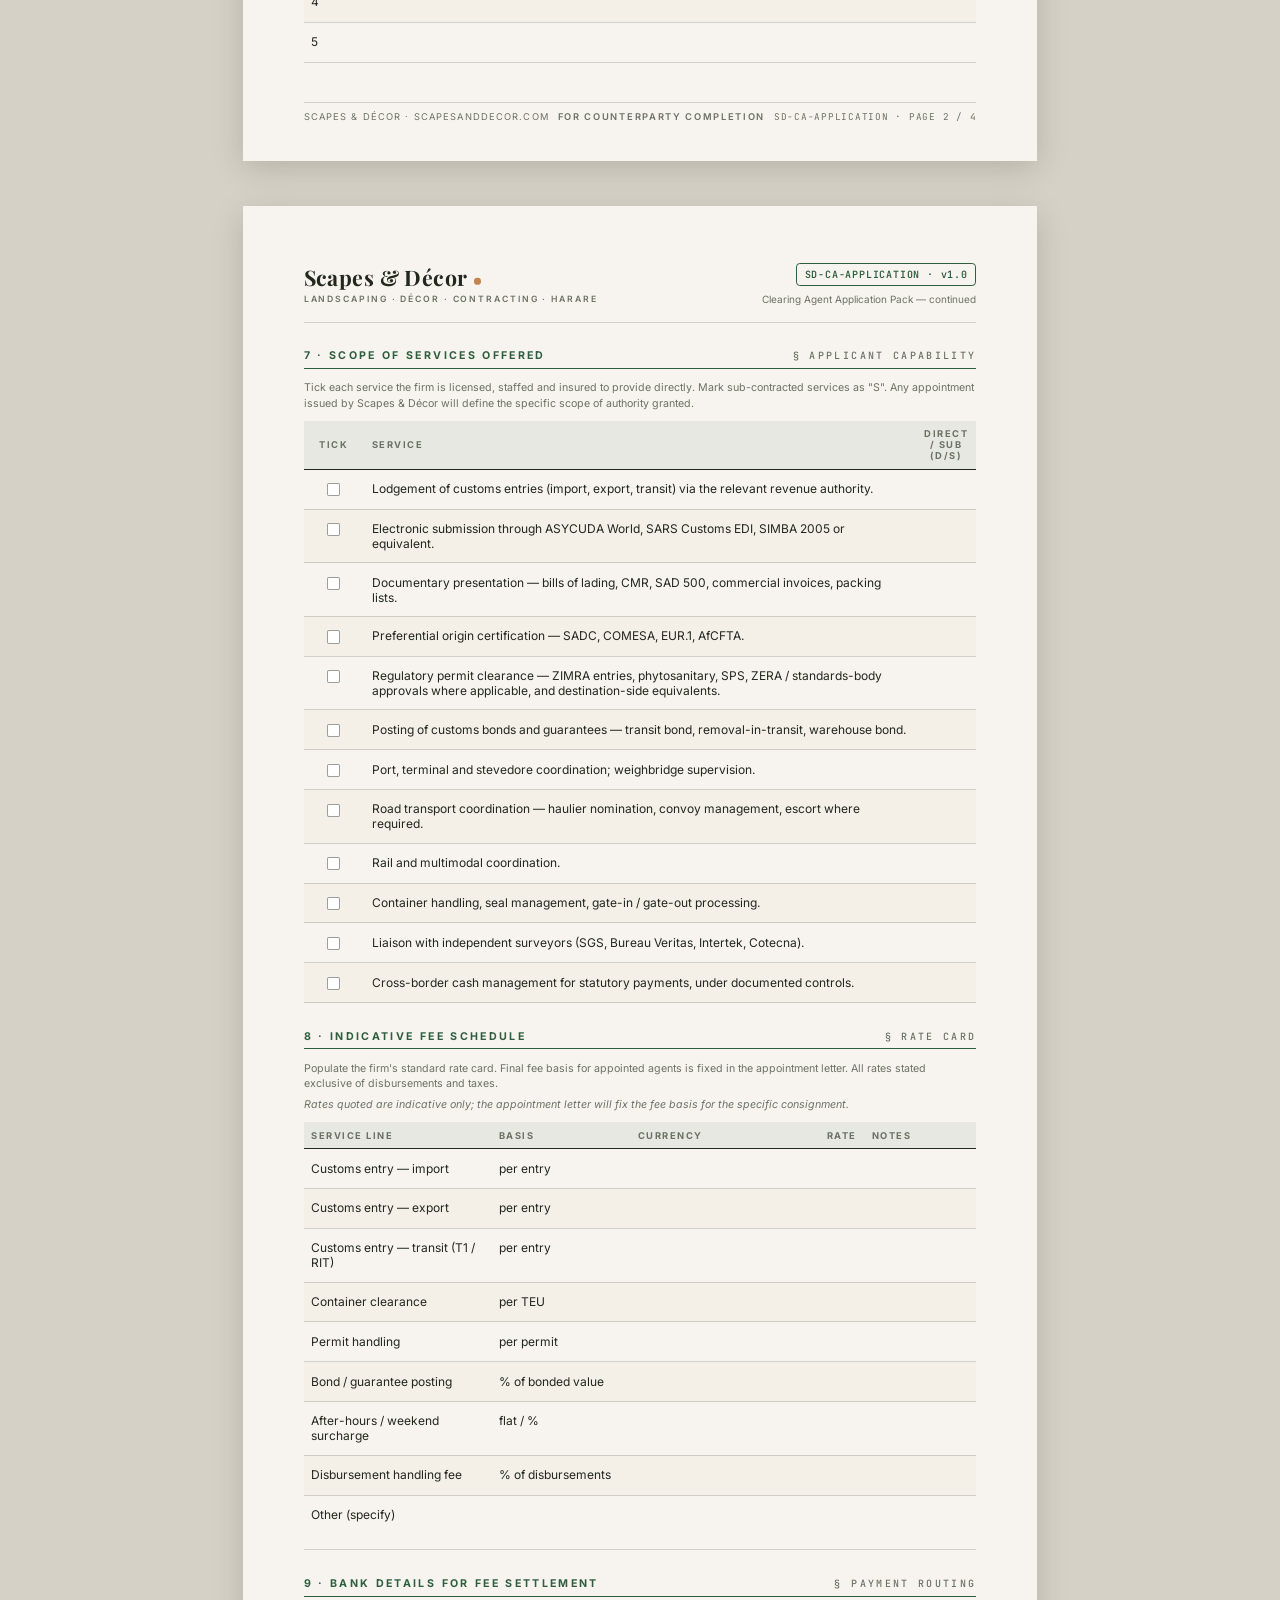
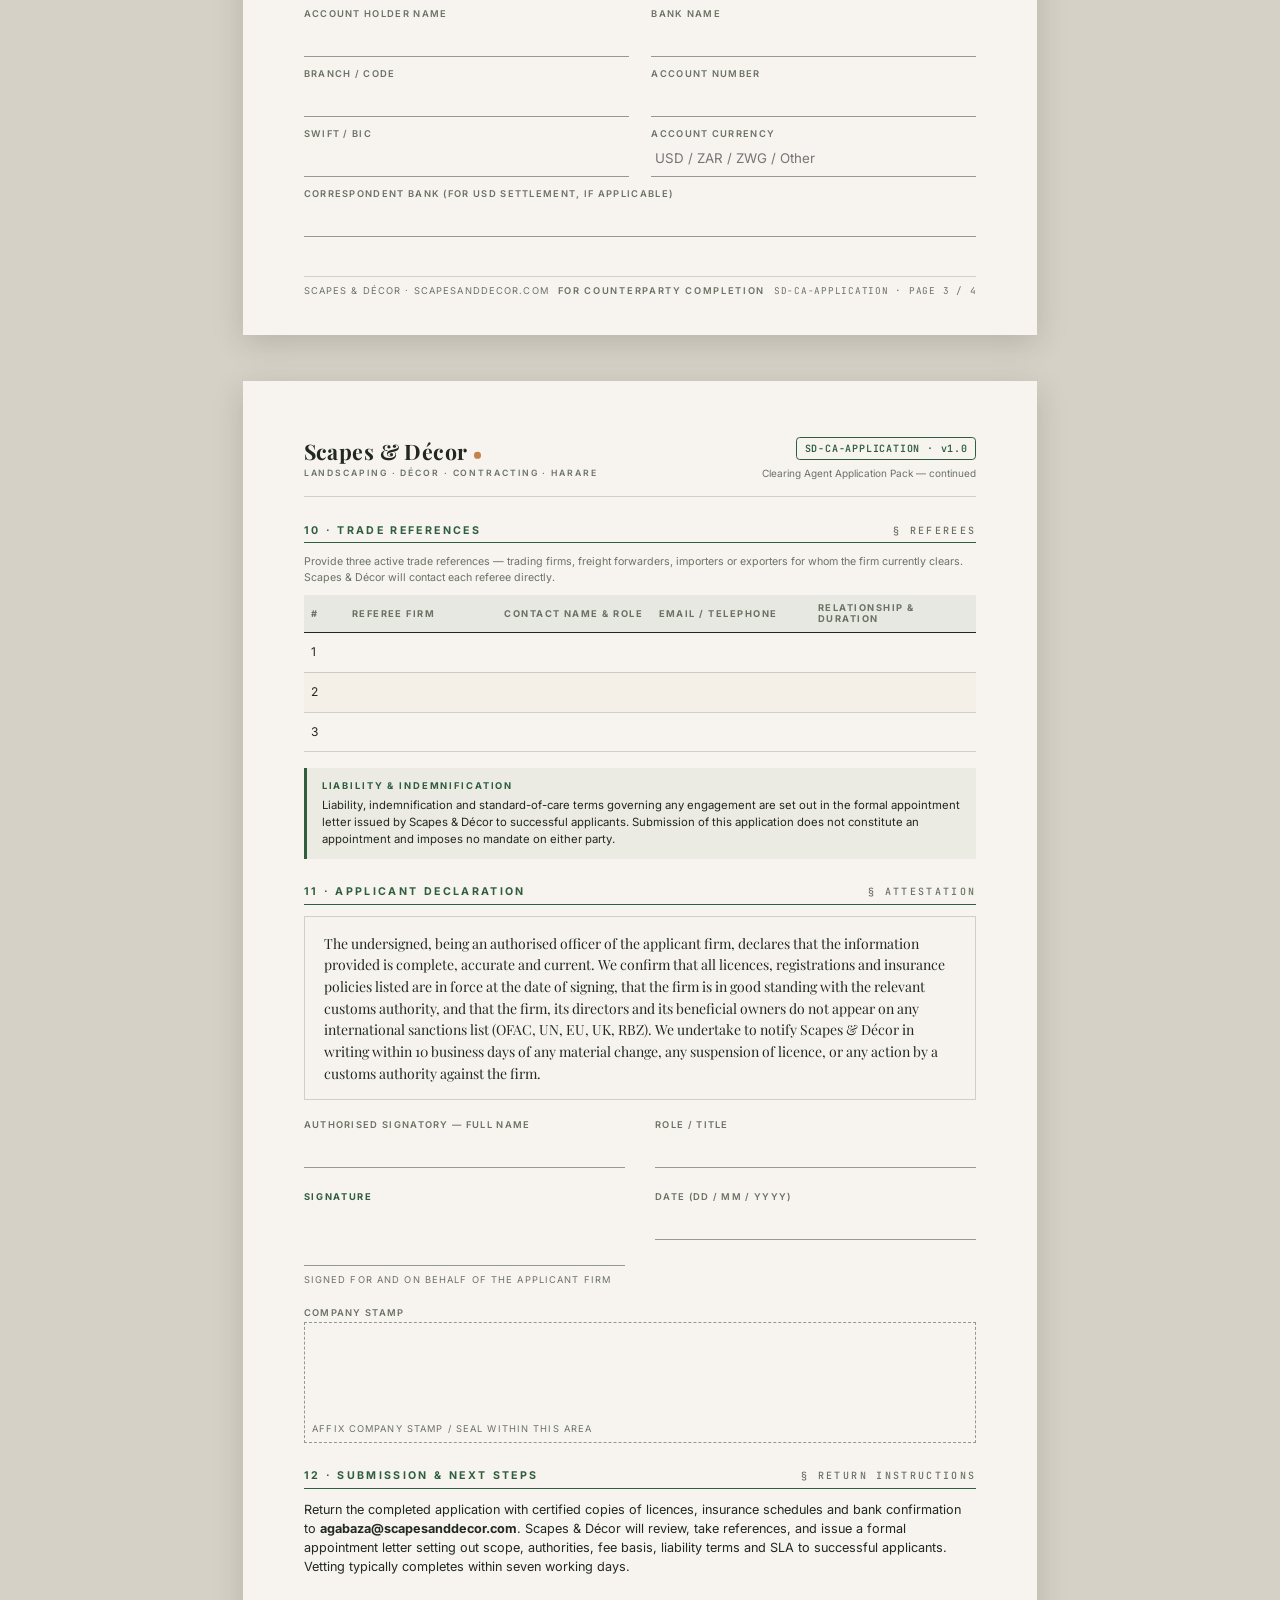
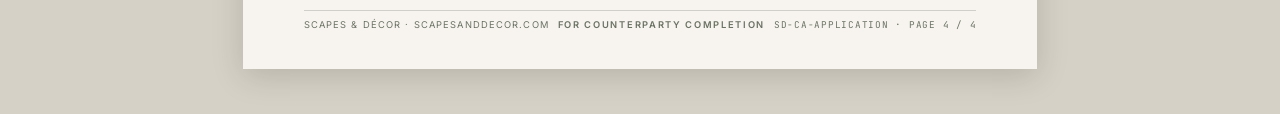
<file: assets/docs/sd-clearing-agent-v1.html>
<!DOCTYPE html>
<html lang="en">
<head>
<meta charset="utf-8">
<title>Clearing Agent Application Pack — Scapes &amp; Décor</title>
<meta name="viewport" content="width=device-width,initial-scale=1">
<link rel="preconnect" href="https://fonts.googleapis.com">
<link rel="preconnect" href="https://fonts.gstatic.com" crossorigin>
<link href="https://fonts.googleapis.com/css2?family=Playfair+Display:ital,wght@0,400;0,500;0,600;0,700;1,400;1,600&family=Inter:wght@300;400;500;600;700&family=JetBrains+Mono:wght@400;500&display=swap" rel="stylesheet">
<style>
/* ============================================
   SCAPES & DÉCOR — CLEARING AGENT APPLICATION PACK
   A4 print-ready. Browser-fillable form.
   ============================================ */
:root {
  --forest: #2E5E3E;
  --forest-deep: #1F4029;
  --clay: #C4834A;
  --gold: #B8973C;
  --stone: #F7F4EF;
  --linen: #FDFBF8;
  --charcoal: #22281E;
  --slate: #6B7264;
  --slate-soft: #8A917F;
  --red: #B34747;
  --rule: rgba(34,40,30,0.18);
  --rule-strong: rgba(34,40,30,0.45);

  --serif: 'Playfair Display', 'Didot', Georgia, serif;
  --sans: 'Inter', 'Helvetica Neue', Arial, sans-serif;
  --mono: 'JetBrains Mono', 'SF Mono', Menlo, monospace;

  --page-w: 210mm;
  --page-h: 297mm;
  --margin-x: 16mm;
  --margin-y: 15mm;
}

* { box-sizing: border-box; }
html, body {
  margin: 0; padding: 0;
  font-family: var(--sans);
  color: var(--charcoal);
  background: #d6d1c6;
  -webkit-font-smoothing: antialiased;
  text-rendering: optimizeLegibility;
}

/* ============ PAGE ============ */
.page {
  width: var(--page-w);
  min-height: var(--page-h);
  margin: 12mm auto;
  background: var(--stone);
  position: relative;
  overflow: hidden;
  box-shadow: 0 2mm 8mm rgba(0,0,0,0.15);
  padding: var(--margin-y) var(--margin-x) 22mm;
}
.page + .page { page-break-before: always; break-before: page; }

/* ============ HEADER ============ */
.doc-header {
  display: flex;
  justify-content: space-between;
  align-items: flex-start;
  padding-bottom: 4mm;
  border-bottom: 1px solid var(--rule);
  margin-bottom: 6mm;
}
.brand {
  display: flex; align-items: baseline; gap: 1mm;
  font-family: var(--serif);
  font-weight: 700;
  font-size: 16pt;
  letter-spacing: 0.02em;
  color: var(--charcoal);
}
.brand .dot {
  width: 1.8mm; height: 1.8mm; border-radius: 50%;
  background: var(--clay);
  display: inline-block;
  margin-left: 0.8mm;
  transform: translateY(-0.3mm);
}
.brand-sub {
  font-family: var(--sans);
  font-size: 6.5pt;
  font-weight: 600;
  letter-spacing: 0.22em;
  text-transform: uppercase;
  color: var(--slate);
  margin-top: 0.8mm;
}

.doc-meta {
  text-align: right;
  font-family: var(--sans);
  font-size: 7.5pt;
  color: var(--slate);
  line-height: 1.5;
}
.doc-meta .tid {
  display: inline-block;
  font-family: var(--mono);
  font-size: 7.5pt;
  color: var(--forest);
  font-weight: 600;
  letter-spacing: 0.08em;
  padding: 0.8mm 2mm;
  border: 1px solid var(--forest);
  border-radius: 1mm;
  margin-bottom: 1.5mm;
}

/* ============ TITLE BLOCK ============ */
.eyebrow {
  font-family: var(--sans);
  font-size: 8pt;
  font-weight: 600;
  letter-spacing: 0.24em;
  text-transform: uppercase;
  color: var(--forest);
  margin: 0 0 3mm 0;
  display: flex;
  align-items: center;
  gap: 3mm;
}
.eyebrow .bar { flex: 0 0 10mm; height: 1px; background: var(--forest); }

h1.doc-title {
  font-family: var(--serif);
  font-weight: 600;
  font-size: 28pt;
  line-height: 1.05;
  letter-spacing: -0.01em;
  color: var(--charcoal);
  margin: 0 0 3mm 0;
}
h1.doc-title em {
  font-style: italic;
  color: var(--clay);
  font-weight: 400;
}
.doc-lede {
  font-family: var(--serif);
  font-style: italic;
  font-size: 11pt;
  line-height: 1.4;
  color: var(--slate);
  margin: 0 0 3mm 0;
  max-width: 160mm;
}
.doc-instructions {
  font-family: var(--sans);
  font-style: italic;
  font-size: 8.5pt;
  line-height: 1.45;
  color: var(--forest-deep);
  background: rgba(46,94,62,0.06);
  border-left: 2px solid var(--forest);
  padding: 2mm 3mm;
  margin: 0 0 6mm 0;
  max-width: 160mm;
}

h2.section {
  font-family: var(--sans);
  font-size: 8pt;
  font-weight: 700;
  letter-spacing: 0.22em;
  text-transform: uppercase;
  color: var(--forest);
  margin: 7mm 0 3mm 0;
  padding-bottom: 1.5mm;
  border-bottom: 1px solid var(--forest);
  display: flex; justify-content: space-between; align-items: baseline;
}
h2.section .num {
  font-family: var(--mono);
  color: var(--slate);
  font-weight: 500;
  font-size: 7.5pt;
}

h3.sub {
  font-family: var(--serif);
  font-size: 12pt;
  font-weight: 600;
  color: var(--charcoal);
  margin: 4mm 0 2mm 0;
}

/* ============ BODY TEXT ============ */
p, .body {
  font-family: var(--sans);
  font-size: 9.5pt;
  line-height: 1.5;
  color: var(--charcoal);
  margin: 0 0 2.5mm 0;
}
.small { font-size: 8pt; color: var(--slate); line-height: 1.45; }
.caps {
  font-size: 7.5pt; font-weight: 600;
  letter-spacing: 0.18em; text-transform: uppercase;
  color: var(--slate);
}

/* ============ FORM FIELDS ============ */
.fields {
  display: grid;
  grid-template-columns: 1fr 1fr;
  column-gap: 6mm;
  row-gap: 3mm;
  margin: 2mm 0 4mm 0;
}
.fields.one { grid-template-columns: 1fr; }
.fields.three { grid-template-columns: 1fr 1fr 1fr; }
.fields.four { grid-template-columns: 1fr 1fr 1fr 1fr; }

.field { display: flex; flex-direction: column; }
.field .lbl {
  font-family: var(--sans);
  font-size: 7pt; font-weight: 600;
  letter-spacing: 0.14em; text-transform: uppercase;
  color: var(--slate);
  margin-bottom: 1mm;
}
.field .val,
.field input[type="text"],
.field input[type="email"],
.field input[type="tel"],
.field textarea {
  font-family: var(--sans);
  font-size: 10pt;
  color: var(--charcoal);
  border: none;
  border-bottom: 1px solid var(--rule-strong);
  min-height: 9mm;
  padding: 1mm 0 1mm 1mm;
  background: transparent;
  width: 100%;
  outline: none;
  border-radius: 0;
  -webkit-appearance: none;
  appearance: none;
  resize: none;
  line-height: 1.35;
}
.field textarea {
  font-family: var(--sans);
  min-height: 20mm;
  padding-top: 1.5mm;
}
.field textarea.lg { min-height: 22mm; }
.field textarea.xl { min-height: 32mm; }
.field input:focus,
.field textarea:focus {
  background: rgba(46,94,62,0.04);
  border-bottom-color: var(--forest);
}
.field.span-2 { grid-column: span 2; }
.field.span-3 { grid-column: span 3; }
.field.span-4 { grid-column: span 4; }

.hint {
  font-family: var(--sans);
  font-size: 7.5pt;
  color: var(--slate-soft);
  font-style: italic;
  margin-top: 0.5mm;
}

/* ============ TABLE-INPUTS ============ */
table.t input[type="text"],
table.t input[type="email"],
table.t input[type="tel"] {
  font-family: var(--sans);
  font-size: 9pt;
  color: var(--charcoal);
  border: none;
  background: transparent;
  width: 100%;
  padding: 0;
  margin: 0;
  outline: none;
  -webkit-appearance: none;
  appearance: none;
  border-radius: 0;
  line-height: 1.35;
}
table.t input:focus {
  background: rgba(46,94,62,0.05);
}

/* ============ CHECKBOXES ============ */
input[type="checkbox"] {
  -webkit-appearance: none;
  appearance: none;
  width: 3.5mm;
  height: 3.5mm;
  border: 1px solid var(--rule-strong);
  border-radius: 0.5mm;
  background: #fff;
  display: inline-block;
  vertical-align: middle;
  cursor: pointer;
  position: relative;
  margin: 0;
  padding: 0;
  -webkit-print-color-adjust: exact;
  print-color-adjust: exact;
}
input[type="checkbox"]:focus {
  outline: none;
  border-color: var(--forest);
  box-shadow: 0 0 0 1px rgba(46,94,62,0.25);
}
input[type="checkbox"]:checked {
  background: var(--forest);
  border-color: var(--forest);
}
input[type="checkbox"]:checked::after {
  content: "";
  position: absolute;
  left: 0.9mm;
  top: 0.2mm;
  width: 1.1mm;
  height: 2.1mm;
  border: solid #fff;
  border-width: 0 0.5mm 0.5mm 0;
  transform: rotate(45deg);
}

/* ============ TABLES ============ */
table.t {
  width: 100%;
  border-collapse: collapse;
  font-size: 9pt;
  margin: 2mm 0 4mm 0;
}
table.t thead th {
  font-family: var(--sans);
  font-size: 7pt;
  font-weight: 700;
  letter-spacing: 0.16em;
  text-transform: uppercase;
  color: var(--slate);
  text-align: left;
  padding: 2mm 2mm;
  border-bottom: 1.5px solid var(--charcoal);
  background: rgba(46,94,62,0.08);
}
table.t tbody td {
  padding: 3mm 2mm;
  border-bottom: 1px solid var(--rule);
  vertical-align: top;
  font-family: var(--sans);
  color: var(--charcoal);
  min-height: 9mm;
}
table.t tbody tr:nth-child(even) td { background: rgba(196,131,74,0.05); }
table.t td.num, table.t th.num { text-align: right; font-variant-numeric: tabular-nums; }
table.t td.ctr, table.t th.ctr { text-align: center; }
table.t tfoot td {
  padding: 2.5mm 2mm;
  border-top: 1.5px solid var(--charcoal);
  font-weight: 700;
  font-variant-numeric: tabular-nums;
}

/* Tick + Y/N helper for scope tables */
table.t.scope th.ctr, table.t.scope td.ctr { width: 16mm; }
table.t.scope .yn { font-family: var(--mono); font-size: 8pt; letter-spacing: 0.1em; }

/* ============ PLAIN LISTS ============ */
ol.plain, ul.plain { margin: 2mm 0 4mm 5mm; padding: 0; font-size: 9.5pt; line-height: 1.55; }
ol.plain li, ul.plain li { margin-bottom: 1.5mm; }

/* ============ CALLOUT / NOTE ============ */
.note {
  background: rgba(46,94,62,0.06);
  border-left: 3px solid var(--forest);
  padding: 3mm 4mm;
  margin: 3mm 0;
  font-size: 8.5pt;
  line-height: 1.5;
  color: var(--charcoal);
}
.note .lbl {
  font-size: 7pt;
  font-weight: 700;
  letter-spacing: 0.2em;
  text-transform: uppercase;
  color: var(--forest);
  display: block;
  margin-bottom: 1mm;
}
.note.clay {
  background: rgba(196,131,74,0.08);
  border-left-color: var(--clay);
}
.note.clay .lbl { color: var(--clay); }

/* ============ DECLARATION ============ */
.declaration {
  font-family: var(--serif);
  font-size: 10.5pt;
  line-height: 1.55;
  color: var(--charcoal);
  padding: 4mm 5mm;
  border: 1px solid var(--rule);
  background: rgba(247,244,239,0.6);
  margin: 2mm 0 5mm 0;
}

/* ============ SIGN-OFF BLOCK ============ */
.signoff {
  display: grid;
  grid-template-columns: 1fr 1fr;
  gap: 8mm;
  margin-top: 6mm;
  padding-top: 4mm;
  border-top: 1px solid var(--rule);
}
.signoff.three { grid-template-columns: 1fr 1fr 1fr; }
.signoff.one { grid-template-columns: 1fr; }
.sig { font-size: 8pt; }
.sig .role {
  font-size: 7pt; font-weight: 700;
  letter-spacing: 0.18em; text-transform: uppercase;
  color: var(--forest);
  margin-bottom: 1mm;
}
.sig .name {
  font-family: var(--sans);
  font-size: 9pt;
  border-bottom: 1px solid var(--rule-strong);
  min-height: 16mm;
  padding-top: 10mm;
  margin-bottom: 2mm;
}
.sig .line {
  display: flex; justify-content: space-between;
  font-size: 7pt; color: var(--slate);
  letter-spacing: 0.12em; text-transform: uppercase;
}

.sig-grid {
  display: grid;
  grid-template-columns: 1fr 1fr;
  gap: 6mm 8mm;
  margin-top: 4mm;
}

.stamp-box {
  border: 1px dashed var(--rule-strong);
  min-height: 32mm;
  padding: 2mm;
  display: flex;
  align-items: flex-end;
  justify-content: flex-start;
  font-size: 7pt;
  color: var(--slate);
  letter-spacing: 0.12em;
  text-transform: uppercase;
}

/* ============ FOOTER ============ */
.doc-footer {
  position: absolute;
  left: var(--margin-x); right: var(--margin-x);
  bottom: 10mm;
  display: flex;
  justify-content: space-between;
  align-items: center;
  font-family: var(--sans);
  font-size: 7pt;
  color: var(--slate);
  letter-spacing: 0.12em;
  text-transform: uppercase;
  border-top: 1px solid var(--rule);
  padding-top: 2mm;
}
.doc-footer .class {
  color: var(--slate);
  font-weight: 600;
  letter-spacing: 0.18em;
}
.doc-footer .tid {
  font-family: var(--mono);
  color: var(--slate);
  letter-spacing: 0.08em;
}

/* ============ UTIL ============ */
.row { display: flex; gap: 4mm; align-items: flex-start; }
.row.between { justify-content: space-between; }
.spacer { flex: 1; }
.mb-0 { margin-bottom: 0; }
.mt-4 { margin-top: 4mm; }
.mt-6 { margin-top: 6mm; }
.hl { color: var(--forest); font-weight: 600; }

/* ============ PRINT ============ */
@media print {
  html, body {
    background: #fff;
    -webkit-print-color-adjust: exact;
    print-color-adjust: exact;
  }
  .page {
    margin: 0;
    box-shadow: none;
    page-break-after: always;
    background: #fff;
  }
  .no-print { display: none !important; }
  .field input,
  .field textarea,
  table.t input {
    color: var(--charcoal) !important;
    background: transparent !important;
    border-bottom-color: var(--rule-strong) !important;
  }
  table.t input { border-bottom: none !important; }
  .field input:focus,
  .field textarea:focus,
  table.t input:focus {
    background: transparent !important;
    border-bottom-color: var(--rule-strong) !important;
    box-shadow: none !important;
  }
  input[type="checkbox"] {
    -webkit-print-color-adjust: exact;
    print-color-adjust: exact;
  }
  input[type="checkbox"]:checked {
    background: var(--forest) !important;
    border-color: var(--forest) !important;
  }
  .doc-instructions { display: none; }
}

/* ============ SCREEN TOOLBAR ============ */
.toolbar {
  position: fixed;
  top: 12px; right: 12px;
  z-index: 1000;
  display: flex; gap: 6px;
  font-family: var(--sans);
  font-size: 8pt;
}
.toolbar button {
  background: var(--forest);
  color: var(--linen);
  border: none;
  padding: 6px 12px;
  border-radius: 2px;
  font-size: 8pt;
  font-weight: 600;
  letter-spacing: 0.1em;
  text-transform: uppercase;
  cursor: pointer;
}
.toolbar button:hover { background: var(--forest-deep); }
.toolbar button.ghost {
  background: transparent;
  color: var(--charcoal);
  border: 1px solid var(--rule-strong);
}
.toolbar button.ghost:hover {
  background: var(--charcoal);
  color: var(--linen);
  border-color: var(--charcoal);
}
@media print { .toolbar { display: none; } }
</style>
</head>
<body>

<div class="toolbar no-print">
  <button type="button" onclick="window.print()">Print / Save PDF</button>
  <button type="button" class="ghost" onclick="if(confirm('Clear all fields?')){document.getElementById('sd-ca-form').reset();}">Clear Form</button>
</div>

<form id="sd-ca-form" onsubmit="return false;" autocomplete="off">

<!-- ================= PAGE 1 ================= -->
<section class="page">

  <header class="doc-header">
    <div>
      <div class="brand">Scapes &amp; Décor<span class="dot"></span></div>
      <div class="brand-sub">Landscaping · Décor · Contracting · Harare</div>
    </div>
    <div class="doc-meta">
      <div class="tid">SD-CA-APPLICATION · v1.0</div>
      <div>Clearing Agent Application Pack</div>
    </div>
  </header>

  <div class="eyebrow"><span class="bar"></span> Clearing Agent Application &amp; Appointment Pack</div>
  <h1 class="doc-title">Clearing Agent <em>Application.</em></h1>
  <p class="doc-lede">Application pack for customs clearing, forwarding and port agents seeking appointment to Scapes &amp; Décor's clearing-agent panel. Complete and return to begin vetting. A formal appointment letter is issued separately to successful applicants. Scapes &amp; Décor is a Harare-based landscaping, décor and contracting firm; current import activity includes solar street-lighting equipment shipped from China via regional ports of entry.</p>
  <p class="doc-instructions no-print-note">Complete the fields directly in your browser, then use the <strong>Print / Save PDF</strong> button to produce a signed copy. Values you enter will appear in the printed PDF.</p>

  <!-- ===== 1. APPLICANT IDENTITY ===== -->
  <h2 class="section"><span>1 · Applicant Firm Identity</span><span class="num">§ Identification</span></h2>

  <div class="fields">
    <div class="field span-2"><span class="lbl">Registered Legal Name</span><input type="text" name="legal_name"></div>
    <div class="field"><span class="lbl">Trading Name (if different)</span><input type="text" name="trading_name"></div>
    <div class="field"><span class="lbl">Country of Incorporation</span><input type="text" name="country_incorporation"></div>
    <div class="field"><span class="lbl">Company / Registration No.</span><input type="text" name="registration_no"></div>
    <div class="field"><span class="lbl">Tax Identification No. (TIN / VAT)</span><input type="text" name="tax_id"></div>
    <div class="field"><span class="lbl">Date of Incorporation</span><input type="text" name="date_incorporation"></div>
    <div class="field"><span class="lbl">Years Trading as Clearing Agent</span><input type="text" name="years_trading"></div>
    <div class="field span-2"><span class="lbl">Registered Address</span><textarea name="registered_address" rows="2"></textarea></div>
    <div class="field span-2"><span class="lbl">Head Office / Principal Place of Business</span><textarea name="head_office" rows="2"></textarea></div>
  </div>

  <!-- ===== 2. CONTACT & REPRESENTATION ===== -->
  <h2 class="section"><span>2 · Contact &amp; Authorised Representation</span><span class="num">§ Contacts</span></h2>

  <div class="fields">
    <div class="field"><span class="lbl">Primary Contact — Name</span><input type="text" name="primary_contact_name"></div>
    <div class="field"><span class="lbl">Role / Title</span><input type="text" name="primary_contact_role"></div>
    <div class="field"><span class="lbl">Email</span><input type="email" name="primary_contact_email"></div>
    <div class="field"><span class="lbl">Telephone (with country code)</span><input type="tel" name="primary_contact_tel"></div>
    <div class="field"><span class="lbl">After-Hours / Operations Contact</span><input type="text" name="ops_contact"></div>
    <div class="field"><span class="lbl">24-Hour Mobile</span><input type="tel" name="ops_mobile"></div>
    <div class="field"><span class="lbl">Authorised Signatory — Name</span><input type="text" name="signatory_name"></div>
    <div class="field"><span class="lbl">ID / Passport No.</span><input type="text" name="signatory_id"></div>
    <div class="field span-2"><span class="lbl">Evidence of Authority (Board Resolution / POA reference)</span><input type="text" name="authority_evidence"></div>
  </div>

  <!-- ===== 3. BRANCH NETWORK ===== -->
  <h2 class="section"><span>3 · Branch Network &amp; Border / Port Coverage</span><span class="num">§ Footprint</span></h2>
  <p class="small">Tick each border post or port the firm directly covers through its own staff (not via sub-agent). Add offices / partner relationships under "Remarks".</p>

  <table class="t scope">
    <thead>
      <tr>
        <th class="ctr" style="width:10mm">Tick</th>
        <th>Border Post / Port</th>
        <th>Own Office / Sub-Agent</th>
        <th>Remarks</th>
      </tr>
    </thead>
    <tbody>
      <tr><td class="ctr"><input type="checkbox" name="border_beitbridge"></td><td>Beitbridge (Zimbabwe / South Africa)</td><td><input type="text" name="border_beitbridge_office"></td><td><input type="text" name="border_beitbridge_remarks"></td></tr>
      <tr><td class="ctr"><input type="checkbox" name="border_plumtree"></td><td>Plumtree (Zimbabwe / Botswana)</td><td><input type="text" name="border_plumtree_office"></td><td><input type="text" name="border_plumtree_remarks"></td></tr>
      <tr><td class="ctr"><input type="checkbox" name="border_nyamapanda"></td><td>Nyamapanda (Zimbabwe / Mozambique)</td><td><input type="text" name="border_nyamapanda_office"></td><td><input type="text" name="border_nyamapanda_remarks"></td></tr>
      <tr><td class="ctr"><input type="checkbox" name="border_forbes"></td><td>Forbes / Machipanda (Zimbabwe / Mozambique)</td><td><input type="text" name="border_forbes_office"></td><td><input type="text" name="border_forbes_remarks"></td></tr>
      <tr><td class="ctr"><input type="checkbox" name="border_chirundu"></td><td>Chirundu (Zimbabwe / Zambia)</td><td><input type="text" name="border_chirundu_office"></td><td><input type="text" name="border_chirundu_remarks"></td></tr>
      <tr><td class="ctr"><input type="checkbox" name="border_kazungula"></td><td>Kazungula (Zimbabwe / Zambia / Botswana)</td><td><input type="text" name="border_kazungula_office"></td><td><input type="text" name="border_kazungula_remarks"></td></tr>
      <tr><td class="ctr"><input type="checkbox" name="port_beira"></td><td>Port of Beira (Mozambique)</td><td><input type="text" name="port_beira_office"></td><td><input type="text" name="port_beira_remarks"></td></tr>
      <tr><td class="ctr"><input type="checkbox" name="port_walvis"></td><td>Port of Walvis Bay (Namibia)</td><td><input type="text" name="port_walvis_office"></td><td><input type="text" name="port_walvis_remarks"></td></tr>
      <tr><td class="ctr"><input type="checkbox" name="port_durban"></td><td>Port of Durban (South Africa)</td><td><input type="text" name="port_durban_office"></td><td><input type="text" name="port_durban_remarks"></td></tr>
      <tr><td class="ctr"><input type="checkbox" name="port_other"></td><td>Other (specify) <input type="text" name="port_other_name" style="display:inline-block;width:40mm;margin-left:2mm"></td><td><input type="text" name="port_other_office"></td><td><input type="text" name="port_other_remarks"></td></tr>
    </tbody>
  </table>

  <div class="doc-footer">
    <span>Scapes &amp; Décor · scapesanddecor.com</span>
    <span class="class">For counterparty completion</span>
    <span class="tid">SD-CA-APPLICATION · Page 1 / 4</span>
  </div>
</section>

<!-- ================= PAGE 2 ================= -->
<section class="page">

  <header class="doc-header">
    <div>
      <div class="brand">Scapes &amp; Décor<span class="dot"></span></div>
      <div class="brand-sub">Landscaping · Décor · Contracting · Harare</div>
    </div>
    <div class="doc-meta">
      <div class="tid">SD-CA-APPLICATION · v1.0</div>
      <div>Clearing Agent Application Pack — continued</div>
    </div>
  </header>

  <!-- ===== 4. LICENSING & ACCREDITATION ===== -->
  <h2 class="section"><span>4 · Licensing &amp; Accreditation</span><span class="num">§ Regulatory standing</span></h2>

  <div class="fields">
    <div class="field"><span class="lbl">Customs Agent Licence No.</span><input type="text" name="customs_licence_no"></div>
    <div class="field"><span class="lbl">Issuing Authority</span><input type="text" name="customs_licence_authority"></div>
    <div class="field"><span class="lbl">Date of Issue</span><input type="text" name="customs_licence_issue"></div>
    <div class="field"><span class="lbl">Expiry / Next Renewal</span><input type="text" name="customs_licence_expiry"></div>
    <div class="field"><span class="lbl">Freight Forwarder Registration No.</span><input type="text" name="forwarder_reg_no"></div>
    <div class="field"><span class="lbl">Issuing Authority</span><input type="text" name="forwarder_reg_authority"></div>
    <div class="field"><span class="lbl">Bonded Warehouse Access (Y / N)</span><input type="text" name="bonded_warehouse"></div>
    <div class="field"><span class="lbl">Warehouse Licence No. (if applicable)</span><input type="text" name="warehouse_licence_no"></div>
    <div class="field"><span class="lbl">Customs Bond Capacity (USD)</span><input type="text" name="bond_capacity_usd"></div>
    <div class="field"><span class="lbl">Transit Bond Facility Provider</span><input type="text" name="transit_bond_provider"></div>
    <div class="field"><span class="lbl">Electronic Customs Systems in Use</span><input type="text" name="customs_systems" placeholder="ASYCUDA World, SARS EDI, SIMBA 2005, etc."></div>
    <div class="field"><span class="lbl">Industry Association Membership</span><input type="text" name="association_membership" placeholder="SAAFF, FIATA, ZIFFA, etc."></div>
    <div class="field span-2"><span class="lbl">Any Current or Historic Suspension / Enforcement Action by a Customs Authority (details)</span><textarea name="suspension_details" class="lg" rows="3"></textarea></div>
  </div>

  <!-- ===== 5. INSURANCE ===== -->
  <h2 class="section"><span>5 · Insurance Cover</span><span class="num">§ Policies in force</span></h2>
  <p class="small">Attach certificates of currency for each policy. Cover must be with a reputable insurer and in force at the date of application.</p>

  <table class="t">
    <thead>
      <tr>
        <th>Cover</th>
        <th>Insurer</th>
        <th>Policy No.</th>
        <th class="num">Limit (USD, per occurrence / aggregate)</th>
        <th>Expiry</th>
      </tr>
    </thead>
    <tbody>
      <tr><td>Professional Indemnity</td><td><input type="text" name="ins_pi_insurer"></td><td><input type="text" name="ins_pi_policy"></td><td class="num"><input type="text" name="ins_pi_limit"></td><td><input type="text" name="ins_pi_expiry"></td></tr>
      <tr><td>Errors &amp; Omissions</td><td><input type="text" name="ins_eo_insurer"></td><td><input type="text" name="ins_eo_policy"></td><td class="num"><input type="text" name="ins_eo_limit"></td><td><input type="text" name="ins_eo_expiry"></td></tr>
      <tr><td>Fidelity Guarantee</td><td><input type="text" name="ins_fg_insurer"></td><td><input type="text" name="ins_fg_policy"></td><td class="num"><input type="text" name="ins_fg_limit"></td><td><input type="text" name="ins_fg_expiry"></td></tr>
      <tr><td>Cargo Liability / Freight Liability</td><td><input type="text" name="ins_cl_insurer"></td><td><input type="text" name="ins_cl_policy"></td><td class="num"><input type="text" name="ins_cl_limit"></td><td><input type="text" name="ins_cl_expiry"></td></tr>
      <tr><td>Public Liability</td><td><input type="text" name="ins_pl_insurer"></td><td><input type="text" name="ins_pl_policy"></td><td class="num"><input type="text" name="ins_pl_limit"></td><td><input type="text" name="ins_pl_expiry"></td></tr>
    </tbody>
  </table>

  <!-- ===== 6. STAFFING ===== -->
  <h2 class="section"><span>6 · Licensed Clearing Officers &amp; Key Staff</span><span class="num">§ Capability</span></h2>
  <p class="small">List each licensed clearing officer assigned to Scapes &amp; Décor consignments, with branch, qualification and licence reference.</p>

  <table class="t">
    <thead>
      <tr>
        <th style="width:6%">#</th>
        <th>Full Name</th>
        <th>Branch / Border</th>
        <th>Role</th>
        <th>Qualification</th>
        <th>Clearing Officer Licence No.</th>
      </tr>
    </thead>
    <tbody>
      <tr><td>1</td><td><input type="text" name="staff_1_name"></td><td><input type="text" name="staff_1_branch"></td><td><input type="text" name="staff_1_role"></td><td><input type="text" name="staff_1_qual"></td><td><input type="text" name="staff_1_licence"></td></tr>
      <tr><td>2</td><td><input type="text" name="staff_2_name"></td><td><input type="text" name="staff_2_branch"></td><td><input type="text" name="staff_2_role"></td><td><input type="text" name="staff_2_qual"></td><td><input type="text" name="staff_2_licence"></td></tr>
      <tr><td>3</td><td><input type="text" name="staff_3_name"></td><td><input type="text" name="staff_3_branch"></td><td><input type="text" name="staff_3_role"></td><td><input type="text" name="staff_3_qual"></td><td><input type="text" name="staff_3_licence"></td></tr>
      <tr><td>4</td><td><input type="text" name="staff_4_name"></td><td><input type="text" name="staff_4_branch"></td><td><input type="text" name="staff_4_role"></td><td><input type="text" name="staff_4_qual"></td><td><input type="text" name="staff_4_licence"></td></tr>
      <tr><td>5</td><td><input type="text" name="staff_5_name"></td><td><input type="text" name="staff_5_branch"></td><td><input type="text" name="staff_5_role"></td><td><input type="text" name="staff_5_qual"></td><td><input type="text" name="staff_5_licence"></td></tr>
    </tbody>
  </table>

  <div class="doc-footer">
    <span>Scapes &amp; Décor · scapesanddecor.com</span>
    <span class="class">For counterparty completion</span>
    <span class="tid">SD-CA-APPLICATION · Page 2 / 4</span>
  </div>
</section>

<!-- ================= PAGE 3 ================= -->
<section class="page">

  <header class="doc-header">
    <div>
      <div class="brand">Scapes &amp; Décor<span class="dot"></span></div>
      <div class="brand-sub">Landscaping · Décor · Contracting · Harare</div>
    </div>
    <div class="doc-meta">
      <div class="tid">SD-CA-APPLICATION · v1.0</div>
      <div>Clearing Agent Application Pack — continued</div>
    </div>
  </header>

  <!-- ===== 7. SCOPE OF SERVICES OFFERED ===== -->
  <h2 class="section"><span>7 · Scope of Services Offered</span><span class="num">§ Applicant capability</span></h2>
  <p class="small">Tick each service the firm is licensed, staffed and insured to provide directly. Mark sub-contracted services as "S". Any appointment issued by Scapes &amp; Décor will define the specific scope of authority granted.</p>

  <table class="t scope">
    <thead>
      <tr>
        <th class="ctr" style="width:10mm">Tick</th>
        <th>Service</th>
        <th class="ctr">Direct / Sub (D/S)</th>
      </tr>
    </thead>
    <tbody>
      <tr><td class="ctr"><input type="checkbox" name="svc_entries"></td><td>Lodgement of customs entries (import, export, transit) via the relevant revenue authority.</td><td class="ctr"><input type="text" name="svc_entries_ds" style="text-align:center" maxlength="3"></td></tr>
      <tr><td class="ctr"><input type="checkbox" name="svc_edi"></td><td>Electronic submission through ASYCUDA World, SARS Customs EDI, SIMBA 2005 or equivalent.</td><td class="ctr"><input type="text" name="svc_edi_ds" style="text-align:center" maxlength="3"></td></tr>
      <tr><td class="ctr"><input type="checkbox" name="svc_docs"></td><td>Documentary presentation — bills of lading, CMR, SAD 500, commercial invoices, packing lists.</td><td class="ctr"><input type="text" name="svc_docs_ds" style="text-align:center" maxlength="3"></td></tr>
      <tr><td class="ctr"><input type="checkbox" name="svc_origin"></td><td>Preferential origin certification — SADC, COMESA, EUR.1, AfCFTA.</td><td class="ctr"><input type="text" name="svc_origin_ds" style="text-align:center" maxlength="3"></td></tr>
      <tr><td class="ctr"><input type="checkbox" name="svc_permits"></td><td>Regulatory permit clearance — ZIMRA entries, phytosanitary, SPS, ZERA / standards-body approvals where applicable, and destination-side equivalents.</td><td class="ctr"><input type="text" name="svc_permits_ds" style="text-align:center" maxlength="3"></td></tr>
      <tr><td class="ctr"><input type="checkbox" name="svc_bonds"></td><td>Posting of customs bonds and guarantees — transit bond, removal-in-transit, warehouse bond.</td><td class="ctr"><input type="text" name="svc_bonds_ds" style="text-align:center" maxlength="3"></td></tr>
      <tr><td class="ctr"><input type="checkbox" name="svc_port"></td><td>Port, terminal and stevedore coordination; weighbridge supervision.</td><td class="ctr"><input type="text" name="svc_port_ds" style="text-align:center" maxlength="3"></td></tr>
      <tr><td class="ctr"><input type="checkbox" name="svc_road"></td><td>Road transport coordination — haulier nomination, convoy management, escort where required.</td><td class="ctr"><input type="text" name="svc_road_ds" style="text-align:center" maxlength="3"></td></tr>
      <tr><td class="ctr"><input type="checkbox" name="svc_rail"></td><td>Rail and multimodal coordination.</td><td class="ctr"><input type="text" name="svc_rail_ds" style="text-align:center" maxlength="3"></td></tr>
      <tr><td class="ctr"><input type="checkbox" name="svc_container"></td><td>Container handling, seal management, gate-in / gate-out processing.</td><td class="ctr"><input type="text" name="svc_container_ds" style="text-align:center" maxlength="3"></td></tr>
      <tr><td class="ctr"><input type="checkbox" name="svc_surveyors"></td><td>Liaison with independent surveyors (SGS, Bureau Veritas, Intertek, Cotecna).</td><td class="ctr"><input type="text" name="svc_surveyors_ds" style="text-align:center" maxlength="3"></td></tr>
      <tr><td class="ctr"><input type="checkbox" name="svc_cash"></td><td>Cross-border cash management for statutory payments, under documented controls.</td><td class="ctr"><input type="text" name="svc_cash_ds" style="text-align:center" maxlength="3"></td></tr>
    </tbody>
  </table>

  <!-- ===== 8. FEE SCHEDULE ===== -->
  <h2 class="section"><span>8 · Indicative Fee Schedule</span><span class="num">§ Rate card</span></h2>
  <p class="small">Populate the firm's standard rate card. Final fee basis for appointed agents is fixed in the appointment letter. All rates stated exclusive of disbursements and taxes.</p>
  <p class="small" style="margin-top:-1mm"><em>Rates quoted are indicative only; the appointment letter will fix the fee basis for the specific consignment.</em></p>

  <table class="t">
    <thead>
      <tr>
        <th>Service Line</th>
        <th>Basis</th>
        <th>Currency</th>
        <th class="num">Rate</th>
        <th>Notes</th>
      </tr>
    </thead>
    <tbody>
      <tr><td>Customs entry — import</td><td>per entry</td><td><input type="text" name="fee_imp_ccy"></td><td class="num"><input type="text" name="fee_imp_rate"></td><td><input type="text" name="fee_imp_notes"></td></tr>
      <tr><td>Customs entry — export</td><td>per entry</td><td><input type="text" name="fee_exp_ccy"></td><td class="num"><input type="text" name="fee_exp_rate"></td><td><input type="text" name="fee_exp_notes"></td></tr>
      <tr><td>Customs entry — transit (T1 / RIT)</td><td>per entry</td><td><input type="text" name="fee_tr_ccy"></td><td class="num"><input type="text" name="fee_tr_rate"></td><td><input type="text" name="fee_tr_notes"></td></tr>
      <tr><td>Container clearance</td><td>per TEU</td><td><input type="text" name="fee_teu_ccy"></td><td class="num"><input type="text" name="fee_teu_rate"></td><td><input type="text" name="fee_teu_notes"></td></tr>
      <tr><td>Permit handling</td><td>per permit</td><td><input type="text" name="fee_permit_ccy"></td><td class="num"><input type="text" name="fee_permit_rate"></td><td><input type="text" name="fee_permit_notes"></td></tr>
      <tr><td>Bond / guarantee posting</td><td>% of bonded value</td><td><input type="text" name="fee_bond_ccy"></td><td class="num"><input type="text" name="fee_bond_rate"></td><td><input type="text" name="fee_bond_notes"></td></tr>
      <tr><td>After-hours / weekend surcharge</td><td>flat / %</td><td><input type="text" name="fee_oot_ccy"></td><td class="num"><input type="text" name="fee_oot_rate"></td><td><input type="text" name="fee_oot_notes"></td></tr>
      <tr><td>Disbursement handling fee</td><td>% of disbursements</td><td><input type="text" name="fee_disb_ccy"></td><td class="num"><input type="text" name="fee_disb_rate"></td><td><input type="text" name="fee_disb_notes"></td></tr>
      <tr><td>Other (specify) <input type="text" name="fee_other_desc" style="width:35mm;margin-left:2mm"></td><td><input type="text" name="fee_other_basis"></td><td><input type="text" name="fee_other_ccy"></td><td class="num"><input type="text" name="fee_other_rate"></td><td><input type="text" name="fee_other_notes"></td></tr>
    </tbody>
  </table>

  <!-- ===== 9. BANK DETAILS ===== -->
  <h2 class="section"><span>9 · Bank Details for Fee Settlement</span><span class="num">§ Payment routing</span></h2>

  <div class="fields">
    <div class="field"><span class="lbl">Account Holder Name</span><input type="text" name="bank_holder"></div>
    <div class="field"><span class="lbl">Bank Name</span><input type="text" name="bank_name"></div>
    <div class="field"><span class="lbl">Branch / Code</span><input type="text" name="bank_branch"></div>
    <div class="field"><span class="lbl">Account Number</span><input type="text" name="bank_account_no"></div>
    <div class="field"><span class="lbl">SWIFT / BIC</span><input type="text" name="bank_swift"></div>
    <div class="field"><span class="lbl">Account Currency</span><input type="text" name="bank_ccy" placeholder="USD / ZAR / ZWG / Other"></div>
    <div class="field span-2"><span class="lbl">Correspondent Bank (for USD settlement, if applicable)</span><input type="text" name="bank_correspondent"></div>
  </div>

  <div class="doc-footer">
    <span>Scapes &amp; Décor · scapesanddecor.com</span>
    <span class="class">For counterparty completion</span>
    <span class="tid">SD-CA-APPLICATION · Page 3 / 4</span>
  </div>
</section>

<!-- ================= PAGE 4 ================= -->
<section class="page">

  <header class="doc-header">
    <div>
      <div class="brand">Scapes &amp; Décor<span class="dot"></span></div>
      <div class="brand-sub">Landscaping · Décor · Contracting · Harare</div>
    </div>
    <div class="doc-meta">
      <div class="tid">SD-CA-APPLICATION · v1.0</div>
      <div>Clearing Agent Application Pack — continued</div>
    </div>
  </header>

  <!-- ===== 10. REFERENCES ===== -->
  <h2 class="section"><span>10 · Trade References</span><span class="num">§ Referees</span></h2>
  <p class="small">Provide three active trade references — trading firms, freight forwarders, importers or exporters for whom the firm currently clears. Scapes &amp; Décor will contact each referee directly.</p>

  <table class="t">
    <thead>
      <tr>
        <th style="width:6%">#</th>
        <th>Referee Firm</th>
        <th>Contact Name &amp; Role</th>
        <th>Email / Telephone</th>
        <th>Relationship &amp; Duration</th>
      </tr>
    </thead>
    <tbody>
      <tr><td>1</td><td><input type="text" name="ref_1_firm"></td><td><input type="text" name="ref_1_contact"></td><td><input type="text" name="ref_1_email"></td><td><input type="text" name="ref_1_relationship"></td></tr>
      <tr><td>2</td><td><input type="text" name="ref_2_firm"></td><td><input type="text" name="ref_2_contact"></td><td><input type="text" name="ref_2_email"></td><td><input type="text" name="ref_2_relationship"></td></tr>
      <tr><td>3</td><td><input type="text" name="ref_3_firm"></td><td><input type="text" name="ref_3_contact"></td><td><input type="text" name="ref_3_email"></td><td><input type="text" name="ref_3_relationship"></td></tr>
    </tbody>
  </table>

  <div class="note">
    <span class="lbl">Liability &amp; Indemnification</span>
    Liability, indemnification and standard-of-care terms governing any engagement are set out in the formal appointment letter issued by Scapes &amp; Décor to successful applicants. Submission of this application does not constitute an appointment and imposes no mandate on either party.
  </div>

  <!-- ===== 11. APPLICANT DECLARATION ===== -->
  <h2 class="section"><span>11 · Applicant Declaration</span><span class="num">§ Attestation</span></h2>

  <div class="declaration">
    The undersigned, being an authorised officer of the applicant firm, declares that the information provided is complete, accurate and current. We confirm that all licences, registrations and insurance policies listed are in force at the date of signing, that the firm is in good standing with the relevant customs authority, and that the firm, its directors and its beneficial owners do not appear on any international sanctions list (OFAC, UN, EU, UK, RBZ). We undertake to notify Scapes &amp; Décor in writing within 10 business days of any material change, any suspension of licence, or any action by a customs authority against the firm.
  </div>

  <div class="sig-grid">
    <div class="field"><span class="lbl">Authorised Signatory — Full Name</span><input type="text" name="decl_signatory_name"></div>
    <div class="field"><span class="lbl">Role / Title</span><input type="text" name="decl_signatory_role"></div>
    <div class="sig">
      <div class="role">Signature</div>
      <div class="name"></div>
      <div class="line"><span>Signed for and on behalf of the applicant firm</span></div>
    </div>
    <div class="field"><span class="lbl">Date (DD / MM / YYYY)</span><input type="text" name="decl_date"></div>
    <div class="field span-2">
      <span class="lbl">Company Stamp</span>
      <div class="stamp-box">Affix company stamp / seal within this area</div>
    </div>
  </div>

  <!-- ===== 12. SUBMISSION & NEXT STEPS ===== -->
  <h2 class="section"><span>12 · Submission &amp; Next Steps</span><span class="num">§ Return instructions</span></h2>

  <p>Return the completed application with certified copies of licences, insurance schedules and bank confirmation to <strong>agabaza@scapesanddecor.com</strong>. Scapes &amp; Décor will review, take references, and issue a formal appointment letter setting out scope, authorities, fee basis, liability terms and SLA to successful applicants. Vetting typically completes within seven working days.</p>

  <div class="doc-footer">
    <span>Scapes &amp; Décor · scapesanddecor.com</span>
    <span class="class">For counterparty completion</span>
    <span class="tid">SD-CA-APPLICATION · Page 4 / 4</span>
  </div>
</section>

</form>

</body>
</html>
</file>
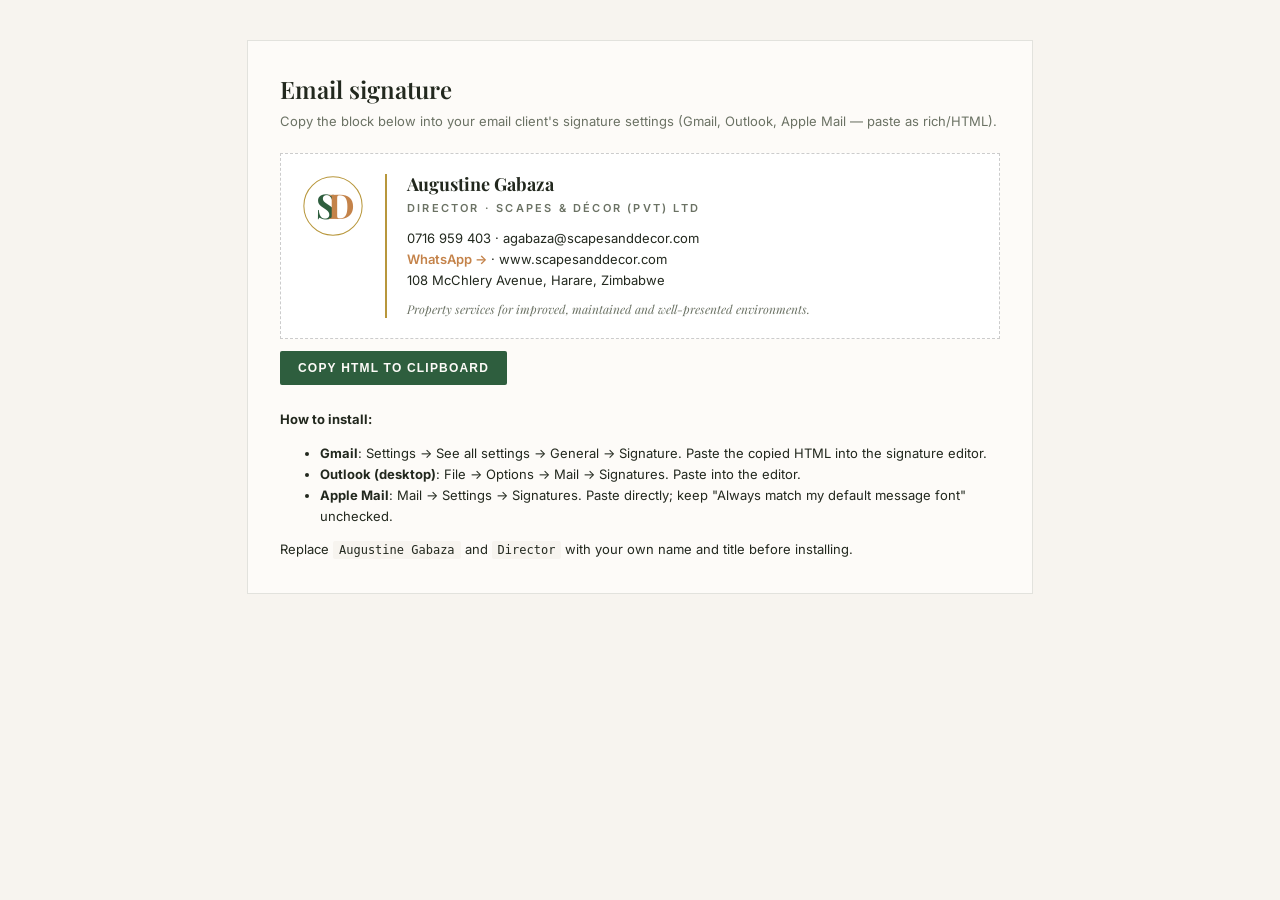
<file: brand/templates/email-signature.html>
<!doctype html>
<html lang="en">
<head>
<meta charset="utf-8" />
<title>Email signature — Scapes & Décor</title>
<style>
  body{background:#F7F4EF;font-family:'Inter','Helvetica Neue',Arial,sans-serif;padding:40px;margin:0;color:#22281E}
  .panel{background:#FDFBF8;max-width:720px;margin:0 auto;padding:32px;border:1px solid rgba(34,40,30,.12)}
  .panel h1{font-family:'Playfair Display',Georgia,serif;font-size:24px;margin:0 0 8px;font-weight:600}
  .panel .hint{font-size:13px;color:#6B7264;margin:0 0 24px}
  .sig{background:#fff;padding:20px;border:1px dashed #ccc}
  .instructions{margin-top:24px;font-size:13px;line-height:1.6;color:#22281E}
  .instructions code{background:#F7F4EF;padding:2px 6px;border-radius:2px;font-family:ui-monospace,Menlo,monospace;font-size:12px}
  button{background:#2E5E3E;color:#FDFBF8;border:none;padding:10px 18px;font-size:12px;letter-spacing:.1em;text-transform:uppercase;font-weight:600;cursor:pointer;border-radius:2px;margin-top:12px}
  button:hover{background:#1F4029}
</style>
<link href="https://fonts.googleapis.com/css2?family=Inter:wght@400;500;600;700&family=Playfair+Display:ital,wght@0,600;0,700;1,400&display=swap" rel="stylesheet">
</head>
<body>
<div class="panel">
  <h1>Email signature</h1>
  <p class="hint">Copy the block below into your email client's signature settings (Gmail, Outlook, Apple Mail — paste as rich/HTML).</p>

  <div class="sig" id="sig">
    <table cellpadding="0" cellspacing="0" border="0" style="font-family:'Inter',Helvetica,Arial,sans-serif;font-size:13px;color:#22281E;line-height:1.5;border-collapse:collapse">
      <tr>
        <td style="vertical-align:top;padding-right:20px;border-right:2px solid #B8973C">
          <svg width="64" height="64" viewBox="0 0 56 56" xmlns="http://www.w3.org/2000/svg">
            <circle cx="28" cy="28" r="25.5" fill="none" stroke="#B8973C" stroke-width="0.9"/>
            <text x="22" y="39" font-family="'Playfair Display',Georgia,serif" font-size="30" font-weight="700" fill="#2E5E3E" text-anchor="middle">S</text>
            <text x="35" y="39" font-family="'Playfair Display',Georgia,serif" font-size="30" font-weight="700" fill="#C4834A" text-anchor="middle">D</text>
          </svg>
        </td>
        <td style="vertical-align:top;padding-left:20px">
          <div style="font-family:'Playfair Display',Georgia,serif;font-size:18px;font-weight:700;color:#22281E;line-height:1.2">Augustine Gabaza</div>
          <div style="font-size:11px;letter-spacing:.2em;text-transform:uppercase;color:#6B7264;margin-top:4px;font-weight:600">Director · Scapes &amp; Décor (Pvt) Ltd</div>
          <div style="margin-top:12px;font-size:13px;color:#22281E;line-height:1.6">
            <a href="tel:+263716959403" style="color:#22281E;text-decoration:none">0716 959 403</a> ·
            <a href="mailto:agabaza@scapesanddecor.com" style="color:#22281E;text-decoration:none">agabaza@scapesanddecor.com</a><br/>
            <a href="https://wa.me/263777299904" style="color:#C4834A;text-decoration:none;font-weight:600">WhatsApp →</a> ·
            <a href="https://www.scapesanddecor.com" style="color:#22281E;text-decoration:none">www.scapesanddecor.com</a><br/>
            108 McChlery Avenue, Harare, Zimbabwe
          </div>
          <div style="margin-top:10px;font-family:'Playfair Display',Georgia,serif;font-style:italic;font-size:12px;color:#6B7264">Property services for improved, maintained and well-presented environments.</div>
        </td>
      </tr>
    </table>
  </div>
  <button onclick="copySig()">Copy HTML to clipboard</button>
  <p class="instructions" id="status"></p>

  <div class="instructions">
    <strong>How to install:</strong>
    <ul>
      <li><strong>Gmail</strong>: Settings → See all settings → General → Signature. Paste the copied HTML into the signature editor.</li>
      <li><strong>Outlook (desktop)</strong>: File → Options → Mail → Signatures. Paste into the editor.</li>
      <li><strong>Apple Mail</strong>: Mail → Settings → Signatures. Paste directly; keep "Always match my default message font" unchecked.</li>
    </ul>
    Replace <code>Augustine Gabaza</code> and <code>Director</code> with your own name and title before installing.
  </div>
</div>

<script>
function copySig(){
  const sig = document.getElementById('sig').firstElementChild;
  const html = sig.outerHTML;
  // Use Clipboard API with rich HTML
  const item = new ClipboardItem({
    'text/html': new Blob([html], {type:'text/html'}),
    'text/plain': new Blob([sig.innerText], {type:'text/plain'}),
  });
  navigator.clipboard.write([item]).then(
    () => { document.getElementById('status').textContent = 'Copied. Paste into your email client signature settings.'; },
    () => {
      // fallback: selection copy
      const range = document.createRange();
      range.selectNode(sig);
      window.getSelection().removeAllRanges();
      window.getSelection().addRange(range);
      document.execCommand('copy');
      document.getElementById('status').textContent = 'Copied via fallback. Paste into your email client.';
    }
  );
}
</script>
</body>
</html>
</file>
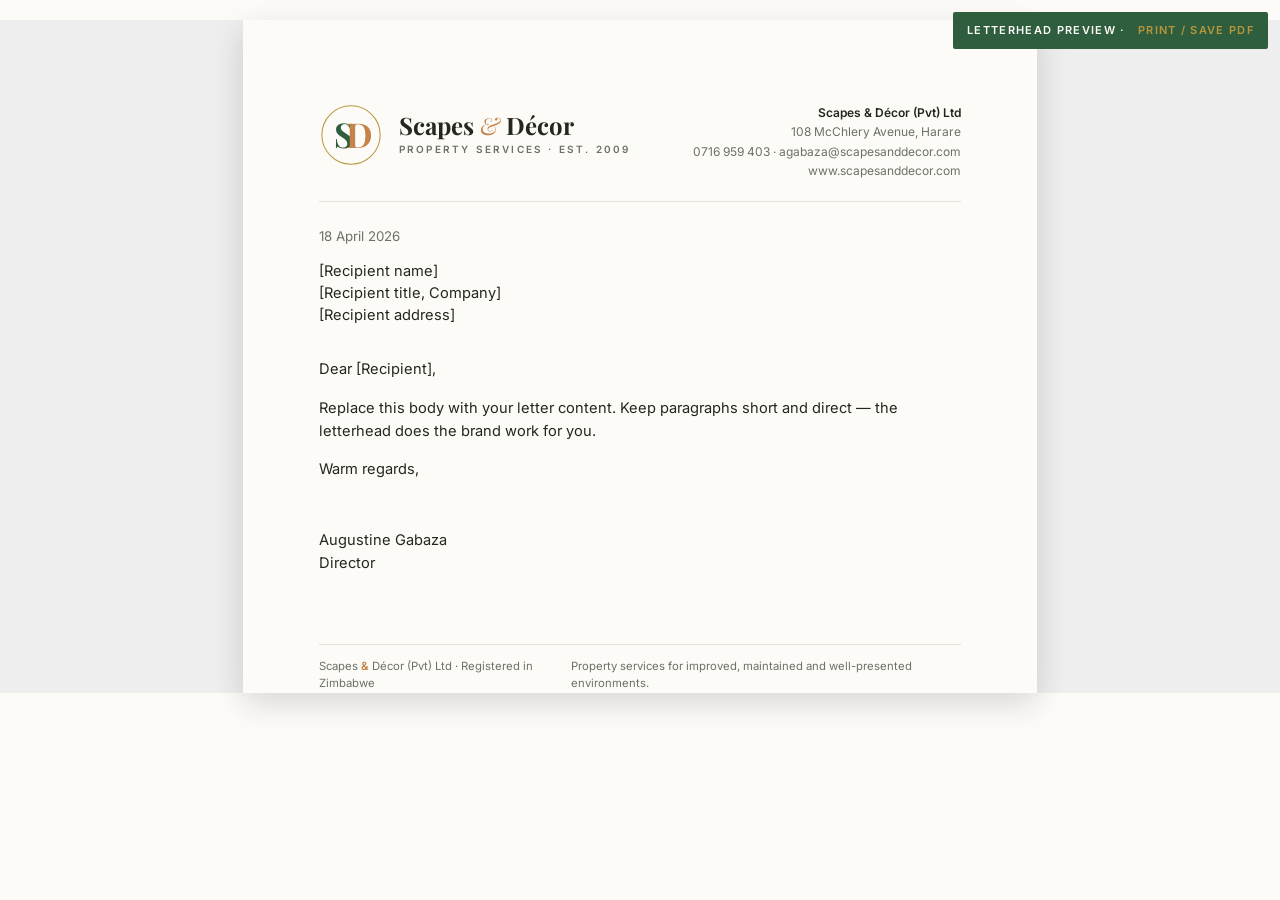
<file: brand/templates/letterhead.html>
<!doctype html>
<html lang="en">
<head>
<meta charset="utf-8" />
<title>Letterhead — Scapes & Décor</title>
<link href="https://fonts.googleapis.com/css2?family=Inter:wght@300;400;500;600;700&family=Playfair+Display:ital,wght@0,400;0,600;0,700;1,400;1,600&display=swap" rel="stylesheet">
<style>
  :root{--forest:#2E5E3E;--clay:#C4834A;--gold:#B8973C;--stone:#F7F4EF;--linen:#FDFBF8;--charcoal:#22281E;--slate:#6B7264;--line:rgba(34,40,30,.12)}

  /* Print: @page margins + running footer in @bottom-left / @bottom-right.
     Paints on every physical page automatically — no position:absolute tricks. */
  @page{
    size:A4;
    margin:22mm 20mm 26mm 20mm;
    @bottom-left{
      content:"Scapes & Décor (Pvt) Ltd · Registered in Zimbabwe";
      font-family:'Inter',Arial,sans-serif;
      font-size:8.5pt;
      color:#6B7264;
      padding-top:10pt;
      border-top:1px solid rgba(34,40,30,.12);
      vertical-align:top;
    }
    @bottom-right{
      content:"Property services for improved, maintained and well-presented environments.";
      font-family:'Inter',Arial,sans-serif;
      font-size:8.5pt;
      color:#B8973C;
      font-weight:600;
      padding-top:10pt;
      border-top:1px solid rgba(34,40,30,.12);
      vertical-align:top;
    }
  }

  html,body{margin:0;padding:0;background:var(--linen);font-family:'Inter',Arial,sans-serif;color:var(--charcoal);font-size:11pt;line-height:1.55}

  /* Header is normal flow content on page 1 only — letters don't repeat the letterhead on continuation pages */
  .lh-header{display:flex;justify-content:space-between;align-items:flex-start;padding-bottom:16pt;border-bottom:1px solid var(--line);margin-bottom:18pt;break-after:avoid;page-break-after:avoid}
  .lh-logo{display:flex;align-items:center;gap:12pt}
  .lh-logo svg{width:48pt;height:48pt;display:block}
  .lh-name{font-family:'Playfair Display',serif;font-weight:700;font-size:18pt;line-height:1;color:var(--charcoal)}
  .lh-name em{color:var(--clay);font-style:italic;font-weight:400}
  .lh-sub{font-size:7.5pt;letter-spacing:.22em;color:var(--slate);text-transform:uppercase;margin-top:4pt;font-weight:600}
  .lh-contact{text-align:right;font-size:9pt;line-height:1.6;color:var(--slate)}
  .lh-contact strong{color:var(--charcoal);font-weight:600}

  .lh-date{color:var(--slate);font-size:10pt;margin:0 0 10pt}
  .lh-recipient{margin:0 0 24pt;font-size:11pt;line-height:1.5;break-inside:avoid;page-break-inside:avoid}
  .lh-body p{margin:0 0 12pt;orphans:3;widows:3}

  /* On-screen preview mimics an A4 page — the @page margins only apply in print, so simulate them here */
  @media screen{
    body{background:#eee}
    .sheet{
      width:210mm;
      background:var(--linen);
      margin:20px auto;
      box-shadow:0 10px 30px rgba(0,0,0,.15);
      box-sizing:border-box;
    }
    .sheet-inner{padding:22mm 20mm 14mm}
    .lh-foot-screen{
      margin:0 20mm 22mm;
      padding-top:10pt;
      border-top:1px solid var(--line);
      display:flex;
      justify-content:space-between;
      font-size:8.5pt;
      color:var(--slate);
    }
    .lh-foot-screen em{color:var(--clay);font-style:normal;font-weight:600}
  }

  @media print{
    .sheet{margin:0;padding:0;background:transparent;box-shadow:none;width:auto}
    .sheet-inner{padding:0}
    .notice{display:none}
    .lh-foot-screen{display:none}
  }

  .notice{position:fixed;top:12px;right:12px;background:var(--forest);color:var(--linen);padding:10px 14px;font-size:11px;letter-spacing:.12em;text-transform:uppercase;font-weight:600;border-radius:2px;z-index:100}
  .notice a{color:var(--gold);text-decoration:none;margin-left:8px}
</style>
</head>
<body>
<div class="notice">Letterhead preview · <a href="#" onclick="window.print();return false">Print / Save PDF</a></div>

<div class="sheet">
  <div class="sheet-inner">
    <div class="lh-header">
      <div class="lh-logo">
        <svg viewBox="0 0 56 56" xmlns="http://www.w3.org/2000/svg">
          <circle cx="28" cy="28" r="25.5" fill="none" stroke="#B8973C" stroke-width="0.9"/>
          <text x="22" y="39" font-family="'Playfair Display',Georgia,serif" font-size="30" font-weight="700" fill="#2E5E3E" text-anchor="middle">S</text>
          <text x="35" y="39" font-family="'Playfair Display',Georgia,serif" font-size="30" font-weight="700" fill="#C4834A" text-anchor="middle">D</text>
        </svg>
        <div>
          <div class="lh-name">Scapes <em>&</em> Décor</div>
          <div class="lh-sub">Property Services · Est. 2009</div>
        </div>
      </div>
      <div class="lh-contact">
        <strong>Scapes &amp; Décor (Pvt) Ltd</strong><br/>
        108 McChlery Avenue, Harare<br/>
        0716 959 403 · agabaza@scapesanddecor.com<br/>
        www.scapesanddecor.com
      </div>
    </div>

    <p class="lh-date">18 April 2026</p>

    <div class="lh-recipient">
      [Recipient name]<br/>
      [Recipient title, Company]<br/>
      [Recipient address]
    </div>

    <div class="lh-body">
      <p>Dear [Recipient],</p>
      <p>Replace this body with your letter content. Keep paragraphs short and direct — the letterhead does the brand work for you.</p>
      <p>Warm regards,</p>
      <p style="margin-top:36pt">Augustine Gabaza<br/>Director</p>
    </div>
  </div>

  <div class="lh-foot-screen">
    <div>Scapes <em>&amp;</em> Décor (Pvt) Ltd · Registered in Zimbabwe</div>
    <div>Property services for improved, maintained and well-presented environments.</div>
  </div>
</div>
</body>
</html>
</file>
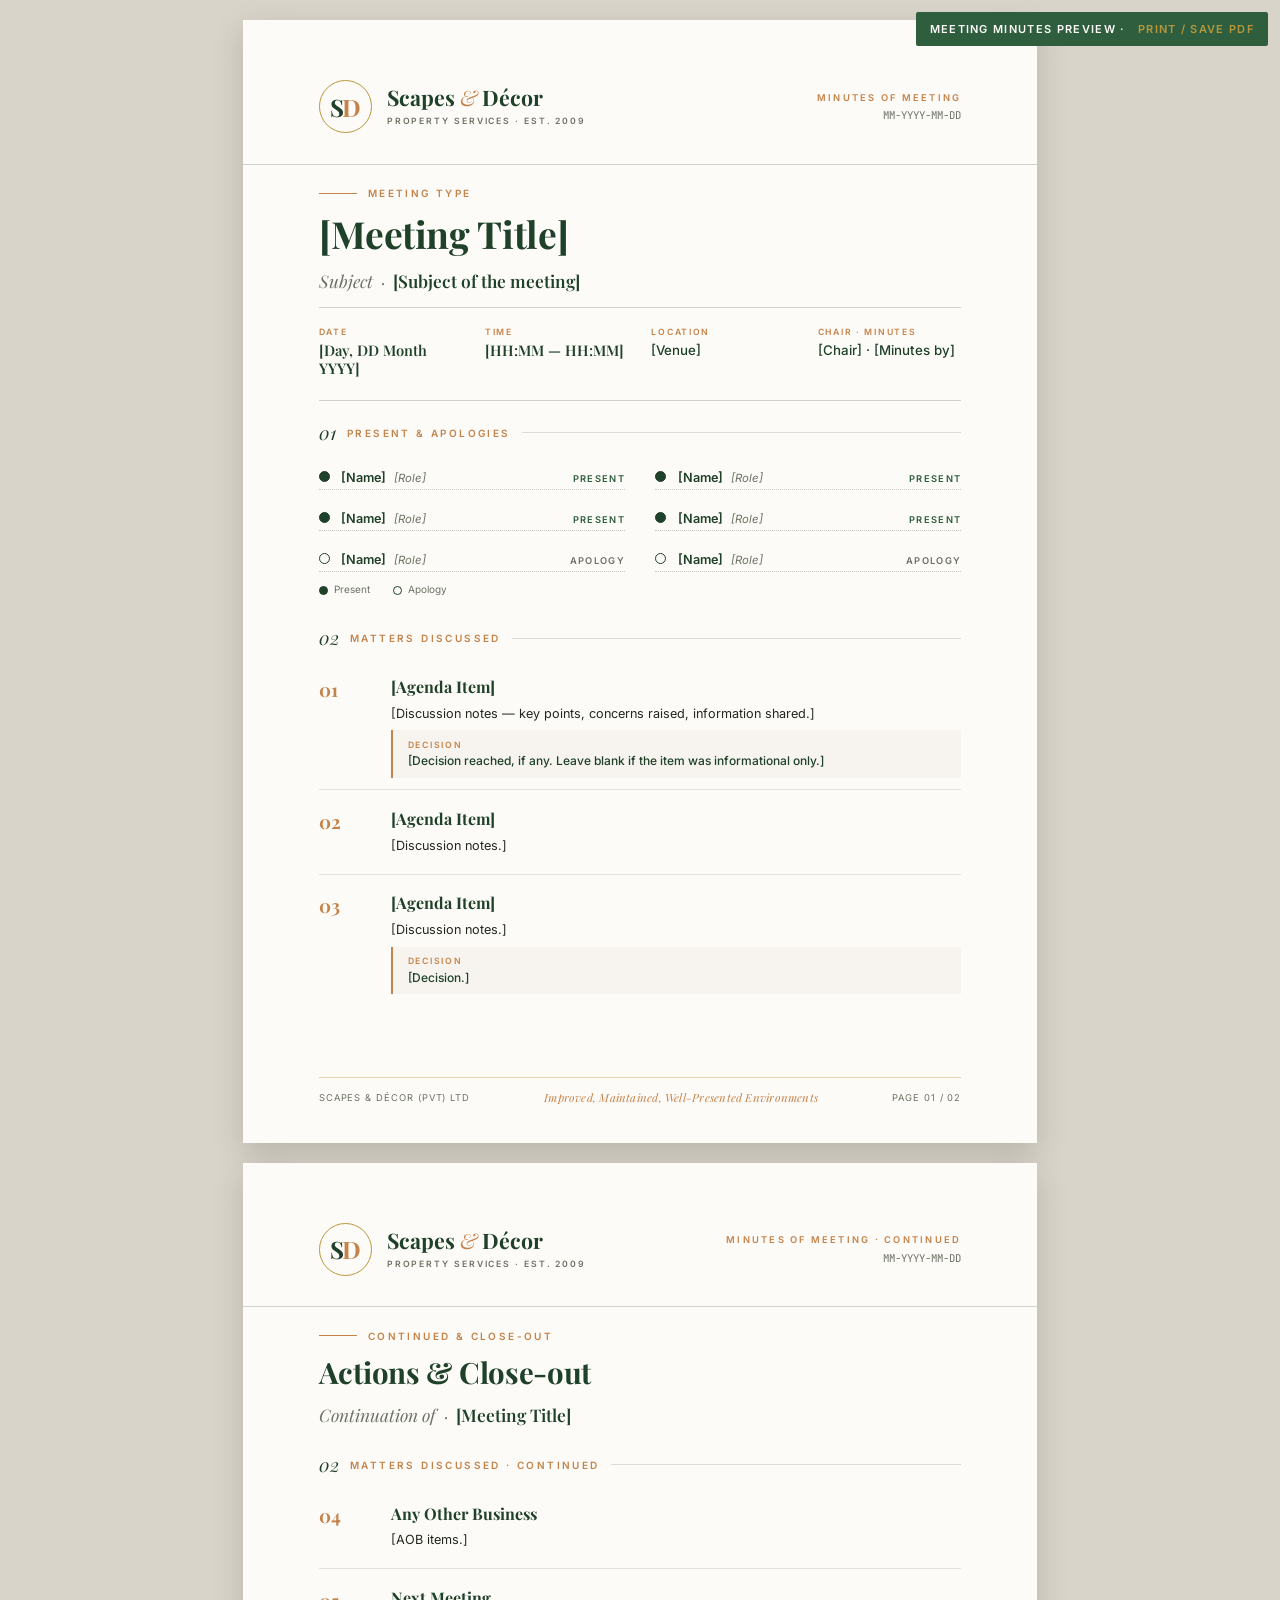
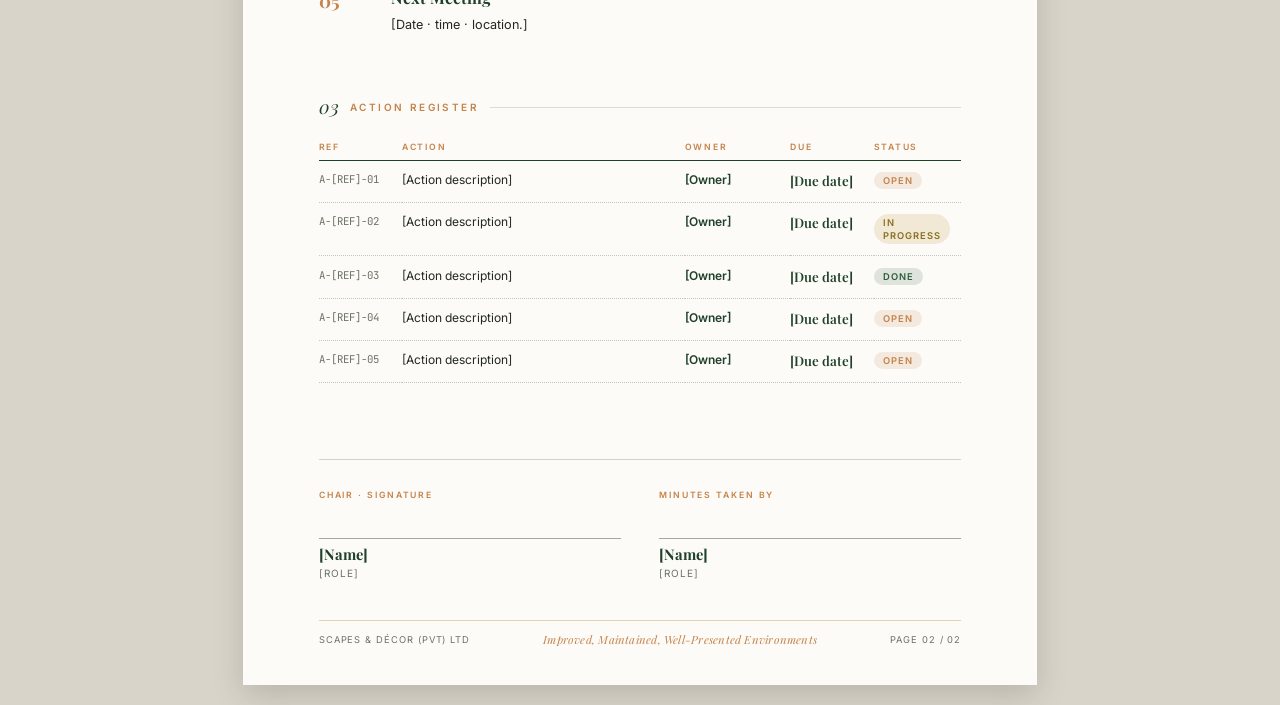
<file: brand/templates/meeting-minutes.html>
<!doctype html>
<html lang="en">
<head>
<meta charset="utf-8" />
<title>Meeting Minutes — Scapes & Décor</title>
<link rel="preconnect" href="https://fonts.googleapis.com">
<link rel="preconnect" href="https://fonts.gstatic.com" crossorigin>
<link href="https://fonts.googleapis.com/css2?family=Inter:wght@300;400;500;600;700&family=Playfair+Display:ital,wght@0,400;0,600;0,700;1,400;1,700&family=JetBrains+Mono:wght@400;500&display=swap" rel="stylesheet">
<style>
  :root{
    --forest:#2E5E3E;--forest-deep:#1F4029;--clay:#C4834A;--gold:#B8973C;
    --charcoal:#22281E;--slate:#6B7264;--stone:#F7F4EF;--linen:#FDFBF8;
    --ink:var(--charcoal);
    --serif:'Playfair Display','Didot',Georgia,serif;
    --sans:'Inter','Helvetica Neue',Arial,sans-serif;
  }
  *{box-sizing:border-box}
  @page{size:A4 portrait;margin:0}
  html,body{margin:0;padding:0;background:#d9d4c9;-webkit-font-smoothing:antialiased;text-rendering:optimizeLegibility}
  body{font-family:var(--sans);color:var(--ink)}

  .mm-page{
    width:210mm;height:297mm;
    margin:20px auto;
    background:var(--linen);
    position:relative;
    box-shadow:0 10px 30px rgba(0,0,0,.15);
    overflow:hidden;
    page-break-after:always;
  }
  .mm-page:last-child{page-break-after:auto}

  /* HEADER */
  .mm-header{
    padding:16mm 20mm 8mm 20mm;
    display:grid;grid-template-columns:auto 1fr auto;gap:6mm;align-items:center;
    border-bottom:.5px solid rgba(34,40,30,.2);
  }
  .mm-seal{
    width:14mm;height:14mm;border:.6px solid var(--gold);border-radius:50%;
    display:flex;align-items:center;justify-content:center;
    font-family:var(--serif);font-weight:700;font-size:18pt;line-height:1;letter-spacing:-.04em;
  }
  .mm-seal .s{color:var(--forest-deep)}
  .mm-seal .d{color:var(--clay);margin-left:-.05em}
  .mm-wordmark{font-family:var(--serif);font-weight:700;font-size:16pt;color:var(--forest-deep);line-height:1}
  .mm-wordmark .amp{color:var(--clay);font-style:italic;font-weight:400}
  .mm-tag{font-size:6.5pt;font-weight:600;letter-spacing:.22em;text-transform:uppercase;color:var(--slate);margin-top:2mm}

  .mm-doctag{text-align:right}
  .mm-doctag .kind{font-size:7pt;font-weight:600;letter-spacing:.24em;text-transform:uppercase;color:var(--clay)}
  .mm-doctag .ref{font-family:'JetBrains Mono',monospace;font-size:8pt;color:var(--slate);margin-top:1.5mm}

  /* TITLE */
  .mm-title-block{padding:6mm 20mm 4mm 20mm}
  .mm-eyebrow{font-size:7.5pt;font-weight:600;letter-spacing:.24em;text-transform:uppercase;color:var(--clay);margin-bottom:4mm;display:flex;align-items:center;gap:3mm}
  .mm-eyebrow .bar{flex:0 0 10mm;height:1px;background:var(--clay)}
  .mm-title-block h1{font-family:var(--serif);font-weight:700;font-size:28pt;line-height:1.05;color:var(--forest-deep);margin:0 0 4mm 0;letter-spacing:-.01em}
  .mm-subject{font-family:var(--serif);font-style:italic;font-size:13pt;color:var(--slate)}
  .mm-subject .v{color:var(--forest-deep);font-style:normal;font-weight:600}

  /* META */
  .mm-meta{
    margin:0 20mm;padding:5mm 0 6mm 0;
    border-top:.5px solid rgba(34,40,30,.2);border-bottom:.5px solid rgba(34,40,30,.2);
    display:grid;grid-template-columns:repeat(4,1fr);gap:6mm;
  }
  .mm-meta .k{font-size:6.5pt;font-weight:600;letter-spacing:.2em;text-transform:uppercase;color:var(--clay);margin-bottom:1.5mm;display:block}
  .mm-meta .v{font-family:var(--serif);font-size:11pt;font-weight:600;color:var(--forest-deep);line-height:1.2}
  .mm-meta .v.small{font-size:10pt;font-family:var(--sans);font-weight:500}

  /* SECTIONS */
  .mm-section{margin:0 20mm;padding:5mm 0 3mm 0}
  .mm-section h2,.mm-actions h2{
    font-family:var(--sans);font-size:7.5pt;font-weight:600;letter-spacing:.24em;text-transform:uppercase;color:var(--clay);
    margin:0 0 4mm 0;display:flex;align-items:center;gap:3mm;
  }
  .mm-section h2::before,.mm-actions h2::before{
    content:attr(data-num);font-family:var(--serif);font-style:italic;font-size:14pt;
    color:var(--forest-deep);font-weight:400;letter-spacing:0;text-transform:none;
  }
  .mm-section h2::after,.mm-actions h2::after{content:'';flex:1;height:.5px;background:rgba(34,40,30,.15)}

  /* ATTENDEES */
  .mm-attendees{display:grid;grid-template-columns:1fr 1fr;gap:3mm 8mm}
  .mm-attendees .row{display:grid;grid-template-columns:3mm 1fr auto;gap:3mm;align-items:baseline;font-size:9.5pt;padding:1mm 0;border-bottom:.3px dotted rgba(34,40,30,.25)}
  .mm-attendees .mark{width:3mm;height:3mm;border-radius:50%;border:.5px solid var(--forest-deep);background:var(--forest-deep);margin-top:1.8mm}
  .mm-attendees .row.apologies .mark{background:transparent}
  .mm-attendees .name{color:var(--forest-deep);font-weight:600}
  .mm-attendees .role{color:var(--slate);font-size:8.5pt;font-style:italic}
  .mm-attendees .stat{font-size:7pt;font-weight:600;letter-spacing:.14em;text-transform:uppercase;color:var(--forest)}
  .mm-attendees .row.apologies .stat{color:var(--slate)}
  .mm-legend{margin-top:3mm;font-size:7.5pt;color:var(--slate);display:flex;gap:6mm}
  .mm-legend .dot{display:inline-block;width:2.5mm;height:2.5mm;border-radius:50%;border:.5px solid var(--forest-deep);vertical-align:middle;margin-right:1.5mm}
  .mm-legend .dot.f{background:var(--forest-deep)}

  /* ITEMS */
  .mm-items{display:flex;flex-direction:column;gap:2mm}
  .mm-item{display:grid;grid-template-columns:14mm 1fr;gap:5mm;padding:3mm 0;border-bottom:.5px solid rgba(34,40,30,.12)}
  .mm-item:last-child{border-bottom:none}
  .mm-item .num{font-family:var(--serif);font-size:14pt;font-weight:700;color:var(--clay);font-feature-settings:'tnum';line-height:1;padding-top:1mm}
  .mm-item .title{font-family:var(--serif);font-weight:700;font-size:12pt;color:var(--forest-deep);line-height:1.2;margin-bottom:2mm}
  .mm-item .discussion{font-size:9.5pt;line-height:1.5;color:var(--ink);margin-bottom:2mm}
  .mm-item .discussion ul{margin:1mm 0 0 4mm;padding:0}
  .mm-item .discussion li{margin-bottom:1mm}
  .mm-item .decision{font-size:9pt;color:var(--forest-deep);font-weight:500;background:var(--stone);padding:2.5mm 4mm;border-left:2px solid var(--clay);margin-top:2mm}
  .mm-item .decision::before{content:'Decision';font-size:6.5pt;font-weight:600;letter-spacing:.2em;text-transform:uppercase;color:var(--clay);display:block;margin-bottom:1mm}

  /* ACTIONS */
  .mm-actions{margin:0 20mm;padding:8mm 0 4mm 0}
  .mm-actions table{width:100%;border-collapse:collapse;font-size:9pt}
  .mm-actions thead th{text-align:left;font-size:6.5pt;font-weight:600;letter-spacing:.2em;text-transform:uppercase;color:var(--clay);padding:2mm 3mm 2mm 0;border-bottom:.8px solid var(--forest-deep)}
  .mm-actions tbody td{padding:3mm 3mm 3mm 0;border-bottom:.3px dotted rgba(34,40,30,.25);vertical-align:top;font-size:9pt;line-height:1.4}
  .mm-actions .id{font-family:'JetBrains Mono',monospace;font-size:8pt;color:var(--slate)}
  .mm-actions .owner{color:var(--forest-deep);font-weight:600}
  .mm-actions .due{font-family:var(--serif);font-weight:600;color:var(--forest-deep);font-size:10pt}
  .mm-actions .status{display:inline-block;padding:.5mm 2.5mm;border-radius:999px;font-size:7pt;font-weight:600;letter-spacing:.1em;text-transform:uppercase}
  .mm-actions .status.open{background:rgba(196,131,74,.15);color:var(--clay)}
  .mm-actions .status.progress{background:rgba(184,151,60,.18);color:#8A6F20}
  .mm-actions .status.done{background:rgba(46,94,62,.15);color:var(--forest)}

  /* SIGN-OFF */
  .mm-signoff{
    position:absolute;bottom:28mm;left:20mm;right:20mm;
    display:grid;grid-template-columns:1fr 1fr;gap:10mm;
    padding-top:8mm;border-top:.5px solid rgba(34,40,30,.2);
  }
  .mm-signoff .k{font-size:6.5pt;font-weight:600;letter-spacing:.22em;text-transform:uppercase;color:var(--clay);margin-bottom:2mm;display:block}
  .mm-signoff .sig-line{height:.5px;background:rgba(34,40,30,.4);margin-bottom:1.5mm;margin-top:10mm}
  .mm-signoff .name{font-family:var(--serif);font-weight:700;font-size:11pt;color:var(--forest-deep)}
  .mm-signoff .role{font-size:7.5pt;color:var(--slate);letter-spacing:.1em;text-transform:uppercase;margin-top:.8mm}

  /* FOOTER */
  .mm-footer{
    position:absolute;left:20mm;right:20mm;bottom:10mm;
    display:flex;justify-content:space-between;align-items:center;
    font-size:7pt;color:var(--slate);letter-spacing:.1em;text-transform:uppercase;
    padding-top:3mm;border-top:.5px solid rgba(184,151,60,.4);
  }
  .mm-footer .tagline{font-family:var(--serif);font-style:italic;text-transform:none;letter-spacing:.02em;color:var(--clay);font-size:8.5pt}

  [contenteditable]{outline:none}
  [contenteditable]:focus{background:rgba(184,151,60,.1);outline:1px dashed var(--clay);outline-offset:1mm}

  .notice{position:fixed;top:12px;right:12px;background:var(--forest);color:var(--linen);padding:10px 14px;font-size:11px;letter-spacing:.12em;text-transform:uppercase;font-weight:600;border-radius:2px;z-index:100;font-family:var(--sans)}
  .notice a{color:var(--gold);text-decoration:none;margin-left:8px;cursor:pointer}

  @media print{
    html,body{background:#fff}
    .mm-page{margin:0;box-shadow:none}
    .notice{display:none}
    [contenteditable]:focus{background:transparent !important;outline:none !important}
  }
</style>
</head>
<body>
<div class="notice">Meeting Minutes preview · <a onclick="window.print();return false">Print / Save PDF</a></div>

<!-- PAGE 1 -->
<div class="mm-page">
  <div class="mm-header">
    <div style="display:flex;align-items:center;gap:4mm">
      <div class="mm-seal"><span class="s">S</span><span class="d">D</span></div>
      <div>
        <div class="mm-wordmark">Scapes <span class="amp">&amp;</span> Décor</div>
        <div class="mm-tag">Property Services · Est. 2009</div>
      </div>
    </div>
    <div></div>
    <div class="mm-doctag">
      <div class="kind">Minutes of Meeting</div>
      <div class="ref" contenteditable="true">MM-YYYY-MM-DD</div>
    </div>
  </div>

  <div class="mm-title-block">
    <div class="mm-eyebrow"><span class="bar"></span><span contenteditable="true">Meeting Type</span></div>
    <h1 contenteditable="true">[Meeting Title]</h1>
    <div class="mm-subject">Subject &nbsp;·&nbsp; <span class="v" contenteditable="true">[Subject of the meeting]</span></div>
  </div>

  <div class="mm-meta">
    <div><span class="k">Date</span><div class="v" contenteditable="true">[Day, DD Month YYYY]</div></div>
    <div><span class="k">Time</span><div class="v" contenteditable="true">[HH:MM — HH:MM]</div></div>
    <div><span class="k">Location</span><div class="v small" contenteditable="true">[Venue]</div></div>
    <div><span class="k">Chair · Minutes</span><div class="v small" contenteditable="true">[Chair] · [Minutes by]</div></div>
  </div>

  <div class="mm-section">
    <h2 data-num="01">Present &amp; Apologies</h2>
    <div class="mm-attendees">
      <div class="row"><div class="mark"></div><div><span class="name" contenteditable="true">[Name]</span> &nbsp;<span class="role" contenteditable="true">[Role]</span></div><div class="stat">Present</div></div>
      <div class="row"><div class="mark"></div><div><span class="name" contenteditable="true">[Name]</span> &nbsp;<span class="role" contenteditable="true">[Role]</span></div><div class="stat">Present</div></div>
      <div class="row"><div class="mark"></div><div><span class="name" contenteditable="true">[Name]</span> &nbsp;<span class="role" contenteditable="true">[Role]</span></div><div class="stat">Present</div></div>
      <div class="row"><div class="mark"></div><div><span class="name" contenteditable="true">[Name]</span> &nbsp;<span class="role" contenteditable="true">[Role]</span></div><div class="stat">Present</div></div>
      <div class="row apologies"><div class="mark"></div><div><span class="name" contenteditable="true">[Name]</span> &nbsp;<span class="role" contenteditable="true">[Role]</span></div><div class="stat">Apology</div></div>
      <div class="row apologies"><div class="mark"></div><div><span class="name" contenteditable="true">[Name]</span> &nbsp;<span class="role" contenteditable="true">[Role]</span></div><div class="stat">Apology</div></div>
    </div>
    <div class="mm-legend">
      <span><span class="dot f"></span>Present</span>
      <span><span class="dot"></span>Apology</span>
    </div>
  </div>

  <div class="mm-section">
    <h2 data-num="02">Matters Discussed</h2>
    <div class="mm-items">
      <div class="mm-item">
        <div class="num">01</div>
        <div>
          <div class="title" contenteditable="true">[Agenda Item]</div>
          <div class="discussion" contenteditable="true">[Discussion notes — key points, concerns raised, information shared.]</div>
          <div class="decision" contenteditable="true">[Decision reached, if any. Leave blank if the item was informational only.]</div>
        </div>
      </div>
      <div class="mm-item">
        <div class="num">02</div>
        <div>
          <div class="title" contenteditable="true">[Agenda Item]</div>
          <div class="discussion" contenteditable="true">[Discussion notes.]</div>
        </div>
      </div>
      <div class="mm-item">
        <div class="num">03</div>
        <div>
          <div class="title" contenteditable="true">[Agenda Item]</div>
          <div class="discussion" contenteditable="true">[Discussion notes.]</div>
          <div class="decision" contenteditable="true">[Decision.]</div>
        </div>
      </div>
    </div>
  </div>

  <div class="mm-footer">
    <span>Scapes &amp; Décor (Pvt) Ltd</span>
    <span class="tagline">Improved, Maintained, Well-Presented Environments</span>
    <span>Page 01 / 02</span>
  </div>
</div>

<!-- PAGE 2 -->
<div class="mm-page">
  <div class="mm-header">
    <div style="display:flex;align-items:center;gap:4mm">
      <div class="mm-seal"><span class="s">S</span><span class="d">D</span></div>
      <div>
        <div class="mm-wordmark">Scapes <span class="amp">&amp;</span> Décor</div>
        <div class="mm-tag">Property Services · Est. 2009</div>
      </div>
    </div>
    <div></div>
    <div class="mm-doctag">
      <div class="kind">Minutes of Meeting · Continued</div>
      <div class="ref" contenteditable="true">MM-YYYY-MM-DD</div>
    </div>
  </div>

  <div class="mm-title-block" style="padding-bottom:2mm">
    <div class="mm-eyebrow"><span class="bar"></span><span>Continued &amp; Close-out</span></div>
    <h1 style="font-size:22pt">Actions &amp; Close-out</h1>
    <div class="mm-subject">Continuation of &nbsp;·&nbsp; <span class="v" contenteditable="true">[Meeting Title]</span></div>
  </div>

  <div class="mm-section">
    <h2 data-num="02">Matters Discussed · Continued</h2>
    <div class="mm-items">
      <div class="mm-item">
        <div class="num">04</div>
        <div>
          <div class="title">Any Other Business</div>
          <div class="discussion" contenteditable="true">[AOB items.]</div>
        </div>
      </div>
      <div class="mm-item">
        <div class="num">05</div>
        <div>
          <div class="title">Next Meeting</div>
          <div class="discussion" contenteditable="true">[Date · time · location.]</div>
        </div>
      </div>
    </div>
  </div>

  <div class="mm-actions">
    <h2 data-num="03">Action Register</h2>
    <table>
      <thead>
        <tr>
          <th style="width:22mm">Ref</th>
          <th>Action</th>
          <th style="width:28mm">Owner</th>
          <th style="width:22mm">Due</th>
          <th style="width:22mm">Status</th>
        </tr>
      </thead>
      <tbody>
        <tr>
          <td class="id" contenteditable="true">A-[REF]-01</td>
          <td contenteditable="true">[Action description]</td>
          <td class="owner" contenteditable="true">[Owner]</td>
          <td class="due" contenteditable="true">[Due date]</td>
          <td><span class="status open">Open</span></td>
        </tr>
        <tr>
          <td class="id" contenteditable="true">A-[REF]-02</td>
          <td contenteditable="true">[Action description]</td>
          <td class="owner" contenteditable="true">[Owner]</td>
          <td class="due" contenteditable="true">[Due date]</td>
          <td><span class="status progress">In Progress</span></td>
        </tr>
        <tr>
          <td class="id" contenteditable="true">A-[REF]-03</td>
          <td contenteditable="true">[Action description]</td>
          <td class="owner" contenteditable="true">[Owner]</td>
          <td class="due" contenteditable="true">[Due date]</td>
          <td><span class="status done">Done</span></td>
        </tr>
        <tr>
          <td class="id" contenteditable="true">A-[REF]-04</td>
          <td contenteditable="true">[Action description]</td>
          <td class="owner" contenteditable="true">[Owner]</td>
          <td class="due" contenteditable="true">[Due date]</td>
          <td><span class="status open">Open</span></td>
        </tr>
        <tr>
          <td class="id" contenteditable="true">A-[REF]-05</td>
          <td contenteditable="true">[Action description]</td>
          <td class="owner" contenteditable="true">[Owner]</td>
          <td class="due" contenteditable="true">[Due date]</td>
          <td><span class="status open">Open</span></td>
        </tr>
      </tbody>
    </table>
  </div>

  <div class="mm-signoff">
    <div>
      <span class="k">Chair · Signature</span>
      <div class="sig-line"></div>
      <div class="name" contenteditable="true">[Name]</div>
      <div class="role" contenteditable="true">[Role]</div>
    </div>
    <div>
      <span class="k">Minutes Taken By</span>
      <div class="sig-line"></div>
      <div class="name" contenteditable="true">[Name]</div>
      <div class="role" contenteditable="true">[Role]</div>
    </div>
  </div>

  <div class="mm-footer">
    <span>Scapes &amp; Décor (Pvt) Ltd</span>
    <span class="tagline">Improved, Maintained, Well-Presented Environments</span>
    <span>Page 02 / 02</span>
  </div>
</div>

</body>
</html>
</file>
<file: assets/styles.css>
:root{
  --forest:#2E5E3E;
  --forest-deep:#1F4029;
  --clay:#C4834A;
  --gold:#B8973C;
  --stone:#F7F4EF;
  --linen:#FDFBF8;
  --charcoal:#22281E;
  --slate:#6B7264;
  --line:rgba(34,40,30,.12);
  --line-soft:rgba(34,40,30,.06);
}
*{box-sizing:border-box}
html,body{margin:0;padding:0}
body{
  font-family:'Inter', system-ui, sans-serif;
  font-size:16px;
  line-height:1.6;
  color:var(--charcoal);
  background:var(--stone);
  -webkit-font-smoothing:antialiased;
}
.serif{font-family:'Playfair Display', Georgia, serif}
.italic{font-style:italic}
.mono{font-family:ui-monospace, 'SF Mono', Menlo, monospace}
a{color:inherit;text-decoration:none}
img{max-width:100%;display:block}

.container{max-width:1280px;margin:0 auto;padding:0 clamp(16px,4vw,40px)}
.wide{max-width:1440px;margin:0 auto;padding:0 clamp(16px,4vw,40px)}

/* ===== Top Bar ===== */
.topbar{
  background:var(--forest-deep);
  color:#E7E0D0;
  font-size:13px;
  padding:8px 0;
  letter-spacing:.02em;
}
.topbar-inner{display:flex;justify-content:space-between;align-items:center;gap:24px;flex-wrap:wrap}
.topbar-left{display:flex;gap:24px;align-items:center;flex-wrap:wrap}
.topbar-left span,.topbar-left a{display:inline-flex;align-items:center;gap:8px;opacity:.85;color:inherit;text-decoration:none;transition:opacity .15s,color .15s}
.topbar-left a:hover{opacity:1;color:var(--linen)}
.topbar-left svg{opacity:.7}

.whatsapp-fab{
  position:fixed;bottom:24px;right:24px;z-index:900;
  width:58px;height:58px;border-radius:50%;
  background:#25D366;color:#fff;
  display:grid;place-items:center;
  box-shadow:0 8px 24px -4px rgba(37,211,102,.45),0 4px 12px rgba(34,40,30,.2);
  transition:transform .2s, box-shadow .2s;
}
.whatsapp-fab:hover{transform:scale(1.06);box-shadow:0 12px 28px -4px rgba(37,211,102,.6)}
.whatsapp-fab svg{width:30px;height:30px}
@media (max-width:980px){.whatsapp-fab{bottom:16px;right:16px;width:52px;height:52px}}
.topbar-right{display:flex;gap:18px;opacity:.7;font-size:12px;letter-spacing:.15em;text-transform:uppercase}

/* ===== Nav ===== */
nav.main{
  background:var(--linen);
  border-bottom:1px solid var(--line);
  position:sticky;top:0;z-index:50;
}
.nav-inner{display:flex;align-items:center;justify-content:space-between;padding:20px 0}
.logo{display:flex;align-items:center;gap:14px}
.logo-mark{
  width:52px;height:52px;
  display:block;
  flex-shrink:0;
}
.logo-mark svg{width:100%;height:100%;display:block}
.logo-text{display:flex;flex-direction:column;line-height:1}
.logo-name{font-family:'Playfair Display', serif;font-size:20px;font-weight:700;color:var(--charcoal);letter-spacing:.01em}
.logo-name em{color:var(--clay);font-style:italic;font-weight:400}
.logo-sub{font-size:10px;letter-spacing:.28em;color:var(--slate);text-transform:uppercase;margin-top:4px}

.nav-links{display:flex;gap:36px;list-style:none;margin:0;padding:0}
.nav-links > li{position:relative}
.nav-links a{
  display:inline-flex;align-items:center;gap:6px;
  font-size:14px;color:var(--charcoal);font-weight:500;
  padding:8px 0;position:relative;letter-spacing:.01em;
  transition:color .2s;
  line-height:1;
}
.nav-links a:hover{color:var(--forest)}
.nav-links a.active{color:var(--forest)}
.nav-links a.active::after{
  content:"";position:absolute;left:0;right:0;bottom:-2px;
  height:2px;background:var(--clay);
}
.nav-links .has-dropdown > a::after{
  content:"";width:6px;height:6px;
  border-right:1.5px solid currentColor;border-bottom:1.5px solid currentColor;
  transform:rotate(45deg) translateY(-2px);
  transition:transform .2s;
  opacity:.7;
}
.nav-links .has-dropdown:hover > a::after,
.nav-links .has-dropdown:focus-within > a::after{
  transform:rotate(225deg) translateY(-2px);
}
.dropdown{
  position:absolute;top:100%;left:-16px;
  min-width:260px;margin:0;padding:10px 0;
  list-style:none;
  background:var(--linen);
  border:1px solid var(--line);
  border-top:3px solid var(--clay);
  box-shadow:0 20px 40px -20px rgba(34,40,30,.25);
  opacity:0;visibility:hidden;
  transform:translateY(6px);
  transition:opacity .18s ease, transform .18s ease, visibility .18s;
  z-index:60;
}
.nav-links .has-dropdown:hover > .dropdown,
.nav-links .has-dropdown:focus-within > .dropdown{
  opacity:1;visibility:visible;transform:translateY(0);
}
.dropdown li{display:block}
.dropdown a{
  display:block;
  padding:10px 22px !important;
  font-size:14px;color:var(--charcoal);
  letter-spacing:.01em;
  border-left:2px solid transparent;
  transition:background .15s, color .15s, border-color .15s;
}
.dropdown a:hover{
  background:var(--stone);color:var(--forest);
  border-left-color:var(--clay);
}
.dropdown a .dd-num{
  display:inline-block;width:28px;
  font-family:'Playfair Display',serif;font-style:italic;
  color:var(--clay);font-size:13px;
}

/* ===== Mobile nav toggle (hamburger) =====
   Checkbox hack: hidden <input> + label is tapped to toggle
   .nav-checkbox:checked ~ .nav-links shows the mobile panel.
   Base styles hide it on desktop; the 768px media query activates it. */
.nav-checkbox{display:none}
.nav-toggle{
  display:none;
  align-items:center;justify-content:center;
  width:44px;height:44px;
  margin-left:auto;
  cursor:pointer;color:var(--charcoal);
  border-radius:2px;
  transition:background .15s;
}
.nav-toggle:hover{background:var(--stone)}
.nav-toggle svg{width:24px;height:24px;display:block}
.nav-toggle svg line{
  transition:transform .2s ease, opacity .2s ease;
  transform-origin:center;
}

.btn{
  display:inline-flex;align-items:center;gap:10px;
  padding:12px 22px;
  font-family:'Inter',sans-serif;font-size:13px;font-weight:600;
  letter-spacing:.08em;text-transform:uppercase;
  border-radius:2px;cursor:pointer;
  transition:all .2s;border:none;
}
.btn-primary{background:var(--forest);color:var(--linen)}
.btn-primary:hover{background:var(--forest-deep)}
.btn-outline{background:transparent;color:var(--charcoal);border:1px solid var(--charcoal)}
.btn-outline:hover{background:var(--charcoal);color:var(--linen)}
.btn-light{background:rgba(253,251,248,.1);color:var(--linen);border:1px solid rgba(253,251,248,.3)}
.btn-light:hover{background:var(--linen);color:var(--forest)}
.btn-clay{background:var(--clay);color:var(--linen)}
.btn-clay:hover{background:#a96e38}
.btn svg{width:14px;height:14px}

/* ===== Hero ===== */
.hero{
  position:relative;
  min-height:720px;
  overflow:hidden;
  background:var(--forest-deep);
}
.hero-bg{
  position:absolute;inset:0;
  background:
    linear-gradient(135deg, rgba(31,64,41,.72), rgba(34,40,30,.45) 50%, rgba(31,64,41,.55)),
    url("img/hero.webp") center/cover no-repeat;
}
.hero-bg::before{
  content:"";position:absolute;inset:0;
  background:
    radial-gradient(ellipse at 20% 80%, rgba(196,131,74,.22), transparent 50%),
    radial-gradient(ellipse at 85% 20%, rgba(184,151,60,.18), transparent 45%);
}
.hero-inner{
  position:relative;z-index:2;
  padding:96px 0 120px;
  color:var(--linen);
}
.hero-eyebrow{
  display:inline-flex;align-items:center;gap:14px;
  font-size:12px;letter-spacing:.28em;text-transform:uppercase;
  color:#E7E0D0;margin-bottom:32px;
}
.hero-eyebrow .bar{width:40px;height:1px;background:var(--clay)}
.hero-title{
  font-family:'Playfair Display', serif;
  font-size:clamp(44px, 6vw, 78px);
  line-height:1.05;
  font-weight:600;
  margin:0 0 28px;
  max-width:960px;
  letter-spacing:-.01em;
}
.hero-title em{color:var(--clay);font-weight:500}
.hero-sub{
  font-size:18px;line-height:1.6;
  color:#E7E0D0;
  max-width:560px;margin:0 0 44px;
  font-weight:300;
}
.hero-cta{display:flex;gap:14px;flex-wrap:wrap}

.hero-badge{
  position:absolute;right:40px;top:96px;
  background:rgba(253,251,248,.08);
  backdrop-filter:blur(8px);
  border:1px solid rgba(253,251,248,.18);
  padding:20px 24px;border-radius:2px;
  color:var(--linen);width:260px;z-index:3;
}
.hero-badge-label{font-size:10px;letter-spacing:.28em;text-transform:uppercase;color:var(--gold);margin-bottom:10px}
.hero-badge-title{font-family:'Playfair Display',serif;font-size:22px;font-style:italic;line-height:1.3;margin-bottom:14px;color:var(--linen)}
.hero-badge-meta{font-size:12px;color:#E7E0D0;opacity:.8;border-top:1px solid rgba(253,251,248,.2);padding-top:12px;display:flex;justify-content:space-between}

.hero-metrics{
  position:absolute;left:0;right:0;bottom:0;z-index:3;
  display:grid;grid-template-columns:repeat(4,1fr);
  background:rgba(31,64,41,.65);
  backdrop-filter:blur(10px);
  border-top:1px solid rgba(253,251,248,.12);
}
.hero-metric{
  padding:24px 32px;
  color:var(--linen);
  border-right:1px solid rgba(253,251,248,.1);
  display:flex;flex-direction:column;gap:4px;
}
.hero-metric:last-child{border-right:none}
.hero-metric-num{font-family:'Playfair Display',serif;font-size:36px;font-weight:600;color:var(--gold);line-height:1}
.hero-metric-lbl{font-size:11px;letter-spacing:.2em;text-transform:uppercase;color:#E7E0D0;opacity:.75;margin-top:6px}

/* ===== Section scaffolding ===== */
section{padding:120px 0;position:relative}
.section-label{
  display:inline-flex;align-items:center;gap:14px;
  font-size:11px;letter-spacing:.28em;text-transform:uppercase;
  color:var(--clay);font-weight:600;margin-bottom:20px;
}
.section-label .bar{width:40px;height:1px;background:var(--clay)}
.section-title{
  font-family:'Playfair Display',serif;
  font-size:clamp(36px, 4vw, 54px);
  line-height:1.1;font-weight:600;
  margin:0 0 20px;max-width:780px;
  letter-spacing:-.01em;
}
.section-title em{color:var(--clay);font-weight:500}
.section-intro{font-size:17px;color:var(--slate);max-width:640px;line-height:1.65}

.section-header{display:flex;justify-content:space-between;align-items:start;gap:40px;margin-bottom:64px}

/* ===== Services ===== */
#services{background:var(--linen)}
.services-grid{
  display:grid;grid-template-columns:repeat(12,1fr);gap:24px;
}
.service-card{
  background:var(--stone);
  border:1px solid var(--line-soft);
  overflow:hidden;
  position:relative;
  display:flex;flex-direction:column;
  transition:transform .3s, box-shadow .3s;
  cursor:pointer;
}
.service-card:hover{transform:translateY(-4px);box-shadow:0 20px 40px -20px rgba(34,40,30,.25)}
.service-card.big{grid-column:span 6;min-height:520px}
.service-card.small{grid-column:span 3;min-height:440px}
.service-card.wide{grid-column:span 6;min-height:440px}

.service-img{
  position:relative;height:260px;overflow:hidden;
  background:var(--forest);
}
.service-card.big .service-img{height:320px}
.svg-ph{
  width:100%;height:100%;
  display:grid;place-items:center;
  font-family:ui-monospace,monospace;font-size:10px;
  color:rgba(253,251,248,.45);letter-spacing:.1em;
  text-align:center;padding:0 20px;
}
.svg-ph.ph-landscape,.svg-ph.ph-maint,.svg-ph.ph-paint,.svg-ph.ph-solar,.svg-ph.ph-project{
  color:transparent;
  background-size:cover;background-position:center;background-repeat:no-repeat;
}
.ph-landscape{background-image:url("img/service-landscaping.webp")}
.ph-maint{background-image:url("img/service-maintenance.webp")}
.ph-paint{background-image:url("img/service-painting.webp")}
.ph-solar{background-image:url("img/service-solar.webp")}
.ph-project{background-image:url("img/service-project.webp")}

.service-img::after{
  content:"";position:absolute;inset:0;
  background:linear-gradient(180deg, rgba(34,40,30,.45) 0%, rgba(34,40,30,0) 25%, rgba(34,40,30,0) 55%, rgba(34,40,30,.45) 100%);
  pointer-events:none;
}

.service-num{
  position:absolute;top:18px;left:20px;
  font-family:'Playfair Display',serif;font-size:14px;font-style:italic;
  color:var(--linen);opacity:.9;z-index:2;letter-spacing:.05em;
}
.service-num::before{content:"";display:inline-block;width:20px;height:1px;background:var(--gold);vertical-align:middle;margin-right:10px}

.service-body{padding:28px 28px 32px;flex:1;display:flex;flex-direction:column}
.service-name{
  font-family:'Playfair Display',serif;
  font-size:28px;font-weight:600;margin:0 0 10px;
  color:var(--charcoal);
}
.service-card.big .service-name{font-size:34px}
.service-desc{color:var(--slate);font-size:15px;line-height:1.6;margin:0 0 20px;flex:1}
.service-tags{display:flex;flex-wrap:wrap;gap:8px;margin-bottom:18px}
.service-tag{
  font-size:11px;letter-spacing:.06em;
  padding:5px 10px;
  background:rgba(196,131,74,.08);
  color:var(--clay);border-radius:2px;
  font-weight:500;
}
.service-link{
  display:inline-flex;align-items:center;gap:10px;
  font-size:12px;letter-spacing:.14em;text-transform:uppercase;
  color:var(--forest);font-weight:600;
  padding-top:16px;border-top:1px solid var(--line-soft);
}
.service-link svg{width:14px;height:14px;transition:transform .2s}
.service-card:hover .service-link svg{transform:translateX(4px)}

/* ===== About ===== */
#about{background:var(--stone);overflow:hidden}
.about-grid{display:grid;grid-template-columns:1fr 1fr;gap:80px;align-items:center}
.about-visual{
  position:relative;
  aspect-ratio:4/5;
  background:var(--forest);
  overflow:hidden;
}
.about-visual .svg-ph{
  background:
    linear-gradient(135deg, rgba(31,64,41,.3), transparent),
    repeating-linear-gradient(98deg, #2E5E3E 0 18px, #3a6b48 18px 38px, #264E33 38px 62px, #466f4f 62px 88px);
}
.about-stamp{
  position:absolute;bottom:24px;right:24px;
  background:var(--linen);
  padding:20px 24px;
  max-width:260px;
}
.about-stamp-year{font-family:'Playfair Display',serif;font-style:italic;font-size:42px;font-weight:600;color:var(--forest);line-height:1}
.about-stamp-txt{font-size:12px;color:var(--slate);letter-spacing:.1em;text-transform:uppercase;margin-top:8px;border-top:1px solid var(--line);padding-top:10px}

.vm-grid{display:grid;grid-template-columns:1fr 1fr;gap:32px;margin-top:40px}
.vm-card{
  background:var(--linen);
  padding:32px 28px;
  border-top:3px solid var(--clay);
}
.vm-card.gold{border-top-color:var(--gold)}
.vm-label{font-size:11px;letter-spacing:.28em;text-transform:uppercase;color:var(--slate);margin-bottom:12px;font-weight:600}
.vm-text{font-family:'Playfair Display',serif;font-style:italic;font-size:18px;line-height:1.5;color:var(--charcoal);margin:0}

.about-quote{
  font-family:'Playfair Display',serif;font-style:italic;
  font-size:22px;line-height:1.5;color:var(--charcoal);
  padding:0 0 0 24px;border-left:2px solid var(--clay);
  margin:32px 0 0;
}

/* ===== Approach ===== */
#approach{background:var(--forest-deep);color:var(--linen);overflow:hidden}
#approach .section-title{color:var(--linen)}
#approach .section-title em{color:var(--gold)}
#approach .section-intro{color:#E7E0D0}
#approach .section-label{color:var(--gold)}
#approach .section-label .bar{background:var(--gold)}

.steps{
  display:grid;grid-template-columns:repeat(5,1fr);
  gap:0;
  border-top:1px solid rgba(253,251,248,.15);
  margin-top:40px;
}
.step{
  padding:32px 24px 32px 0;
  border-right:1px solid rgba(253,251,248,.12);
  position:relative;
}
.step:last-child{border-right:none}
.step-num{
  font-family:'Playfair Display',serif;
  font-size:64px;font-style:italic;font-weight:400;
  color:var(--gold);line-height:1;margin-bottom:18px;
  display:flex;align-items:baseline;gap:8px;
}
.step-num sup{font-size:14px;color:#E7E0D0;font-style:normal;font-family:'Inter',sans-serif;letter-spacing:.2em;opacity:.6}
.step-title{font-family:'Playfair Display',serif;font-size:22px;font-weight:600;margin:0 0 10px;color:var(--linen)}
.step-desc{font-size:14px;color:#E7E0D0;line-height:1.6;opacity:.85}

/* ===== Sectors ===== */
#sectors{background:var(--linen)}
.sectors-grid{display:grid;grid-template-columns:repeat(3,1fr);gap:1px;background:var(--line);margin-top:40px;border:1px solid var(--line)}
.sector{background:var(--linen);padding:40px 32px;display:flex;flex-direction:column;gap:14px;min-height:240px;transition:background .2s}
.sector:hover{background:var(--stone)}
.sector-icon{
  width:48px;height:48px;
  display:grid;place-items:center;
  background:rgba(46,94,62,.08);color:var(--forest);
  border-radius:2px;
}
.sector-icon svg{width:24px;height:24px;stroke-width:1.5}
.sector-name{font-family:'Playfair Display',serif;font-size:24px;font-weight:600;margin:0;color:var(--charcoal)}
.sector-desc{font-size:14px;color:var(--slate);line-height:1.6;margin:0}

/* ===== Why Choose Us ===== */
#why{background:var(--stone)}
.why-grid{display:grid;grid-template-columns:1fr 2fr;gap:80px;align-items:start}
.why-list{display:grid;gap:2px;background:var(--line);border:1px solid var(--line)}
.why-item{
  background:var(--linen);
  padding:28px 32px;
  display:grid;grid-template-columns:60px 1fr auto;gap:24px;align-items:center;
  transition:background .2s;
}
.why-item:hover{background:#fffdf7}
.why-num{font-family:'Playfair Display',serif;font-style:italic;font-size:32px;color:var(--clay);font-weight:600;line-height:1}
.why-text h4{font-family:'Playfair Display',serif;font-size:20px;font-weight:600;margin:0 0 4px;color:var(--charcoal)}
.why-text p{font-size:14px;color:var(--slate);margin:0;line-height:1.55}
.why-arrow{color:var(--forest);opacity:.3}

/* ===== Contact ===== */
#contact{background:var(--linen);padding:120px 0 0}
.contact-grid{display:grid;grid-template-columns:1fr 1fr;gap:80px;align-items:start}
.contact-form{display:grid;gap:20px;margin-top:32px}
.form-row{display:grid;grid-template-columns:1fr 1fr;gap:16px}
.field label{display:block;font-size:11px;letter-spacing:.2em;text-transform:uppercase;color:var(--slate);margin-bottom:8px;font-weight:600}
.field input, .field select, .field textarea{
  width:100%;padding:14px 16px;
  border:1px solid var(--line);background:var(--stone);
  font-family:'Inter',sans-serif;font-size:15px;
  color:var(--charcoal);border-radius:2px;
  transition:border-color .2s;
}
.field input:focus, .field select:focus, .field textarea:focus{outline:none;border-color:var(--forest)}
.field textarea{resize:vertical;min-height:120px;font-family:'Inter',sans-serif}

.contact-info{display:grid;gap:4px;margin-top:32px}
.ci{
  padding:22px 0;border-bottom:1px solid var(--line);
  display:grid;grid-template-columns:120px 1fr;align-items:baseline;gap:20px;
}
.ci:last-child{border-bottom:none}
.ci-label{font-size:11px;letter-spacing:.2em;text-transform:uppercase;color:var(--slate);font-weight:600}
.ci-value{font-family:'Playfair Display',serif;font-size:22px;color:var(--charcoal);font-weight:500}
.ci-value.small{font-size:18px}

.map-strip{
  margin-top:100px;
  height:420px;
  position:relative;
  border-top:1px solid var(--line);border-bottom:1px solid var(--line);
  background:var(--stone);
  overflow:hidden;
}
.map-embed{
  position:absolute;inset:0;
  width:100%;height:100%;
  border:0;display:block;
  filter:saturate(.9) contrast(.95);
}
.map-directions{
  position:absolute;top:20px;right:20px;z-index:5;
  display:inline-flex;align-items:center;gap:10px;
  padding:12px 20px;
  background:var(--clay);color:var(--linen);
  font-family:'Inter',sans-serif;font-size:13px;font-weight:600;
  letter-spacing:.08em;text-transform:uppercase;
  border-radius:2px;
  box-shadow:0 8px 24px -6px rgba(34,40,30,.3);
  transition:background .2s, transform .2s;
}
.map-directions:hover{background:#a96e38;transform:translateY(-1px)}
.map-directions svg{width:14px;height:14px}
@media (max-width:980px){
  .map-strip{height:340px;margin-top:60px}
  .map-directions{top:12px;right:12px;padding:10px 16px;font-size:12px}
}

/* ===== Footer ===== */
footer{background:var(--charcoal);color:#D4D3CC;padding:80px 0 32px}
.footer-grid{display:grid;grid-template-columns:2fr 1fr 1fr 1fr;gap:48px;margin-bottom:60px}
.footer-brand .logo-name{color:var(--linen)}
.footer-brand .logo-sub{color:rgba(253,251,248,.5)}
.footer-brand p{font-size:14px;color:rgba(253,251,248,.6);margin:18px 0 0;line-height:1.6;max-width:320px}
.footer-col h5{font-family:'Inter',sans-serif;font-size:11px;letter-spacing:.24em;text-transform:uppercase;color:var(--gold);margin:0 0 20px;font-weight:600}
.footer-col ul{list-style:none;padding:0;margin:0;display:grid;gap:12px}
.footer-col a{font-size:14px;color:rgba(253,251,248,.75);transition:color .2s}
.footer-col a:hover{color:var(--linen)}
.footer-bar{border-top:1px solid rgba(253,251,248,.12);padding-top:24px;display:flex;justify-content:space-between;flex-wrap:wrap;gap:16px;font-size:12px;color:rgba(253,251,248,.5);letter-spacing:.05em}
.footer-bar em{color:var(--clay);font-style:normal}

@media (max-width:980px){
  .about-grid,.contact-grid,.why-grid{grid-template-columns:1fr;gap:48px}
  .services-grid .service-card{grid-column:span 12}
  .steps{grid-template-columns:repeat(2,1fr)}
  .sectors-grid,.footer-grid{grid-template-columns:1fr 1fr}
  .hero-metrics{grid-template-columns:1fr 1fr}
  .hero-badge{display:none}
  /* Tablet: tighten nav gaps so it fits alongside logo + CTA */
  .nav-links{gap:22px}
  .nav-links a{font-size:13px}
}

/* ===== Mobile tier (phones + small tablets) ===== */
@media (max-width:768px){
  /* Activate hamburger, hide desktop-row nav-links + CTA */
  .nav-toggle{display:inline-flex}
  .nav-inner > .btn-primary{display:none}
  .nav-inner{padding:14px 0;position:relative}

  /* Mobile nav panel: full-width dropdown below sticky nav */
  .nav-links{
    display:none;
    position:absolute;top:100%;left:0;right:0;
    flex-direction:column;gap:0;
    background:var(--linen);
    border-top:1px solid var(--line);
    border-bottom:1px solid var(--line);
    padding:6px 0;
    box-shadow:0 20px 30px -12px rgba(34,40,30,.18);
    z-index:55;
  }
  .nav-checkbox:checked ~ .nav-links{display:flex}
  .nav-links > li{border-bottom:1px solid var(--line-soft);width:100%}
  .nav-links > li:last-child{border-bottom:none}
  .nav-links a{
    padding:14px clamp(16px,4vw,40px);
    font-size:15px;width:100%;
  }
  .nav-links a.active::after{display:none}

  /* Flatten the services dropdown on mobile — show inline, no hover needed */
  .nav-links .dropdown{
    position:static;opacity:1;visibility:visible;
    transform:none;box-shadow:none;border:none;
    background:var(--stone);
    padding:4px 0 8px;min-width:0;
    border-top:1px solid var(--line-soft);
  }
  .nav-links .has-dropdown > a::after{display:none}
  .dropdown a{padding:10px clamp(28px,6vw,52px) !important;font-size:14px}

  /* Hamburger → X animation on checked */
  .nav-checkbox:checked ~ .nav-toggle .ham-top{transform:rotate(45deg) translate(3px,4px)}
  .nav-checkbox:checked ~ .nav-toggle .ham-mid{opacity:0}
  .nav-checkbox:checked ~ .nav-toggle .ham-bot{transform:rotate(-45deg) translate(3px,-4px)}

  /* Logo compacts slightly */
  .logo-mark{width:44px;height:44px}
  .logo-name{font-size:17px}
  .logo-sub{font-size:9px;letter-spacing:.22em}

  /* Topbar: hide hours, drop location to keep room for phone+email */
  .topbar-right{display:none}
  .topbar-left{gap:14px}
  .topbar-left > span{display:none}

  /* Steps: 2-col → 1-col with border flip (right → bottom) */
  .steps{grid-template-columns:1fr}
  .steps .step{
    padding:20px 0;
    border-right:none !important;
    border-bottom:1px solid var(--line-soft);
  }
  .steps .step:last-child{border-bottom:none}

  /* Footer: 2-col → 1-col */
  .footer-grid{grid-template-columns:1fr;gap:32px}

  /* Hero: tighter vertical padding, sub full-width */
  .hero-inner{padding:72px 0 96px}
  .hero-sub{max-width:100%}
  .hero-cta{flex-wrap:wrap;gap:10px}

  /* Hero metrics: tighten card padding, smaller number */
  .hero-metric{padding:16px 18px}
  .hero-metric-num{font-size:26px}

  /* Page-hero (service pages) */
  .page-hero{padding:60px 0 100px;min-height:320px}

  /* Forms */
  .form-row{grid-template-columns:1fr;gap:14px}
}

/* ===== Small phones (≤480px) ===== */
@media (max-width:480px){
  /* Topbar: only keep phone number; hide email + hours to prevent wrap */
  .topbar-left a[href^="mailto:"]{display:none}
  .topbar-left{gap:10px;font-size:12px}
  .topbar-left svg{width:11px;height:11px}

  /* Nav: drop sub-tagline, shrink logo */
  .logo-mark{width:40px;height:40px}
  .logo-name{font-size:15px}
  .logo-sub{display:none}
  .nav-inner{padding:12px 0}

  /* Sectors: 2-col → 1-col */
  .sectors-grid{grid-template-columns:1fr}

  /* Hero: more compact */
  .hero-inner{padding:56px 0 72px}
  .hero-metrics{gap:8px}
  .hero-metric{padding:12px 14px}
  .hero-metric-num{font-size:22px}
  .hero-metric-lbl{font-size:10px;letter-spacing:.12em}

  /* Buttons: slightly smaller so they don't overflow cards */
  .btn{padding:11px 18px;font-size:12px}

  /* About/contact gaps */
  .about-grid,.contact-grid,.why-grid{gap:32px}

  /* Page hero even tighter */
  .page-hero{padding:48px 0 72px;min-height:260px}
}

/* ===== Service Page Hero ===== */
.page-hero{
  position:relative;
  min-height:420px;
  overflow:hidden;
  background:var(--forest-deep);
  color:var(--linen);
  display:flex;align-items:center;
  padding:80px 0 140px;
}
.page-hero::before{
  content:"";position:absolute;inset:0;z-index:1;
  background:
    linear-gradient(135deg, rgba(31,64,41,.88), rgba(34,40,30,.6) 50%, rgba(31,64,41,.45)),
    repeating-linear-gradient(115deg, #2E5E3E 0 14px, #264E33 14px 28px, #335E45 28px 46px, #3F6A51 46px 64px, #2E5E3E 64px 90px);
}
.page-hero::after{
  content:"";position:absolute;inset:0;z-index:1;
  background:
    radial-gradient(ellipse at 20% 80%, rgba(196,131,74,.18), transparent 45%),
    radial-gradient(ellipse at 85% 20%, rgba(184,151,60,.15), transparent 40%);
}
.page-hero .container{position:relative;z-index:3}
.page-hero-banner{
  position:absolute;left:0;right:0;bottom:0;z-index:2;
  height:120px;
  border-top:1px solid rgba(253,251,248,.12);
  opacity:.9;
}
.page-hero-banner.ph-landscape,
.page-hero-banner.ph-maint,
.page-hero-banner.ph-paint,
.page-hero-banner.ph-solar,
.page-hero-banner.ph-project{}

/* Per-service photographic page-hero backgrounds */
.page-hero[class*="ph-bg-"] .page-hero-banner{display:none}
.page-hero.ph-bg-landscaping::before{
  background:linear-gradient(135deg, rgba(31,64,41,.78), rgba(34,40,30,.55) 50%, rgba(31,64,41,.55)),
    url("img/hero-landscaping.webp") center/cover no-repeat;
}
.page-hero.ph-bg-maintenance::before{
  background:linear-gradient(135deg, rgba(31,64,41,.78), rgba(34,40,30,.55) 50%, rgba(31,64,41,.55)),
    url("img/hero-maintenance.webp") center/cover no-repeat;
}
.page-hero.ph-bg-painting::before{
  background:linear-gradient(135deg, rgba(31,64,41,.78), rgba(34,40,30,.55) 50%, rgba(31,64,41,.55)),
    url("img/hero-painting.webp") center/cover no-repeat;
}
.page-hero.ph-bg-solar::before{
  background:linear-gradient(135deg, rgba(31,64,41,.82), rgba(34,40,30,.6) 50%, rgba(31,64,41,.6)),
    url("img/hero-solar.webp") center/cover no-repeat;
}
.page-hero.ph-bg-project::before{
  background:linear-gradient(135deg, rgba(31,64,41,.78), rgba(34,40,30,.55) 50%, rgba(31,64,41,.55)),
    url("img/hero-project.webp") center/cover no-repeat;
}

.page-breadcrumb{
  font-size:11px;letter-spacing:.24em;text-transform:uppercase;
  color:#E7E0D0;opacity:.75;margin-bottom:20px;
  font-weight:500;
}
.page-breadcrumb a{color:#E7E0D0;transition:color .2s}
.page-breadcrumb a:hover{color:var(--clay)}
.page-breadcrumb .sep{margin:0 10px;color:var(--clay);opacity:.7}
.page-breadcrumb .cur{color:var(--linen);opacity:.9}

.page-hero-eyebrow{
  display:inline-flex;align-items:center;gap:14px;
  font-size:12px;letter-spacing:.28em;text-transform:uppercase;
  color:#E7E0D0;margin-bottom:20px;
}
.page-hero-eyebrow .bar{width:40px;height:1px;background:var(--clay)}
.page-hero-title{
  font-family:'Playfair Display', serif;
  font-size:clamp(40px, 5vw, 64px);
  line-height:1.05;font-weight:600;
  margin:0 0 18px;max-width:820px;
  letter-spacing:-.01em;color:var(--linen);
}
.page-hero-title em{color:var(--clay);font-weight:500}
.page-hero-sub{
  font-size:17px;line-height:1.6;
  color:#E7E0D0;max-width:620px;margin:0;
  font-weight:300;
}

/* ===== Content Sections ===== */
.content-section{
  padding:120px 0;position:relative;
  background:var(--linen);
}
.content-section.alt{background:var(--stone)}
.content-section.dark{background:var(--forest-deep);color:var(--linen)}
.content-section.dark .section-title{color:var(--linen)}
.content-section.dark .section-title em{color:var(--gold)}
.content-section.dark .section-intro{color:#E7E0D0}
.content-section.dark .section-label{color:var(--gold)}
.content-section.dark .section-label .bar{background:var(--gold)}

.prose{max-width:780px}
.prose p{font-size:17px;line-height:1.75;color:var(--slate);margin:0 0 20px}
.prose p:last-child{margin-bottom:0}
.prose p strong{color:var(--charcoal);font-weight:600}

/* ===== Scope List ===== */
.scope-list{
  list-style:none;padding:0;margin:40px 0 0;
  display:grid;grid-template-columns:1fr 1fr;gap:16px 40px;
}
.scope-list li{
  position:relative;
  padding:16px 0 16px 36px;
  border-bottom:1px solid var(--line-soft);
  font-size:15px;line-height:1.55;color:var(--charcoal);
}
.scope-list li::before{
  content:"";position:absolute;left:0;top:22px;
  width:18px;height:10px;
  border-left:2px solid var(--clay);
  border-bottom:2px solid var(--clay);
  transform:rotate(-45deg);
}
.scope-list li strong{font-family:'Playfair Display',serif;font-weight:600;color:var(--charcoal);display:block;margin-bottom:2px;font-size:16px}
.scope-list li span{color:var(--slate);font-size:14px}

/* ===== Gallery Grid ===== */
.gallery-grid{
  display:grid;grid-template-columns:repeat(3,1fr);gap:16px;
  margin-top:40px;
}
.gallery-grid .svg-ph{
  aspect-ratio:4/3;height:auto;
}

/* ===== FAQ ===== */
.faq{margin-top:40px;max-width:820px}
.faq details{
  border-bottom:1px solid var(--line);
  padding:22px 0;
  transition:border-color .2s;
}
.faq details[open]{border-bottom-color:var(--clay)}
.faq summary{
  font-family:'Playfair Display',serif;
  font-size:20px;font-weight:600;color:var(--charcoal);
  cursor:pointer;list-style:none;
  display:flex;justify-content:space-between;align-items:center;gap:20px;
  transition:color .2s;
}
.faq summary::-webkit-details-marker{display:none}
.faq summary::after{
  content:"+";
  font-family:'Inter',sans-serif;font-weight:300;font-size:28px;
  color:var(--clay);line-height:1;
  transition:transform .2s;
}
.faq details[open] summary{color:var(--clay)}
.faq details[open] summary::after{content:"–"}
.faq .faq-body{
  margin-top:14px;font-size:15px;line-height:1.7;color:var(--slate);
}
.faq .faq-body p{margin:0 0 12px}
.faq .faq-body p:last-child{margin:0}

/* ===== CTA Strip ===== */
.cta-strip{
  background:var(--forest-deep);
  color:var(--linen);
  padding:140px 0;
  text-align:center;
  position:relative;overflow:hidden;
}
.cta-strip::before{
  content:"";position:absolute;inset:0;
  background:
    radial-gradient(ellipse at 50% 50%, rgba(196,131,74,.12), transparent 60%);
}
.cta-strip .container{position:relative;z-index:2}
.cta-strip h2{
  font-family:'Playfair Display',serif;
  font-size:clamp(32px, 3.6vw, 48px);
  line-height:1.15;font-weight:600;
  margin:0 0 16px;color:var(--linen);
  letter-spacing:-.01em;
}
.cta-strip h2 em{color:var(--gold);font-weight:500}
.cta-strip p{
  font-size:17px;color:#E7E0D0;
  max-width:560px;margin:0 auto 32px;line-height:1.6;font-weight:300;
}

@media (max-width:980px){
  .scope-list{grid-template-columns:1fr}
  .gallery-grid{grid-template-columns:1fr}
  .page-hero{padding:60px 0 120px;min-height:380px}
  .content-section{padding:80px 0}
  .cta-strip{padding:100px 0}
}
</file>
